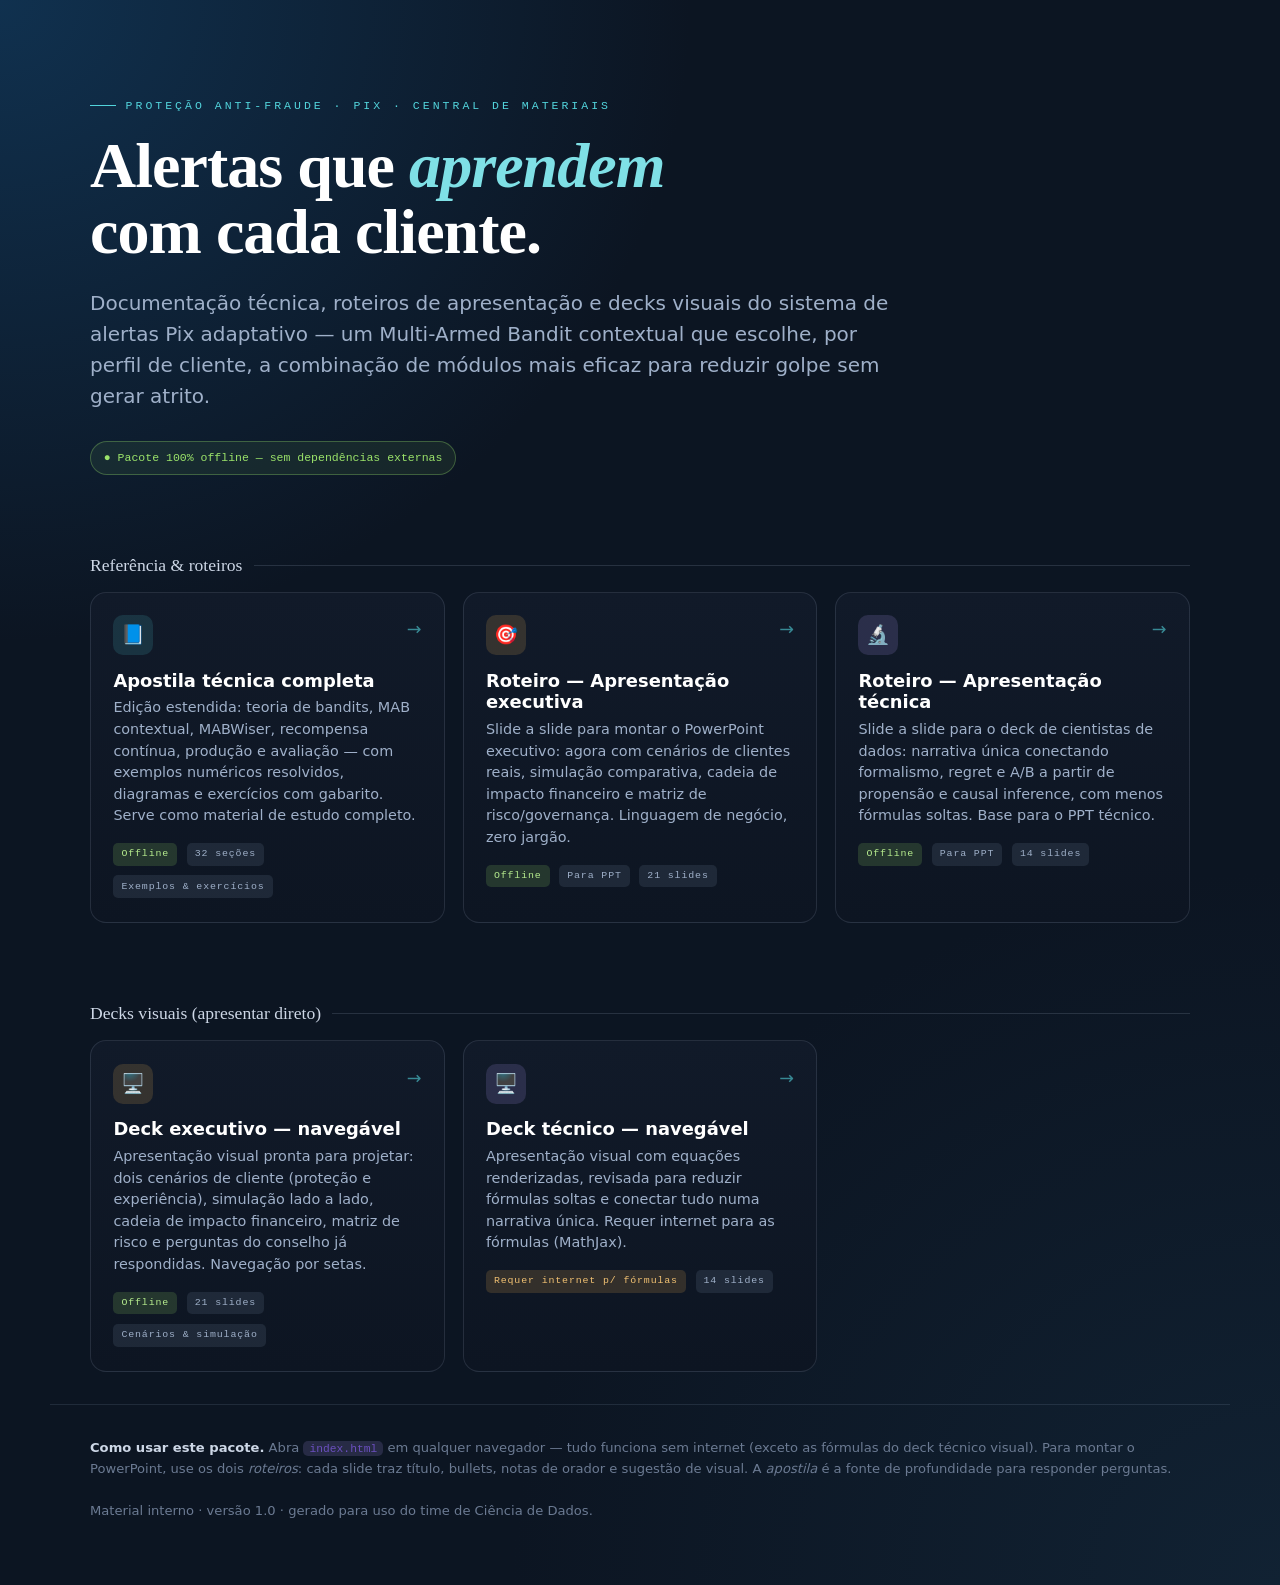
<file: index.html>
<!DOCTYPE html>
<html lang="pt-BR">
<head>
<meta charset="UTF-8">
<meta name="viewport" content="width=device-width, initial-scale=1.0">
<title>MAB Contextual · Alertas Pix Anti-Fraude — Central de Materiais</title>
<link rel="stylesheet" href="assets/style.css">
<style>
  body{background:
    radial-gradient(120% 90% at 0% 0%, #10314f 0%, transparent 45%),
    radial-gradient(120% 90% at 100% 100%, #123 0%, transparent 50%),
    #0c1522;color:#e9eef6}
  .hero{max-width:1180px;margin:0 auto;padding:clamp(3rem,8vw,6rem) clamp(1.2rem,4vw,2.5rem) 2rem}
  .eyebrow{font-family:var(--mono);font-size:.72rem;letter-spacing:.26em;text-transform:uppercase;color:#52d4dc;display:flex;gap:.6rem;align-items:center}
  .eyebrow::before{content:"";width:26px;height:1px;background:#52d4dc}
  .hero h1{font-family:var(--serif);color:#fff;font-size:clamp(2.2rem,6vw,4rem);line-height:1.04;margin:1.1rem 0 0;max-width:20ch;letter-spacing:-.015em}
  .hero h1 em{font-style:italic;color:#7fe0e6}
  .hero p{color:#9fb0c9;font-size:clamp(1rem,1.7vw,1.25rem);max-width:64ch;margin:1.4rem 0 0;line-height:1.55}
  .offline-badge{display:inline-flex;gap:.5rem;align-items:center;margin-top:1.8rem;font-family:var(--mono);font-size:.72rem;color:#9be36a;border:1px solid rgba(155,227,106,.3);background:rgba(155,227,106,.08);padding:.4rem .8rem;border-radius:999px}
  .sec{max-width:1180px;margin:0 auto;padding:1rem clamp(1.2rem,4vw,2.5rem) 2rem}
  .sec h2{font-family:var(--serif);color:#cdd7e6;font-size:1.1rem;font-weight:500;margin:2rem 0 1rem;border:none;padding:0;display:flex;align-items:center;gap:.7rem}
  .sec h2::after{content:"";flex:1;height:1px;background:rgba(159,176,201,.18)}
  .cards{display:grid;grid-template-columns:repeat(auto-fill,minmax(300px,1fr));gap:1.1rem}
  .rc{display:block;text-decoration:none;background:linear-gradient(180deg,#111a29,#0d1522);border:1px solid rgba(159,176,201,.16);
    border-radius:16px;padding:1.4rem 1.4rem 1.5rem;transition:.2s;position:relative;overflow:hidden}
  .rc:hover{border-color:rgba(82,212,220,.45);transform:translateY(-2px)}
  .rc .ic{width:40px;height:40px;border-radius:10px;display:grid;place-items:center;font-size:1.2rem;margin-bottom:.9rem}
  .rc h3{color:#fff;font-family:var(--sans);font-size:1.12rem;font-weight:650;margin:0 0 .4rem}
  .rc p{color:#9fb0c9;font-size:.9rem;margin:0;line-height:1.5}
  .rc .meta{margin-top:1rem;font-family:var(--mono);font-size:.68rem;letter-spacing:.08em;color:#6b7a92;display:flex;gap:.6rem;flex-wrap:wrap}
  .rc .go{position:absolute;top:1.4rem;right:1.4rem;color:#52d4dc;font-size:1.1rem;opacity:.6}
  .b-cyan{background:rgba(82,212,220,.14);color:#7fe0e6}
  .b-violet{background:rgba(179,156,245,.16);color:#c3b2f7}
  .b-amber{background:rgba(240,180,80,.16);color:#f0c072}
  .b-lime{background:rgba(155,227,106,.16);color:#b6ec8e}
  .tag{font-family:var(--mono);font-size:.62rem;padding:.2rem .5rem;border-radius:5px;background:rgba(159,176,201,.12);color:#9fb0c9}
  .tag.on{background:rgba(155,227,106,.16);color:#b6ec8e}
  .tag.net{background:rgba(240,180,80,.16);color:#f0c072}
  .foothub{max-width:1180px;margin:0 auto;padding:2rem clamp(1.2rem,4vw,2.5rem) 4rem;color:#6b7a92;font-size:.82rem;border-top:1px solid rgba(159,176,201,.14);line-height:1.6}
  a.inl{color:#7fe0e6}
</style>
</head>
<body>
  <header class="hero">
    <div class="eyebrow">Proteção Anti-Fraude · Pix · Central de Materiais</div>
    <h1>Alertas que <em>aprendem</em> com cada cliente.</h1>
    <p>Documentação técnica, roteiros de apresentação e decks visuais do sistema de alertas Pix adaptativo — um Multi-Armed Bandit contextual que escolhe, por perfil de cliente, a combinação de módulos mais eficaz para reduzir golpe sem gerar atrito.</p>
    <div class="offline-badge">● Pacote 100% offline — sem dependências externas</div>
  </header>

  <section class="sec">
    <h2>Referência &amp; roteiros</h2>
    <div class="cards">
      <a class="rc" href="apostila.html">
        <span class="go">→</span>
        <div class="ic b-cyan">📘</div>
        <h3>Apostila técnica completa</h3>
        <p>Edição estendida: teoria de bandits, MAB contextual, MABWiser, recompensa contínua, produção e avaliação — com exemplos numéricos resolvidos, diagramas e exercícios com gabarito. Serve como material de estudo completo.</p>
        <div class="meta"><span class="tag on">Offline</span><span class="tag">32 seções</span><span class="tag">Exemplos &amp; exercícios</span></div>
      </a>
      <a class="rc" href="roteiro-executivo.html">
        <span class="go">→</span>
        <div class="ic b-amber">🎯</div>
        <h3>Roteiro — Apresentação executiva</h3>
        <p>Slide a slide para montar o PowerPoint executivo: agora com cenários de clientes reais, simulação comparativa, cadeia de impacto financeiro e matriz de risco/governança. Linguagem de negócio, zero jargão.</p>
        <div class="meta"><span class="tag on">Offline</span><span class="tag">Para PPT</span><span class="tag">21 slides</span></div>
      </a>
      <a class="rc" href="roteiro-tecnico.html">
        <span class="go">→</span>
        <div class="ic b-violet">🔬</div>
        <h3>Roteiro — Apresentação técnica</h3>
        <p>Slide a slide para o deck de cientistas de dados: narrativa única conectando formalismo, regret e A/B a partir de propensão e causal inference, com menos fórmulas soltas. Base para o PPT técnico.</p>
        <div class="meta"><span class="tag on">Offline</span><span class="tag">Para PPT</span><span class="tag">14 slides</span></div>
      </a>
    </div>
  </section>

  <section class="sec">
    <h2>Decks visuais (apresentar direto)</h2>
    <div class="cards">
      <a class="rc" href="deck-executivo.html">
        <span class="go">→</span>
        <div class="ic b-amber">🖥️</div>
        <h3>Deck executivo — navegável</h3>
        <p>Apresentação visual pronta para projetar: dois cenários de cliente (proteção e experiência), simulação lado a lado, cadeia de impacto financeiro, matriz de risco e perguntas do conselho já respondidas. Navegação por setas.</p>
        <div class="meta"><span class="tag on">Offline</span><span class="tag">21 slides</span><span class="tag">Cenários &amp; simulação</span></div>
      </a>
      <a class="rc" href="deck-tecnico.html">
        <span class="go">→</span>
        <div class="ic b-violet">🖥️</div>
        <h3>Deck técnico — navegável</h3>
        <p>Apresentação visual com equações renderizadas, revisada para reduzir fórmulas soltas e conectar tudo numa narrativa única. Requer internet para as fórmulas (MathJax).</p>
        <div class="meta"><span class="tag net">Requer internet p/ fórmulas</span><span class="tag">14 slides</span></div>
      </a>
    </div>
  </section>

  <footer class="foothub">
    <strong style="color:#cdd7e6">Como usar este pacote.</strong> Abra <code style="background:rgba(179,156,245,.16)">index.html</code> em qualquer navegador — tudo funciona sem internet (exceto as fórmulas do deck técnico visual). Para montar o PowerPoint, use os dois <em>roteiros</em>: cada slide traz título, bullets, notas de orador e sugestão de visual. A <em>apostila</em> é a fonte de profundidade para responder perguntas.<br><br>
    Material interno · versão 1.0 · gerado para uso do time de Ciência de Dados.
  </footer>
</body>
</html>
</file>
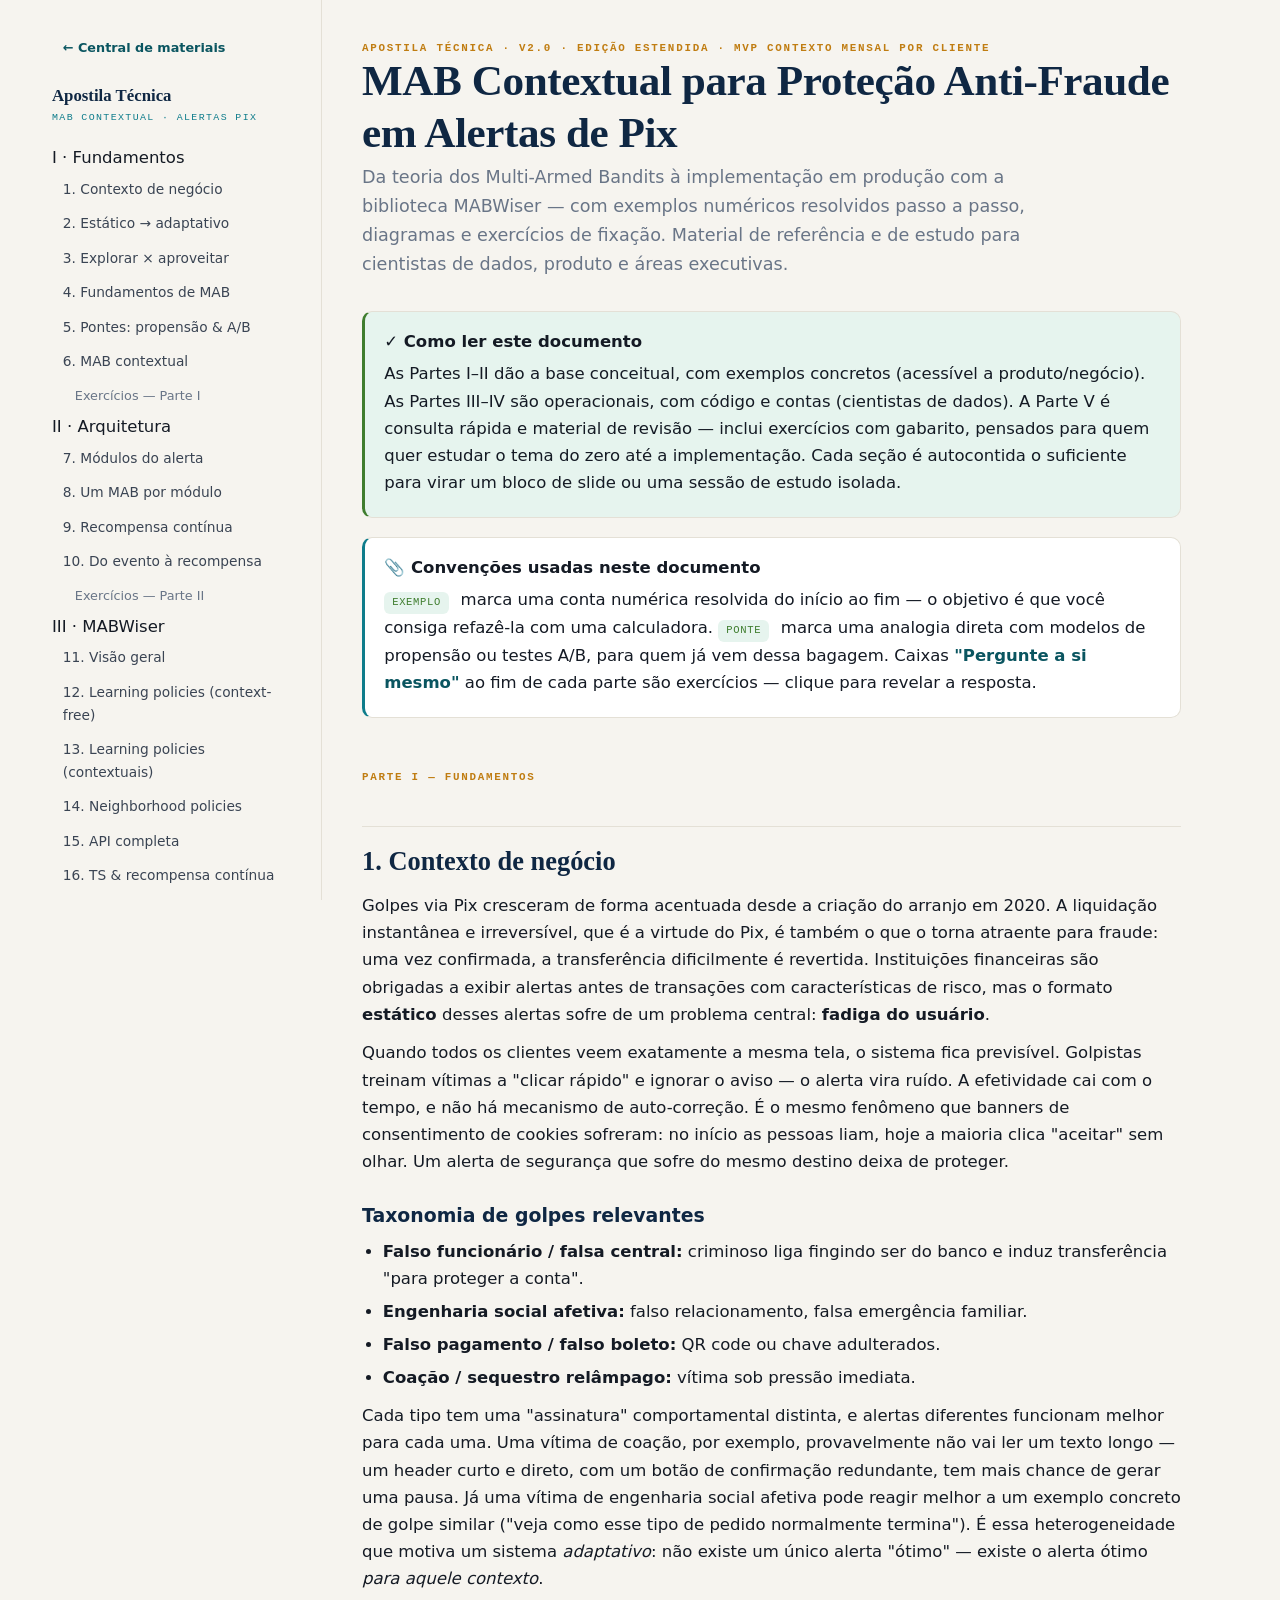
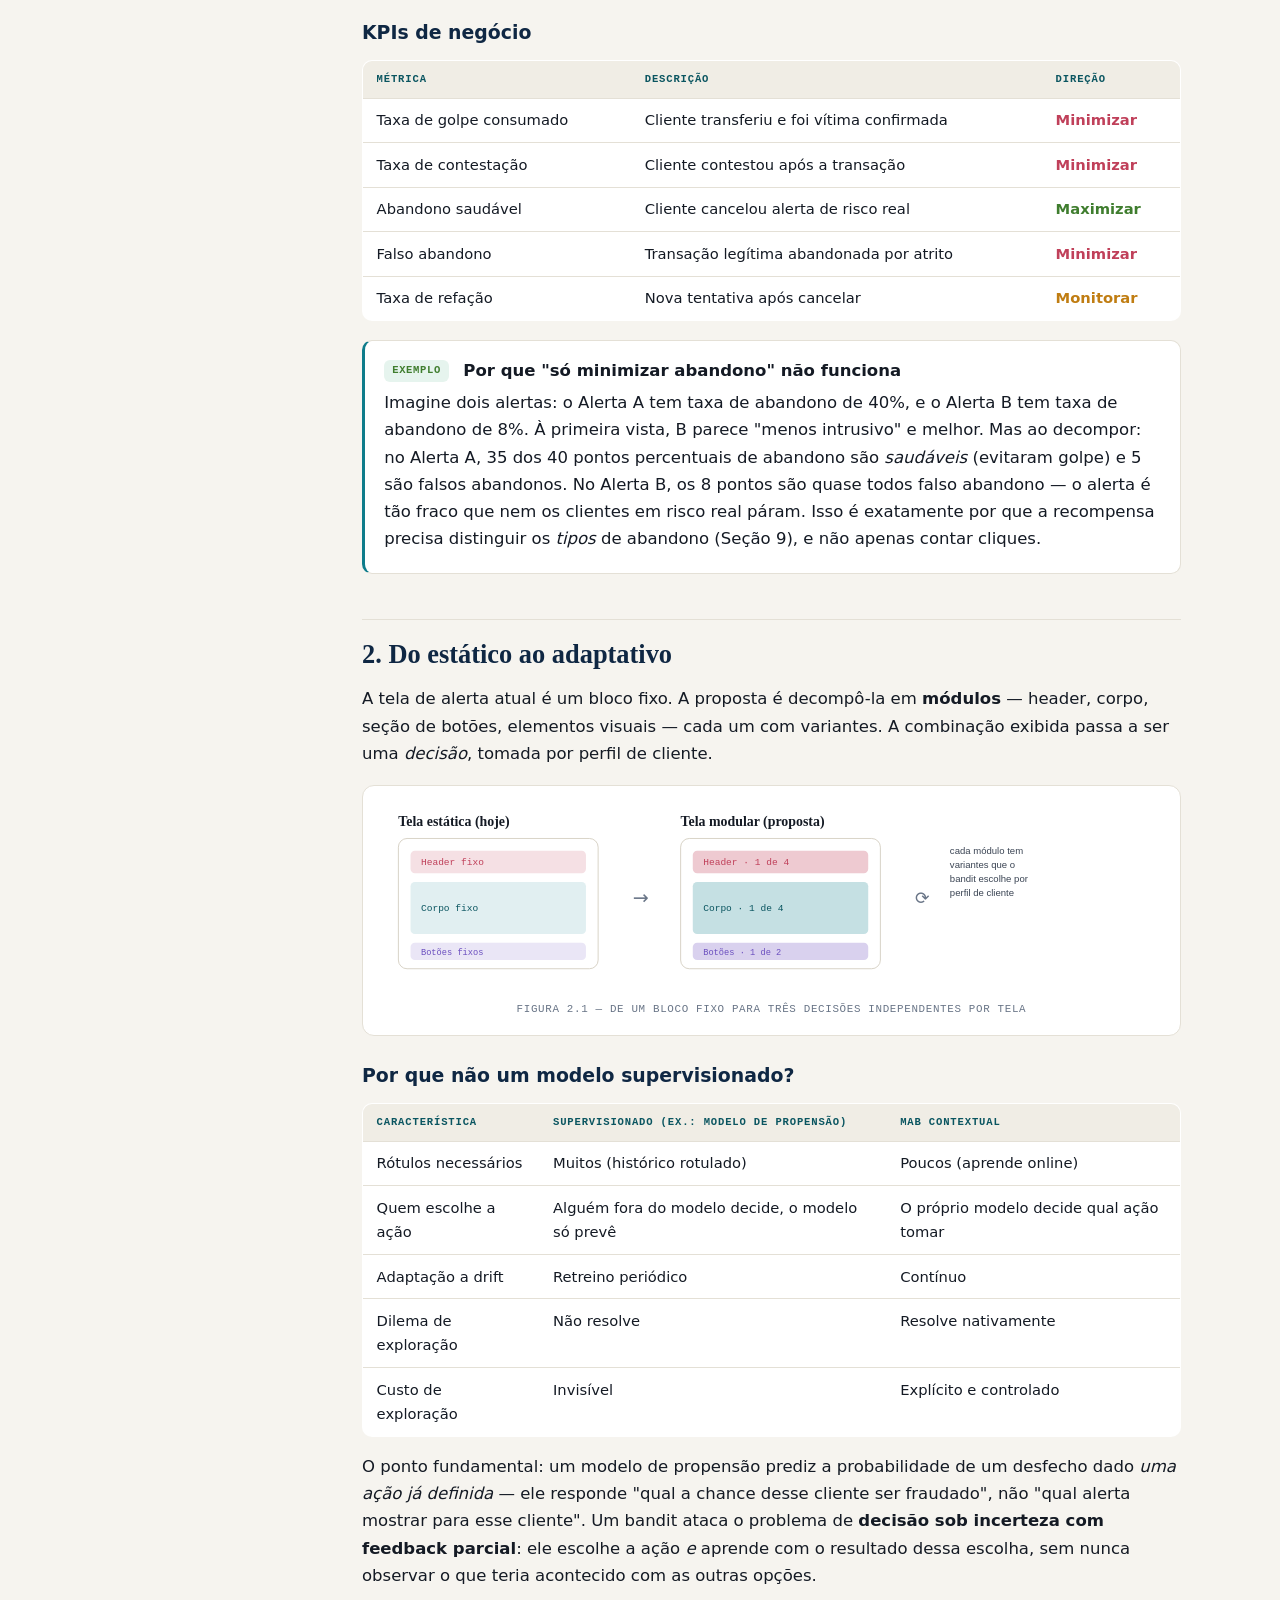
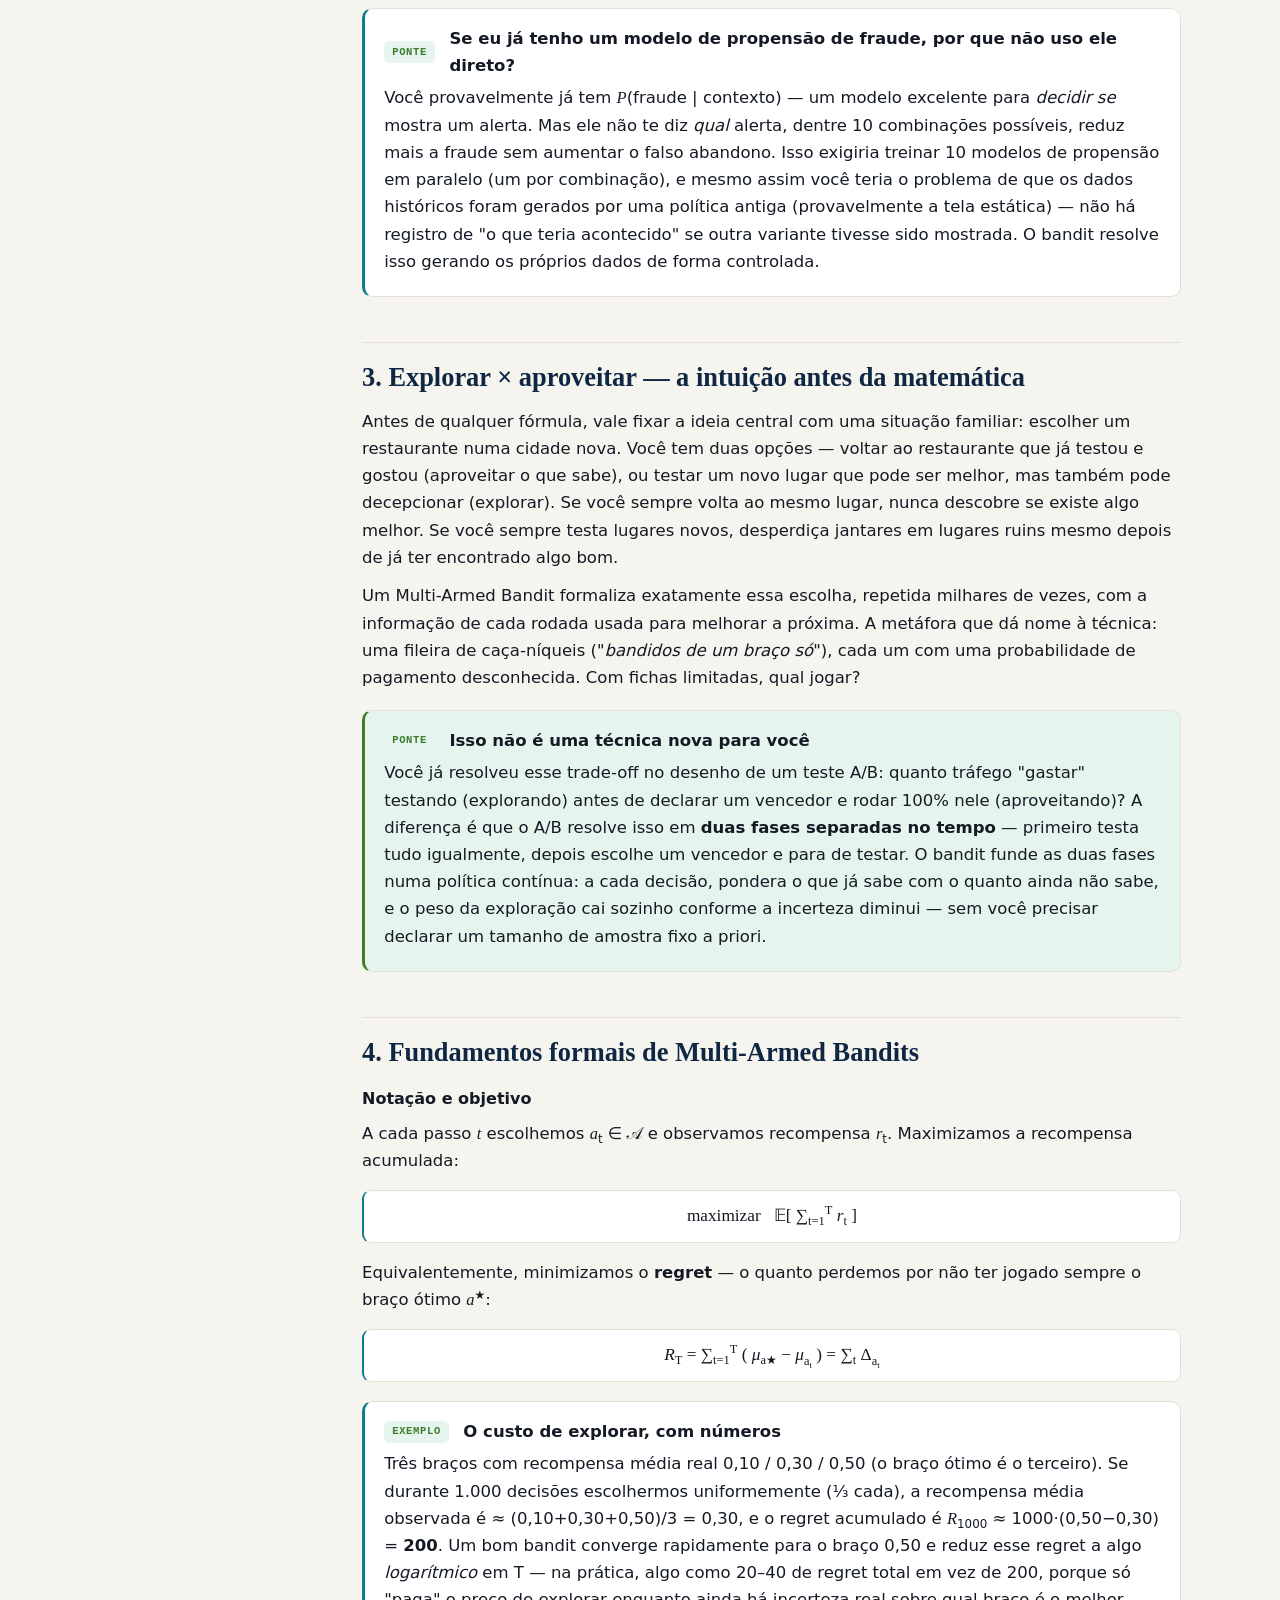
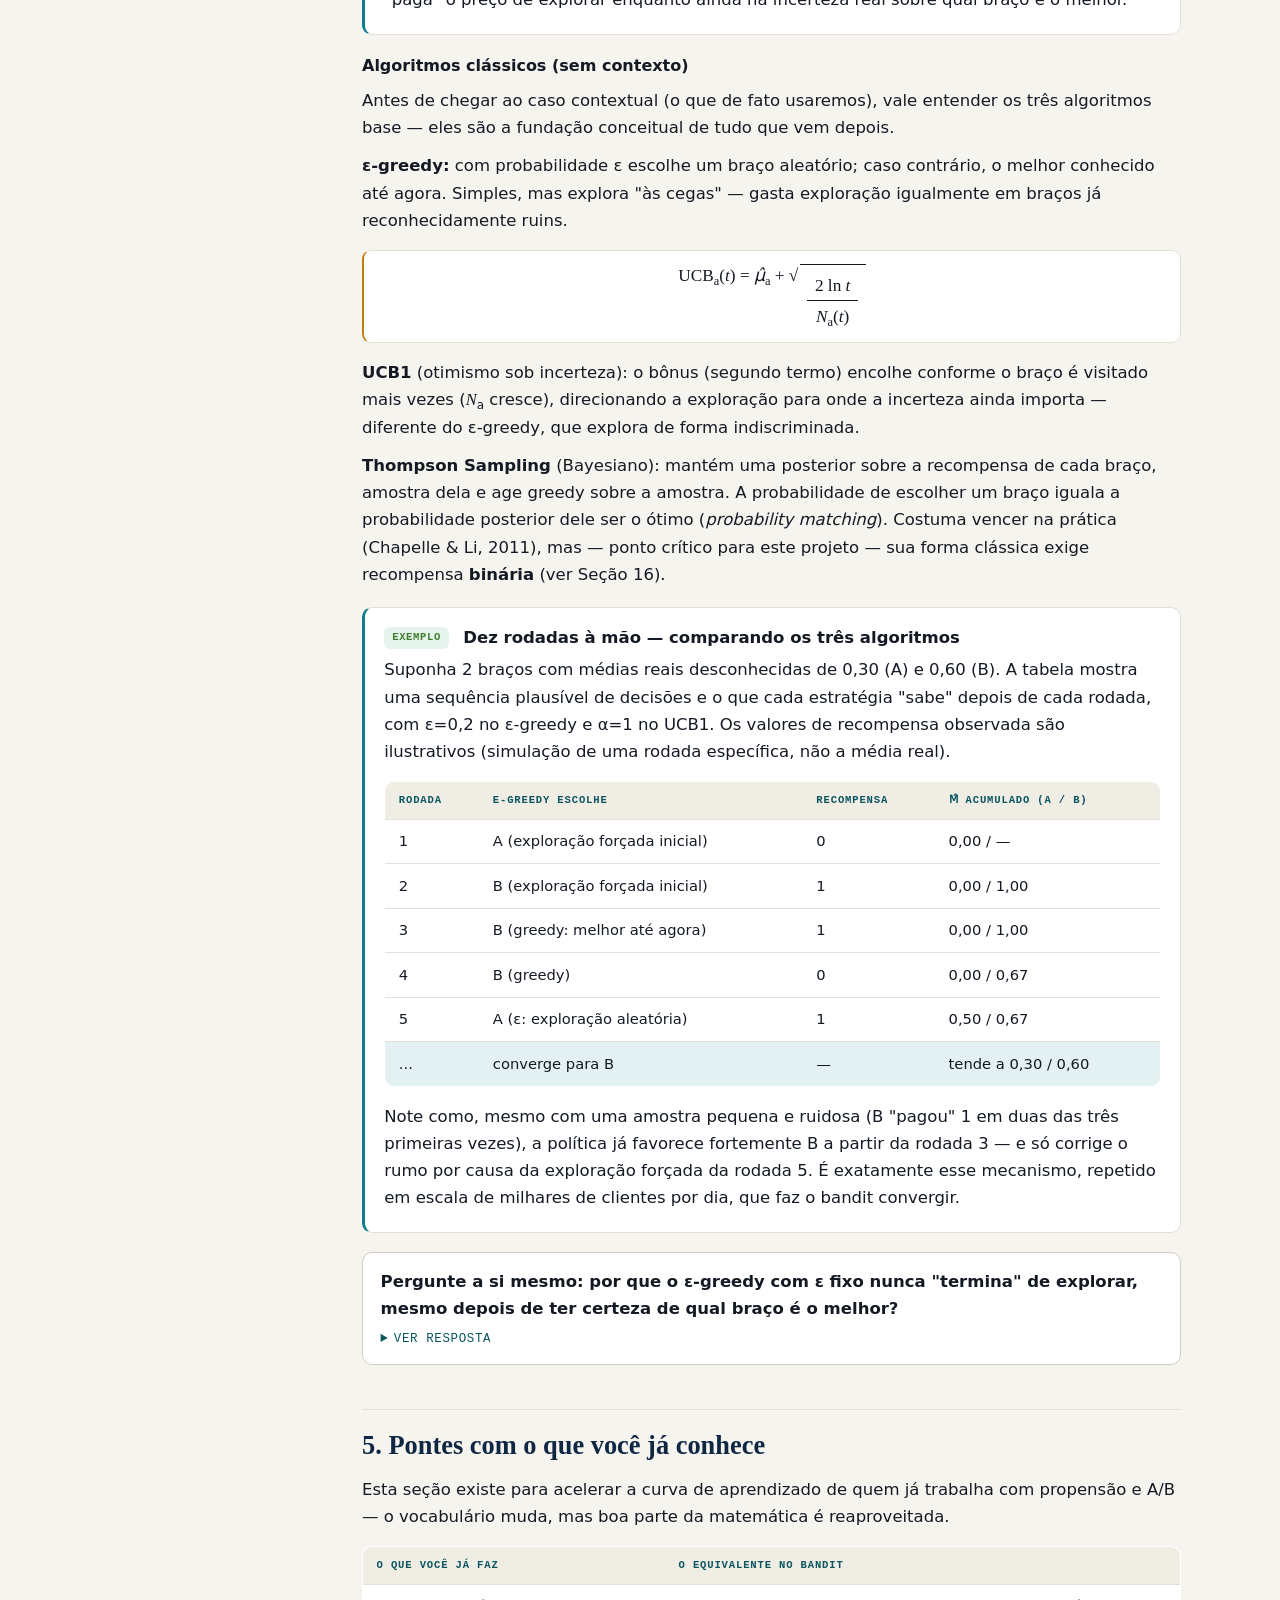
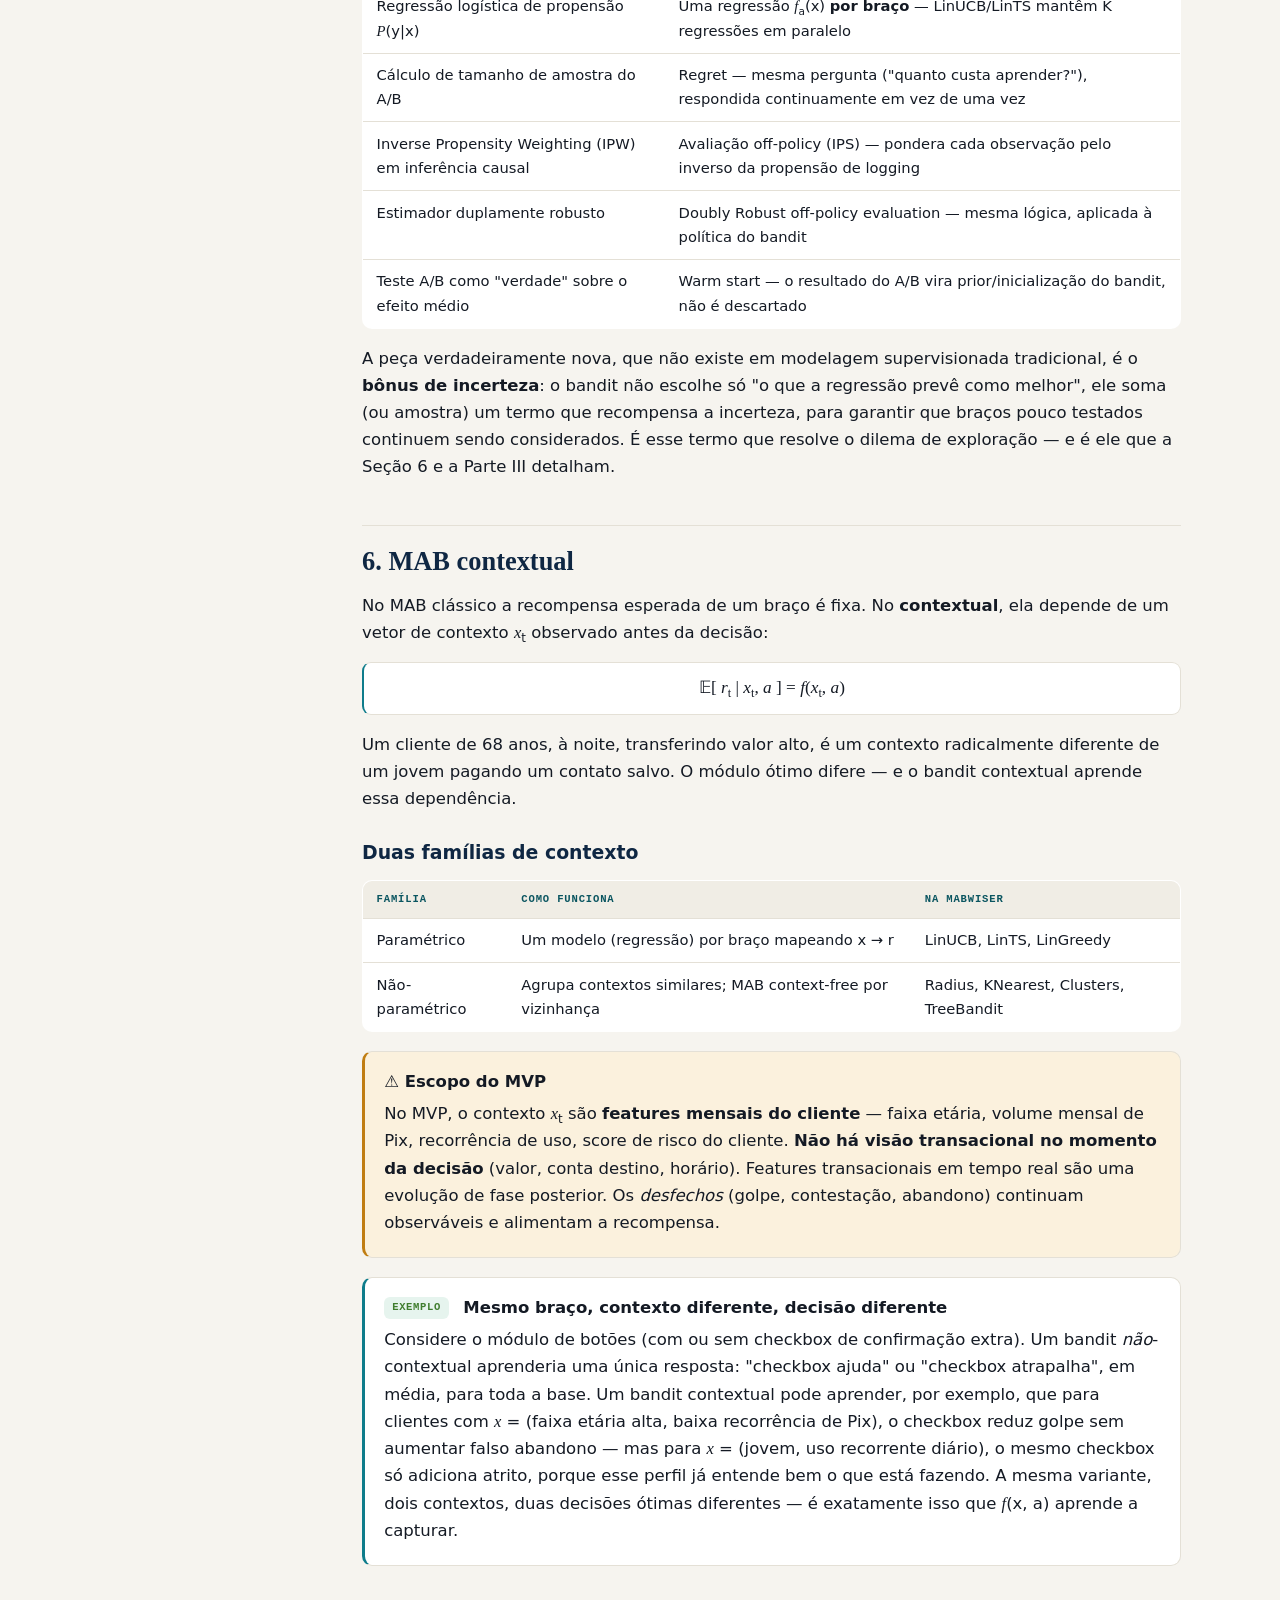
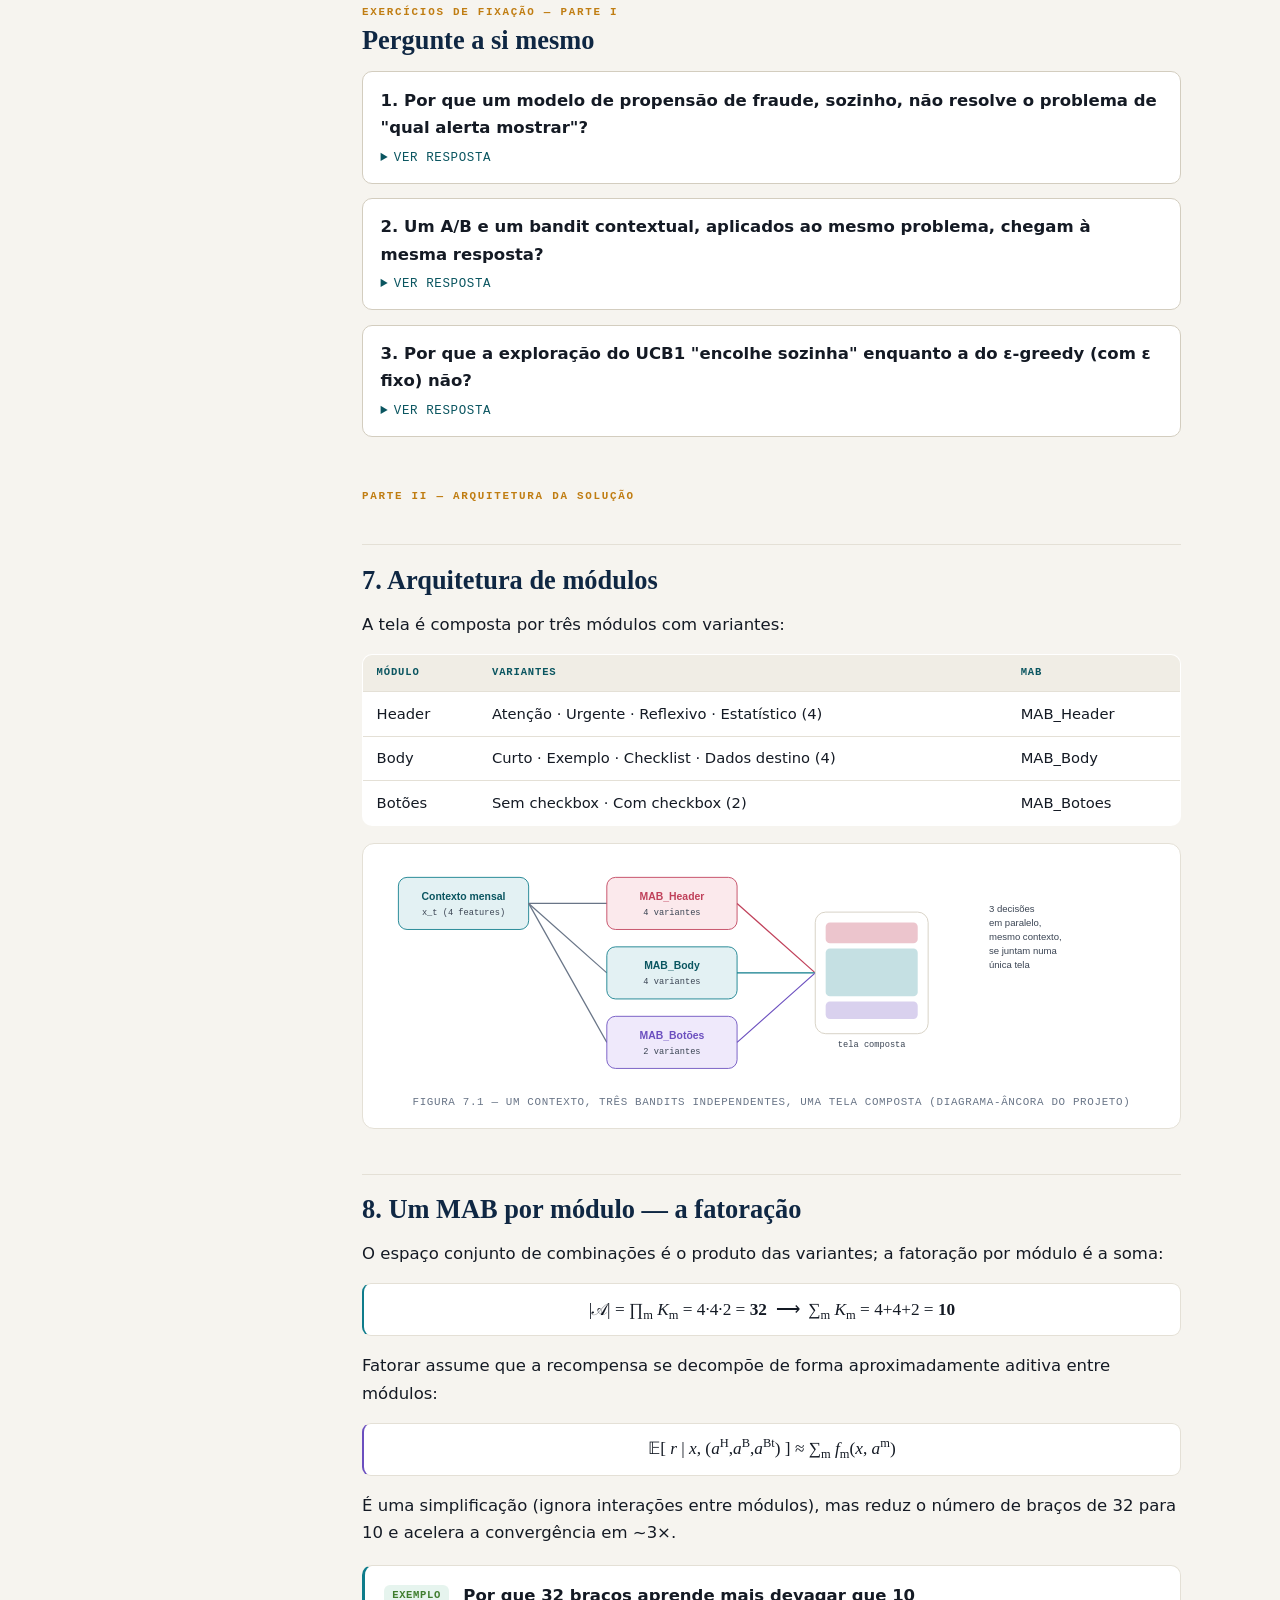
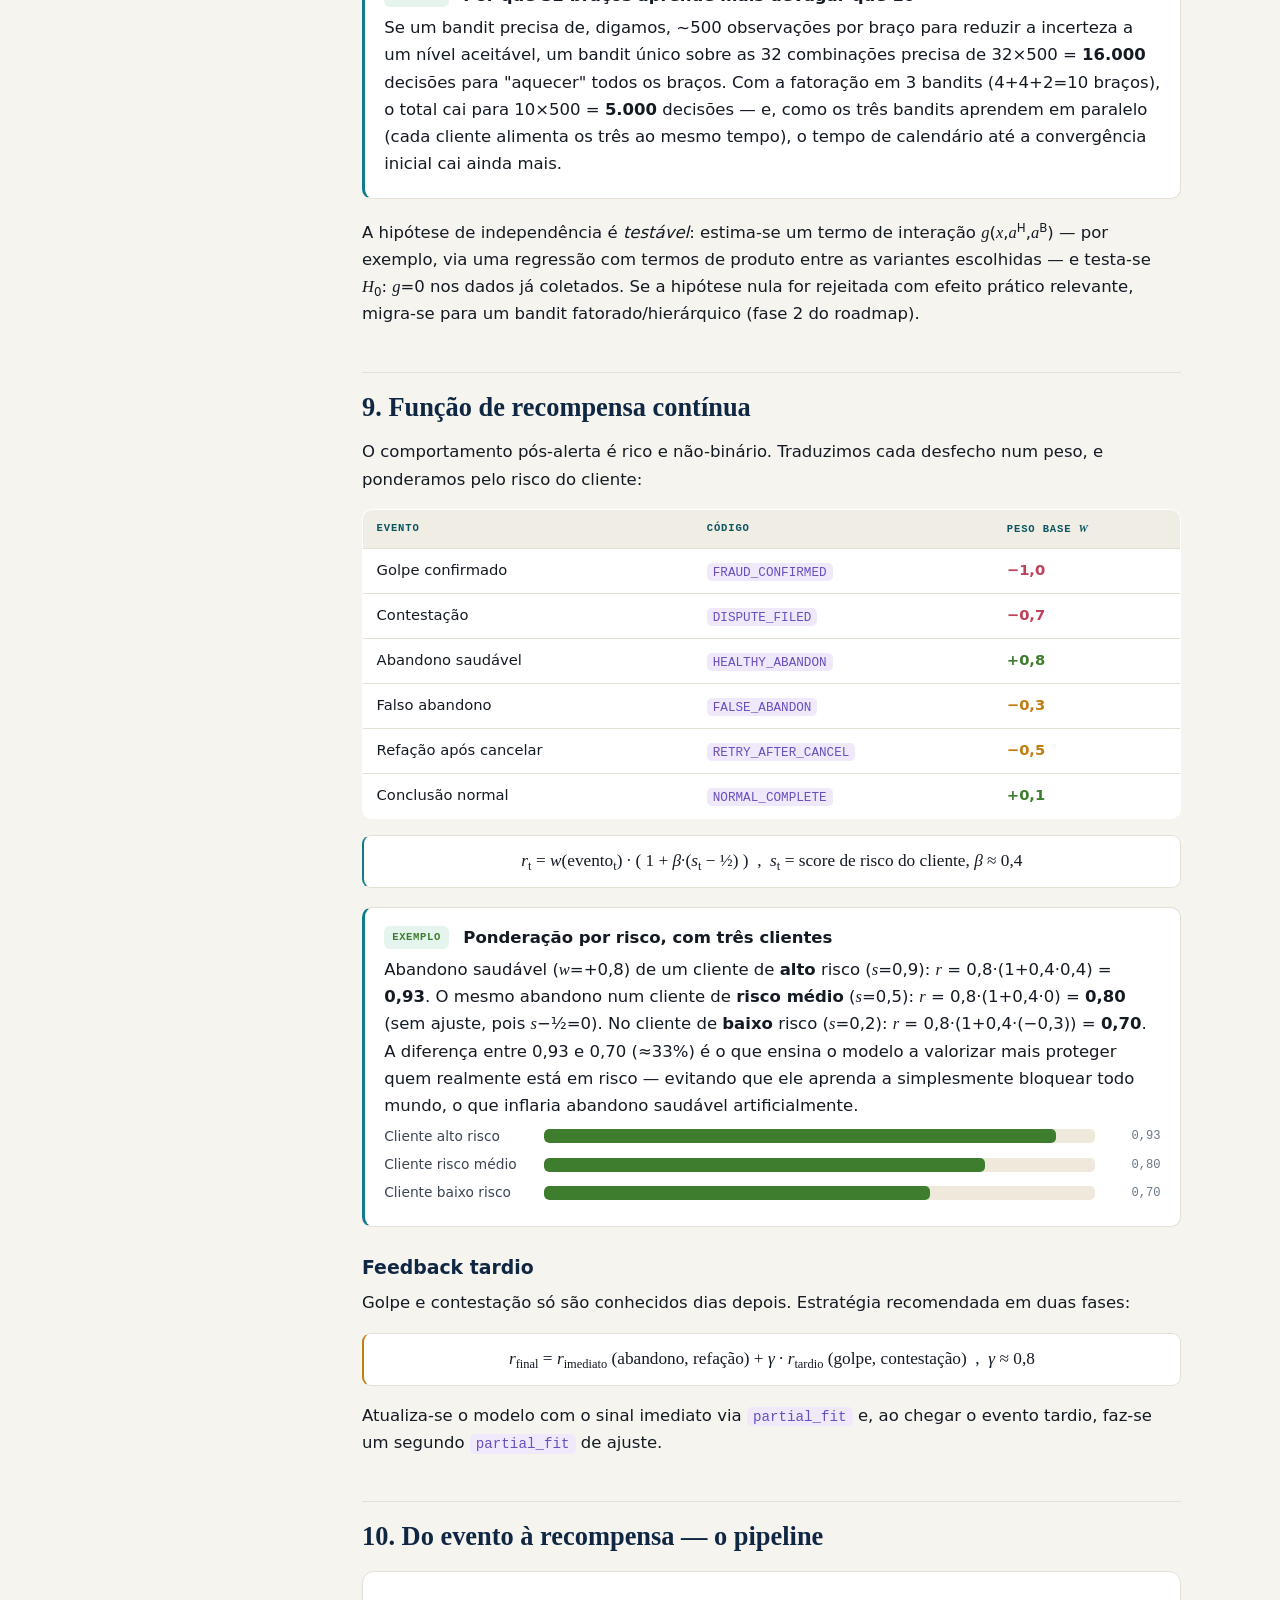
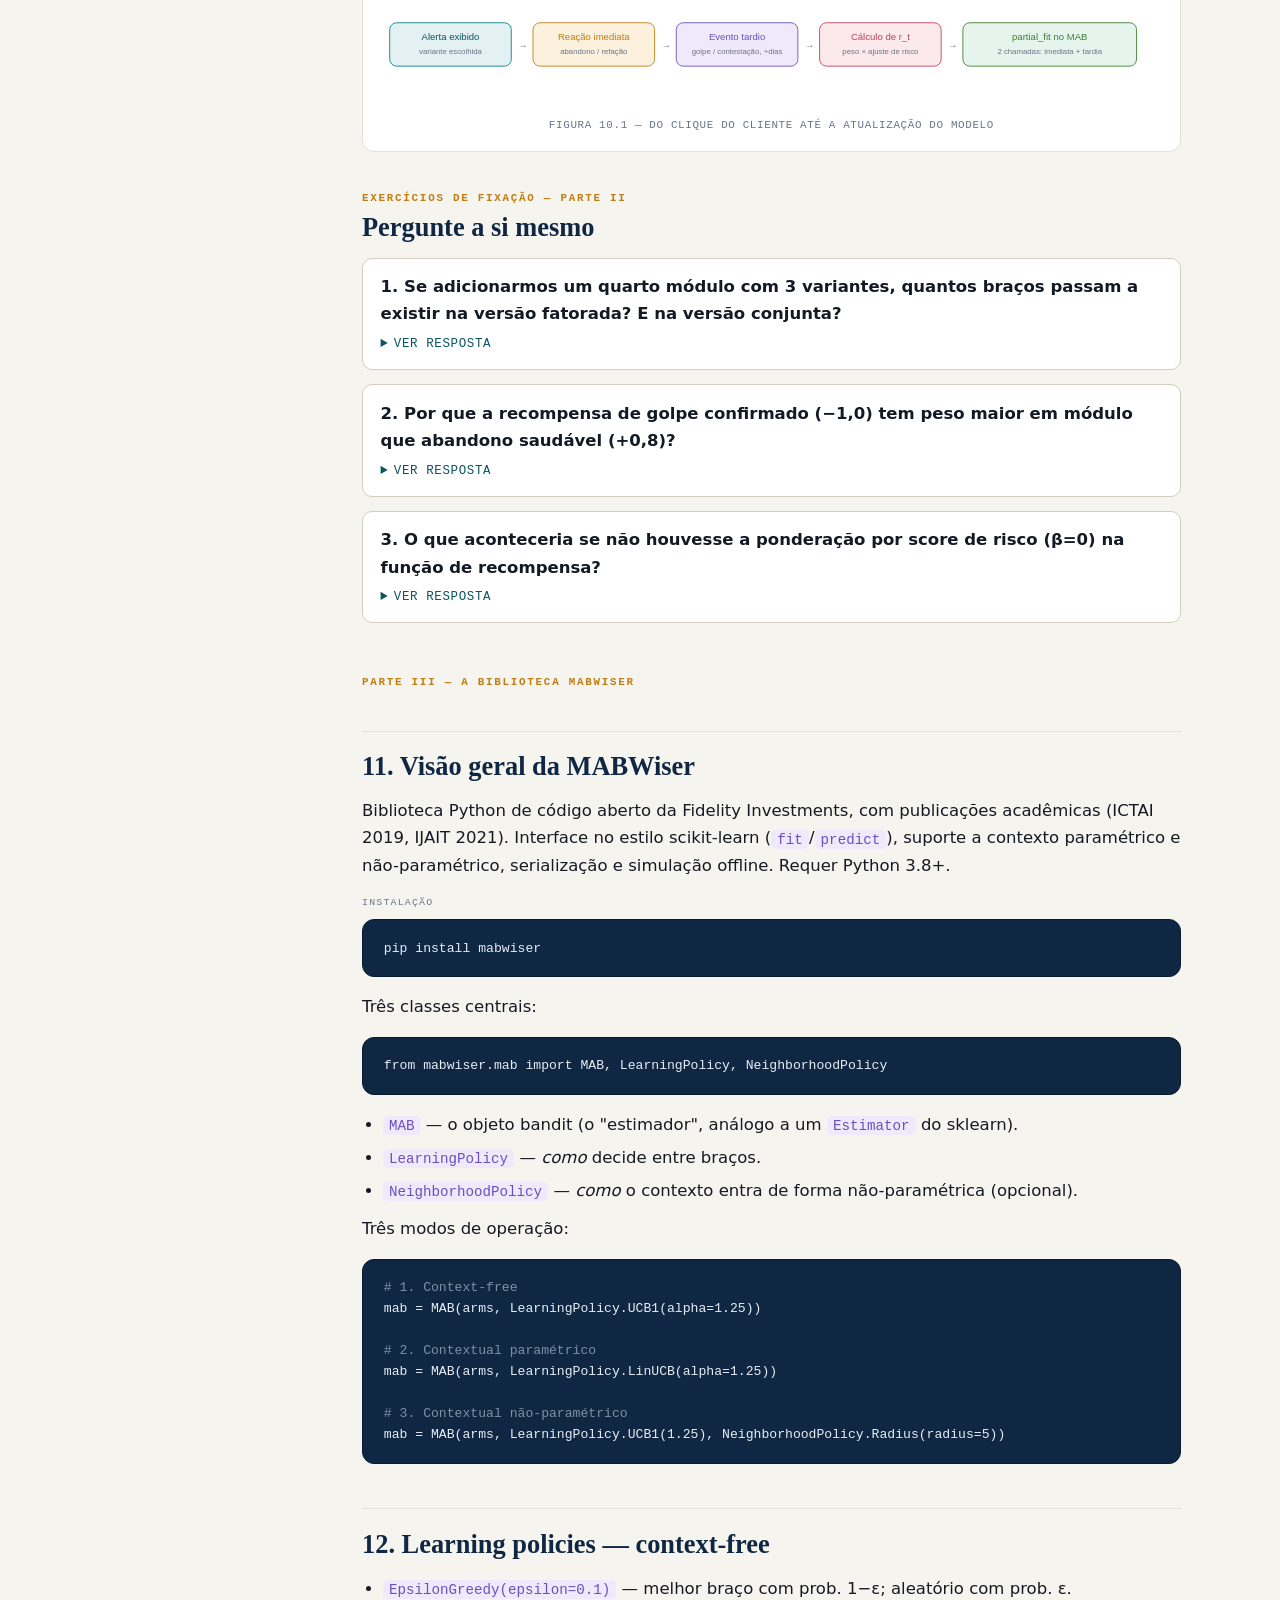
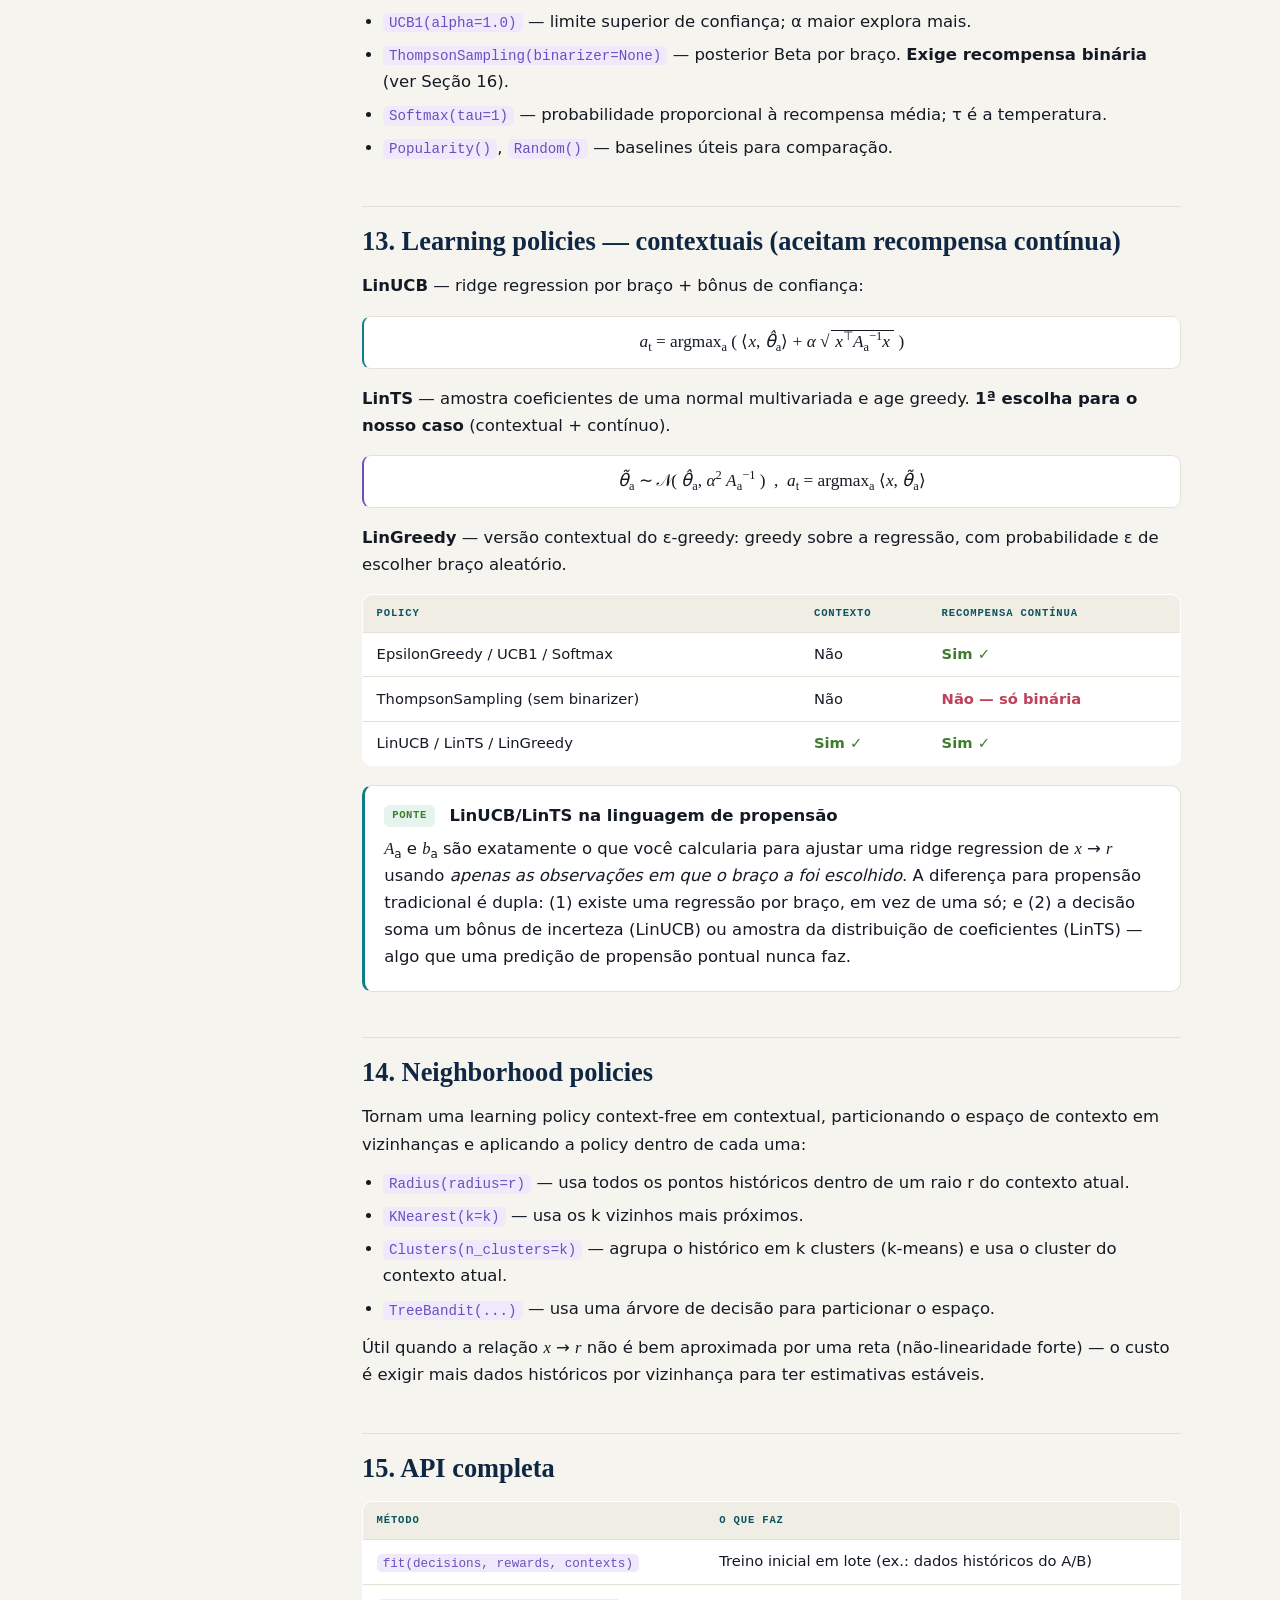
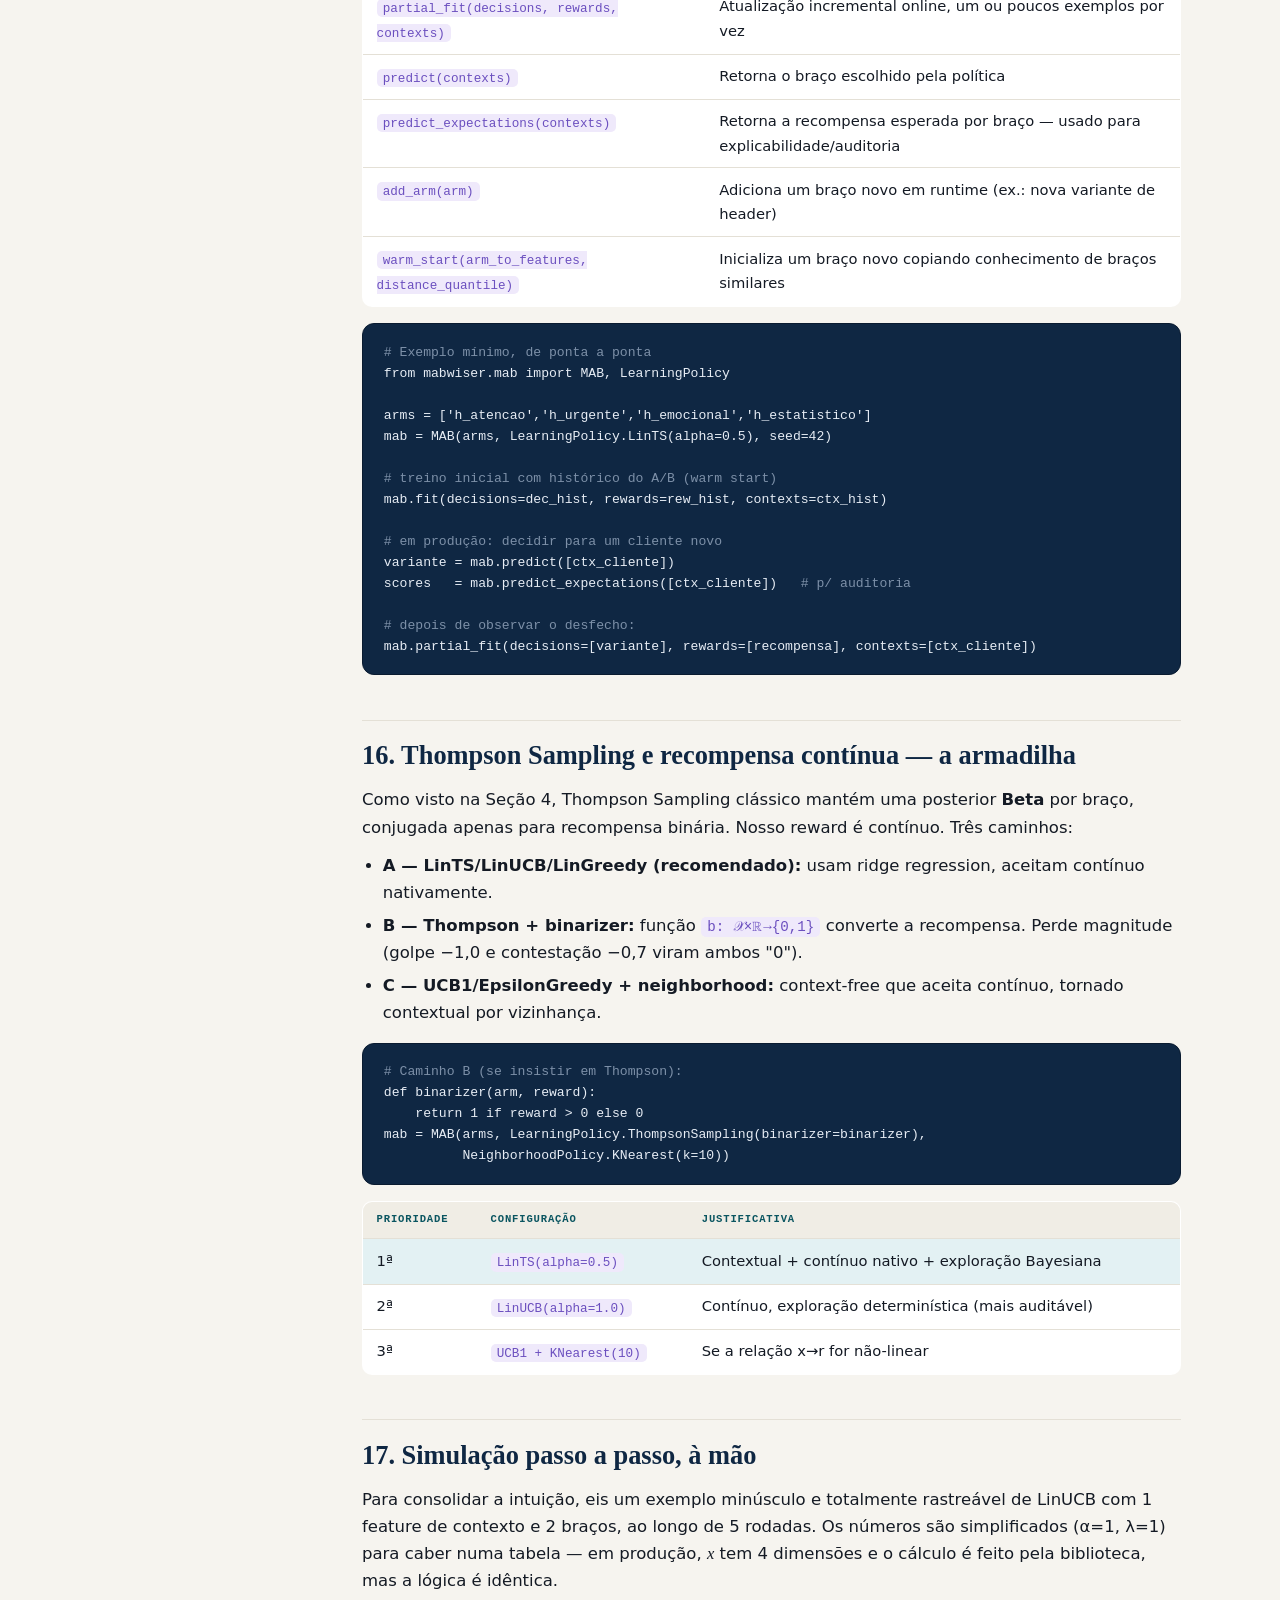
<file: apostila.html>
<!DOCTYPE html>
<html lang="pt-BR">
<head>
<meta charset="UTF-8">
<meta name="viewport" content="width=device-width, initial-scale=1.0">
<title>Apostila — MAB Contextual para Alertas Pix</title>
<link rel="stylesheet" href="assets/style.css">
<style>
  .svgwrap{background:var(--paper);border:1px solid var(--line);border-radius:12px;padding:1rem 1.1rem;margin:1.1rem 0}
  .svgwrap svg{width:100%;height:auto;display:block}
  .svgcap{font-family:var(--mono);font-size:.68rem;letter-spacing:.06em;text-transform:uppercase;color:var(--mut);margin-top:.5rem;text-align:center}
  .qbox{background:var(--paper);border:1px solid var(--line-2);border-radius:10px;padding:.9rem 1.1rem;margin:.9rem 0}
  .qbox .q{font-weight:650;margin-bottom:.4rem}
  .qbox details{margin-top:.4rem}
  .qbox summary{cursor:pointer;color:var(--cyan-ink);font-family:var(--mono);font-size:.78rem;letter-spacing:.05em;text-transform:uppercase}
  .qbox .a{margin-top:.5rem;padding-top:.5rem;border-top:1px dashed var(--line-2);font-size:.93rem;color:var(--ink-2)}
  .stepbar{display:flex;flex-wrap:wrap;gap:.4rem;margin:.8rem 0}
  .stepbar span{font-family:var(--mono);font-size:.72rem;background:var(--paper);border:1px solid var(--line-2);border-radius:7px;padding:.3rem .6rem;color:var(--ink-2)}
  .bpill{display:inline-block;font-family:var(--mono);font-size:.66rem;letter-spacing:.06em;text-transform:uppercase;background:var(--mint-bg);color:var(--lime);border-radius:6px;padding:.15rem .5rem;margin-right:.4rem}
  .checklist{list-style:none;padding-left:0;margin:.8rem 0}
  .checklist li{padding:.4rem .2rem .4rem 1.7rem;position:relative;border-bottom:1px dashed var(--line);font-size:.93rem}
  .checklist li:last-child{border-bottom:none}
  .checklist li::before{content:"☐";position:absolute;left:0;top:.4rem;color:var(--cyan-ink)}
  .barrow{display:flex;align-items:center;gap:.6rem;margin:.35rem 0;font-size:.86rem}
  .barrow .lbl{width:150px;flex:none;color:var(--ink-2)}
  .barrow .track{flex:1;background:#eee9db;border-radius:5px;height:14px;overflow:hidden}
  .barrow .fill{height:100%;border-radius:5px}
  .barrow .val{width:56px;flex:none;font-family:var(--mono);font-size:.76rem;color:var(--mut);text-align:right}
</style>
</head>
<body>
<div class="doc">
  <aside class="toc">
    <a class="home" href="index.html">← Central de materiais</a>
    <div class="brand">Apostila Técnica<small>MAB Contextual · Alertas Pix</small></div>
    <nav>
      <span class="part">I · Fundamentos</span>
      <a href="#s1">1. Contexto de negócio</a>
      <a href="#s2">2. Estático → adaptativo</a>
      <a href="#s3">3. Explorar × aproveitar</a>
      <a href="#s4">4. Fundamentos de MAB</a>
      <a href="#s5">5. Pontes: propensão &amp; A/B</a>
      <a href="#s6">6. MAB contextual</a>
      <a href="#ex1" class="sub">Exercícios — Parte I</a>
      <span class="part">II · Arquitetura</span>
      <a href="#s7">7. Módulos do alerta</a>
      <a href="#s8">8. Um MAB por módulo</a>
      <a href="#s9">9. Recompensa contínua</a>
      <a href="#s10">10. Do evento à recompensa</a>
      <a href="#ex2" class="sub">Exercícios — Parte II</a>
      <span class="part">III · MABWiser</span>
      <a href="#s11">11. Visão geral</a>
      <a href="#s12">12. Learning policies (context-free)</a>
      <a href="#s13">13. Learning policies (contextuais)</a>
      <a href="#s14">14. Neighborhood policies</a>
      <a href="#s15">15. API completa</a>
      <a href="#s16">16. TS &amp; recompensa contínua</a>
      <a href="#s17">17. Simulação passo a passo</a>
      <a href="#s18">18. O Simulator embutido</a>
      <a href="#ex3" class="sub">Exercícios — Parte III</a>
      <span class="part">IV · Produção</span>
      <a href="#s19">19. Implementação</a>
      <a href="#s20">20. Integração com o A/B</a>
      <a href="#s21">21. Exploração × exploitação</a>
      <a href="#s22">22. Não-estacionariedade</a>
      <a href="#s23">23. Pipeline de produção</a>
      <a href="#s24">24. Métricas &amp; monitoramento</a>
      <a href="#s25">25. Avaliação off-policy</a>
      <a href="#ex4" class="sub">Exercícios — Parte IV</a>
      <span class="part">V · Estudo &amp; referência</span>
      <a href="#s26">26. Estudo de caso completo</a>
      <a href="#s27">27. Checklist de implementação</a>
      <a href="#s28">28. Gabarito geral</a>
      <a href="#s29">29. FAQ — Negócio</a>
      <a href="#s30">30. FAQ — Técnico</a>
      <a href="#s31">31. Glossário</a>
      <a href="#s32">32. Referências</a>
    </nav>
  </aside>

  <main>
    <div class="tag-part" style="margin-top:0">Apostila Técnica · v2.0 · Edição estendida · MVP contexto mensal por cliente</div>
    <h1>MAB Contextual para Proteção Anti-Fraude em Alertas de Pix</h1>
    <p class="subtitle">Da teoria dos Multi-Armed Bandits à implementação em produção com a biblioteca MABWiser — com exemplos numéricos resolvidos passo a passo, diagramas e exercícios de fixação. Material de referência e de estudo para cientistas de dados, produto e áreas executivas.</p>

    <div class="callout ok">
      <div class="h">✓ Como ler este documento</div>
      <p>As Partes I–II dão a base conceitual, com exemplos concretos (acessível a produto/negócio). As Partes III–IV são operacionais, com código e contas (cientistas de dados). A Parte V é consulta rápida e material de revisão — inclui exercícios com gabarito, pensados para quem quer estudar o tema do zero até a implementação. Cada seção é autocontida o suficiente para virar um bloco de slide ou uma sessão de estudo isolada.</p>
    </div>

    <div class="callout">
      <div class="h">📎 Convenções usadas neste documento</div>
      <p><span class="bpill">exemplo</span> marca uma conta numérica resolvida do início ao fim — o objetivo é que você consiga refazê-la com uma calculadora. <span class="bpill">ponte</span> marca uma analogia direta com modelos de propensão ou testes A/B, para quem já vem dessa bagagem. Caixas <span style="color:var(--cyan-ink);font-weight:600">"Pergunte a si mesmo"</span> ao fim de cada parte são exercícios — clique para revelar a resposta.</p>
    </div>

    <!-- ============ PART I ============ -->
    <div class="tag-part">Parte I — Fundamentos</div>

    <h2 id="s1">1. Contexto de negócio</h2>
    <p>Golpes via Pix cresceram de forma acentuada desde a criação do arranjo em 2020. A liquidação instantânea e irreversível, que é a virtude do Pix, é também o que o torna atraente para fraude: uma vez confirmada, a transferência dificilmente é revertida. Instituições financeiras são obrigadas a exibir alertas antes de transações com características de risco, mas o formato <strong>estático</strong> desses alertas sofre de um problema central: <strong>fadiga do usuário</strong>.</p>
    <p>Quando todos os clientes veem exatamente a mesma tela, o sistema fica previsível. Golpistas treinam vítimas a "clicar rápido" e ignorar o aviso — o alerta vira ruído. A efetividade cai com o tempo, e não há mecanismo de auto-correção. É o mesmo fenômeno que banners de consentimento de cookies sofreram: no início as pessoas liam, hoje a maioria clica "aceitar" sem olhar. Um alerta de segurança que sofre do mesmo destino deixa de proteger.</p>

    <h3>Taxonomia de golpes relevantes</h3>
    <ul>
      <li><strong>Falso funcionário / falsa central:</strong> criminoso liga fingindo ser do banco e induz transferência "para proteger a conta".</li>
      <li><strong>Engenharia social afetiva:</strong> falso relacionamento, falsa emergência familiar.</li>
      <li><strong>Falso pagamento / falso boleto:</strong> QR code ou chave adulterados.</li>
      <li><strong>Coação / sequestro relâmpago:</strong> vítima sob pressão imediata.</li>
    </ul>
    <p>Cada tipo tem uma "assinatura" comportamental distinta, e alertas diferentes funcionam melhor para cada uma. Uma vítima de coação, por exemplo, provavelmente não vai ler um texto longo — um header curto e direto, com um botão de confirmação redundante, tem mais chance de gerar uma pausa. Já uma vítima de engenharia social afetiva pode reagir melhor a um exemplo concreto de golpe similar ("veja como esse tipo de pedido normalmente termina"). É essa heterogeneidade que motiva um sistema <em>adaptativo</em>: não existe um único alerta "ótimo" — existe o alerta ótimo <em>para aquele contexto</em>.</p>

    <h3>KPIs de negócio</h3>
    <table class="tbl">
      <tr><th>Métrica</th><th>Descrição</th><th>Direção</th></tr>
      <tr><td>Taxa de golpe consumado</td><td>Cliente transferiu e foi vítima confirmada</td><td class="r">Minimizar</td></tr>
      <tr><td>Taxa de contestação</td><td>Cliente contestou após a transação</td><td class="r">Minimizar</td></tr>
      <tr><td>Abandono saudável</td><td>Cliente cancelou alerta de risco real</td><td class="g">Maximizar</td></tr>
      <tr><td>Falso abandono</td><td>Transação legítima abandonada por atrito</td><td class="r">Minimizar</td></tr>
      <tr><td>Taxa de refação</td><td>Nova tentativa após cancelar</td><td class="y">Monitorar</td></tr>
    </table>

    <div class="callout">
      <div class="h"><span class="bpill">exemplo</span> Por que "só minimizar abandono" não funciona</div>
      <p>Imagine dois alertas: o Alerta A tem taxa de abandono de 40%, e o Alerta B tem taxa de abandono de 8%. À primeira vista, B parece "menos intrusivo" e melhor. Mas ao decompor: no Alerta A, 35 dos 40 pontos percentuais de abandono são <em>saudáveis</em> (evitaram golpe) e 5 são falsos abandonos. No Alerta B, os 8 pontos são quase todos falso abandono — o alerta é tão fraco que nem os clientes em risco real páram. Isso é exatamente por que a recompensa precisa distinguir os <em>tipos</em> de abandono (Seção 9), e não apenas contar cliques.</p>
    </div>

    <h2 id="s2">2. Do estático ao adaptativo</h2>
    <p>A tela de alerta atual é um bloco fixo. A proposta é decompô-la em <strong>módulos</strong> — header, corpo, seção de botões, elementos visuais — cada um com variantes. A combinação exibida passa a ser uma <em>decisão</em>, tomada por perfil de cliente.</p>

    <div class="svgwrap">
      <svg viewBox="0 0 900 220" xmlns="http://www.w3.org/2000/svg">
        <text x="20" y="28" font-family="ui-serif,Georgia,serif" font-size="16" font-weight="600" fill="#141a24">Tela estática (hoje)</text>
        <rect x="20" y="42" width="230" height="150" rx="10" fill="#ffffff" stroke="#d3cdbf"/>
        <rect x="34" y="56" width="202" height="26" rx="5" fill="#c0405a" opacity=".16"/>
        <text x="46" y="73" font-size="11" fill="#c0405a" font-family="ui-monospace,monospace">Header fixo</text>
        <rect x="34" y="92" width="202" height="60" rx="5" fill="#0e7c8b" opacity=".12"/>
        <text x="46" y="126" font-size="11" fill="#0a5560" font-family="ui-monospace,monospace">Corpo fixo</text>
        <rect x="34" y="162" width="202" height="20" rx="5" fill="#6b4fbf" opacity=".14"/>
        <text x="46" y="176" font-size="10" fill="#6b4fbf" font-family="ui-monospace,monospace">Botões fixos</text>
        <text x="290" y="118" font-size="22" fill="#697587">→</text>
        <text x="345" y="28" font-family="ui-serif,Georgia,serif" font-size="16" font-weight="600" fill="#141a24">Tela modular (proposta)</text>
        <rect x="345" y="42" width="230" height="150" rx="10" fill="#ffffff" stroke="#d3cdbf"/>
        <rect x="359" y="56" width="202" height="26" rx="5" fill="#c0405a" opacity=".28"/>
        <text x="371" y="73" font-size="11" fill="#c0405a" font-family="ui-monospace,monospace">Header · 1 de 4</text>
        <rect x="359" y="92" width="202" height="60" rx="5" fill="#0e7c8b" opacity=".24"/>
        <text x="371" y="126" font-size="11" fill="#0a5560" font-family="ui-monospace,monospace">Corpo · 1 de 4</text>
        <rect x="359" y="162" width="202" height="20" rx="5" fill="#6b4fbf" opacity=".26"/>
        <text x="371" y="176" font-size="10" fill="#6b4fbf" font-family="ui-monospace,monospace">Botões · 1 de 2</text>
        <text x="615" y="118" font-size="20" fill="#697587">⟳</text>
        <text x="655" y="60" font-size="11" fill="#3a4453" font-family="ui-sans-serif,sans-serif">cada módulo tem</text>
        <text x="655" y="76" font-size="11" fill="#3a4453" font-family="ui-sans-serif,sans-serif">variantes que o</text>
        <text x="655" y="92" font-size="11" fill="#3a4453" font-family="ui-sans-serif,sans-serif">bandit escolhe por</text>
        <text x="655" y="108" font-size="11" fill="#3a4453" font-family="ui-sans-serif,sans-serif">perfil de cliente</text>
      </svg>
      <div class="svgcap">Figura 2.1 — de um bloco fixo para três decisões independentes por tela</div>
    </div>

    <h3>Por que não um modelo supervisionado?</h3>
    <table class="tbl">
      <tr><th>Característica</th><th>Supervisionado (ex.: modelo de propensão)</th><th>MAB contextual</th></tr>
      <tr><td>Rótulos necessários</td><td>Muitos (histórico rotulado)</td><td>Poucos (aprende online)</td></tr>
      <tr><td>Quem escolhe a ação</td><td>Alguém fora do modelo decide, o modelo só prevê</td><td>O próprio modelo decide qual ação tomar</td></tr>
      <tr><td>Adaptação a drift</td><td>Retreino periódico</td><td>Contínuo</td></tr>
      <tr><td>Dilema de exploração</td><td>Não resolve</td><td>Resolve nativamente</td></tr>
      <tr><td>Custo de exploração</td><td>Invisível</td><td>Explícito e controlado</td></tr>
    </table>
    <p>O ponto fundamental: um modelo de propensão prediz a probabilidade de um desfecho dado <em>uma ação já definida</em> — ele responde "qual a chance desse cliente ser fraudado", não "qual alerta mostrar para esse cliente". Um bandit ataca o problema de <strong>decisão sob incerteza com feedback parcial</strong>: ele escolhe a ação <em>e</em> aprende com o resultado dessa escolha, sem nunca observar o que teria acontecido com as outras opções.</p>

    <div class="callout">
      <div class="h"><span class="bpill">ponte</span> Se eu já tenho um modelo de propensão de fraude, por que não uso ele direto?</div>
      <p>Você provavelmente já tem <span class="m">P</span>(fraude | contexto) — um modelo excelente para <em>decidir se</em> mostra um alerta. Mas ele não te diz <em>qual</em> alerta, dentre 10 combinações possíveis, reduz mais a fraude sem aumentar o falso abandono. Isso exigiria treinar 10 modelos de propensão em paralelo (um por combinação), e mesmo assim você teria o problema de que os dados históricos foram gerados por uma política antiga (provavelmente a tela estática) — não há registro de "o que teria acontecido" se outra variante tivesse sido mostrada. O bandit resolve isso gerando os próprios dados de forma controlada.</p>
    </div>

    <h2 id="s3">3. Explorar × aproveitar — a intuição antes da matemática</h2>
    <p>Antes de qualquer fórmula, vale fixar a ideia central com uma situação familiar: escolher um restaurante numa cidade nova. Você tem duas opções — voltar ao restaurante que já testou e gostou (aproveitar o que sabe), ou testar um novo lugar que pode ser melhor, mas também pode decepcionar (explorar). Se você sempre volta ao mesmo lugar, nunca descobre se existe algo melhor. Se você sempre testa lugares novos, desperdiça jantares em lugares ruins mesmo depois de já ter encontrado algo bom.</p>
    <p>Um Multi-Armed Bandit formaliza exatamente essa escolha, repetida milhares de vezes, com a informação de cada rodada usada para melhorar a próxima. A metáfora que dá nome à técnica: uma fileira de caça-níqueis ("<em>bandidos de um braço só</em>"), cada um com uma probabilidade de pagamento desconhecida. Com fichas limitadas, qual jogar?</p>

    <div class="callout ok">
      <div class="h"><span class="bpill">ponte</span> Isso não é uma técnica nova para você</div>
      <p>Você já resolveu esse trade-off no desenho de um teste A/B: quanto tráfego "gastar" testando (explorando) antes de declarar um vencedor e rodar 100% nele (aproveitando)? A diferença é que o A/B resolve isso em <strong>duas fases separadas no tempo</strong> — primeiro testa tudo igualmente, depois escolhe um vencedor e para de testar. O bandit funde as duas fases numa política contínua: a cada decisão, pondera o que já sabe com o quanto ainda não sabe, e o peso da exploração cai sozinho conforme a incerteza diminui — sem você precisar declarar um tamanho de amostra fixo a priori.</p>
    </div>

    <h2 id="s4">4. Fundamentos formais de Multi-Armed Bandits</h2>
    <h4>Notação e objetivo</h4>
    <p>A cada passo <span class="m">t</span> escolhemos <span class="m">a</span><sub>t</sub> ∈ 𝒜 e observamos recompensa <span class="m">r</span><sub>t</sub>. Maximizamos a recompensa acumulada:</p>
    <div class="eq">maximizar &nbsp; 𝔼[ <span class="op">∑</span><sub>t=1</sub><sup>T</sup> <span class="m">r</span><sub>t</sub> ]</div>
    <p>Equivalentemente, minimizamos o <strong>regret</strong> — o quanto perdemos por não ter jogado sempre o braço ótimo <span class="m">a</span><sup>★</sup>:</p>
    <div class="eq"><span class="m">R</span><sub>T</sub> = <span class="op">∑</span><sub>t=1</sub><sup>T</sup> ( <span class="m">μ</span><sub>a★</sub> − <span class="m">μ</span><sub>a<sub>t</sub></sub> ) = <span class="op">∑</span><sub>t</sub> Δ<sub>a<sub>t</sub></sub></div>

    <div class="callout">
      <div class="h"><span class="bpill">exemplo</span> O custo de explorar, com números</div>
      <p>Três braços com recompensa média real 0,10 / 0,30 / 0,50 (o braço ótimo é o terceiro). Se durante 1.000 decisões escolhermos uniformemente (⅓ cada), a recompensa média observada é ≈ (0,10+0,30+0,50)/3 = 0,30, e o regret acumulado é <span class="m">R</span><sub>1000</sub> ≈ 1000·(0,50−0,30) = <strong>200</strong>. Um bom bandit converge rapidamente para o braço 0,50 e reduz esse regret a algo <em>logarítmico</em> em T — na prática, algo como 20–40 de regret total em vez de 200, porque só "paga" o preço de explorar enquanto ainda há incerteza real sobre qual braço é o melhor.</p>
    </div>

    <h4>Algoritmos clássicos (sem contexto)</h4>
    <p>Antes de chegar ao caso contextual (o que de fato usaremos), vale entender os três algoritmos base — eles são a fundação conceitual de tudo que vem depois.</p>
    <p><strong>ε-greedy:</strong> com probabilidade ε escolhe um braço aleatório; caso contrário, o melhor conhecido até agora. Simples, mas explora "às cegas" — gasta exploração igualmente em braços já reconhecidamente ruins.</p>
    <div class="eq a"><span class="op">UCB</span><sub>a</sub>(<span class="m">t</span>) = <span class="m">μ̂</span><sub>a</sub> + <span class="op">√</span><span class="rad"><span class="frac"><span class="n">2 ln <span class="m">t</span></span><span class="d"><span class="m">N</span><sub>a</sub>(<span class="m">t</span>)</span></span></span></div>
    <p><strong>UCB1</strong> (otimismo sob incerteza): o bônus (segundo termo) encolhe conforme o braço é visitado mais vezes (<span class="m">N</span><sub>a</sub> cresce), direcionando a exploração para onde a incerteza ainda importa — diferente do ε-greedy, que explora de forma indiscriminada.</p>
    <p><strong>Thompson Sampling</strong> (Bayesiano): mantém uma posterior sobre a recompensa de cada braço, amostra dela e age greedy sobre a amostra. A probabilidade de escolher um braço iguala a probabilidade posterior dele ser o ótimo (<em>probability matching</em>). Costuma vencer na prática (Chapelle &amp; Li, 2011), mas — ponto crítico para este projeto — sua forma clássica exige recompensa <strong>binária</strong> (ver Seção 16).</p>

    <div class="callout">
      <div class="h"><span class="bpill">exemplo</span> Dez rodadas à mão — comparando os três algoritmos</div>
      <p>Suponha 2 braços com médias reais desconhecidas de 0,30 (A) e 0,60 (B). A tabela mostra uma sequência plausível de decisões e o que cada estratégia "sabe" depois de cada rodada, com ε=0,2 no ε-greedy e α=1 no UCB1. Os valores de recompensa observada são ilustrativos (simulação de uma rodada específica, não a média real).</p>
      <table class="tbl">
        <tr><th>Rodada</th><th>ε-greedy escolhe</th><th>Recompensa</th><th>μ̂ acumulado (A / B)</th></tr>
        <tr><td>1</td><td>A (exploração forçada inicial)</td><td>0</td><td>0,00 / —</td></tr>
        <tr><td>2</td><td>B (exploração forçada inicial)</td><td>1</td><td>0,00 / 1,00</td></tr>
        <tr><td>3</td><td>B (greedy: melhor até agora)</td><td>1</td><td>0,00 / 1,00</td></tr>
        <tr><td>4</td><td>B (greedy)</td><td>0</td><td>0,00 / 0,67</td></tr>
        <tr><td>5</td><td>A (ε: exploração aleatória)</td><td>1</td><td>0,50 / 0,67</td></tr>
        <tr class="hi"><td>...</td><td>converge para B</td><td>—</td><td>tende a 0,30 / 0,60</td></tr>
      </table>
      <p>Note como, mesmo com uma amostra pequena e ruidosa (B "pagou" 1 em duas das três primeiras vezes), a política já favorece fortemente B a partir da rodada 3 — e só corrige o rumo por causa da exploração forçada da rodada 5. É exatamente esse mecanismo, repetido em escala de milhares de clientes por dia, que faz o bandit convergir.</p>
    </div>

    <div class="qbox">
      <div class="q">Pergunte a si mesmo: por que o ε-greedy com ε fixo nunca "termina" de explorar, mesmo depois de ter certeza de qual braço é o melhor?</div>
      <details><summary>Ver resposta</summary><div class="a">Porque a probabilidade de exploração ε é uma constante, independente do quanto já se aprendeu. Mesmo depois de 10 mil rodadas com o braço ótimo claramente identificado, o algoritmo ainda vai escolher aleatoriamente com probabilidade ε — desperdiçando decisões. Isso é o que causa o regret Θ(T) (linear) do ε-greedy com ε fixo: um custo constante por decisão, para sempre. UCB1 e Thompson Sampling não têm esse problema porque a exploração decai naturalmente com a certeza acumulada.</div></details>
    </div>

    <h2 id="s5">5. Pontes com o que você já conhece</h2>
    <p>Esta seção existe para acelerar a curva de aprendizado de quem já trabalha com propensão e A/B — o vocabulário muda, mas boa parte da matemática é reaproveitada.</p>
    <table class="tbl">
      <tr><th>O que você já faz</th><th>O equivalente no bandit</th></tr>
      <tr><td>Regressão logística de propensão <span class="m">P</span>(y|x)</td><td>Uma regressão <span class="m">f</span><sub>a</sub>(x) <strong>por braço</strong> — LinUCB/LinTS mantêm K regressões em paralelo</td></tr>
      <tr><td>Cálculo de tamanho de amostra do A/B</td><td>Regret — mesma pergunta ("quanto custa aprender?"), respondida continuamente em vez de uma vez</td></tr>
      <tr><td>Inverse Propensity Weighting (IPW) em inferência causal</td><td>Avaliação off-policy (IPS) — pondera cada observação pelo inverso da propensão de logging</td></tr>
      <tr><td>Estimador duplamente robusto</td><td>Doubly Robust off-policy evaluation — mesma lógica, aplicada à política do bandit</td></tr>
      <tr><td>Teste A/B como "verdade" sobre o efeito médio</td><td>Warm start — o resultado do A/B vira prior/inicialização do bandit, não é descartado</td></tr>
    </table>
    <p>A peça verdadeiramente nova, que não existe em modelagem supervisionada tradicional, é o <strong>bônus de incerteza</strong>: o bandit não escolhe só "o que a regressão prevê como melhor", ele soma (ou amostra) um termo que recompensa a incerteza, para garantir que braços pouco testados continuem sendo considerados. É esse termo que resolve o dilema de exploração — e é ele que a Seção 6 e a Parte III detalham.</p>

    <h2 id="s6">6. MAB contextual</h2>
    <p>No MAB clássico a recompensa esperada de um braço é fixa. No <strong>contextual</strong>, ela depende de um vetor de contexto <span class="m">x</span><sub>t</sub> observado antes da decisão:</p>
    <div class="eq">𝔼[ <span class="m">r</span><sub>t</sub> | <span class="m">x</span><sub>t</sub>, <span class="m">a</span> ] = <span class="m">f</span>(<span class="m">x</span><sub>t</sub>, <span class="m">a</span>)</div>
    <p>Um cliente de 68 anos, à noite, transferindo valor alto, é um contexto radicalmente diferente de um jovem pagando um contato salvo. O módulo ótimo difere — e o bandit contextual aprende essa dependência.</p>

    <h3>Duas famílias de contexto</h3>
    <table class="tbl">
      <tr><th>Família</th><th>Como funciona</th><th>Na MABWiser</th></tr>
      <tr><td>Paramétrico</td><td>Um modelo (regressão) por braço mapeando x → r</td><td>LinUCB, LinTS, LinGreedy</td></tr>
      <tr><td>Não-paramétrico</td><td>Agrupa contextos similares; MAB context-free por vizinhança</td><td>Radius, KNearest, Clusters, TreeBandit</td></tr>
    </table>

    <div class="callout warn">
      <div class="h">⚠ Escopo do MVP</div>
      <p>No MVP, o contexto <span class="m">x</span><sub>t</sub> são <strong>features mensais do cliente</strong> — faixa etária, volume mensal de Pix, recorrência de uso, score de risco do cliente. <strong>Não há visão transacional no momento da decisão</strong> (valor, conta destino, horário). Features transacionais em tempo real são uma evolução de fase posterior. Os <em>desfechos</em> (golpe, contestação, abandono) continuam observáveis e alimentam a recompensa.</p>
    </div>

    <div class="callout">
      <div class="h"><span class="bpill">exemplo</span> Mesmo braço, contexto diferente, decisão diferente</div>
      <p>Considere o módulo de botões (com ou sem checkbox de confirmação extra). Um bandit <em>não</em>-contextual aprenderia uma única resposta: "checkbox ajuda" ou "checkbox atrapalha", em média, para toda a base. Um bandit contextual pode aprender, por exemplo, que para clientes com <span class="m">x</span> = (faixa etária alta, baixa recorrência de Pix), o checkbox reduz golpe sem aumentar falso abandono — mas para <span class="m">x</span> = (jovem, uso recorrente diário), o mesmo checkbox só adiciona atrito, porque esse perfil já entende bem o que está fazendo. A mesma variante, dois contextos, duas decisões ótimas diferentes — é exatamente isso que <span class="m">f</span>(x, a) aprende a capturar.</p>
    </div>

    <div class="tag-part" style="margin-top:2.4rem">Exercícios de fixação — Parte I</div>
    <h2 id="ex1" style="border-top:none;margin-top:.6rem;padding-top:0">Pergunte a si mesmo</h2>
    <div class="qbox">
      <div class="q">1. Por que um modelo de propensão de fraude, sozinho, não resolve o problema de "qual alerta mostrar"?</div>
      <details><summary>Ver resposta</summary><div class="a">Porque ele prevê a probabilidade de um desfecho dada uma ação fixa — ele não decide entre ações, nem aprende com o resultado da própria decisão. Ele responderia "qual a chance de fraude", não "qual variante de alerta reduz essa chance". Faltaria também dado histórico do tipo certo: registros de "o que aconteceria" com variantes que nunca foram mostradas.</div></details>
    </div>
    <div class="qbox">
      <div class="q">2. Um A/B e um bandit contextual, aplicados ao mesmo problema, chegam à mesma resposta?</div>
      <details><summary>Ver resposta</summary><div class="a">Não necessariamente. O A/B estima um efeito médio (ATE) — "o checkbox é melhor, em média, para toda a base". O bandit contextual pode descobrir que a resposta certa depende do cliente — melhor para uns, pior para outros. As duas respostas podem coexistir sem contradição: a média pode favorecer o checkbox mesmo que ele prejudique um subgrupo específico.</div></details>
    </div>
    <div class="qbox">
      <div class="q">3. Por que a exploração do UCB1 "encolhe sozinha" enquanto a do ε-greedy (com ε fixo) não?</div>
      <details><summary>Ver resposta</summary><div class="a">O bônus do UCB1 tem N_a(t) no denominador — quanto mais vezes o braço foi jogado, menor o bônus, então a decisão passa a depender cada vez mais da média estimada e cada vez menos da incerteza. O ε-greedy usa uma probabilidade constante, desligada de quanto já se sabe sobre cada braço.</div></details>
    </div>

    <!-- ============ PART II ============ -->
    <div class="tag-part">Parte II — Arquitetura da solução</div>

    <h2 id="s7">7. Arquitetura de módulos</h2>
    <p>A tela é composta por três módulos com variantes:</p>
    <table class="tbl">
      <tr><th>Módulo</th><th>Variantes</th><th>MAB</th></tr>
      <tr><td>Header</td><td>Atenção · Urgente · Reflexivo · Estatístico (4)</td><td>MAB_Header</td></tr>
      <tr><td>Body</td><td>Curto · Exemplo · Checklist · Dados destino (4)</td><td>MAB_Body</td></tr>
      <tr><td>Botões</td><td>Sem checkbox · Com checkbox (2)</td><td>MAB_Botoes</td></tr>
    </table>

    <div class="svgwrap">
      <svg viewBox="0 0 900 260" xmlns="http://www.w3.org/2000/svg">
        <rect x="20" y="20" width="150" height="60" rx="10" fill="#e3f1f3" stroke="#0e7c8b"/>
        <text x="95" y="46" text-anchor="middle" font-size="12" fill="#0a5560" font-family="ui-sans-serif,sans-serif" font-weight="600">Contexto mensal</text>
        <text x="95" y="63" text-anchor="middle" font-size="10" fill="#3a4453" font-family="ui-monospace,monospace">x_t (4 features)</text>
        <line x1="170" y1="50" x2="260" y2="50" stroke="#697587" stroke-width="1.4"/>
        <line x1="170" y1="50" x2="260" y2="130" stroke="#697587" stroke-width="1.4"/>
        <line x1="170" y1="50" x2="260" y2="210" stroke="#697587" stroke-width="1.4"/>
        <rect x="260" y="20" width="150" height="60" rx="10" fill="#fbe9ec" stroke="#c0405a"/>
        <text x="335" y="46" text-anchor="middle" font-size="12" fill="#c0405a" font-family="ui-sans-serif,sans-serif" font-weight="600">MAB_Header</text>
        <text x="335" y="63" text-anchor="middle" font-size="10" fill="#3a4453" font-family="ui-monospace,monospace">4 variantes</text>
        <rect x="260" y="100" width="150" height="60" rx="10" fill="#e3f1f3" stroke="#0e7c8b"/>
        <text x="335" y="126" text-anchor="middle" font-size="12" fill="#0a5560" font-family="ui-sans-serif,sans-serif" font-weight="600">MAB_Body</text>
        <text x="335" y="143" text-anchor="middle" font-size="10" fill="#3a4453" font-family="ui-monospace,monospace">4 variantes</text>
        <rect x="260" y="180" width="150" height="60" rx="10" fill="#efe9fb" stroke="#6b4fbf"/>
        <text x="335" y="206" text-anchor="middle" font-size="12" fill="#6b4fbf" font-family="ui-sans-serif,sans-serif" font-weight="600">MAB_Botões</text>
        <text x="335" y="223" text-anchor="middle" font-size="10" fill="#3a4453" font-family="ui-monospace,monospace">2 variantes</text>
        <line x1="410" y1="50" x2="500" y2="130" stroke="#c0405a" stroke-width="1.4"/>
        <line x1="410" y1="130" x2="500" y2="130" stroke="#0e7c8b" stroke-width="1.4"/>
        <line x1="410" y1="210" x2="500" y2="130" stroke="#6b4fbf" stroke-width="1.4"/>
        <rect x="500" y="60" width="130" height="140" rx="12" fill="#ffffff" stroke="#d3cdbf"/>
        <rect x="512" y="72" width="106" height="24" rx="5" fill="#c0405a" opacity=".3"/>
        <rect x="512" y="102" width="106" height="55" rx="5" fill="#0e7c8b" opacity=".24"/>
        <rect x="512" y="163" width="106" height="20" rx="5" fill="#6b4fbf" opacity=".26"/>
        <text x="565" y="215" text-anchor="middle" font-size="10" fill="#3a4453" font-family="ui-monospace,monospace">tela composta</text>
        <text x="700" y="60" font-size="11" fill="#3a4453" font-family="ui-sans-serif,sans-serif">3 decisões</text>
        <text x="700" y="76" font-size="11" fill="#3a4453" font-family="ui-sans-serif,sans-serif">em paralelo,</text>
        <text x="700" y="92" font-size="11" fill="#3a4453" font-family="ui-sans-serif,sans-serif">mesmo contexto,</text>
        <text x="700" y="108" font-size="11" fill="#3a4453" font-family="ui-sans-serif,sans-serif">se juntam numa</text>
        <text x="700" y="124" font-size="11" fill="#3a4453" font-family="ui-sans-serif,sans-serif">única tela</text>
      </svg>
      <div class="svgcap">Figura 7.1 — um contexto, três bandits independentes, uma tela composta (diagrama-âncora do projeto)</div>
    </div>

    <h2 id="s8">8. Um MAB por módulo — a fatoração</h2>
    <p>O espaço conjunto de combinações é o produto das variantes; a fatoração por módulo é a soma:</p>
    <div class="eq">|𝒜| = <span class="op">∏</span><sub>m</sub> <span class="m">K</span><sub>m</sub> = 4·4·2 = <strong>32</strong> &nbsp;⟶&nbsp; <span class="op">∑</span><sub>m</sub> <span class="m">K</span><sub>m</sub> = 4+4+2 = <strong>10</strong></div>
    <p>Fatorar assume que a recompensa se decompõe de forma aproximadamente aditiva entre módulos:</p>
    <div class="eq v">𝔼[ <span class="m">r</span> | <span class="m">x</span>, (<span class="m">a</span><sup>H</sup>,<span class="m">a</span><sup>B</sup>,<span class="m">a</span><sup>Bt</sup>) ] ≈ <span class="op">∑</span><sub>m</sub> <span class="m">f</span><sub>m</sub>(<span class="m">x</span>, <span class="m">a</span><sup>m</sup>)</div>
    <p>É uma simplificação (ignora interações entre módulos), mas reduz o número de braços de 32 para 10 e acelera a convergência em ~3×.</p>

    <div class="callout">
      <div class="h"><span class="bpill">exemplo</span> Por que 32 braços aprende mais devagar que 10</div>
      <p>Se um bandit precisa de, digamos, ~500 observações por braço para reduzir a incerteza a um nível aceitável, um bandit único sobre as 32 combinações precisa de 32×500 = <strong>16.000</strong> decisões para "aquecer" todos os braços. Com a fatoração em 3 bandits (4+4+2=10 braços), o total cai para 10×500 = <strong>5.000</strong> decisões — e, como os três bandits aprendem em paralelo (cada cliente alimenta os três ao mesmo tempo), o tempo de calendário até a convergência inicial cai ainda mais.</p>
    </div>

    <p>A hipótese de independência é <em>testável</em>: estima-se um termo de interação <span class="m">g</span>(<span class="m">x</span>,<span class="m">a</span><sup>H</sup>,<span class="m">a</span><sup>B</sup>) — por exemplo, via uma regressão com termos de produto entre as variantes escolhidas — e testa-se <span class="m">H</span><sub>0</sub>: <span class="m">g</span>=0 nos dados já coletados. Se a hipótese nula for rejeitada com efeito prático relevante, migra-se para um bandit fatorado/hierárquico (fase 2 do roadmap).</p>

    <h2 id="s9">9. Função de recompensa contínua</h2>
    <p>O comportamento pós-alerta é rico e não-binário. Traduzimos cada desfecho num peso, e ponderamos pelo risco do cliente:</p>
    <table class="tbl">
      <tr><th>Evento</th><th>Código</th><th>Peso base <span class="m">w</span></th></tr>
      <tr><td>Golpe confirmado</td><td><code>FRAUD_CONFIRMED</code></td><td class="r">−1,0</td></tr>
      <tr><td>Contestação</td><td><code>DISPUTE_FILED</code></td><td class="r">−0,7</td></tr>
      <tr><td>Abandono saudável</td><td><code>HEALTHY_ABANDON</code></td><td class="g">+0,8</td></tr>
      <tr><td>Falso abandono</td><td><code>FALSE_ABANDON</code></td><td class="y">−0,3</td></tr>
      <tr><td>Refação após cancelar</td><td><code>RETRY_AFTER_CANCEL</code></td><td class="y">−0,5</td></tr>
      <tr><td>Conclusão normal</td><td><code>NORMAL_COMPLETE</code></td><td class="g">+0,1</td></tr>
    </table>
    <div class="eq"><span class="m">r</span><sub>t</sub> = <span class="m">w</span>(evento<sub>t</sub>) · ( 1 + <span class="m">β</span>·(<span class="m">s</span><sub>t</sub> − ½) ) &nbsp;,&nbsp; <span class="m">s</span><sub>t</sub> = score de risco do cliente, <span class="m">β</span> ≈ 0,4</div>

    <div class="callout">
      <div class="h"><span class="bpill">exemplo</span> Ponderação por risco, com três clientes</div>
      <p>Abandono saudável (<span class="m">w</span>=+0,8) de um cliente de <strong>alto</strong> risco (<span class="m">s</span>=0,9): <span class="m">r</span> = 0,8·(1+0,4·0,4) = <strong>0,93</strong>. O mesmo abandono num cliente de <strong>risco médio</strong> (<span class="m">s</span>=0,5): <span class="m">r</span> = 0,8·(1+0,4·0) = <strong>0,80</strong> (sem ajuste, pois <span class="m">s</span>−½=0). No cliente de <strong>baixo</strong> risco (<span class="m">s</span>=0,2): <span class="m">r</span> = 0,8·(1+0,4·(−0,3)) = <strong>0,70</strong>. A diferença entre 0,93 e 0,70 (≈33%) é o que ensina o modelo a valorizar mais proteger quem realmente está em risco — evitando que ele aprenda a simplesmente bloquear todo mundo, o que inflaria abandono saudável artificialmente.</p>
      <div class="barrow"><span class="lbl">Cliente alto risco</span><div class="track"><div class="fill" style="width:93%;background:#3f7d2e"></div></div><span class="val">0,93</span></div>
      <div class="barrow"><span class="lbl">Cliente risco médio</span><div class="track"><div class="fill" style="width:80%;background:#3f7d2e"></div></div><span class="val">0,80</span></div>
      <div class="barrow"><span class="lbl">Cliente baixo risco</span><div class="track"><div class="fill" style="width:70%;background:#3f7d2e"></div></div><span class="val">0,70</span></div>
    </div>

    <h3>Feedback tardio</h3>
    <p>Golpe e contestação só são conhecidos dias depois. Estratégia recomendada em duas fases:</p>
    <div class="eq a"><span class="m">r</span><sub>final</sub> = <span class="m">r</span><sub>imediato</sub> (abandono, refação) + <span class="m">γ</span> · <span class="m">r</span><sub>tardio</sub> (golpe, contestação) &nbsp;,&nbsp; <span class="m">γ</span> ≈ 0,8</div>
    <p>Atualiza-se o modelo com o sinal imediato via <code>partial_fit</code> e, ao chegar o evento tardio, faz-se um segundo <code>partial_fit</code> de ajuste.</p>

    <h2 id="s10">10. Do evento à recompensa — o pipeline</h2>
    <div class="svgwrap">
      <svg viewBox="0 0 900 140" xmlns="http://www.w3.org/2000/svg">
        <g font-family="ui-sans-serif,sans-serif" font-size="11">
          <rect x="10" y="40" width="140" height="50" rx="8" fill="#e3f1f3" stroke="#0e7c8b"/>
          <text x="80" y="60" text-anchor="middle" fill="#0a5560">Alerta exibido</text>
          <text x="80" y="76" text-anchor="middle" fill="#697587" font-size="9">variante escolhida</text>
          <text x="158" y="70" fill="#697587">→</text>
          <rect x="175" y="40" width="140" height="50" rx="8" fill="#fbf1dd" stroke="#c07d12"/>
          <text x="245" y="60" text-anchor="middle" fill="#c07d12">Reação imediata</text>
          <text x="245" y="76" text-anchor="middle" fill="#697587" font-size="9">abandono / refação</text>
          <text x="323" y="70" fill="#697587">→</text>
          <rect x="340" y="40" width="140" height="50" rx="8" fill="#efe9fb" stroke="#6b4fbf"/>
          <text x="410" y="60" text-anchor="middle" fill="#6b4fbf">Evento tardio</text>
          <text x="410" y="76" text-anchor="middle" fill="#697587" font-size="9">golpe / contestação, +dias</text>
          <text x="488" y="70" fill="#697587">→</text>
          <rect x="505" y="40" width="140" height="50" rx="8" fill="#fbe9ec" stroke="#c0405a"/>
          <text x="575" y="60" text-anchor="middle" fill="#c0405a">Cálculo de r_t</text>
          <text x="575" y="76" text-anchor="middle" fill="#697587" font-size="9">peso × ajuste de risco</text>
          <text x="653" y="70" fill="#697587">→</text>
          <rect x="670" y="40" width="200" height="50" rx="8" fill="#e6f4ee" stroke="#3f7d2e"/>
          <text x="770" y="60" text-anchor="middle" fill="#3f7d2e">partial_fit no MAB</text>
          <text x="770" y="76" text-anchor="middle" fill="#697587" font-size="9">2 chamadas: imediata + tardia</text>
        </g>
      </svg>
      <div class="svgcap">Figura 10.1 — do clique do cliente até a atualização do modelo</div>
    </div>

    <div class="tag-part" style="margin-top:2.4rem">Exercícios de fixação — Parte II</div>
    <h2 id="ex2" style="border-top:none;margin-top:.6rem;padding-top:0">Pergunte a si mesmo</h2>
    <div class="qbox">
      <div class="q">1. Se adicionarmos um quarto módulo com 3 variantes, quantos braços passam a existir na versão fatorada? E na versão conjunta?</div>
      <details><summary>Ver resposta</summary><div class="a">Fatorada: 4+4+2+3 = 13 braços. Conjunta: 4×4×2×3 = 96 combinações. A vantagem da fatoração cresce ainda mais conforme se adicionam módulos.</div></details>
    </div>
    <div class="qbox">
      <div class="q">2. Por que a recompensa de golpe confirmado (−1,0) tem peso maior em módulo que abandono saudável (+0,8)?</div>
      <details><summary>Ver resposta</summary><div class="a">É uma escolha de produto: o custo de deixar um golpe acontecer é considerado mais grave do que o ganho de um abandono saudável — refletindo uma assimetria de risco real (perda financeira e de confiança do cliente vs. um pequeno atrito). Essa assimetria é ajustável e deve ser calibrada com a área de risco.</div></details>
    </div>
    <div class="qbox">
      <div class="q">3. O que aconteceria se não houvesse a ponderação por score de risco (β=0) na função de recompensa?</div>
      <details><summary>Ver resposta</summary><div class="a">Um abandono saudável valeria exatamente o mesmo (+0,8) para qualquer cliente, independente do risco real. O modelo perderia o incentivo de "focar a proteção" em quem mais precisa, e teria mais chance de aprender uma política que gera atrito igual para todo mundo — inclusive clientes de baixíssimo risco, para quem esse atrito é puro custo.</div></details>
    </div>

    <!-- ============ PART III ============ -->
    <div class="tag-part">Parte III — A biblioteca MABWiser</div>

    <h2 id="s11">11. Visão geral da MABWiser</h2>
    <p>Biblioteca Python de código aberto da Fidelity Investments, com publicações acadêmicas (ICTAI 2019, IJAIT 2021). Interface no estilo scikit-learn (<code>fit</code>/<code>predict</code>), suporte a contexto paramétrico e não-paramétrico, serialização e simulação offline. Requer Python 3.8+.</p>
    <div class="pre-label">Instalação</div>
    <pre><code>pip install mabwiser</code></pre>
    <p>Três classes centrais:</p>
    <pre><code>from mabwiser.mab import MAB, LearningPolicy, NeighborhoodPolicy</code></pre>
    <ul>
      <li><code>MAB</code> — o objeto bandit (o "estimador", análogo a um <code>Estimator</code> do sklearn).</li>
      <li><code>LearningPolicy</code> — <em>como</em> decide entre braços.</li>
      <li><code>NeighborhoodPolicy</code> — <em>como</em> o contexto entra de forma não-paramétrica (opcional).</li>
    </ul>
    <p>Três modos de operação:</p>
    <pre><code><span class="c"># 1. Context-free</span>
mab = MAB(arms, LearningPolicy.UCB1(alpha=1.25))

<span class="c"># 2. Contextual paramétrico</span>
mab = MAB(arms, LearningPolicy.LinUCB(alpha=1.25))

<span class="c"># 3. Contextual não-paramétrico</span>
mab = MAB(arms, LearningPolicy.UCB1(1.25), NeighborhoodPolicy.Radius(radius=5))</code></pre>

    <h2 id="s12">12. Learning policies — context-free</h2>
    <ul>
      <li><code>EpsilonGreedy(epsilon=0.1)</code> — melhor braço com prob. 1−ε; aleatório com prob. ε.</li>
      <li><code>UCB1(alpha=1.0)</code> — limite superior de confiança; α maior explora mais.</li>
      <li><code>ThompsonSampling(binarizer=None)</code> — posterior Beta por braço. <strong>Exige recompensa binária</strong> (ver Seção 16).</li>
      <li><code>Softmax(tau=1)</code> — probabilidade proporcional à recompensa média; τ é a temperatura.</li>
      <li><code>Popularity()</code>, <code>Random()</code> — baselines úteis para comparação.</li>
    </ul>

    <h2 id="s13">13. Learning policies — contextuais (aceitam recompensa contínua)</h2>
    <p><strong>LinUCB</strong> — ridge regression por braço + bônus de confiança:</p>
    <div class="eq"><span class="m">a</span><sub>t</sub> = <span class="op">argmax</span><sub>a</sub> ( ⟨<span class="m">x</span>, <span class="m">θ̂</span><sub>a</sub>⟩ + <span class="m">α</span> <span class="op">√</span><span class="rad"><span class="m">x</span><sup>⊤</sup><span class="m">A</span><sub>a</sub><sup>−1</sup><span class="m">x</span></span> )</div>
    <p><strong>LinTS</strong> — amostra coeficientes de uma normal multivariada e age greedy. <strong>1ª escolha para o nosso caso</strong> (contextual + contínuo).</p>
    <div class="eq v"><span class="m">θ̃</span><sub>a</sub> ∼ 𝒩( <span class="m">θ̂</span><sub>a</sub>, <span class="m">α</span><sup>2</sup> <span class="m">A</span><sub>a</sub><sup>−1</sup> ) &nbsp;,&nbsp; <span class="m">a</span><sub>t</sub> = <span class="op">argmax</span><sub>a</sub> ⟨<span class="m">x</span>, <span class="m">θ̃</span><sub>a</sub>⟩</div>
    <p><strong>LinGreedy</strong> — versão contextual do ε-greedy: greedy sobre a regressão, com probabilidade ε de escolher braço aleatório.</p>

    <table class="tbl">
      <tr><th>Policy</th><th>Contexto</th><th>Recompensa contínua</th></tr>
      <tr><td>EpsilonGreedy / UCB1 / Softmax</td><td>Não</td><td class="g">Sim ✓</td></tr>
      <tr><td>ThompsonSampling (sem binarizer)</td><td>Não</td><td class="r">Não — só binária</td></tr>
      <tr><td>LinUCB / LinTS / LinGreedy</td><td class="g">Sim ✓</td><td class="g">Sim ✓</td></tr>
    </table>

    <div class="callout">
      <div class="h"><span class="bpill">ponte</span> LinUCB/LinTS na linguagem de propensão</div>
      <p><span class="m">A</span><sub>a</sub> e <span class="m">b</span><sub>a</sub> são exatamente o que você calcularia para ajustar uma ridge regression de <span class="m">x</span> → <span class="m">r</span> usando <em>apenas as observações em que o braço a foi escolhido</em>. A diferença para propensão tradicional é dupla: (1) existe uma regressão por braço, em vez de uma só; e (2) a decisão soma um bônus de incerteza (LinUCB) ou amostra da distribuição de coeficientes (LinTS) — algo que uma predição de propensão pontual nunca faz.</p>
    </div>

    <h2 id="s14">14. Neighborhood policies</h2>
    <p>Tornam uma learning policy context-free em contextual, particionando o espaço de contexto em vizinhanças e aplicando a policy dentro de cada uma:</p>
    <ul>
      <li><code>Radius(radius=r)</code> — usa todos os pontos históricos dentro de um raio r do contexto atual.</li>
      <li><code>KNearest(k=k)</code> — usa os k vizinhos mais próximos.</li>
      <li><code>Clusters(n_clusters=k)</code> — agrupa o histórico em k clusters (k-means) e usa o cluster do contexto atual.</li>
      <li><code>TreeBandit(...)</code> — usa uma árvore de decisão para particionar o espaço.</li>
    </ul>
    <p>Útil quando a relação <span class="m">x</span> → <span class="m">r</span> não é bem aproximada por uma reta (não-linearidade forte) — o custo é exigir mais dados históricos por vizinhança para ter estimativas estáveis.</p>

    <h2 id="s15">15. API completa</h2>
    <table class="tbl">
      <tr><th>Método</th><th>O que faz</th></tr>
      <tr><td><code>fit(decisions, rewards, contexts)</code></td><td>Treino inicial em lote (ex.: dados históricos do A/B)</td></tr>
      <tr><td><code>partial_fit(decisions, rewards, contexts)</code></td><td>Atualização incremental online, um ou poucos exemplos por vez</td></tr>
      <tr><td><code>predict(contexts)</code></td><td>Retorna o braço escolhido pela política</td></tr>
      <tr><td><code>predict_expectations(contexts)</code></td><td>Retorna a recompensa esperada por braço — usado para explicabilidade/auditoria</td></tr>
      <tr><td><code>add_arm(arm)</code></td><td>Adiciona um braço novo em runtime (ex.: nova variante de header)</td></tr>
      <tr><td><code>warm_start(arm_to_features, distance_quantile)</code></td><td>Inicializa um braço novo copiando conhecimento de braços similares</td></tr>
    </table>
    <pre><code><span class="c"># Exemplo mínimo, de ponta a ponta</span>
from mabwiser.mab import MAB, LearningPolicy

arms = ['h_atencao','h_urgente','h_emocional','h_estatistico']
mab = MAB(arms, LearningPolicy.LinTS(alpha=0.5), seed=42)

<span class="c"># treino inicial com histórico do A/B (warm start)</span>
mab.fit(decisions=dec_hist, rewards=rew_hist, contexts=ctx_hist)

<span class="c"># em produção: decidir para um cliente novo</span>
variante = mab.predict([ctx_cliente])
scores   = mab.predict_expectations([ctx_cliente])   <span class="c"># p/ auditoria</span>

<span class="c"># depois de observar o desfecho:</span>
mab.partial_fit(decisions=[variante], rewards=[recompensa], contexts=[ctx_cliente])</code></pre>

    <h2 id="s16">16. Thompson Sampling e recompensa contínua — a armadilha</h2>
    <p>Como visto na Seção 4, Thompson Sampling clássico mantém uma posterior <strong>Beta</strong> por braço, conjugada apenas para recompensa binária. Nosso reward é contínuo. Três caminhos:</p>
    <ul>
      <li><strong>A — LinTS/LinUCB/LinGreedy (recomendado):</strong> usam ridge regression, aceitam contínuo nativamente.</li>
      <li><strong>B — Thompson + binarizer:</strong> função <code>b: 𝒳×ℝ→{0,1}</code> converte a recompensa. Perde magnitude (golpe −1,0 e contestação −0,7 viram ambos "0").</li>
      <li><strong>C — UCB1/EpsilonGreedy + neighborhood:</strong> context-free que aceita contínuo, tornado contextual por vizinhança.</li>
    </ul>
    <pre><code><span class="c"># Caminho B (se insistir em Thompson):</span>
def binarizer(arm, reward):
    return 1 if reward > 0 else 0
mab = MAB(arms, LearningPolicy.ThompsonSampling(binarizer=binarizer),
          NeighborhoodPolicy.KNearest(k=10))</code></pre>
    <table class="tbl">
      <tr><th>Prioridade</th><th>Configuração</th><th>Justificativa</th></tr>
      <tr class="hi"><td>1ª</td><td><code>LinTS(alpha=0.5)</code></td><td>Contextual + contínuo nativo + exploração Bayesiana</td></tr>
      <tr><td>2ª</td><td><code>LinUCB(alpha=1.0)</code></td><td>Contínuo, exploração determinística (mais auditável)</td></tr>
      <tr><td>3ª</td><td><code>UCB1 + KNearest(10)</code></td><td>Se a relação x→r for não-linear</td></tr>
    </table>

    <h2 id="s17">17. Simulação passo a passo, à mão</h2>
    <p>Para consolidar a intuição, eis um exemplo minúsculo e totalmente rastreável de LinUCB com 1 feature de contexto e 2 braços, ao longo de 5 rodadas. Os números são simplificados (α=1, λ=1) para caber numa tabela — em produção, <span class="m">x</span> tem 4 dimensões e o cálculo é feito pela biblioteca, mas a lógica é idêntica.</p>
    <div class="stepbar">
      <span>1. observa x</span><span>2. calcula score por braço (estimativa + bônus)</span><span>3. escolhe o maior</span><span>4. observa r</span><span>5. atualiza A_a, b_a</span>
    </div>
    <table class="tbl">
      <tr><th>Rodada</th><th>x (contexto)</th><th>Score A</th><th>Score B</th><th>Escolhido</th><th>r observado</th></tr>
      <tr><td>1</td><td>0,8</td><td>1,00 (só bônus, sem dado)</td><td>1,00 (só bônus, sem dado)</td><td>A (empate, desempate arbitrário)</td><td>0,20</td></tr>
      <tr><td>2</td><td>0,3</td><td>0,31</td><td>0,95 (ainda sem dado)</td><td>B</td><td>0,55</td></tr>
      <tr><td>3</td><td>0,6</td><td>0,42</td><td>0,71</td><td>B</td><td>0,60</td></tr>
      <tr><td>4</td><td>0,9</td><td>0,52</td><td>0,86</td><td>B</td><td>0,75</td></tr>
      <tr class="hi"><td>5</td><td>0,2</td><td>0,60</td><td>0,44</td><td>A</td><td>0,15</td></tr>
    </table>
    <p>Repare como, mesmo sem nenhum dado no braço B nas rodadas 1–2, o bônus de incerteza é alto o suficiente para o modelo "arriscar" testá-lo — e como, a partir da rodada 3, o braço B já mostra estimativa forte o bastante para dominar mesmo com o bônus decrescente. Na rodada 5, o contexto (0,2, baixo) favorece o braço A porque a regressão aprendida para A tem inclinação diferente da de B — é justamente essa dependência do contexto que torna a decisão "contextual" e não apenas "o braço com maior média histórica".</p>

    <h2 id="s18">18. O Simulator embutido</h2>
    <p>A classe <code>Simulator</code> (em <code>mabwiser.simulator</code>) compara bandits e faz tuning offline <em>antes</em> de produção — ouro para validar a escolha nos seus dados.</p>
    <pre><code>from mabwiser.simulator import Simulator

bandits = [
    ('LinTS_0.25', MAB(arms, LearningPolicy.LinTS(alpha=0.25))),
    ('LinTS_0.5',  MAB(arms, LearningPolicy.LinTS(alpha=0.5))),
    ('LinUCB_1.0', MAB(arms, LearningPolicy.LinUCB(alpha=1.0))),
    ('UCB_KNN10',  MAB(arms, LearningPolicy.UCB1(1.0),
                       NeighborhoodPolicy.KNearest(k=10))),
]
sim = Simulator(bandits, decisions, rewards, contexts,
                scaler=StandardScaler(), test_size=0.5,
                is_ordered=True,   <span class="c"># respeita ordem temporal — sem vazamento</span>
                batch_size=10, seed=123456)
sim.run()</code></pre>
    <p>Use <code>is_ordered=True</code> com os dados do A/B ordenados cronologicamente: simula fielmente o aprendizado online, sem usar informação do futuro.</p>

    <div class="tag-part" style="margin-top:2.4rem">Exercícios de fixação — Parte III</div>
    <h2 id="ex3" style="border-top:none;margin-top:.6rem;padding-top:0">Pergunte a si mesmo</h2>
    <div class="qbox">
      <div class="q">1. Você tem recompensa contínua e quer usar ThompsonSampling porque a equipe já conhece bem esse algoritmo. Isso é possível na MABWiser?</div>
      <details><summary>Ver resposta</summary><div class="a">Só com um binarizer que converte a recompensa contínua em 0/1, o que descarta magnitude (golpe e contestação virariam o mesmo "0", por exemplo). A alternativa recomendada é LinTS, que é "Thompson Sampling" no sentido Bayesiano (posterior sampling), mas com verossimilhança Gaussiana em vez de Beta — aceitando contínuo nativamente.</div></details>
    </div>
    <div class="qbox">
      <div class="q">2. Qual a diferença prática entre chamar fit() e partial_fit()?</div>
      <details><summary>Ver resposta</summary><div class="a">fit() (re)treina o modelo do zero com o lote completo passado — usado tipicamente uma vez, no warm start com dados históricos do A/B. partial_fit() atualiza incrementalmente o modelo já existente com novas observações, sem descartar o que já foi aprendido — usado continuamente em produção, a cada novo desfecho observado.</div></details>
    </div>
    <div class="qbox">
      <div class="q">3. Por que usar is_ordered=True no Simulator ao validar com dados do A/B?</div>
      <details><summary>Ver resposta</summary><div class="a">Porque preserva a ordem cronológica real das decisões, simulando fielmente como o bandit teria aprendido online — sem "ver o futuro". Sem essa opção, o simulador poderia embaralhar os dados e o resultado ficaria otimista de forma artificial (vazamento temporal).</div></details>
    </div>

    <!-- ============ PART IV ============ -->
    <div class="tag-part">Parte IV — Implementação e produção</div>

    <h2 id="s19">19. Implementação para o cenário Pix</h2>
    <div class="pre-label">MABManager — orquestrador (LinTS por módulo)</div>
    <pre><code>from mabwiser.mab import MAB, LearningPolicy
from sklearn.preprocessing import StandardScaler
import pickle

class MABManager:
    MODULOS = {
        'header': ['h_atencao','h_urgente','h_emocional','h_estatistico'],
        'body':   ['b_curto','b_exemplo','b_checklist','b_dados'],
        'botoes': ['btn_sem_checkbox','btn_com_checkbox'],
    }
    def __init__(self, alpha=0.5):
        self.mabs, self.scalers = {}, {}
        for m, arms in self.MODULOS.items():
            self.mabs[m]    = MAB(arms, LearningPolicy.LinTS(alpha=alpha, l2_lambda=1.0), seed=42)
            self.scalers[m] = StandardScaler()

    def treinar_inicial(self, m, dec, rew, ctx):        <span class="c"># warm start com A/B</span>
        X = self.scalers[m].fit_transform(ctx)
        self.mabs[m].fit(decisions=dec, rewards=rew, contexts=X)

    def selecionar(self, ctx):
        out = {}
        for m, mab in self.mabs.items():
            try:
                X = self.scalers[m].transform([ctx])
                out[m] = mab.predict(X)
            except Exception:
                out[m] = self.MODULOS[m][0]              <span class="c"># fallback</span>
        return out

    def explicar(self, m, ctx):                          <span class="c"># auditoria</span>
        return self.mabs[m].predict_expectations(self.scalers[m].transform([ctx]))

    def registrar(self, m, variante, recompensa, ctx):
        X = self.scalers[m].transform([ctx])
        self.mabs[m].partial_fit(decisions=[variante], rewards=[recompensa], contexts=X)</code></pre>

    <div class="pre-label">Contexto do MVP (mensal, por cliente)</div>
    <pre><code>from dataclasses import dataclass

@dataclass
class ContextoCliente:
    faixa_etaria: int          <span class="c"># 1..4</span>
    score_risco_cliente: float <span class="c"># 0..1</span>
    volume_pix_mensal: float   <span class="c"># R$/mês</span>
    recorrencia_uso: float     <span class="c"># nº médio de Pix/mês, normalizado</span>
    <span class="c"># SEM features transacionais no MVP (valor, conta destino, horário) → fase futura</span>

def vetor(ctx: ContextoCliente):
    return [ctx.faixa_etaria, ctx.score_risco_cliente,
            ctx.volume_pix_mensal, ctx.recorrencia_uso]   <span class="c"># StandardScaler normaliza</span></code></pre>

    <h2 id="s20">20. Integração com o teste A/B</h2>
    <p>O A/B do checkbox <strong>não é substituído</strong> — ele alimenta o MAB como warm start. O A/B estima o efeito <em>médio</em>; o MAB contextual descobre <em>para quem e quando</em> cada variante funciona.</p>
    <div class="grid3">
      <div class="card"><h4>A/B (hoje)</h4><p>Efeito médio do checkbox: "melhor ou pior na média".</p></div>
      <div class="card"><h4>MAB Fase 1</h4><p>Warm start com os dados do A/B; refina no agregado.</p></div>
      <div class="card"><h4>MAB Contextual</h4><p>Aprende que o checkbox ajuda idosos com baixo histórico, mas gera atrito em jovens de uso intenso.</p></div>
    </div>
    <pre><code>manager.treinar_inicial(
    m='botoes',
    dec=ab_df['variante'].tolist(),
    rew=ab_df['recompensa'].tolist(),          <span class="c"># recompensa contínua</span>
    ctx=ab_df[['faixa_etaria','score_risco',
               'volume_pix_mensal','recorrencia']].values)</code></pre>
    <div class="callout warn">
      <div class="h">⚠ Cuidado com o prior</div>
      <p>O prior do A/B é <strong>marginal</strong> (sem contexto). Use-o como inicialização suave (regularização), não como verdade — senão atrasa a descoberta contextual.</p>
    </div>

    <div class="callout">
      <div class="h"><span class="bpill">exemplo</span> Quanto o warm start economiza</div>
      <p>Se, do zero, o módulo de botões precisa de ~2.000 decisões para reduzir a incerteza a um nível aceitável, e o A/B já rodou 8.000 decisões históricas (mesmo sem contexto), o warm start pode reduzir esse número para algo como ~1.200 decisões pós-lançamento — uma economia da ordem de 40%, porque o modelo já "sabe" a direção média do efeito e só precisa refinar por segmento. Esse número é ilustrativo; o ganho real deve ser medido no Simulator com os dados reais do A/B.</p>
    </div>

    <h2 id="s21">21. Exploração × exploitação em produção</h2>
    <p>Explorar tem custo (mostrar variante possivelmente pior); não explorar tem custo maior (nunca melhorar, nem detectar drift). Em LinTS/LinUCB a exploração <strong>decai naturalmente</strong> conforme a incerteza (covariância) diminui — sem agendar ε manualmente. Mantenha α &gt; 0 para aprendizado contínuo.</p>
    <div class="callout">
      <div class="h">Custo de regret — enquadramento executivo</div>
      <p>100 mil alertas/dia, taxa de golpe 2% → 2.000 vítimas/dia. Se o ótimo reduz para 1,5% → 1.500/dia, são <strong>500 vítimas/dia</strong> de diferença. Convergência lenta = vítimas adicionais durante o aprendizado — daí a importância do warm start.</p>
    </div>

    <h2 id="s22">22. Não-estacionariedade e drift</h2>
    <p>Padrões de golpe mudam — a política ótima deriva ao longo do tempo. Mecanismos para não "congelar":</p>
    <ul>
      <li><strong>Esquecimento (discounted ridge):</strong> <span class="m">A</span><sub>a</sub> ← <span class="m">γ</span>·<span class="m">A</span><sub>a</sub> + <span class="m">x</span><span class="m">x</span><sup>⊤</sup>, com <span class="m">γ</span>&lt;1 — dá menos peso a observações antigas.</li>
      <li><strong>Piso de exploração:</strong> manter α (ou ε<sub>mín</sub>) &gt; 0 permanentemente, para continuar testando mesmo depois de convergido.</li>
      <li><strong>Detecção de drift:</strong> KS-test ou PSI (population stability index) nas distribuições marginais das features de contexto, comparando janelas recentes com históricas.</li>
    </ul>
    <div class="callout">
      <div class="h"><span class="bpill">ponte</span> Isso é o mesmo problema de "model decay" em modelos de propensão</div>
      <p>Se você já monitora PSI para detectar quando um modelo de propensão precisa de retreino, é o mesmo instrumento aqui — só que aplicado ao contexto do bandit, e com a resposta operacional diferente: em vez de agendar um retreino batch, o bandit já reage continuamente via <code>partial_fit</code>, e o desconto <span class="m">γ</span> ajusta o quanto ele "esquece" o passado.</p>
    </div>

    <h2 id="s23">23. Pipeline de produção</h2>
    <pre><code>App do cliente
     │  requisição de alerta
     ▼
ALERTA SERVICE (API)          latência-alvo &lt; 50ms
  1. coleta contexto mensal do cliente
  2. MABManager.selecionar(ctx)
  3. loga decisão + PROPENSÃO p(a|x)     ← requisito p/ avaliação off-policy
  4. retorna {header, body, botoes}
     │
[cliente interage; desfecho observado]
     ▼
REWARD SERVICE (Kafka/SQS)
  - calcula recompensa contínua
  - MABManager.registrar(...)   (fila serializada por módulo)
     ▼
MODEL STORE (S3/Redis) — serialização periódica + versionamento/rollback</code></pre>
    <div class="callout crit">
      <div class="h">Concorrência: <code>partial_fit</code> muta o objeto</div>
      <p>Serialize as atualizações de recompensa por uma fila (um worker por módulo). Predições (read-only após carga) podem ser distribuídas livremente.</p>
    </div>

    <h2 id="s24">24. Métricas, monitoramento</h2>
    <table class="tbl">
      <tr><th>Métrica</th><th>Alerta se</th></tr>
      <tr><td>Distribuição de braços</td><td>Um braço &gt; 90% (possível colapso)</td></tr>
      <tr><td>Recompensa média móvel</td><td>Queda &gt; 15% em 48h</td></tr>
      <tr><td>Cobertura de braços <span class="m">N</span><sub>a</sub></td><td>Variante com n &lt; 100 após 30 dias</td></tr>
      <tr><td>Drift de contexto (KS/PSI)</td><td>p &lt; 0,05 persistente</td></tr>
    </table>

    <h2 id="s25">25. Avaliação off-policy (OPE)</h2>
    <p>Coleta adaptativa enviesa estimadores clássicos. Para comparar políticas, use logs com a propensão registrada:</p>
    <div class="eq"><span class="m">V̂</span><sub>IPS</sub>(<span class="m">π</span>) = <span class="frac"><span class="n">1</span><span class="d"><span class="m">n</span></span></span> <span class="op">∑</span><sub>i</sub> <span class="frac"><span class="n">𝟙[<span class="m">a</span><sub>i</sub>=<span class="m">π</span>(<span class="m">x</span><sub>i</sub>)]</span><span class="d"><span class="m">p</span>(<span class="m">a</span><sub>i</sub>|<span class="m">x</span><sub>i</sub>)</span></span> <span class="m">r</span><sub>i</sub></div>

    <div class="callout">
      <div class="h"><span class="bpill">ponte</span> IPS é o IPW que você já usa em causal inference</div>
      <p>Se você já aplicou <em>Inverse Propensity Weighting</em> para estimar o efeito de um tratamento em dados observacionais, o estimador acima é literalmente o mesmo objeto: pondera cada observação pelo inverso da probabilidade de ela ter recebido a ação que de fato recebeu (aqui, a propensão de <em>logging</em> do bandit, não de um tratamento médico ou de marketing). A condição de identificação também é a mesma: <strong>overlap</strong> — toda ação precisa ter probabilidade positiva de ser escolhida em qualquer contexto (<span class="m">p</span>(a|x) &gt; 0), ou o estimador não consegue "ver" essa ação nunca.</p>
    </div>

    <p>Não-viesado sob <em>overlap</em> (<span class="m">p</span>&gt;0). Menor variância com o estimador <strong>Doubly Robust</strong>, que combina IPS com um modelo de recompensa <span class="m">r̂</span>:</p>
    <div class="eq v"><span class="m">V̂</span><sub>DR</sub> = <span class="frac"><span class="n">1</span><span class="d"><span class="m">n</span></span></span> <span class="op">∑</span><sub>i</sub> ( <span class="m">r̂</span>(<span class="m">x</span><sub>i</sub>,<span class="m">π</span>(<span class="m">x</span><sub>i</sub>)) + <span class="frac"><span class="n">𝟙[<span class="m">a</span><sub>i</sub>=<span class="m">π</span>(<span class="m">x</span><sub>i</sub>)]</span><span class="d"><span class="m">p</span>(<span class="m">a</span><sub>i</sub>|<span class="m">x</span><sub>i</sub>)</span></span> ( <span class="m">r</span><sub>i</sub> − <span class="m">r̂</span>(<span class="m">x</span><sub>i</sub>,<span class="m">a</span><sub>i</sub>) ) )</div>
    <p>Consistente se o modelo de propensão <em>ou</em> o de recompensa estiver correto — a mesma propriedade de robustez dupla que estimadores causais duplamente robustos têm no seu uso tradicional. Mantenha 10–15% dos clientes num <strong>grupo de controle</strong> estático — a única medida não-confundida do uplift real.</p>

    <div class="callout">
      <div class="h"><span class="bpill">exemplo</span> Por que a propensão pequena explode a variância do IPS</div>
      <p>Se um braço só é escolhido com probabilidade 0,02 num certo contexto, e ele acontece de ser escolhido uma vez com recompensa 1,0, essa observação sozinha contribui 1,0/0,02 = <strong>50</strong> para a soma do IPS — um valor muito maior que a recompensa "real" observada. Isso é o motivo pelo qual variância explode quando há propensões muito pequenas, e por que o Doubly Robust (que reduz a dependência apenas da razão 1/p) costuma ser preferido em produção.</p>
    </div>

    <div class="tag-part" style="margin-top:2.4rem">Exercícios de fixação — Parte IV</div>
    <h2 id="ex4" style="border-top:none;margin-top:.6rem;padding-top:0">Pergunte a si mesmo</h2>
    <div class="qbox">
      <div class="q">1. Por que é obrigatório logar p(a|x) em toda decisão, mesmo que pareça um detalhe operacional secundário?</div>
      <details><summary>Ver resposta</summary><div class="a">Porque, sem essa informação, nenhuma avaliação off-policy honesta é possível depois — não há como reconstruir a propensão de logging retroativamente. É um requisito de projeto, não um "nice to have": sem ela, qualquer auditoria ou comparação futura de políticas fica comprometida.</div></details>
    </div>
    <div class="qbox">
      <div class="q">2. O grupo de controle estático (10–15% na tela antiga) ainda é necessário mesmo com avaliação off-policy disponível?</div>
      <details><summary>Ver resposta</summary><div class="a">Sim — IPS e DR corrigem viés estatisticamente, mas dependem de premissas (overlap, modelo de recompensa correto) que podem falhar de formas sutis. O grupo de controle é a única medida do uplift real, não-confundida por nenhuma dessas premissas, e serve como checagem de sanidade para os estimadores off-policy.</div></details>
    </div>
    <div class="qbox">
      <div class="q">3. Um braço nunca é escolhido para um certo perfil de cliente (p(a|x)=0 nesse contexto). O que isso quebra?</div>
      <details><summary>Ver resposta</summary><div class="a">Quebra a condição de overlap — o IPS (e o DR) não conseguem estimar o valor de uma política que escolheria esse braço para aquele contexto, porque não existe nenhuma observação para "corrigir" via ponderação. Na prática, é preciso garantir um piso mínimo de exploração (α&gt;0) para que nenhuma combinação braço×contexto tenha propensão zero.</div></details>
    </div>

    <!-- ============ PART V ============ -->
    <div class="tag-part">Parte V — Estudo e referência</div>

    <h2 id="s26">26. Estudo de caso completo, ponta a ponta</h2>
    <p>Amarrando tudo: um cliente de 61 anos, risco médio-alto (<span class="m">s</span>=0,7), volume mensal de Pix moderado e baixa recorrência, abre o app para uma transferência de valor incomum.</p>
    <ol>
      <li><strong>Contexto</strong> é montado: <span class="m">x</span> = (faixa_etária=3, score_risco=0,7, volume_mensal=1200, recorrência=0,3), normalizado pelo <code>StandardScaler</code> de cada módulo.</li>
      <li><strong>Decisão</strong>: <code>MABManager.selecionar(x)</code> chama os três MABs. LinTS amostra: Header → "h_emocional", Body → "b_exemplo", Botões → "btn_com_checkbox". A propensão de cada escolha é logada.</li>
      <li><strong>Exibição</strong>: a tela composta é montada a partir dos três módulos escolhidos.</li>
      <li><strong>Reação imediata</strong>: o cliente marca o checkbox, lê o exemplo, e cancela a transação — <code>HEALTHY_ABANDON</code>.</li>
      <li><strong>Recompensa imediata</strong>: <span class="m">r</span> = 0,8·(1+0,4·(0,7−0,5)) = 0,8·1,08 = <strong>0,864</strong>. <code>partial_fit</code> roda nos três MABs.</li>
      <li><strong>Sem evento tardio</strong> (o cliente não voltou a tentar, não houve contestação) — a recompensa final permanece 0,864.</li>
      <li><strong>Monitoramento</strong>: esse evento contribui para a recompensa média móvel e para a cobertura do braço "btn_com_checkbox" nesse segmento de contexto.</li>
      <li><strong>Auditoria</strong>, se solicitada: <code>predict_expectations</code> mostra que, para esse contexto, "btn_com_checkbox" tinha recompensa esperada mais alta que "btn_sem_checkbox" — justificando a decisão perante compliance.</li>
    </ol>

    <h2 id="s27">27. Checklist de implementação</h2>
    <ul class="checklist">
      <li>Contexto mensal do cliente disponível em baixa latência (&lt; 50ms) no momento da decisão</li>
      <li>Um <code>MAB</code> por módulo configurado com <code>LinTS</code> (ou <code>LinUCB</code> como alternativa auditável)</li>
      <li><code>StandardScaler</code> serializado junto de cada modelo, não recalculado em produção</li>
      <li>Warm start com dados do A/B existente (decisão, recompensa contínua, contexto histórico se disponível)</li>
      <li>Propensão <span class="m">p</span>(a|x) logada em toda decisão, sem exceção</li>
      <li>Fila serializada por módulo para as chamadas de <code>partial_fit</code> (evitar condição de corrida)</li>
      <li>Grupo de controle estático de 10–15% mantido na tela/lógica antiga</li>
      <li>Guardrails determinísticos fora do bandit para score de risco extremo</li>
      <li>Dashboards de: distribuição de braços, recompensa média móvel, cobertura por braço, drift de contexto (KS/PSI)</li>
      <li>Validação prévia no <code>Simulator</code> com <code>is_ordered=True</code> comparando LinTS × LinUCB × baseline</li>
      <li>Plano de rollback do model store (S3/Redis) versionado</li>
    </ul>

    <h2 id="s28">28. Gabarito geral — perguntas de revisão adicionais</h2>
    <div class="qbox">
      <div class="q">Explique, em uma frase, a diferença entre regret linear, logarítmico e Õ(d√T).</div>
      <details><summary>Ver resposta</summary><div class="a">Linear (Θ(T)) é o custo de nunca aprender (alocação fixa); logarítmico (O(ln T)) é o custo de um bandit sem contexto convergindo para o braço ótimo; Õ(d√T) é o custo de um bandit contextual linear, que cresce com a dimensão do contexto porque há mais parâmetros a aprender.</div></details>
    </div>
    <div class="qbox">
      <div class="q">Cite dois motivos para preferir LinTS a LinUCB, e um motivo para preferir o contrário.</div>
      <details><summary>Ver resposta</summary><div class="a">A favor de LinTS: aceita recompensa contínua com verossimilhança Gaussiana nativa e sua exploração decai suavemente com a incerteza posterior, sem precisar de agendamento manual. A favor de LinUCB: a decisão é determinística dado o estado do modelo (mesma entrada sempre gera a mesma saída), o que facilita auditoria e reprodutibilidade exata.</div></details>
    </div>
    <div class="qbox">
      <div class="q">Por que a fatoração em um MAB por módulo é uma simplificação, e como testar se ela é aceitável?</div>
      <details><summary>Ver resposta</summary><div class="a">Porque assume que a recompensa se decompõe aditivamente entre módulos, ignorando possíveis interações (ex.: um header urgente combinado com um corpo checklist pode funcionar melhor ou pior do que a soma dos efeitos individuais sugeriria). Testa-se estimando um termo de interação g(x,a^H,a^B) nos dados coletados e checando se ele é estatisticamente e praticamente relevante.</div></details>
    </div>

    <h2 id="s29">29. FAQ — Negócio</h2>
    <h4>O regulador vai aceitar?</h4>
    <p>Sim. O alerta <strong>sempre</strong> é exibido — o MAB decide o formato, não <em>se</em> exibe. Todas as variantes cumprem o mínimo regulatório; cada decisão é logada (auditável), e <code>predict_expectations</code> explica o porquê.</p>
    <h4>Quanto tempo para resultados?</h4>
    <p>Com 100k decisões/dia por módulo: 1–2 semanas para sinais agregados, 4–6 semanas para distinção entre segmentos, 3+ meses para convergência robusta. Warm start reduz ~40%.</p>
    <h4>Pode mostrar alerta fraco para cliente em risco?</h4>
    <p>Guardrail determinístico: score de risco muito alto → sempre a versão mais forte, fora do bandit. O MAB opera só na faixa intermediária.</p>
    <h4>O cliente percebe a mudança?</h4>
    <p>Não — consistência dentro da sessão; variação só entre sessões. A diversidade dificulta que golpistas "treinem" vítimas.</p>

    <h2 id="s30">30. FAQ — Técnico</h2>
    <h4>Por que MABWiser?</h4>
    <p>Interface scikit-learn, feita para bandits, contexto paramétrico e não-paramétrico, e Simulator para tuning offline. Vowpal Wabbit escala mais mas é mais complexo; Ray RLlib é RL completo (overkill).</p>
    <h4>Thompson com recompensa contínua?</h4>
    <p>Use LinTS/LinUCB (contínuo nativo) ou um binarizer no TS (perde magnitude). Ver Seção 16.</p>
    <h4>A independência entre módulos é realista?</h4>
    <p>É simplificação. Teste estimando o termo de interação <span class="m">g</span>(<span class="m">x</span>,<span class="m">a</span><sup>H</sup>,<span class="m">a</span><sup>B</sup>) e verificando <span class="m">H</span><sub>0</sub>: <span class="m">g</span>=0. Se relevante → bandit fatorado/hierárquico (fase 2).</p>
    <h4>Preciso escalar features?</h4>
    <p>Para policies lineares, sim — <code>StandardScaler</code> serializado junto do modelo, ou <code>scale=True</code> na policy.</p>
    <h4>Reprodutibilidade?</h4>
    <p><code>seed</code> no construtor. LinTS usa Cholesky (determinístico dado o seed); por isso α, λ &gt; 0.</p>

    <h2 id="s31">31. Glossário</h2>
    <table class="tbl">
      <tr><th>Termo</th><th>Definição</th></tr>
      <tr><td>Braço (arm)</td><td>Cada variante que o MAB pode escolher</td></tr>
      <tr><td>Regret</td><td>Perda acumulada vs. o braço ótimo</td></tr>
      <tr><td>Bandit feedback</td><td>Só se observa a recompensa da ação tomada</td></tr>
      <tr><td>LinTS / LinUCB</td><td>Bandits contextuais paramétricos (recompensa contínua)</td></tr>
      <tr><td>Binarizer</td><td>Função que converte recompensa contínua em binária p/ Thompson</td></tr>
      <tr><td>Warm start</td><td>Inicializar o modelo com conhecimento prévio (ex.: A/B)</td></tr>
      <tr><td>partial_fit</td><td>Atualização online incremental</td></tr>
      <tr><td>Propensão <span class="m">p</span>(a|x)</td><td>Prob. da política de logging escolher a ação — necessária p/ OPE</td></tr>
      <tr><td>IPS / DR</td><td>Estimadores off-policy (Inverse Propensity / Doubly Robust)</td></tr>
      <tr><td>Concept drift</td><td>Mudança da distribuição dos dados no tempo</td></tr>
      <tr><td>Overlap</td><td>Toda ação tem probabilidade positiva de ser escolhida, para qualquer contexto</td></tr>
      <tr><td>Fatoração de ações</td><td>Dividir um espaço de ações combinatório em bandits independentes menores</td></tr>
    </table>

    <h2 id="s32">32. Referências</h2>
    <ul>
      <li>Lattimore &amp; Szepesvári (2020). <em>Bandit Algorithms</em>. Cambridge University Press.</li>
      <li>Auer (2002). Finite-time Analysis of the Multiarmed Bandit Problem (UCB1).</li>
      <li>Li et al. (2010). A Contextual-Bandit Approach to Personalized News (LinUCB). WWW.</li>
      <li>Abbasi-Yadkori et al. (2011). Improved Algorithms for Linear Stochastic Bandits. NIPS.</li>
      <li>Agrawal &amp; Goyal (2013). Thompson Sampling for Contextual Bandits with Linear Payoffs. ICML.</li>
      <li>Chapelle &amp; Li (2011). An Empirical Evaluation of Thompson Sampling. NIPS.</li>
      <li>Dudík, Langford &amp; Li (2011). Doubly Robust Policy Evaluation and Learning. ICML.</li>
      <li>Strong, Kleynhans &amp; Kadioglu (2021). MABWiser: Parallelizable Contextual MAB. IJAIT.</li>
      <li>Documentação MABWiser: fidelity.github.io/mabwiser</li>
    </ul>

    <div class="footer">
      Apostila Técnica · MAB Contextual para Alertas Pix · v2.0 — edição estendida com exemplos, diagramas e exercícios · Material interno.
      <a class="backtop" href="#top">↑ Voltar ao topo</a> · <a class="backtop" href="index.html">Central de materiais</a>
    </div>
  </main>
</div>
</body>
</html>
</file>
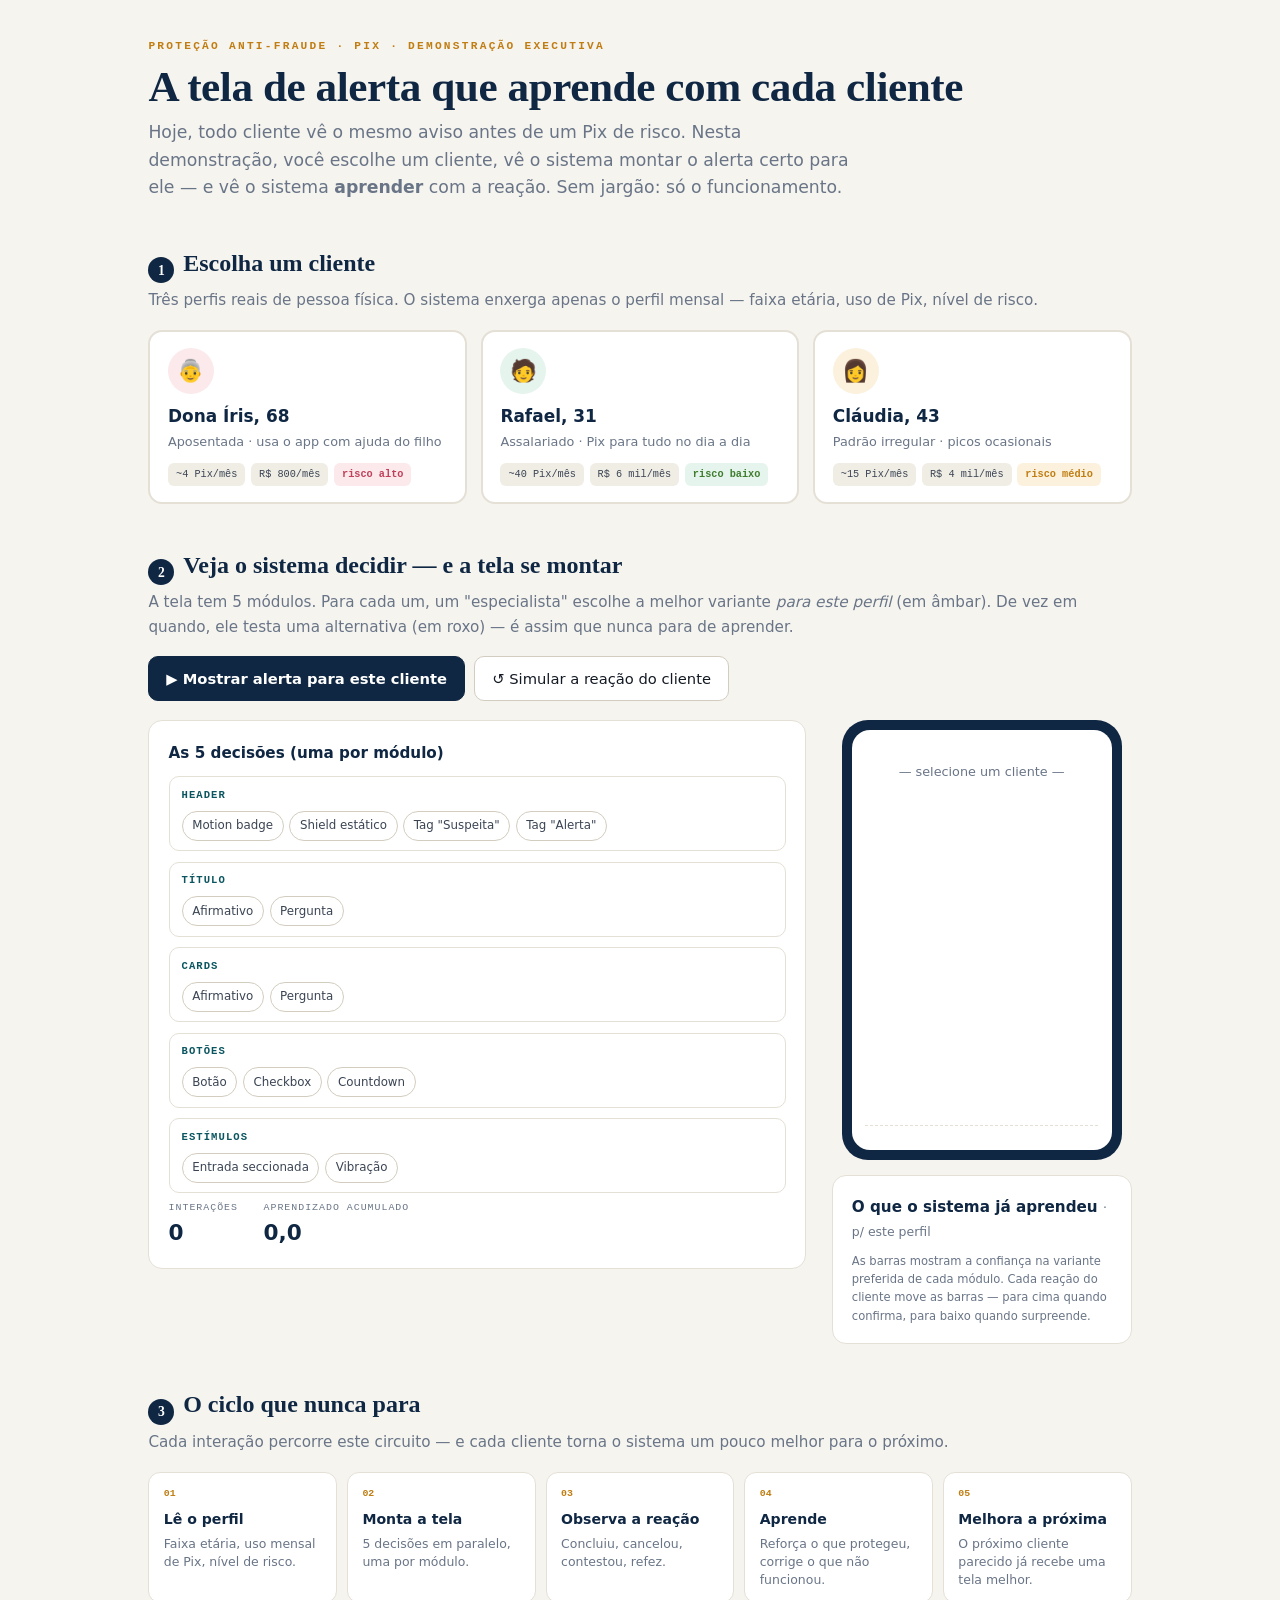
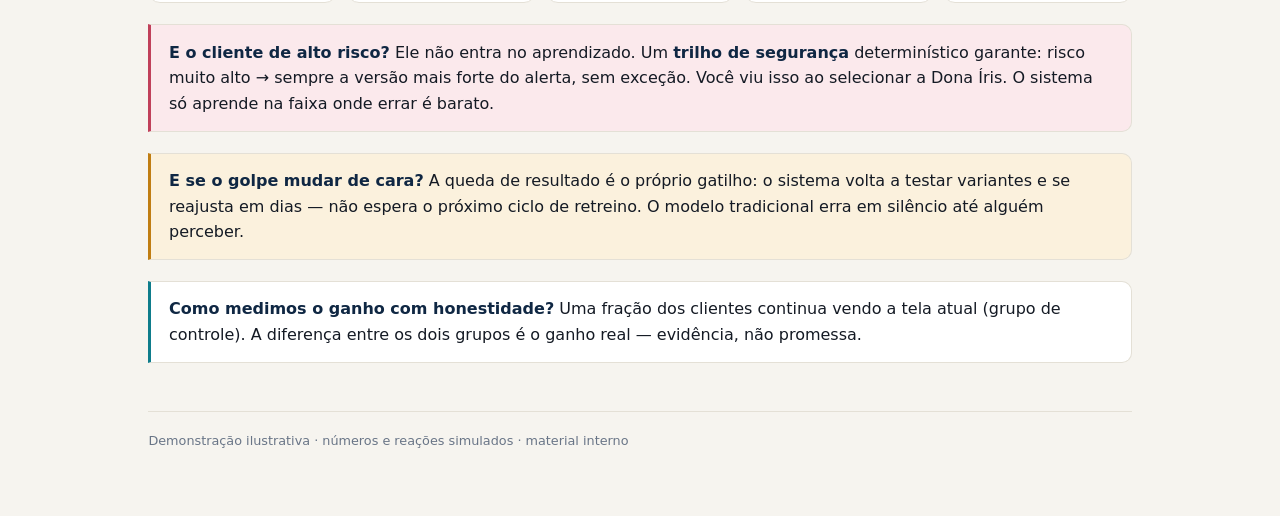
<file: como-funciona.html>
<!DOCTYPE html>
<html lang="pt-BR">
<head>
<meta charset="UTF-8">
<meta name="viewport" content="width=device-width, initial-scale=1.0">
<title>Como funciona — Alertas Pix que aprendem</title>
<style>
:root{
  --sans:ui-sans-serif,system-ui,-apple-system,"Segoe UI",Roboto,Helvetica,Arial,sans-serif;
  --serif:ui-serif,Georgia,"Times New Roman",serif;
  --mono:ui-monospace,Consolas,"Liberation Mono",monospace;
  --bg:#f6f4ef;--paper:#fff;--ink:#141a24;--ink2:#3a4453;--mut:#697587;
  --line:#e4e0d6;--line2:#d3cdbf;--navy:#0f2743;--cyan:#0e7c8b;--cyanink:#0a5560;
  --violet:#6b4fbf;--amber:#c07d12;--amberbg:#fbf1dd;--lime:#3f7d2e;--limebg:#e6f4ee;
  --rose:#c0405a;--rosebg:#fbe9ec;--cyanbg:#e3f1f3;--violetbg:#efe9fb;
}
*{box-sizing:border-box}
body{margin:0;font-family:var(--sans);background:var(--bg);color:var(--ink);line-height:1.6;font-size:16px;-webkit-font-smoothing:antialiased}
.wrap{max-width:1060px;margin:0 auto;padding:2.4rem clamp(1rem,4vw,2.4rem) 4rem}
.eyebrow{font-family:var(--mono);font-size:.7rem;letter-spacing:.2em;text-transform:uppercase;color:var(--amber);font-weight:600}
h1{font-family:var(--serif);font-weight:600;color:var(--navy);font-size:clamp(1.8rem,4.5vw,2.7rem);line-height:1.12;margin:.4rem 0 .5rem;letter-spacing:-.01em}
.sub{color:var(--mut);font-size:1.08rem;max-width:64ch;margin:0 0 1.6rem}
h2{font-family:var(--serif);font-weight:600;color:var(--navy);font-size:1.5rem;margin:2.6rem 0 .3rem}
.h2sub{color:var(--mut);margin:0 0 1.1rem;font-size:.95rem}
.step{display:inline-grid;place-items:center;width:26px;height:26px;border-radius:50%;background:var(--navy);color:#fff;font-size:.85rem;font-weight:650;margin-right:.55rem;vertical-align:-4px}

.personas{display:grid;grid-template-columns:repeat(auto-fit,minmax(230px,1fr));gap:14px;margin:1.1rem 0}
.pcard{background:var(--paper);border:2px solid var(--line);border-radius:14px;padding:1rem 1.1rem;cursor:pointer;transition:.18s;position:relative}
.pcard:hover{border-color:var(--line2);transform:translateY(-2px)}
.pcard.on{border-color:var(--cyan);background:#fdfefe}
.pcard.on::after{content:"✓ selecionado";position:absolute;top:.7rem;right:.8rem;font-family:var(--mono);font-size:.62rem;color:var(--cyanink);background:var(--cyanbg);padding:.2rem .5rem;border-radius:99px}
.pava{width:46px;height:46px;border-radius:50%;display:grid;place-items:center;font-size:1.35rem;margin-bottom:.55rem}
.pcard h3{margin:0 0 .15rem;font-size:1.06rem;color:var(--navy)}
.pcard .prole{font-size:.8rem;color:var(--mut);margin-bottom:.6rem}
.pmeta{display:flex;flex-wrap:wrap;gap:.35rem}
.chip{font-family:var(--mono);font-size:.64rem;padding:.22rem .5rem;border-radius:6px;background:#f0ede5;color:var(--ink2)}
.chip.r-alto{background:var(--rosebg);color:var(--rose);font-weight:600}
.chip.r-baixo{background:var(--limebg);color:var(--lime);font-weight:600}
.chip.r-medio{background:var(--amberbg);color:var(--amber);font-weight:600}

.stage{display:grid;grid-template-columns:minmax(0,1fr) 300px;gap:1.6rem;margin-top:1.2rem;align-items:start}
@media(max-width:820px){.stage{grid-template-columns:1fr}}
.panel{background:var(--paper);border:1px solid var(--line);border-radius:14px;padding:1.1rem 1.2rem}
.panel h4{margin:.1rem 0 .7rem;font-size:.95rem;color:var(--navy)}
.mods{display:flex;flex-direction:column;gap:.65rem}
.mod{border:1px solid var(--line);border-radius:10px;padding:.6rem .75rem}
.mod .mh{display:flex;justify-content:space-between;align-items:center;margin-bottom:.45rem}
.mod .mname{font-family:var(--mono);font-size:.66rem;letter-spacing:.1em;text-transform:uppercase;color:var(--cyanink);font-weight:600}
.mod .mtag{font-family:var(--mono);font-size:.6rem;color:var(--mut)}
.vrow{display:flex;flex-wrap:wrap;gap:.35rem}
.vpill{font-size:.74rem;padding:.28rem .6rem;border-radius:99px;border:1.4px solid var(--line2);color:var(--ink2);background:#fff;transition:.25s}
.vpill.win{border-color:var(--amber);background:var(--amberbg);color:#6a4506;font-weight:650}
.vpill.explore{border-color:var(--violet);background:var(--violetbg);color:var(--violet);font-weight:650}
.vpill.dim{opacity:.45}

.phone{width:280px;margin:0 auto;background:#0f2743;border-radius:26px;padding:10px}
.scr{background:#fff;border-radius:18px;padding:.9rem .85rem 1rem;min-height:420px;display:flex;flex-direction:column;gap:.6rem}
.ph-head{min-height:54px;display:grid;place-items:center;transition:.3s}
.badge-motion{width:44px;height:44px;border-radius:50%;background:var(--rosebg);display:grid;place-items:center;font-size:1.35rem;animation:pulse 1.1s infinite}
@keyframes pulse{0%,100%{transform:scale(1)}50%{transform:scale(1.14)}}
.badge-shield{width:44px;height:44px;border-radius:50%;background:var(--cyanbg);display:grid;place-items:center;font-size:1.3rem}
.tag-susp{font-family:var(--mono);font-size:.62rem;letter-spacing:.12em;background:var(--amberbg);color:#6a4506;border:1px solid #e0c68f;padding:.35rem .8rem;border-radius:99px;font-weight:700}
.tag-alerta{font-family:var(--mono);font-size:.62rem;letter-spacing:.12em;background:var(--rosebg);color:var(--rose);border:1px solid #e6a9b5;padding:.35rem .8rem;border-radius:99px;font-weight:700}
.ph-tit{font-size:.98rem;font-weight:700;color:var(--navy);text-align:center;line-height:1.3;min-height:40px}
.ph-cards{display:flex;flex-direction:column;gap:.4rem}
.ph-card{border:1px solid var(--line);border-radius:9px;padding:.45rem .6rem;font-size:.74rem;color:var(--ink2);background:#fafaf8}
.ph-card b{color:var(--navy)}
.ph-btns{margin-top:auto;display:flex;flex-direction:column;gap:.4rem}
.bb{display:flex;gap:.4rem}
.bb .b1{flex:1;text-align:center;font-size:.78rem;padding:.5rem;border-radius:9px;background:#eef0f3;color:var(--ink2);font-weight:600}
.bb .b2{flex:1;text-align:center;font-size:.78rem;padding:.5rem;border-radius:9px;background:var(--navy);color:#fff;font-weight:600}
.ckb{font-size:.72rem;color:var(--ink2);display:flex;gap:.4rem;align-items:center}
.ckb .sq{width:14px;height:14px;border:1.6px solid var(--line2);border-radius:4px;display:inline-block}
.cdown{font-size:.7rem;color:var(--rose);text-align:center;font-family:var(--mono)}
.cdbar{height:5px;background:var(--rosebg);border-radius:99px;overflow:hidden}
.cdbar i{display:block;height:100%;width:60%;background:var(--rose);border-radius:99px}
.ph-est{font-size:.68rem;color:var(--mut);text-align:center;border-top:1px dashed var(--line);padding-top:.5rem}
.guardband{font-family:var(--mono);font-size:.6rem;letter-spacing:.1em;text-transform:uppercase;text-align:center;background:var(--rosebg);color:var(--rose);border-radius:8px;padding:.35rem;font-weight:700;display:none}

.ctr{display:flex;flex-wrap:wrap;gap:.6rem;margin:1rem 0}
button{font:inherit;font-size:.92rem;padding:.6rem 1.05rem;border-radius:10px;border:1px solid var(--line2);background:var(--paper);cursor:pointer;transition:.15s;color:var(--ink)}
button:hover{background:#f0ede5}button:active{transform:scale(.98)}
button.primary{background:var(--navy);color:#fff;border-color:var(--navy);font-weight:600}
button.primary:hover{background:#173a5f}
.outbox{border-radius:10px;padding:.7rem .9rem;font-size:.9rem;display:none;margin-top:.6rem;border:1px solid var(--line)}
.outbox.good{background:var(--limebg);border-color:#bcd9c8;display:block}
.outbox.bad{background:var(--rosebg);border-color:#e6c3cb;display:block}
.outbox.neutral{background:#f4f2ec;display:block}
.rchip{font-family:var(--mono);font-weight:700;padding:.1rem .45rem;border-radius:6px;background:#fff}

.learn{margin-top:.9rem}
.lrow{display:grid;grid-template-columns:86px 1fr 44px;gap:.5rem;align-items:center;margin:.3rem 0;font-size:.72rem}
.lrow .ln{font-family:var(--mono);color:var(--mut);font-size:.62rem;text-transform:uppercase;letter-spacing:.06em}
.lbar{height:9px;background:#efece4;border-radius:99px;overflow:hidden}
.lbar i{display:block;height:100%;background:var(--cyan);border-radius:99px;transition:width .5s}
.lrow .lv{font-family:var(--mono);color:var(--cyanink);font-weight:600;text-align:right}
.lnote{font-size:.72rem;color:var(--mut);margin-top:.5rem}

.cycle{display:grid;grid-template-columns:repeat(auto-fit,minmax(150px,1fr));gap:10px;margin:1rem 0}
.cyc{background:var(--paper);border:1px solid var(--line);border-radius:12px;padding:.8rem .9rem;position:relative}
.cyc .cn{font-family:var(--mono);font-size:.62rem;color:var(--amber);font-weight:700;margin-bottom:.25rem}
.cyc b{font-size:.88rem;color:var(--navy)}
.cyc p{margin:.25rem 0 0;font-size:.78rem;color:var(--mut);line-height:1.45}

.callout{border:1px solid var(--line);border-left:3px solid var(--cyan);background:var(--paper);border-radius:0 10px 10px 0;padding:.9rem 1.1rem;margin:1.3rem 0}
.callout.warn{border-left-color:var(--amber);background:var(--amberbg)}
.callout.crit{border-left-color:var(--rose);background:var(--rosebg)}
.callout b{color:var(--navy)}
.foot{border-top:1px solid var(--line);margin-top:3rem;padding-top:1.2rem;color:var(--mut);font-size:.8rem}
.klabel{font-family:var(--mono);font-size:.62rem;letter-spacing:.1em;text-transform:uppercase;color:var(--mut)}
.kv{font-size:1.35rem;font-weight:700;color:var(--navy);font-variant-numeric:tabular-nums}
.kpis{display:flex;gap:1.6rem;margin:.4rem 0 0}
</style>
</head>
<body>
<div class="wrap">

  <div class="eyebrow">Proteção anti-fraude · Pix · demonstração executiva</div>
  <h1>A tela de alerta que aprende com cada cliente</h1>
  <p class="sub">Hoje, todo cliente vê o mesmo aviso antes de um Pix de risco. Nesta demonstração, você escolhe um cliente, vê o sistema montar o alerta certo para ele — e vê o sistema <strong>aprender</strong> com a reação. Sem jargão: só o funcionamento.</p>

  <h2><span class="step">1</span>Escolha um cliente</h2>
  <p class="h2sub">Três perfis reais de pessoa física. O sistema enxerga apenas o perfil mensal — faixa etária, uso de Pix, nível de risco.</p>

  <div class="personas">
    <div class="pcard" data-p="iris" onclick="pick('iris')">
      <div class="pava" style="background:var(--rosebg)">👵</div>
      <h3>Dona Íris, 68</h3>
      <div class="prole">Aposentada · usa o app com ajuda do filho</div>
      <div class="pmeta"><span class="chip">~4 Pix/mês</span><span class="chip">R$ 800/mês</span><span class="chip r-alto">risco alto</span></div>
    </div>
    <div class="pcard" data-p="rafael" onclick="pick('rafael')">
      <div class="pava" style="background:var(--limebg)">🧑</div>
      <h3>Rafael, 31</h3>
      <div class="prole">Assalariado · Pix para tudo no dia a dia</div>
      <div class="pmeta"><span class="chip">~40 Pix/mês</span><span class="chip">R$ 6 mil/mês</span><span class="chip r-baixo">risco baixo</span></div>
    </div>
    <div class="pcard" data-p="claudia" onclick="pick('claudia')">
      <div class="pava" style="background:var(--amberbg)">👩</div>
      <h3>Cláudia, 43</h3>
      <div class="prole">Padrão irregular · picos ocasionais</div>
      <div class="pmeta"><span class="chip">~15 Pix/mês</span><span class="chip">R$ 4 mil/mês</span><span class="chip r-medio">risco médio</span></div>
    </div>
  </div>

  <h2><span class="step">2</span>Veja o sistema decidir — e a tela se montar</h2>
  <p class="h2sub">A tela tem 5 módulos. Para cada um, um "especialista" escolhe a melhor variante <em>para este perfil</em> (em âmbar). De vez em quando, ele testa uma alternativa (em roxo) — é assim que nunca para de aprender.</p>

  <div class="ctr">
    <button class="primary" id="btnDecide" onclick="decide()">▶ Mostrar alerta para este cliente</button>
    <button id="btnReact" onclick="react()" disabled>↺ Simular a reação do cliente</button>
  </div>

  <div class="stage">
    <div class="panel">
      <h4>As 5 decisões (uma por módulo)</h4>
      <div class="mods" id="mods"></div>
      <div id="outcome" class="outbox"></div>
      <div class="kpis">
        <div><div class="klabel">interações</div><div class="kv" id="kInt">0</div></div>
        <div><div class="klabel">aprendizado acumulado</div><div class="kv" id="kRew">0,0</div></div>
      </div>
    </div>
    <div>
      <div class="phone"><div class="scr" id="scr">
        <div class="guardband" id="guard">🛡 trilho de segurança ativo</div>
        <div class="ph-head" id="phHead"><span style="color:var(--mut);font-size:.8rem">— selecione um cliente —</span></div>
        <div class="ph-tit" id="phTit"></div>
        <div class="ph-cards" id="phCards"></div>
        <div class="ph-btns" id="phBtns"></div>
        <div class="ph-est" id="phEst"></div>
      </div></div>
      <div class="panel learn">
        <h4 style="margin-bottom:.4rem">O que o sistema já aprendeu <span style="font-weight:400;color:var(--mut);font-size:.78rem">· p/ este perfil</span></h4>
        <div id="learnBars"></div>
        <div class="lnote">As barras mostram a confiança na variante preferida de cada módulo. Cada reação do cliente move as barras — para cima quando confirma, para baixo quando surpreende.</div>
      </div>
    </div>
  </div>

  <h2><span class="step">3</span>O ciclo que nunca para</h2>
  <p class="h2sub">Cada interação percorre este circuito — e cada cliente torna o sistema um pouco melhor para o próximo.</p>
  <div class="cycle">
    <div class="cyc"><div class="cn">01</div><b>Lê o perfil</b><p>Faixa etária, uso mensal de Pix, nível de risco.</p></div>
    <div class="cyc"><div class="cn">02</div><b>Monta a tela</b><p>5 decisões em paralelo, uma por módulo.</p></div>
    <div class="cyc"><div class="cn">03</div><b>Observa a reação</b><p>Concluiu, cancelou, contestou, refez.</p></div>
    <div class="cyc"><div class="cn">04</div><b>Aprende</b><p>Reforça o que protegeu, corrige o que não funcionou.</p></div>
    <div class="cyc"><div class="cn">05</div><b>Melhora a próxima</b><p>O próximo cliente parecido já recebe uma tela melhor.</p></div>
  </div>

  <div class="callout crit"><b>E o cliente de alto risco?</b> Ele não entra no aprendizado. Um <b>trilho de segurança</b> determinístico garante: risco muito alto → sempre a versão mais forte do alerta, sem exceção. Você viu isso ao selecionar a Dona Íris. O sistema só aprende na faixa onde errar é barato.</div>
  <div class="callout warn"><b>E se o golpe mudar de cara?</b> A queda de resultado é o próprio gatilho: o sistema volta a testar variantes e se reajusta em dias — não espera o próximo ciclo de retreino. O modelo tradicional erra em silêncio até alguém perceber.</div>
  <div class="callout"><b>Como medimos o ganho com honestidade?</b> Uma fração dos clientes continua vendo a tela atual (grupo de controle). A diferença entre os dois grupos é o ganho real — evidência, não promessa.</div>

  <div class="foot">Demonstração ilustrativa · números e reações simulados · material interno</div>
</div>

<script>
"use strict";
var MODS=[
 {id:'header', nome:'Header',   vars:['Motion badge','Shield estático','Tag "Suspeita"','Tag "Alerta"']},
 {id:'titulo', nome:'Título',   vars:['Afirmativo','Pergunta']},
 {id:'cards',  nome:'Cards',    vars:['Afirmativo','Pergunta']},
 {id:'botoes', nome:'Botões',   vars:['Botão','Checkbox','Countdown']},
 {id:'estim',  nome:'Estímulos',vars:['Entrada seccionada','Vibração']}
];
var PERS={
 iris:{nome:'Dona Íris', guard:true,  fixed:[0,1,1,2,1], expl:0,
   conf:{header:.97,titulo:.95,cards:.95,botoes:.96,estim:.95},
   outcomes:[[.62,'cancelou o Pix — golpe do falso parente evitado','+0,9','good'],
             [.28,'ligou para o banco antes de concluir — risco checado','+0,6','good'],
             [.10,'concluiu uma transferência legítima','+0,1','neutral']]},
 rafael:{nome:'Rafael', guard:false, pref:[1,0,0,0,0], expl:.12,
   conf:{header:.86,titulo:.80,cards:.78,botoes:.88,estim:.74},
   outcomes:[[.78,'concluiu o pagamento sem fricção','+0,1','neutral'],
             [.12,'conferiu os dados e concluiu','+0,2','good'],
             [.10,'achou o aviso excessivo e quase desistiu','−0,3','bad']]},
 claudia:{nome:'Cláudia', guard:false, pref:[2,1,1,1,1], expl:.25,
   conf:{header:.58,titulo:.55,cards:.52,botoes:.60,estim:.54},
   outcomes:[[.34,'parou, releu e cancelou — destino desconhecido','+0,8','good'],
             [.36,'refletiu e concluiu com segurança','+0,2','good'],
             [.18,'concluiu direto','+0,1','neutral'],
             [.12,'abandonou uma transferência legítima','−0,3','bad']]}
};
var cur=null, lastPick=null, nInt=0, acc=0;

function pick(p){
  cur=p; lastPick=null;
  document.querySelectorAll('.pcard').forEach(function(c){c.classList.toggle('on',c.dataset.p===p);});
  document.getElementById('btnDecide').disabled=false;
  document.getElementById('btnReact').disabled=true;
  document.getElementById('outcome').className='outbox';
  renderMods(null); renderLearn(); renderPhone(null);
  document.getElementById('guard').style.display = PERS[p].guard?'block':'none';
}
function choose(){
  var P=PERS[cur], out=[], flags=[];
  MODS.forEach(function(m,i){
    if(P.guard){ out.push(P.fixed[i]); flags.push('win'); return; }
    if(Math.random()<P.expl){
      var alt=Math.floor(Math.random()*m.vars.length);
      if(alt===P.pref[i]) alt=(alt+1)%m.vars.length;
      out.push(alt); flags.push('explore');
    } else { out.push(P.pref[i]); flags.push('win'); }
  });
  return {sel:out, flags:flags};
}
function decide(){
  if(!cur) return;
  lastPick=choose();
  renderMods(lastPick); renderPhone(lastPick);
  document.getElementById('btnReact').disabled=false;
  document.getElementById('outcome').className='outbox';
}
function react(){
  if(!lastPick) return;
  var P=PERS[cur], r=Math.random(), s=0, ev=P.outcomes[P.outcomes.length-1];
  for(var i=0;i<P.outcomes.length;i++){ s+=P.outcomes[i][0]; if(r<=s){ev=P.outcomes[i];break;} }
  var box=document.getElementById('outcome');
  box.className='outbox '+ev[3];
  box.innerHTML='<b>'+P.nome+'</b> '+ev[1]+' &nbsp;→&nbsp; recompensa <span class="rchip">'+ev[2]+'</span>'
    + (ev[3]==='bad'?'<br><span style="font-size:.8rem;color:var(--mut)">o sistema registra o desconforto e reduz a força desta combinação para este perfil</span>'
    : ev[3]==='good'?'<br><span style="font-size:.8rem;color:var(--mut)">o sistema reforça esta combinação para perfis parecidos</span>':'');
  nInt++; acc+=parseFloat(ev[2].replace('−','-').replace(',','.'));
  document.getElementById('kInt').textContent=nInt;
  document.getElementById('kRew').textContent=acc.toFixed(1).replace('.',',').replace('-','−');
  if(!P.guard){
    var d=(ev[3]==='good')?+0.03:(ev[3]==='bad')?-0.05:+0.01;
    for(var k in P.conf) P.conf[k]=Math.min(.98,Math.max(.3,P.conf[k]+d*(0.6+Math.random()*.8)));
  }
  renderLearn();
  document.getElementById('btnReact').disabled=true;
}
function renderMods(pickd){
  var host=document.getElementById('mods'); host.innerHTML='';
  var P=cur?PERS[cur]:null;
  MODS.forEach(function(m,i){
    var d=document.createElement('div'); d.className='mod';
    var tag = !pickd?'' : (P.guard?'trilho de segurança': (pickd.flags[i]==='explore'?'testando alternativa':'melhor p/ este perfil'));
    d.innerHTML='<div class="mh"><span class="mname">'+m.nome+'</span><span class="mtag">'+tag+'</span></div>';
    var row=document.createElement('div'); row.className='vrow';
    m.vars.forEach(function(v,j){
      var s=document.createElement('span'); s.textContent=v; s.className='vpill';
      if(pickd){ if(j===pickd.sel[i]) s.classList.add(pickd.flags[i]==='explore'?'explore':'win'); else s.classList.add('dim'); }
      row.appendChild(s);
    });
    d.appendChild(row); host.appendChild(d);
  });
}
function renderLearn(){
  var host=document.getElementById('learnBars'); host.innerHTML='';
  if(!cur) return;
  var P=PERS[cur];
  MODS.forEach(function(m){
    var v=P.conf[m.id], r=document.createElement('div'); r.className='lrow';
    r.innerHTML='<span class="ln">'+m.nome+'</span><div class="lbar"><i style="width:'+(v*100).toFixed(0)+'%"></i></div><span class="lv">'+(v*100).toFixed(0)+'%</span>';
    host.appendChild(r);
  });
}
function renderPhone(pickd){
  var head=document.getElementById('phHead'), tit=document.getElementById('phTit'),
      cds=document.getElementById('phCards'), btn=document.getElementById('phBtns'), est=document.getElementById('phEst');
  if(!pickd){ head.innerHTML=cur?'<span style="color:var(--mut);font-size:.8rem">— clique em "Mostrar alerta" —</span>':'<span style="color:var(--mut);font-size:.8rem">— selecione um cliente —</span>';
    tit.textContent=''; cds.innerHTML=''; btn.innerHTML=''; est.innerHTML=''; return; }
  var s=pickd.sel;
  head.innerHTML=[ '<div class="badge-motion">⚠️</div>','<div class="badge-shield">🛡️</div>',
    '<span class="tag-susp">SUSPEITA DE GOLPE</span>','<span class="tag-alerta">⚠ ALERTA</span>'][s[0]];
  tit.textContent = s[1]===0 ? 'Este Pix tem características de golpe.' : 'Você confia em quem vai receber este Pix?';
  cds.innerHTML = s[2]===0
    ? '<div class="ph-card"><b>Conta de destino criada há 3 dias.</b></div><div class="ph-card"><b>Valor acima do seu padrão</b> de transferências.</div>'
    : '<div class="ph-card"><b>Você conhece essa pessoa</b> fora da internet?</div><div class="ph-card"><b>Foi você</b> quem iniciou o contato?</div>';
  var base='<div class="bb"><span class="b1">Cancelar</span><span class="b2">Continuar</span></div>';
  btn.innerHTML = s[3]===0 ? base
    : s[3]===1 ? '<label class="ckb"><span class="sq"></span> Li e entendo o risco desta transferência</label>'+base
    : '<div class="cdown">aguarde para continuar · 5s</div><div class="cdbar"><i></i></div>'+base;
  est.innerHTML = s[4]===0 ? '⌨️ o valor deve ser redigitado para confirmar' : '📳 o celular vibra ao abrir este alerta';
}
renderMods(null);
</script>
</body>
</html>
</file>
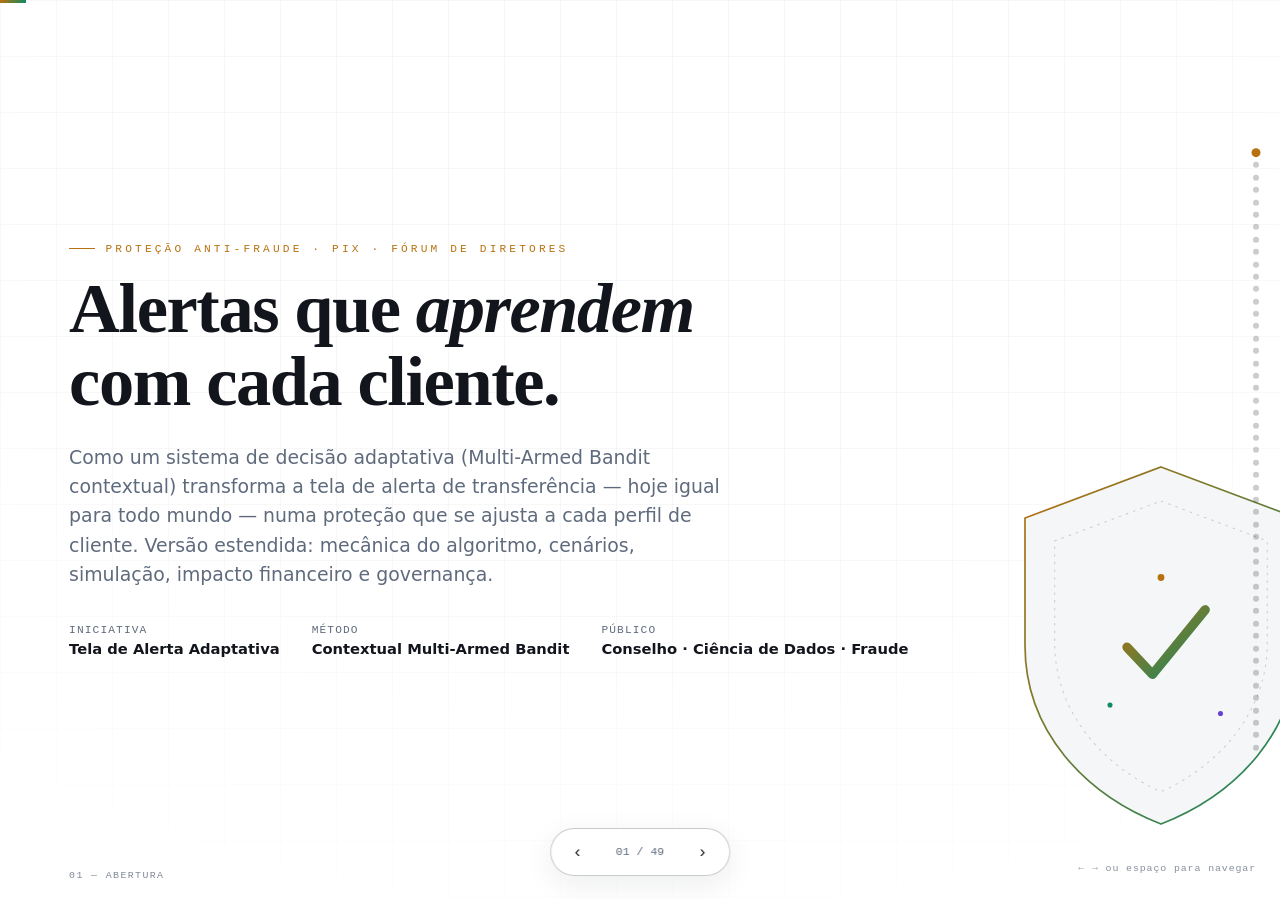
<file: deck-executivo.html>
<!DOCTYPE html>
<html lang="pt-BR">
<head>
<meta charset="UTF-8">
<meta name="viewport" content="width=device-width, initial-scale=1.0">
<title>MAB Contextual · Alertas Pix Anti-Fraude — Fórum de Diretores</title>
<style>
  :root{
    --bg:#ffffff;
    --bg2:#f5f6f8;
    --bg3:#eef0f3;
    --ink:#12151c;
    --ink-2:#333a46;
    --mist:#5f6b7d;
    --line:rgba(18,21,28,.11);
    --line2:rgba(18,21,28,.22);
    --amber:#b8710f;
    --amber-soft:#8f590c;
    --amber-bg:#fdf1dd;
    --mint:#0f8a63;
    --mint-bg:#e2f5ee;
    --coral:#c23a2a;
    --coral-bg:#fbeae6;
    --violet:#6a3fd6;
    --violet-bg:#efe9fc;
    --serif:ui-serif, Georgia, "Times New Roman", Cambria, serif;
    --sans:ui-sans-serif, system-ui, -apple-system, "Segoe UI", Roboto, Helvetica, Arial, sans-serif;
    --mono:ui-monospace, "SF Mono", "Cascadia Code", "Segoe UI Mono", Consolas, "Liberation Mono", monospace;
  }
  *{margin:0;padding:0;box-sizing:border-box}
  html,body{height:100%}
  body{background:var(--bg);font-family:var(--sans);color:var(--ink);overflow:hidden;}

  .deck{position:fixed;inset:0;}
  .slide{
    position:absolute;inset:0;display:flex;flex-direction:column;justify-content:center;
    padding:clamp(1.8rem,5.4vw,6rem);
    opacity:0;visibility:hidden;transform:translateY(22px);
    transition:opacity .5s ease,transform .5s ease,visibility .5s;
    background:var(--bg);
    overflow-y:auto;
  }
  .slide.active{opacity:1;visibility:visible;transform:translateY(0);}
  .slide.active .reveal{animation:rise .65s cubic-bezier(.2,.7,.2,1) both;}
  .slide.active .reveal:nth-child(1){animation-delay:.04s}
  .slide.active .reveal:nth-child(2){animation-delay:.11s}
  .slide.active .reveal:nth-child(3){animation-delay:.18s}
  .slide.active .reveal:nth-child(4){animation-delay:.25s}
  .slide.active .reveal:nth-child(5){animation-delay:.32s}
  .slide.active .reveal:nth-child(6){animation-delay:.39s}
  @keyframes rise{from{opacity:0;transform:translateY(18px)}to{opacity:1;transform:translateY(0)}}

  .slide::before{
    content:"";position:absolute;inset:0;pointer-events:none;
    background-image:linear-gradient(var(--line) 1px,transparent 1px),
                     linear-gradient(90deg,var(--line) 1px,transparent 1px);
    background-size:56px 56px;opacity:.35;
    mask-image:radial-gradient(120% 120% at 50% 20%,#000 25%,transparent 78%);
  }
  .slide > *{position:relative;z-index:1}

  .kicker{font-family:var(--mono);font-size:.7rem;letter-spacing:.28em;text-transform:uppercase;color:var(--amber);margin-bottom:1.1rem;display:flex;gap:.65rem;align-items:center;}
  .kicker::before{content:"";width:26px;height:1px;background:var(--amber);display:inline-block}
  .kicker .part{margin-left:auto;color:var(--mist);letter-spacing:.14em;font-size:.64rem}
  h1{font-family:var(--serif);font-weight:600;line-height:1.03;letter-spacing:-.02em;color:var(--ink)}
  h2{font-family:var(--serif);font-weight:600;font-size:clamp(1.45rem,3vw,2.35rem);line-height:1.12;letter-spacing:-.012em;margin-bottom:1.1rem;color:var(--ink)}
  h2 em{font-style:italic;color:var(--amber-soft);}
  h2 em.mint{color:var(--mint)}
  p.lead{font-size:clamp(.94rem,1.3vw,1.1rem);line-height:1.58;color:var(--mist);max-width:66ch;}
  .em-mint{color:var(--mint)}.em-amber{color:var(--amber-soft)}.em-coral{color:var(--coral)}.em-violet{color:var(--violet)}
  b,strong{color:var(--ink);font-weight:650}

  .cover h1{font-size:clamp(2rem,5.6vw,4.4rem);max-width:19ch;}
  .cover .sub{margin-top:1.6rem;font-size:clamp(.95rem,1.5vw,1.18rem);color:var(--mist);max-width:56ch;line-height:1.55}
  .cover .meta{margin-top:2.2rem;display:flex;gap:2rem;flex-wrap:wrap;font-family:var(--mono);font-size:.7rem;letter-spacing:.1em;color:var(--mist);text-transform:uppercase}
  .cover .meta b{color:var(--ink);font-weight:550;display:block;font-family:var(--sans);font-size:.92rem;letter-spacing:0;text-transform:none;margin-top:.25rem}
  .shield{position:absolute;right:-4%;top:50%;transform:translateY(-50%);width:min(30vw,340px);opacity:.9}

  .cols{display:grid;gap:clamp(.8rem,1.6vw,1.6rem);}
  .c2{grid-template-columns:1fr 1fr}
  .c3{grid-template-columns:repeat(3,1fr)}
  .c4{grid-template-columns:repeat(4,1fr)}
  .card{background:var(--bg2);border:1px solid var(--line);border-radius:16px;padding:1.1rem 1.2rem;}
  .card h3{font-family:var(--sans);font-size:.96rem;font-weight:650;margin-bottom:.5rem;display:flex;align-items:center;gap:.5rem;color:var(--ink)}
  .card p{color:var(--mist);font-size:.87rem;line-height:1.5}
  .dot{width:9px;height:9px;border-radius:50%;display:inline-block;flex:none}

  .stack{display:flex;flex-direction:column;gap:.7rem;max-width:560px}
  .mod{display:flex;align-items:center;gap:1rem;background:var(--bg2);border:1px solid var(--line);border-radius:14px;padding:.8rem 1rem}
  .mod .mname{font-family:var(--mono);font-size:.68rem;letter-spacing:.12em;text-transform:uppercase;color:var(--amber-soft);width:70px;flex:none}
  .mod .variants{display:flex;gap:.45rem;flex-wrap:wrap}
  .pill{font-size:.68rem;padding:.28rem .6rem;border-radius:999px;border:1px solid var(--line2);color:var(--mist);background:var(--bg)}
  .pill.on{background:var(--amber);color:#fff;border-color:transparent;font-weight:600}
  .mod .cnt{margin-left:auto;font-family:var(--mono);font-size:.66rem;color:var(--mist)}

  .flow{display:flex;align-items:stretch;gap:0;flex-wrap:wrap}
  .step{flex:1;min-width:130px;background:var(--bg2);border:1px solid var(--line);border-radius:14px;padding:.9rem .9rem;position:relative}
  .step .n{font-family:var(--mono);font-size:.66rem;color:var(--amber-soft);font-weight:600}
  .step h4{font-family:var(--sans);font-size:.88rem;margin:.28rem 0 .32rem;font-weight:650;color:var(--ink)}
  .step p{font-size:.75rem;color:var(--mist);line-height:1.4}
  .arrow{align-self:center;color:var(--amber);font-size:1.15rem;padding:0 .28rem;flex:none}
  .loopnote{margin-top:.9rem;font-family:var(--mono);font-size:.7rem;color:var(--mint);display:flex;gap:.55rem;align-items:center}
  .loopnote::before{content:"↻";font-size:1rem}

  .rewards{display:flex;flex-direction:column;gap:.55rem;max-width:640px}
  .rw{display:grid;grid-template-columns:210px 1fr 52px;align-items:center;gap:.9rem}
  .rw .lab{font-size:.85rem;color:var(--ink)}
  .rw .track{height:12px;background:var(--bg3);border-radius:999px;position:relative;overflow:hidden}
  .rw .fill{position:absolute;top:0;height:100%;border-radius:999px;width:0}
  .rw .val{font-family:var(--mono);font-size:.75rem;text-align:right}
  .center0{position:absolute;left:50%;top:-3px;bottom:-3px;width:1px;background:var(--line2)}

  .ee{display:grid;grid-template-columns:1fr 1fr;gap:1.3rem;align-items:center}
  .scale{display:flex;align-items:center;justify-content:space-between;background:linear-gradient(90deg,var(--coral-bg),var(--mint-bg));border:1px solid var(--line);border-radius:16px;padding:1.1rem 1.3rem}
  .scale .side{text-align:center}
  .scale .side .big{font-family:var(--serif);font-size:1.3rem}
  .scale .bar{flex:1;height:2px;background:linear-gradient(90deg,var(--coral),var(--mint));margin:0 1.2rem;position:relative}
  .scale .knob{position:absolute;top:50%;left:62%;transform:translate(-50%,-50%);width:15px;height:15px;border-radius:50%;background:var(--amber);box-shadow:0 0 0 6px var(--amber-bg)}

  .stats{display:grid;grid-template-columns:repeat(3,1fr);gap:1.2rem}
  .stat .num{font-family:var(--serif);font-size:clamp(1.9rem,4vw,3rem);line-height:1;font-weight:650}
  .stat .num.mint{color:var(--mint)}.stat .num.amber{color:var(--amber-soft)}.stat .num.coral{color:var(--coral)}
  .stat .cap{margin-top:.5rem;color:var(--mist);font-size:.83rem;line-height:1.42;max-width:24ch}

  .road{display:grid;grid-template-columns:repeat(4,1fr);gap:1rem;}
  .ph{background:var(--bg2);border:1px solid var(--line);border-radius:14px;padding:1.1rem 1rem;position:relative;overflow:hidden}
  .ph .ph-n{font-family:var(--mono);font-size:.66rem;color:var(--amber-soft);letter-spacing:.12em}
  .ph h4{font-family:var(--serif);font-size:1.02rem;margin:.32rem 0 .5rem;font-weight:650;color:var(--ink)}
  .ph p{font-size:.78rem;color:var(--mist);line-height:1.42}
  .ph .tl{position:absolute;left:0;top:0;height:3px;border-radius:3px;background:var(--amber)}

  table.cmp,table.riskm{width:100%;border-collapse:collapse;font-size:.85rem}
  table.cmp{max-width:760px}
  table.cmp th,table.cmp td,table.riskm th,table.riskm td{text-align:left;padding:.6rem .8rem;border-bottom:1px solid var(--line);vertical-align:top}
  table.cmp th,table.riskm th{font-family:var(--mono);font-size:.64rem;letter-spacing:.1em;text-transform:uppercase;color:var(--amber-soft);font-weight:600}
  table.cmp td.good,table.riskm td.mit{color:var(--mint);font-weight:550}
  table.cmp td.bad{color:var(--coral)}
  table.cmp tr.hi td{background:var(--amber-bg)}
  .code-chip{font-family:var(--mono);font-size:.78rem;background:var(--violet-bg);color:var(--violet);padding:.14rem .48rem;border-radius:6px}

  .closing .pts{margin-top:1.7rem;display:flex;flex-direction:column;gap:.8rem;max-width:62ch}
  .closing .pts div{display:flex;gap:.8rem;align-items:flex-start;color:var(--ink);font-size:.96rem;line-height:1.5}
  .closing .pts span{color:var(--amber);font-family:var(--serif);font-size:1.2rem;line-height:1.2;flex:none}

  .nav{position:fixed;bottom:1.5rem;left:50%;transform:translateX(-50%);z-index:50;display:flex;align-items:center;gap:.9rem;background:rgba(255,255,255,.85);backdrop-filter:blur(10px);border:1px solid var(--line2);border-radius:999px;padding:.45rem .65rem;box-shadow:0 8px 30px rgba(18,21,28,.08)}
  .nav button{background:none;border:none;color:var(--ink);cursor:pointer;width:32px;height:32px;border-radius:50%;display:grid;place-items:center;font-size:1.05rem;transition:background .2s}
  .nav button:hover{background:var(--bg3)}
  .nav .count{font-family:var(--mono);font-size:.72rem;color:var(--mist);min-width:64px;text-align:center}
  .progress{position:fixed;top:0;left:0;height:3px;background:linear-gradient(90deg,var(--amber),var(--mint));z-index:60;transition:width .4s ease}
  .dots{position:fixed;right:1.3rem;top:50%;transform:translateY(-50%);z-index:50;display:flex;flex-direction:column;gap:.4rem;max-height:80vh;overflow:visible}
  .dots i{width:6px;height:6px;border-radius:50%;background:var(--line2);cursor:pointer;transition:all .25s;display:block}
  .dots i.on{background:var(--amber);transform:scale(1.5)}
  .hint{position:fixed;bottom:1.6rem;right:1.5rem;font-family:var(--mono);font-size:.62rem;color:var(--mist);letter-spacing:.09em;z-index:50;opacity:.75}
  .pagefoot{position:absolute;bottom:1.2rem;left:clamp(1.8rem,5.4vw,6rem);font-family:var(--mono);font-size:.62rem;letter-spacing:.14em;text-transform:uppercase;color:var(--mist);opacity:.8;z-index:1}

  /* ---------- PERSONA SCENARIOS ---------- */
  .persona{display:grid;grid-template-columns:auto 1fr;gap:1rem;align-items:center;margin-bottom:1rem}
  .avatar{width:52px;height:52px;border-radius:50%;display:grid;place-items:center;font-family:var(--serif);font-size:1.2rem;font-weight:650;color:#fff;flex:none}
  .persona .who b{display:block;font-size:1.08rem;color:var(--ink);font-family:var(--serif)}
  .persona .who span{font-size:.82rem;color:var(--mist)}
  .versus{display:grid;grid-template-columns:1fr 1fr;gap:1.1rem}
  .vcard{border-radius:16px;padding:1.1rem 1.2rem;border:1px solid var(--line)}
  .vcard.bad{background:var(--coral-bg)}
  .vcard.good{background:var(--mint-bg)}
  .vcard .vtag{font-family:var(--mono);font-size:.64rem;letter-spacing:.1em;text-transform:uppercase;margin-bottom:.55rem;display:block;font-weight:700}
  .vcard.bad .vtag{color:var(--coral)}
  .vcard.good .vtag{color:var(--mint)}
  .vcard p{font-size:.85rem;color:var(--ink-2);line-height:1.52;margin-bottom:.45rem}
  .vcard .outcome{margin-top:.65rem;padding-top:.55rem;border-top:1px dashed var(--line2);font-size:.83rem;font-weight:650}
  .vcard.bad .outcome{color:var(--coral)}
  .vcard.good .outcome{color:var(--mint)}

  /* ---------- SIM COMPARISON ---------- */
  .simhead{display:flex;justify-content:space-between;align-items:baseline;margin-bottom:.8rem;font-family:var(--mono);font-size:.68rem;letter-spacing:.1em;text-transform:uppercase;color:var(--mist)}
  .simrow{display:grid;grid-template-columns:190px 1fr 1fr;gap:.9rem;align-items:center;margin:.5rem 0}
  .simrow .slab{font-size:.83rem;color:var(--ink)}
  .simbar{display:flex;align-items:center;gap:.55rem}
  .simbar .track{flex:1;height:15px;background:var(--bg3);border-radius:6px;overflow:hidden}
  .simbar .fill{height:100%;border-radius:6px;width:0}
  .simbar .v{font-family:var(--mono);font-size:.75rem;width:68px;text-align:right;flex:none}

  /* ---------- FUNNEL / IMPACT CHAIN ---------- */
  .chain{display:flex;align-items:center;gap:0;flex-wrap:wrap;margin-top:.9rem}
  .clink{flex:1;min-width:160px;background:var(--bg2);border:1px solid var(--line);border-radius:14px;padding:1rem .9rem;text-align:center}
  .clink .cval{font-family:var(--serif);font-size:1.55rem;font-weight:650;line-height:1.1}
  .clink .clabel{font-size:.73rem;color:var(--mist);margin-top:.35rem;line-height:1.38}
  .carrow{flex:none;color:var(--amber);font-size:1.2rem;padding:0 .25rem}

  .sevpill{font-family:var(--mono);font-size:.62rem;padding:.18rem .5rem;border-radius:5px;display:inline-block;font-weight:650}
  .sevpill.low{background:var(--mint-bg);color:var(--mint)}
  .sevpill.med{background:var(--amber-bg);color:var(--amber-soft)}
  .sevpill.high{background:var(--coral-bg);color:var(--coral)}

  .qa{display:flex;flex-direction:column;gap:.6rem}
  .qacard{background:var(--bg2);border:1px solid var(--line);border-radius:14px;padding:.85rem 1.05rem}
  .qacard .qq{font-weight:650;color:var(--amber-soft);font-size:.88rem;margin-bottom:.32rem;display:flex;gap:.5rem}
  .qacard .aa{color:var(--mist);font-size:.82rem;line-height:1.48}

  .footnote{font-family:var(--mono);font-size:.66rem;color:var(--mist);opacity:.85;margin-top:.8rem}

  /* ---------- ICONS ---------- */
  .iconrow{display:flex;gap:1.1rem;flex-wrap:wrap;margin-top:1rem}
  .iconbox{flex:1;min-width:120px;text-align:center}
  .iconbox svg{width:44px;height:44px;margin-bottom:.5rem}
  .iconbox .ilabel{font-size:.78rem;color:var(--ink-2);line-height:1.35}

  /* ---------- BELIEF / CONFIDENCE VISUAL ---------- */
  .beliefcard{background:var(--bg2);border:1px solid var(--line);border-radius:16px;padding:1.1rem 1.2rem}
  .belief-tag{font-family:var(--mono);font-size:.64rem;letter-spacing:.12em;text-transform:uppercase;margin-bottom:.4rem}

  /* ---------- ANIMATIONS ---------- */
  .slide.active .countup{animation:none}
  .slide.active .fillbar{animation:none}
  .slide.active .rw .fill,.slide.active .simbar .fill{transition:width 1.1s cubic-bezier(.16,.8,.3,1)}
  .drawline{stroke-dasharray:1;stroke-dashoffset:1;pathLength:1}
  .slide.active .drawline{animation:drawpath 1.3s ease forwards}
  @keyframes drawpath{to{stroke-dashoffset:0}}
  .pulse{animation:pulse 2.2s ease-in-out infinite}
  @keyframes pulse{0%,100%{opacity:1}50%{opacity:.45}}
  .float{animation:floaty 3.6s ease-in-out infinite}
  @keyframes floaty{0%,100%{transform:translateY(0)}50%{transform:translateY(-6px)}}

  /* ---------- MISC ---------- */
  .bignum{font-family:var(--serif);font-weight:650}
  .divider{height:1px;background:var(--line);margin:1rem 0;border:none}

  @media(max-width:820px){
    .c2,.c3,.c4,.ee,.stats,.road,.versus,.simrow{grid-template-columns:1fr}
    .flow{flex-direction:column}.arrow{transform:rotate(90deg);align-self:flex-start}
    .rw{grid-template-columns:1fr;gap:.3rem}.rw .val{text-align:left}
    .shield{display:none}
    .chain{flex-direction:column}.carrow{transform:rotate(90deg)}
    .persona{grid-template-columns:1fr}
  }
</style>
</head>
<body>
<div class="progress" id="progress"></div>
<div class="dots" id="dots"></div>

<div class="deck" id="deck">

<!-- ================= PARTE 0 — ABERTURA ================= -->

  <!-- 1 · COVER -->
  <section class="slide cover active">
    <div class="kicker reveal">Proteção Anti-Fraude · Pix · Fórum de Diretores</div>
    <h1 class="reveal">Alertas que <em>aprendem</em> com cada cliente.</h1>
    <p class="sub reveal">Como um sistema de decisão adaptativa (Multi-Armed Bandit contextual) transforma a tela de alerta de transferência — hoje igual para todo mundo — numa proteção que se ajusta a cada perfil de cliente. Versão estendida: mecânica do algoritmo, cenários, simulação, impacto financeiro e governança.</p>
    <div class="meta reveal">
      <div>Iniciativa<b>Tela de Alerta Adaptativa</b></div>
      <div>Método<b>Contextual Multi-Armed Bandit</b></div>
      <div>Público<b>Conselho · Ciência de Dados · Fraude</b></div>
    </div>
    <svg class="shield reveal" viewBox="0 0 400 460" xmlns="http://www.w3.org/2000/svg" aria-hidden="true">
      <defs>
        <linearGradient id="g1" x1="0" y1="0" x2="1" y2="1"><stop offset="0" stop-color="#b8710f"/><stop offset="1" stop-color="#0f8a63"/></linearGradient>
      </defs>
      <path d="M200 20 L360 80 V230 C360 330 290 405 200 440 C110 405 40 330 40 230 V80 Z" fill="#f5f6f8" stroke="url(#g1)" stroke-width="2"/>
      <path d="M200 60 L325 107 V228 C325 308 268 372 200 402 C132 372 75 308 75 228 V107 Z" fill="none" stroke="#c8cdd6" stroke-width="1.2" stroke-dasharray="3 6"/>
      <path d="M160 232 L190 264 L252 188" stroke="url(#g1)" stroke-width="11" stroke-linecap="round" stroke-linejoin="round" fill="none"/>
      <circle class="pulse" cx="200" cy="150" r="4" fill="#b8710f"/><circle class="pulse" cx="140" cy="300" r="3" fill="#0f8a63"/><circle class="pulse" cx="270" cy="310" r="3" fill="#6a3fd6"/>
    </svg>
    <div class="pagefoot">01 — Abertura</div>
  </section>

  <!-- 2 · AGENDA -->
  <section class="slide">
    <div class="kicker reveal">O que vamos cobrir hoje</div>
    <h2 class="reveal">Uma apresentação em <em>oito partes</em>.</h2>
    <div class="cols c4 reveal" style="margin-top:.4rem">
      <div class="card"><h3><span class="dot" style="background:var(--amber)"></span>1. O que é um MAB</h3><p>Mecânica do algoritmo e o menu de opções da MABWiser — slides 3 a 17.</p></div>
      <div class="card"><h3><span class="dot" style="background:var(--coral)"></span>2. O problema</h3><p>Por que a tela estática perde eficácia — slides 18 a 20.</p></div>
      <div class="card"><h3><span class="dot" style="background:var(--violet)"></span>3. Arquitetura</h3><p>Como aplicamos ao caso Pix, módulo a módulo — slides 21 a 30.</p></div>
      <div class="card"><h3><span class="dot" style="background:var(--mint)"></span>4. Cenários &amp; simulação</h3><p>Dois clientes reais e uma simulação numérica — slides 31 a 35.</p></div>
    </div>
    <div class="cols c4 reveal" style="margin-top:.9rem">
      <div class="card"><h3><span class="dot" style="background:var(--amber)"></span>5. Integração</h3><p>O que já existe (A/B) e como acelera o início — slides 36 a 38.</p></div>
      <div class="card"><h3><span class="dot" style="background:var(--coral)"></span>6. Impacto</h3><p>Da proteção ao resultado financeiro — slides 39 a 41.</p></div>
      <div class="card"><h3><span class="dot" style="background:var(--violet)"></span>7. Risco &amp; Fraude</h3><p>Auditoria, integração operacional, modos de falha — slides 42 a 45.</p></div>
      <div class="card"><h3><span class="dot" style="background:var(--mint)"></span>8. Perguntas &amp; roadmap</h3><p>O que o conselho vai perguntar, e os próximos passos — slides 46 a 49.</p></div>
    </div>
    <div class="pagefoot">02 — Agenda</div>
  </section>

<!-- ================= PARTE 1 — O QUE É UM MAB (aprofundado) ================= -->

  <!-- 3 · NAME AND METAPHOR -->
  <section class="slide">
    <div class="kicker reveal">Parte 1 · O que é um MAB<span class="part">01 / 15</span></div>
    <h2 class="reveal">O nome e a metáfora: <em>Multi-Armed Bandit</em>.</h2>
    <div class="cols c2 reveal" style="align-items:center">
      <div>
        <p class="lead">"Bandit" (bandido) é o apelido em inglês para caça-níqueis — porque "rouba" seu dinheiro. Um caça-níqueis com vários braços (alavancas), cada um pagando um valor diferente e <b style="color:var(--ink)">desconhecido de antemão</b>, é um "multi-armed bandit".</p>
        <p class="lead" style="margin-top:1rem">É a metáfora clássica, usada em estatística desde os anos 1950, para <b style="color:var(--ink)">qualquer problema de decisão repetida sob incerteza</b>: você escolhe uma opção, observa o resultado, e usa isso para decidir melhor da próxima vez.</p>
      </div>
      <div class="card" style="padding:1.4rem">
        <svg viewBox="0 0 340 200" width="100%" style="height:auto;display:block" role="img" aria-label="Caça-níqueis com três alavancas de pagamento desconhecido">
          <rect x="20" y="20" width="300" height="150" rx="14" fill="#fff" stroke="#eef0f3" stroke-width="2"/>
          <g font-family="ui-sans-serif,sans-serif">
            <rect x="45" y="45" width="70" height="90" rx="10" fill="#fdf1dd" stroke="#b8710f" stroke-opacity=".4"/>
            <circle cx="80" cy="72" r="14" fill="none" stroke="#b8710f" stroke-width="2"/><text x="80" y="77" text-anchor="middle" font-size="13" fill="#8f590c">?</text>
            <rect x="72" y="100" width="16" height="34" rx="8" fill="#b8710f"/>
            <rect x="135" y="45" width="70" height="90" rx="10" fill="#e2f5ee" stroke="#0f8a63" stroke-opacity=".4"/>
            <circle cx="170" cy="72" r="14" fill="none" stroke="#0f8a63" stroke-width="2"/><text x="170" y="77" text-anchor="middle" font-size="13" fill="#0f8a63">?</text>
            <rect x="162" y="100" width="16" height="34" rx="8" fill="#0f8a63"/>
            <rect x="225" y="45" width="70" height="90" rx="10" fill="#efe9fc" stroke="#6a3fd6" stroke-opacity=".4"/>
            <circle cx="260" cy="72" r="14" fill="none" stroke="#6a3fd6" stroke-width="2"/><text x="260" y="77" text-anchor="middle" font-size="13" fill="#6a3fd6">?</text>
            <rect x="252" y="100" width="16" height="34" rx="8" fill="#6a3fd6"/>
          </g>
        </svg>
        <p style="color:var(--mist);font-size:.82rem;text-align:center;margin-top:.4rem">Cada braço paga diferente — mas você só descobre puxando.</p>
      </div>
    </div>
    <div class="pagefoot">03 — O nome e a metáfora</div>
  </section>

  <!-- 4 · EXPLORE VS EXPLOIT DILEMMA (deep) -->
  <section class="slide">
    <div class="kicker reveal">Parte 1 · O que é um MAB<span class="part">02 / 15</span></div>
    <h2 class="reveal">O dilema central: <em>explorar</em> × <em class="mint">aproveitar</em>.</h2>
    <div class="cols c2 reveal">
      <div class="card">
        <h3><span class="dot" style="background:var(--coral)"></span>Explorar</h3>
        <p style="margin-bottom:.6rem">Testar um braço sobre o qual você tem pouca informação. Custa caro no curto prazo (pode ser a opção pior), mas é o único jeito de aprender.</p>
        <p>Sem exploração, você nunca descobre se existe algo melhor do que já conhece.</p>
      </div>
      <div class="card">
        <h3><span class="dot" style="background:var(--mint)"></span>Aproveitar</h3>
        <p style="margin-bottom:.6rem">Usar o braço que, até agora, parece o melhor. Maximiza o resultado imediato — mas só com base no que já foi observado.</p>
        <p>Sem aproveitamento, você desperdiça decisões testando opções já conhecidas como inferiores.</p>
      </div>
    </div>
    <div class="card reveal" style="margin-top:1.1rem;background:var(--amber-bg);border-color:transparent">
      <p style="color:var(--ink-2);font-size:.9rem;line-height:1.6"><b style="color:var(--amber-soft)">O trade-off nunca desaparece por completo.</b> Mesmo depois de milhões de decisões, vale manter uma fração pequena de exploração — o comportamento do cliente muda, e um braço "vencedor" hoje pode deixar de ser o melhor amanhã (voltamos a esse ponto no slide 29).</p>
    </div>
    <div class="pagefoot">04 — Explorar × aproveitar</div>
  </section>

  <!-- 5 · BELIEF / UNCERTAINTY REPRESENTATION -->
  <section class="slide">
    <div class="kicker reveal">Parte 1 · O que é um MAB<span class="part">03 / 15</span></div>
    <h2 class="reveal">Como o sistema representa <em>"o que sabe"</em>.</h2>
    <p class="lead reveal" style="margin-bottom:.9rem">Para cada braço, o algoritmo não guarda só uma média — guarda uma <b style="color:var(--ink)">faixa de confiança</b>: um intervalo que reflete tanto a estimativa quanto a incerteza sobre ela. Poucos dados → faixa larga. Muitos dados → faixa estreita.</p>
    <div class="beliefcard reveal">
      <div class="belief-tag em-amber">Poucos dados observados</div>
      <div class="barrow" style="display:flex;align-items:center;gap:.8rem;margin:.5rem 0">
        <span style="width:110px;font-size:.82rem;color:var(--ink)">Variante A</span>
        <div style="flex:1;height:26px;position:relative">
          <div style="position:absolute;left:15%;right:45%;top:8px;bottom:8px;background:var(--amber-bg);border-radius:6px"></div>
          <div style="position:absolute;left:32%;top:0;bottom:0;width:2px;background:var(--amber)"></div>
        </div>
      </div>
      <div class="barrow" style="display:flex;align-items:center;gap:.8rem;margin:.5rem 0">
        <span style="width:110px;font-size:.82rem;color:var(--ink)">Variante B</span>
        <div style="flex:1;height:26px;position:relative">
          <div style="position:absolute;left:25%;right:20%;top:8px;bottom:8px;background:var(--mint-bg);border-radius:6px"></div>
          <div style="position:absolute;left:52%;top:0;bottom:0;width:2px;background:var(--mint)"></div>
        </div>
      </div>
      <div class="divider"></div>
      <div class="belief-tag em-mint">Milhares de decisões depois</div>
      <div class="barrow" style="display:flex;align-items:center;gap:.8rem;margin:.5rem 0">
        <span style="width:110px;font-size:.82rem;color:var(--ink)">Variante A</span>
        <div style="flex:1;height:26px;position:relative">
          <div style="position:absolute;left:28%;right:58%;top:8px;bottom:8px;background:var(--amber-bg);border-radius:6px"></div>
          <div style="position:absolute;left:36%;top:0;bottom:0;width:2px;background:var(--amber)"></div>
        </div>
      </div>
      <div class="barrow" style="display:flex;align-items:center;gap:.8rem;margin:.5rem 0">
        <span style="width:110px;font-size:.82rem;color:var(--ink)">Variante B <span style="color:var(--mint);font-weight:700">★</span></span>
        <div style="flex:1;height:26px;position:relative">
          <div style="position:absolute;left:58%;right:14%;top:8px;bottom:8px;background:var(--mint-bg);border-radius:6px"></div>
          <div style="position:absolute;left:70%;top:0;bottom:0;width:2px;background:var(--mint)"></div>
        </div>
      </div>
    </div>
    <p class="footnote reveal">Para quem acompanha estatística de perto: isso é literalmente um intervalo de confiança (ou uma distribuição posterior Bayesiana) por braço, atualizado a cada nova observação — não é uma metáfora solta.</p>
    <div class="pagefoot">05 — A crença do sistema</div>
  </section>

  <!-- 6 · DECISION MECHANISM STEP BY STEP -->
  <section class="slide">
    <div class="kicker reveal">Parte 1 · O que é um MAB<span class="part">04 / 15</span></div>
    <h2 class="reveal">Como a decisão é tomada, <em>passo a passo</em>.</h2>
    <div class="flow reveal">
      <div class="step"><div class="n">01</div><h4>Observa o contexto</h4><p>Perfil do cliente naquele momento.</p></div>
      <div class="arrow">→</div>
      <div class="step"><div class="n">02</div><h4>Calcula um "score" por opção</h4><p>Estimativa + um bônus proporcional à incerteza.</p></div>
      <div class="arrow">→</div>
      <div class="step"><div class="n">03</div><h4>Escolhe o maior score</h4><p>Não necessariamente a maior média — a maior soma.</p></div>
      <div class="arrow">→</div>
      <div class="step"><div class="n">04</div><h4>Observa o resultado</h4><p>O que aconteceu depois da escolha.</p></div>
      <div class="arrow">→</div>
      <div class="step"><div class="n">05</div><h4>Atualiza a crença</h4><p>A faixa de confiança daquela opção estreita.</p></div>
    </div>
    <div class="card reveal" style="margin-top:1.1rem">
      <h3><span class="dot" style="background:var(--violet)"></span>Por que somar um "bônus de incerteza" (passo 02) funciona</h3>
      <p>Uma opção pouco testada recebe um bônus maior — isso é o que garante que ela continue sendo considerada, mesmo que sua média observada até agora pareça baixa. Conforme mais dados chegam, o bônus encolhe sozinho, e a decisão passa a depender cada vez mais da estimativa real. É esse mecanismo — não uma regra manual de "teste X% do tempo" — que faz a exploração diminuir automaticamente.</p>
    </div>
    <div class="pagefoot">06 — Mecanismo de decisão</div>
  </section>

  <!-- 6b · FULL VISUAL SUMMARY OF HOW A MAB WORKS -->
  <section class="slide">
    <div class="kicker reveal">Parte 1 · O que é um MAB<span class="part">05 / 15</span></div>
    <h2 class="reveal">Resumo visual: como um MAB funciona, <em>do início ao fim</em>.</h2>
    <div class="cols c4 reveal" style="margin-bottom:1rem">
      <div class="card" style="text-align:center">
        <svg viewBox="0 0 48 48" style="width:42px;height:42px;margin-bottom:.4rem"><rect x="10" y="10" width="28" height="28" rx="8" fill="none" stroke="#b8710f" stroke-width="2.4"/><circle cx="24" cy="20" r="6" fill="none" stroke="#b8710f" stroke-width="2.2"/><text x="24" y="23.5" text-anchor="middle" font-size="8" fill="#b8710f" font-weight="700">?</text><rect x="21" y="30" width="6" height="10" rx="3" fill="#b8710f"/></svg>
        <h3 style="justify-content:center;font-size:.85rem">1. Braços</h3>
        <p style="font-size:.78rem">Cada opção é um "braço" com pagamento desconhecido de antemão.</p>
      </div>
      <div class="card" style="text-align:center">
        <svg viewBox="0 0 48 48" style="width:42px;height:42px;margin-bottom:.4rem"><rect x="6" y="14" width="36" height="8" rx="4" fill="#0f8a63" opacity=".18"/><rect x="6" y="14" width="14" height="8" rx="4" fill="#0f8a63"/><rect x="6" y="28" width="36" height="8" rx="4" fill="#b8710f" opacity=".18"/><rect x="6" y="28" width="26" height="8" rx="4" fill="#b8710f"/></svg>
        <h3 style="justify-content:center;font-size:.85rem">2. Crença</h3>
        <p style="font-size:.78rem">Guarda uma faixa de confiança por opção — estreita com mais dados.</p>
      </div>
      <div class="card" style="text-align:center">
        <svg viewBox="0 0 48 48" style="width:42px;height:42px;margin-bottom:.4rem"><circle cx="24" cy="24" r="16" fill="none" stroke="#6a3fd6" stroke-width="2.2"/><circle cx="24" cy="24" r="9" fill="none" stroke="#6a3fd6" stroke-width="2.2"/><circle cx="24" cy="24" r="2.6" fill="#6a3fd6"/></svg>
        <h3 style="justify-content:center;font-size:.85rem">3. Decisão</h3>
        <p style="font-size:.78rem">Escolhe o maior score: estimativa + bônus de incerteza.</p>
      </div>
      <div class="card" style="text-align:center">
        <svg viewBox="0 0 48 48" style="width:42px;height:42px;margin-bottom:.4rem"><path d="M12,18 A12,12 0 1 1 12,30" fill="none" stroke="#c23a2a" stroke-width="2.4" stroke-linecap="round"/><path d="M12,30 L12,22 L20,26 Z" fill="#c23a2a"/></svg>
        <h3 style="justify-content:center;font-size:.85rem">4. Aprendizado</h3>
        <p style="font-size:.78rem">Observa o resultado, atualiza a crença, decide de novo.</p>
      </div>
    </div>
    <div class="flow reveal">
      <div class="step"><div class="n">①</div><h4>Contexto</h4><p>Perfil do cliente naquele momento.</p></div>
      <div class="arrow">→</div>
      <div class="step"><div class="n">②</div><h4>Score por opção</h4><p>Estimativa + bônus de incerteza.</p></div>
      <div class="arrow">→</div>
      <div class="step"><div class="n">③</div><h4>Escolha</h4><p>A opção de maior score.</p></div>
      <div class="arrow">→</div>
      <div class="step"><div class="n">④</div><h4>Resultado</h4><p>O que aconteceu depois.</p></div>
      <div class="arrow">→</div>
      <div class="step"><div class="n">⑤</div><h4>Atualização</h4><p>A crença é ajustada — e o ciclo recomeça.</p></div>
    </div>
    <div class="reveal" style="margin-top:1rem">
      <div class="scale" style="max-width:520px">
        <div class="side"><div class="big em-coral" style="font-size:1.05rem">Explorar</div></div>
        <div class="bar"><span class="knob"></span></div>
        <div class="side"><div class="big em-mint" style="font-size:1.05rem">Aproveitar</div></div>
      </div>
      <p class="footnote" style="margin-top:.5rem">Esse equilíbrio se ajusta sozinho a cada decisão — é o que faz o sistema aprender sem intervenção manual.</p>
    </div>
    <div class="pagefoot">07 — Resumo: como o MAB funciona</div>
  </section>

  <!-- 6c · REWARD CALCULATION SUMMARY -->
  <section class="slide">
    <div class="kicker reveal">Parte 1 · O que é um MAB<span class="part">06 / 15</span></div>
    <h2 class="reveal">Cálculo da recompensa, <em>do evento ao número</em>.</h2>
    <div class="card reveal" style="text-align:center;margin-bottom:1rem;padding:.9rem">
      <div style="font-family:var(--serif);font-size:1.25rem;color:var(--ink)"><span class="em-amber">r</span> = <span class="em-violet">w</span>(evento) × ( 1 + <span class="em-mint">β</span> × (score_risco − 0,5) )</div>
      <p style="color:var(--mist);font-size:.8rem;margin-top:.3rem">β ≈ 0,4 — controla o quanto o risco do cliente pesa no ajuste final</p>
    </div>
    <div class="cols c2 reveal" style="align-items:start">
      <div class="card">
        <h3>Peso base por evento (w)</h3>
        <table class="cmp" style="margin-top:.3rem">
          <tr><td>🔴 Golpe confirmado</td><td class="bad" style="text-align:right">−1,0</td></tr>
          <tr><td>🟠 Contestação</td><td class="bad" style="text-align:right">−0,7</td></tr>
          <tr><td>🟠 Refação após cancelar</td><td class="bad" style="text-align:right">−0,5</td></tr>
          <tr><td>🟡 Abandono falso</td><td class="bad" style="text-align:right">−0,3</td></tr>
          <tr><td>🟢 Conclusão normal</td><td class="good" style="text-align:right">+0,1</td></tr>
          <tr class="hi"><td>🟢 Abandono saudável</td><td class="good" style="text-align:right">+0,8</td></tr>
        </table>
      </div>
      <div>
        <div class="flow" style="flex-direction:column;gap:.5rem">
          <div class="step"><div class="n">1</div><h4>Evento observado</h4><p>Abandono saudável (risco real evitado)</p></div>
          <div class="step"><div class="n">2</div><h4>Peso base</h4><p><span class="em-mint" style="font-weight:700">w = +0,8</span></p></div>
          <div class="step"><div class="n">3</div><h4>Ajuste por risco</h4><p>Cliente com score 0,9 → 1 + 0,4 × (0,9 − 0,5) = <b>1,16</b></p></div>
          <div class="step"><div class="n">4</div><h4>Recompensa final</h4><p><span class="em-mint" style="font-weight:700;font-size:1rem">r = 0,8 × 1,16 = 0,93</span></p></div>
        </div>
      </div>
    </div>
    <div class="card reveal" style="margin-top:1rem">
      <h3 style="margin-bottom:.6rem">O mesmo evento, três clientes — o ajuste em ação</h3>
      <div class="simrow" style="grid-template-columns:150px 1fr"><span class="slab">Alto risco (0,9)</span><div class="simbar"><div class="track"><div class="fill" data-w="93" style="background:var(--mint)"></div></div><div class="v">0,93</div></div></div>
      <div class="simrow" style="grid-template-columns:150px 1fr"><span class="slab">Risco médio (0,5)</span><div class="simbar"><div class="track"><div class="fill" data-w="80" style="background:var(--mint)"></div></div><div class="v">0,80</div></div></div>
      <div class="simrow" style="grid-template-columns:150px 1fr"><span class="slab">Baixo risco (0,2)</span><div class="simbar"><div class="track"><div class="fill" data-w="70" style="background:var(--mint)"></div></div><div class="v">0,70</div></div></div>
    </div>
    <div class="pagefoot">08 — Cálculo da recompensa</div>
  </section>

  <!-- 7 · ALGORITHM MENU -->
  <section class="slide">
    <div class="kicker reveal">Parte 1 · O que é um MAB<span class="part">07 / 15</span></div>
    <h2 class="reveal">O <em>menu de algoritmos</em> — qual escolher e por quê.</h2>
    <p class="lead reveal" style="margin-bottom:.8rem">"Bônus de incerteza" (slide 6) é o princípio — mas existem várias formas concretas de calculá-lo. A biblioteca que usamos (MABWiser) oferece um menu de algoritmos prontos; os próximos slides destrincham cada um. Esta tabela é o mapa geral.</p>
    <div class="reveal">
      <table class="cmp" style="max-width:100%">
        <tr><th>Algoritmo</th><th>Ideia central</th><th>Usa contexto?</th><th>Recompensa contínua</th></tr>
        <tr><td>Epsilon-Greedy</td><td>Aleatoriedade controlada</td><td class="bad">Não</td><td class="good">Sim</td></tr>
        <tr><td>UCB1</td><td>Otimismo diante da incerteza</td><td class="bad">Não</td><td class="good">Sim</td></tr>
        <tr><td>Thompson Sampling</td><td>Sorteio bayesiano</td><td class="bad">Não</td><td class="bad">Só binária</td></tr>
        <tr><td>Softmax</td><td>Probabilidade proporcional ao desempenho</td><td class="bad">Não</td><td class="good">Sim</td></tr>
        <tr><td>LinGreedy</td><td>Epsilon-Greedy + regressão por opção</td><td class="good">Sim</td><td class="good">Sim</td></tr>
        <tr><td>LinUCB</td><td>UCB1 + regressão por opção</td><td class="good">Sim</td><td class="good">Sim</td></tr>
        <tr class="hi"><td><span class="code-chip">LinTS</span> — nossa escolha</td><td>Thompson + regressão por opção</td><td class="good">Sim</td><td class="good">Sim</td></tr>
      </table>
    </div>
    <p class="footnote reveal">Os quatro primeiros são "context-free" — aprendem uma resposta única, sem personalizar. Os três últimos (prefixo "Lin") são as versões contextuais, que combinam a mesma ideia central com uma pequena regressão por opção — é o que veremos em detalhe no slide 16.</p>
    <div class="pagefoot">09 — Menu de algoritmos</div>
  </section>

  <!-- 8 · EPSILON GREEDY -->
  <section class="slide">
    <div class="kicker reveal">Parte 1 · O que é um MAB<span class="part">08 / 15</span></div>
    <h2 class="reveal">Epsilon-Greedy: <em>aleatoriedade controlada</em>.</h2>
    <div class="cols c2 reveal" style="align-items:center">
      <div>
        <p class="lead" style="margin-bottom:.8rem">O mais simples de todos. A cada decisão:</p>
        <div class="flow" style="flex-direction:column;gap:.6rem">
          <div class="step"><div class="n">COM PROB. ε (ex.: 10%)</div><h4>Escolhe ao acaso</h4><p>Qualquer variante, sorteada, ignorando o que já se sabe.</p></div>
          <div class="step"><div class="n">COM PROB. 1−ε (ex.: 90%)</div><h4>Escolhe a melhor conhecida</h4><p>A variante com a maior média observada até agora.</p></div>
        </div>
      </div>
      <div class="card" style="background:var(--coral-bg);border-color:transparent">
        <h3><span class="dot" style="background:var(--coral)"></span>A limitação</h3>
        <p style="margin-bottom:.6rem">ε costuma ficar <b>fixo</b> — o sistema continua testando ao acaso 10% do tempo <b>para sempre</b>, mesmo depois de ter certeza de qual é a melhor variante. Não usa o "bônus de incerteza" do slide 6: explora às cegas, sem direcionar o teste para onde a dúvida ainda existe.</p>
        <p>Vantagem: extremamente simples de explicar e auditar. Por isso é um bom ponto de partida didático, mas raramente a escolha final em produção.</p>
      </div>
    </div>
    <div class="pagefoot">10 — Epsilon-Greedy</div>
  </section>

  <!-- 9 · UCB1 -->
  <section class="slide">
    <div class="kicker reveal">Parte 1 · O que é um MAB<span class="part">09 / 15</span></div>
    <h2 class="reveal">UCB1: <em>otimismo</em> diante da incerteza.</h2>
    <div class="cols c2 reveal" style="align-items:center">
      <div>
        <p class="lead" style="margin-bottom:.8rem">Em vez de sortear, o UCB1 sempre escolhe a variante com o <b style="color:var(--ink)">maior score otimista</b> — a estimativa somada a um bônus que cresce quanto menos aquela variante foi testada.</p>
        <p class="lead">É a implementação mais direta do mecanismo do slide 6: pouco dado → bônus grande → a opção parece mais atraente do que a média sozinha sugeriria, garantindo que seja testada. Muito dado → bônus pequeno → a decisão vira, na prática, "use a melhor conhecida".</p>
      </div>
      <div class="card">
        <h3><span class="dot" style="background:var(--mint)"></span>Por que "otimismo" funciona</h3>
        <p style="margin-bottom:.6rem">O nome técnico é <i>"otimismo diante da incerteza"</i>: quando não se sabe o valor real de algo, assume-se provisoriamente o cenário mais favorável dentro do razoável — e testa-se essa aposta.</p>
        <p>Determinístico: a mesma situação sempre leva à mesma decisão — o que facilita auditoria, mas não personaliza por perfil na sua forma original (context-free).</p>
      </div>
    </div>
    <div class="pagefoot">11 — UCB1</div>
  </section>

  <!-- 10 · THOMPSON SAMPLING -->
  <section class="slide">
    <div class="kicker reveal">Parte 1 · O que é um MAB<span class="part">10 / 15</span></div>
    <h2 class="reveal">Thompson Sampling: decisão por <em>sorteio bayesiano</em>.</h2>
    <div class="cols c2 reveal" style="align-items:center">
      <div>
        <p class="lead" style="margin-bottom:.8rem">Em vez de somar um bônus (UCB1), o Thompson Sampling <b style="color:var(--ink)">sorteia um cenário plausível</b> a partir da faixa de confiança de cada variante (slide 5) — e escolhe a que "vence" nesse sorteio específico.</p>
        <p class="lead">Repetido em milhões de decisões, o resultado é elegante: cada variante acaba sendo escolhida, em média, na mesma proporção em que a probabilidade dela ser a melhor de fato.</p>
      </div>
      <div class="card" style="background:var(--amber-bg);border-color:transparent">
        <h3><span class="dot" style="background:var(--amber)"></span>A limitação que nos afeta diretamente</h3>
        <p style="margin-bottom:.6rem">Na forma clássica, o Thompson Sampling exige recompensa <b>binária</b> (sim/não) — a matemática por trás do sorteio (distribuição Beta) só funciona nesse caso.</p>
        <p>Nossa recompensa é contínua (de −1,0 a +0,8) — precisamos distinguir "quase golpe" de "golpe confirmado". Por isso não usamos essa versão diretamente — usamos a versão contextual (<span class="code-chip">LinTS</span>, slide 14), que resolve exatamente essa limitação.</p>
      </div>
    </div>
    <div class="pagefoot">12 — Thompson Sampling</div>
  </section>

  <!-- 11 · SOFTMAX -->
  <section class="slide">
    <div class="kicker reveal">Parte 1 · O que é um MAB<span class="part">11 / 15</span></div>
    <h2 class="reveal">Softmax: probabilidade <em>proporcional</em> ao desempenho.</h2>
    <div class="cols c2 reveal" style="align-items:center">
      <div class="card">
        <h3>Como funciona</h3>
        <p style="margin-bottom:.6rem">Cada variante recebe uma probabilidade de ser escolhida proporcional ao quão bem ela está performando — sem ser "tudo ou nada" como a escolha gulosa do Epsilon-Greedy.</p>
        <p>Um parâmetro de "temperatura" controla o quão concentrada fica essa probabilidade: temperatura alta → escolhas quase aleatórias; temperatura baixa → quase sempre a melhor.</p>
      </div>
      <div class="card">
        <h3><span class="dot" style="background:var(--violet)"></span>Onde ele se encaixa</h3>
        <p style="margin-bottom:.6rem">Fica entre o Epsilon-Greedy (exploração cega) e o UCB1 (exploração direcionada pela incerteza) — mais suave que o primeiro, mas sem o mecanismo de "bônus que encolhe sozinho" do segundo.</p>
        <p>Como o Epsilon-Greedy, a temperatura costuma precisar de ajuste manual — por isso não foi nossa escolha para este projeto.</p>
      </div>
    </div>
    <div class="pagefoot">13 — Softmax</div>
  </section>

  <!-- 12 · CONTEXTUAL VERSIONS -->
  <section class="slide">
    <div class="kicker reveal">Parte 1 · O que é um MAB<span class="part">12 / 15</span></div>
    <h2 class="reveal">As versões contextuais: <em>mesma ideia</em>, mais personalização.</h2>
    <p class="lead reveal" style="margin-bottom:.8rem">Cada algoritmo context-free tem uma versão "Lin" (linear) que troca a média única por uma pequena regressão — a mesma lógica do slide 7, agora aplicada a cada um deles.</p>
    <div class="cols c3 reveal">
      <div class="card"><h3><span class="dot" style="background:var(--amber)"></span>LinGreedy</h3><p>Versão contextual do Epsilon-Greedy: greedy sobre a regressão, com chance ε de explorar ao acaso. Herda a mesma limitação — exploração não direcionada.</p></div>
      <div class="card"><h3><span class="dot" style="background:var(--violet)"></span>LinUCB</h3><p>Versão contextual do UCB1: soma um bônus de incerteza à predição da regressão. Determinístico e auditável — decisão sempre reproduzível.</p></div>
      <div class="card" style="border-color:var(--mint)"><h3 class="em-mint">LinTS <span style="font-weight:400;color:var(--mist);font-size:.78rem">— nossa escolha</span></h3><p>Versão contextual do Thompson Sampling, mas com a matemática trocada para aceitar recompensa contínua nativamente — sem a limitação do slide 10.</p></div>
    </div>
    <div class="pagefoot">14 — Versões contextuais</div>
  </section>

  <!-- 13 · WHY LinTS -->
  <section class="slide">
    <div class="kicker reveal">Parte 1 · O que é um MAB<span class="part">13 / 15</span></div>
    <h2 class="reveal">Por que <em class="mint">LinTS</em> é a nossa escolha.</h2>
    <div class="cols c2 reveal" style="align-items:center">
      <table class="cmp reveal">
        <tr><th>Critério</th><th>LinGreedy</th><th>LinUCB</th><th>LinTS</th></tr>
        <tr><td>Aceita recompensa contínua</td><td class="good">Sim</td><td class="good">Sim</td><td class="good">Sim</td></tr>
        <tr><td>Exploração se auto-ajusta</td><td class="bad">Não</td><td class="good">Sim</td><td class="good">Sim</td></tr>
        <tr><td>Decisão determinística (auditável)</td><td class="good">Sim</td><td class="good">Sim</td><td>Estocástica*</td></tr>
        <tr class="hi"><td>Recomendação</td><td>—</td><td>2ª opção</td><td class="good">1ª opção</td></tr>
      </table>
      <div class="card">
        <h3><span class="dot" style="background:var(--mint)"></span>O motivo prático</h3>
        <p style="margin-bottom:.6rem">Entre as três, só o LinTS soma <b>todas</b> as propriedades que precisamos: contexto, recompensa contínua e exploração que decai sozinha, sem parâmetro manual para reajustar com o tempo.</p>
        <p>*A "aleatoriedade" do LinTS é controlada e reproduzível com uma semente fixa (<code class="code-chip">seed</code>) — não compromete a auditoria, apenas significa que a decisão vem de um sorteio bayesiano em vez de uma fórmula direta como o LinUCB.</p>
      </div>
    </div>
    <div class="pagefoot">15 — Por que LinTS</div>
  </section>

  <!-- 14 · CONTEXTUAL -->
  <section class="slide">
    <div class="kicker reveal">Parte 1 · O que é um MAB<span class="part">14 / 15</span></div>
    <h2 class="reveal">"Contextual": a mesma pergunta, <em>resposta diferente</em> por perfil.</h2>
    <div class="cols c2 reveal" style="align-items:center">
      <div>
        <p class="lead">Um MAB simples aprende <b style="color:var(--ink)">uma única resposta</b> para todo mundo: "a variante B é a melhor, em média". Um MAB <b class="em-mint">contextual</b> aprende uma resposta condicionada ao perfil de quem está decidindo naquele momento.</p>
        <p class="lead" style="margin-top:.9rem">Na prática, isso significa manter, para cada opção, uma <b style="color:var(--ink)">pequena função</b> que recebe o perfil do cliente e devolve uma estimativa — ao invés de uma única média fixa.</p>
      </div>
      <div class="card">
        <h3>Mesma variante, dois contextos</h3>
        <table class="cmp" style="margin-top:.4rem">
          <tr><th>Contexto do cliente</th><th>Checkbox de confirmação</th></tr>
          <tr><td>Idoso · baixo histórico de Pix</td><td class="good">Reduz golpe ✓</td></tr>
          <tr><td>Jovem · uso diário recorrente</td><td class="bad">Só gera atrito ✕</td></tr>
        </table>
        <p style="margin-top:.7rem;font-size:.82rem">Um MAB contextual aprende as duas respostas ao mesmo tempo, sem que ninguém precise programá-las manualmente.</p>
      </div>
    </div>
    <div class="pagefoot">16 — MAB contextual</div>
  </section>

  <!-- 8 · COMPARISON MAB vs A/B vs SUPERVISED -->
  <section class="slide">
    <div class="kicker reveal">Parte 1 · O que é um MAB<span class="part">15 / 15</span></div>
    <h2 class="reveal">MAB, teste A/B e modelo supervisionado: <em>o que cada um resolve</em>.</h2>
    <div class="reveal">
      <table class="cmp" style="max-width:100%">
        <tr><th>Característica</th><th>Modelo supervisionado</th><th>Teste A/B</th><th>MAB contextual</th></tr>
        <tr><td>Quem escolhe a ação</td><td>Alguém fora do modelo</td><td>Alocação fixa e igualitária</td><td class="good">O próprio sistema, aprendendo</td></tr>
        <tr><td>Aprende com o resultado da própria decisão</td><td class="bad">Não</td><td>Só depois de encerrado</td><td class="good">Continuamente</td></tr>
        <tr><td>Personaliza por perfil</td><td>Sim, mas não decide a ação</td><td class="bad">Não — só efeito médio</td><td class="good">Sim, nativamente</td></tr>
        <tr><td>"Desperdício" enquanto aprende</td><td>—</td><td>Alto (tráfego alocado por igual até o fim)</td><td class="good">Decrescente, se ajusta sozinho</td></tr>
        <tr class="hi"><td>Melhor para</td><td>Prever um desfecho conhecido</td><td>Decisão estrutural única, go/no-go</td><td class="good">Otimizar uma decisão repetida e personalizada</td></tr>
      </table>
    </div>
    <p class="footnote reveal">Nenhum dos três é "superior" em absoluto — são ferramentas para perguntas diferentes. O slide 27 mostra como o A/B que já roda hoje continua tendo um papel, alimentando o MAB.</p>
    <div class="pagefoot">17 — MAB × A/B × supervisionado</div>
  </section>

<!-- ================= PARTE 2 — O PROBLEMA ================= -->

  <!-- 9 · PROBLEM -->
  <section class="slide">
    <div class="kicker reveal">Parte 2 · O problema<span class="part">01 / 03</span></div>
    <h2 class="reveal">Um alerta igual para todos <em>perde força</em> com o tempo.</h2>
    <div class="cols c3 reveal" style="margin-top:.4rem">
      <div class="card"><h3><span class="dot" style="background:var(--coral)"></span>Previsível</h3><p>Todos os clientes veem a mesma tela. Golpistas treinam vítimas a "clicar rápido" e ignorar o aviso.</p></div>
      <div class="card"><h3><span class="dot" style="background:var(--coral)"></span>Estático</h3><p>A tela não distingue uma idosa às 22h transferindo para conta nova de um jovem pagando um amigo salvo.</p></div>
      <div class="card"><h3><span class="dot" style="background:var(--coral)"></span>Sem aprendizado</h3><p>Não há mecanismo para descobrir qual formato realmente reduz golpe — só suposição e A/B pontuais.</p></div>
    </div>
    <p class="lead reveal" style="margin-top:1.5rem">Resultado: a mesma fricção para quem não precisa, e proteção insuficiente para quem mais precisa.</p>
    <div class="pagefoot">18 — Diagnóstico</div>
  </section>

  <!-- 10 · COST OF ALERT FATIGUE -->
  <section class="slide">
    <div class="kicker reveal">Parte 2 · O problema<span class="part">02 / 03</span></div>
    <h2 class="reveal">O custo da <em>fadiga de alerta</em>.</h2>
    <div class="cols c2 reveal" style="align-items:center">
      <svg viewBox="0 0 380 220" width="100%" style="height:auto;display:block" role="img" aria-label="Curva decrescente: efetividade do alerta caindo ao longo do tempo por repetição">
        <line x1="36" y1="20" x2="36" y2="184" stroke="var(--line2)" stroke-width="1"/>
        <line x1="36" y1="184" x2="360" y2="184" stroke="var(--line2)" stroke-width="1"/>
        <path class="drawline" d="M36,50 C110,58 160,110 220,140 C270,163 320,172 360,176" fill="none" stroke="#c23a2a" stroke-width="3" stroke-linecap="round" style="stroke-dasharray:1000;stroke-dashoffset:1000;animation:drawpath2 1.6s ease forwards"/>
        <style>@keyframes drawpath2{to{stroke-dashoffset:0}}</style>
        <text x="36" y="204" font-size="11" fill="#5f6b7d" font-family="ui-sans-serif,sans-serif">1ª vez</text>
        <text x="330" y="204" font-size="11" fill="#5f6b7d" font-family="ui-sans-serif,sans-serif">50ª vez</text>
        <text x="10" y="55" font-size="11" fill="#5f6b7d" font-family="ui-sans-serif,sans-serif" transform="rotate(-90 10 55)">Atenção ao alerta</text>
      </svg>
      <div>
        <p class="lead" style="margin-bottom:1rem">Quanto mais vezes um cliente vê o <b style="color:var(--ink)">mesmo</b> alerta, menos atenção ele presta — um fenômeno bem documentado em interfaces de segurança (o mesmo efeito de banners de cookies que ninguém mais lê).</p>
        <p class="lead">Isso cria dois problemas simultâneos: clientes de alto uso ficam "imunizados" contra o alerta exatamente quando mais importa, e o formato nunca evolui para se adaptar a isso.</p>
      </div>
    </div>
    <div class="pagefoot">19 — Fadiga de alerta</div>
  </section>

  <!-- 11 · OPPORTUNITY -->
  <section class="slide">
    <div class="kicker reveal">Parte 2 · O problema<span class="part">03 / 03</span></div>
    <h2 class="reveal">A oportunidade: a tela já é <em>modular</em>.</h2>
    <div class="cols c2 reveal" style="grid-template-columns:1.1fr .9fr;align-items:center">
      <div class="stack">
        <div class="mod"><span class="mname">Header</span><div class="variants"><span class="pill on">Motion Badge</span><span class="pill">Shield Estático</span><span class="pill">Tag "Suspeita"</span><span class="pill">Tag "Alerta"</span></div><span class="cnt">4</span></div>
        <div class="mod"><span class="mname">Título</span><div class="variants"><span class="pill on">Afirmativo</span><span class="pill">Pergunta</span></div><span class="cnt">2</span></div>
        <div class="mod"><span class="mname">Cards</span><div class="variants"><span class="pill on">Afirmativo</span><span class="pill">Pergunta</span></div><span class="cnt">2</span></div>
        <div class="mod"><span class="mname">Botões</span><div class="variants"><span class="pill on">Botão</span><span class="pill">Checkbox</span><span class="pill">Countdown</span></div><span class="cnt">3</span></div>
        <div class="mod"><span class="mname">Estímulos</span><div class="variants"><span class="pill on">Entrada seccionada</span><span class="pill">Vibração</span></div><span class="cnt">2</span></div>
      </div>
      <div class="card">
        <h3>Por que isso é difícil</h3>
        <p style="margin-bottom:1rem">4 × 2 × 2 × 3 × 2 = <b class="em-amber">96 combinações possíveis</b>. Testar todas manualmente, para cada perfil de cliente, é inviável.</p>
        <h3>A ideia</h3>
        <p>Deixar um MAB contextual aprender, em produção e com segurança, qual combinação protege melhor cada cliente.</p>
      </div>
    </div>
    <div class="pagefoot">20 — Oportunidade</div>
  </section>

<!-- ================= PARTE 3 — ARQUITETURA APLICADA ================= -->

  <!-- 12 · MAB PER MODULE -->
  <section class="slide">
    <div class="kicker reveal">Parte 3 · Arquitetura aplicada<span class="part">01 / 10</span></div>
    <h2 class="reveal">Um "aprendiz" <em>por módulo</em> — não um para tudo.</h2>
    <div class="cols c2 reveal" style="grid-template-columns:.85fr 1.15fr;align-items:center">
      <div class="card" style="text-align:center">
        <p style="color:var(--mist);font-size:.86rem">Um único sistema para combinações</p>
        <div style="font-family:var(--serif);font-size:3rem;color:var(--coral);line-height:1.1;margin:.3rem 0">96</div>
        <p style="color:var(--mist);font-size:.86rem">opções · aprendizado lento</p>
        <hr class="divider">
        <p style="color:var(--mist);font-size:.86rem">Um por módulo</p>
        <div style="font-family:var(--serif);font-size:3rem;color:var(--mint);line-height:1.1;margin:.3rem 0">13</div>
        <p style="color:var(--mist);font-size:.86rem">opções · ~7× mais rápido</p>
      </div>
      <div>
        <div class="cols c3" style="gap:.7rem">
          <div class="card"><h3 style="font-size:.84rem"><span class="dot" style="background:var(--amber)"></span>Header</h3><p style="font-size:.8rem">Motion Badge, Shield Estático, Tags — qual abertura chama atenção certa.</p></div>
          <div class="card"><h3 style="font-size:.84rem"><span class="dot" style="background:var(--violet)"></span>Título &amp; Cards</h3><p style="font-size:.8rem">Afirmativo ou pergunta — qual tom de mensagem funciona por perfil.</p></div>
          <div class="card"><h3 style="font-size:.84rem"><span class="dot" style="background:var(--mint)"></span>Botões</h3><p style="font-size:.8rem">Botão, checkbox ou countdown — quando cada um ajuda ou atrapalha.</p></div>
        </div>
        <p class="lead" style="margin-top:1rem;font-size:.9rem">Cinco módulos (Header, Título, Cards, Botões, Estímulos) aprendem em paralelo, compartilhando o mesmo contexto do cliente. Mais simples de auditar, mais rápido de convergir.</p>
      </div>
    </div>
    <div class="pagefoot">21 — Arquitetura modular</div>
  </section>

  <!-- 13 · WHY FACTORING ACCELERATES -->
  <section class="slide">
    <div class="kicker reveal">Parte 3 · Arquitetura aplicada<span class="part">02 / 10</span></div>
    <h2 class="reveal">Por que fatorar <em>acelera</em> o aprendizado.</h2>
    <div class="cols c2 reveal" style="align-items:center">
      <div class="card">
        <h3>A conta, em termos simples</h3>
        <p style="margin-bottom:.6rem">Se cada opção precisa de, digamos, ~500 observações para o sistema ficar confiante:</p>
        <table class="cmp">
          <tr><th>Abordagem</th><th>Opções</th><th>Observações necessárias</th></tr>
          <tr><td>Um sistema para as 96 combinações</td><td>96</td><td class="bad">~48.000</td></tr>
          <tr class="hi"><td>Um sistema por módulo (13 no total)</td><td>13</td><td class="good">~6.500</td></tr>
        </table>
      </div>
      <div class="card">
        <h3><span class="dot" style="background:var(--amber)"></span>O custo dessa simplificação</h3>
        <p style="margin-bottom:.6rem">Assumimos que o efeito de cada módulo é <b style="color:var(--ink)">aproximadamente independente</b> dos outros — o header e os botões, por exemplo, não interagem de forma muito diferente do esperado.</p>
        <p>É uma simplificação testável: se detectarmos que a interação entre módulos importa de verdade, migramos para uma versão que considera essas combinações — é a Fase 4 do roadmap.</p>
      </div>
    </div>
    <div class="pagefoot">22 — Por que fatorar</div>
  </section>

  <!-- 14 · CONTEXT VARIABLES -->
  <section class="slide">
    <div class="kicker reveal">Parte 3 · Arquitetura aplicada<span class="part">03 / 10</span></div>
    <h2 class="reveal">O contexto do cliente: <em>quais variáveis</em> e por quê.</h2>
    <div class="iconrow reveal">
      <div class="iconbox">
        <svg viewBox="0 0 48 48"><circle cx="24" cy="16" r="9" fill="none" stroke="#b8710f" stroke-width="2.4"/><path d="M8,42 C8,30 38,30 38,42" fill="none" stroke="#b8710f" stroke-width="2.4" stroke-linecap="round"/></svg>
        <div class="ilabel"><b style="color:var(--ink)">Faixa etária</b><br>perfis diferentes reagem a formatos diferentes</div>
      </div>
      <div class="iconbox">
        <svg viewBox="0 0 48 48"><path d="M8,34 L18,20 L26,28 L40,10" fill="none" stroke="#0f8a63" stroke-width="2.4" stroke-linecap="round" stroke-linejoin="round"/><path d="M8,40 H40" stroke="#0f8a63" stroke-width="2.4" stroke-linecap="round"/></svg>
        <div class="ilabel"><b style="color:var(--ink)">Volume mensal de Pix</b><br>referência do "normal" para aquele cliente</div>
      </div>
      <div class="iconbox">
        <svg viewBox="0 0 48 48"><circle cx="24" cy="24" r="16" fill="none" stroke="#6a3fd6" stroke-width="2.4"/><path d="M24,14 V24 L31,29" stroke="#6a3fd6" stroke-width="2.4" stroke-linecap="round" fill="none"/></svg>
        <div class="ilabel"><b style="color:var(--ink)">Recorrência de uso</b><br>uso diário vs. esporádico muda a fadiga de alerta</div>
      </div>
      <div class="iconbox">
        <svg viewBox="0 0 48 48"><path d="M24,6 L40,14 V26 C40,34 32,42 24,44 C16,42 8,34 8,26 V14 Z" fill="none" stroke="#c23a2a" stroke-width="2.4" stroke-linejoin="round"/></svg>
        <div class="ilabel"><b style="color:var(--ink)">Score de risco do cliente</b><br>já calculado hoje pela área de Risco</div>
      </div>
    </div>
    <div class="callout-like card reveal" style="margin-top:1.3rem;background:var(--amber-bg);border-color:transparent">
      <p style="color:var(--ink-2);font-size:.88rem;line-height:1.6"><b class="em-amber">Importante para esta fase:</b> o contexto é <b>mensal</b>, calculado a partir do comportamento recente do cliente — não inclui, ainda, dados da transação em si (valor, conta destino, horário exato). Isso é intencional: reduz complexidade e risco no MVP. Trazer contexto transacional em tempo real é a evolução prevista na Fase 4 do roadmap.</p>
    </div>
    <div class="pagefoot">23 — Contexto do cliente</div>
  </section>

  <!-- 15 · REWARD FUNCTION -->
  <section class="slide">
    <div class="kicker reveal">Parte 3 · Arquitetura aplicada<span class="part">04 / 10</span></div>
    <h2 class="reveal">A recompensa: traduzindo <em>desfecho em número</em>.</h2>
    <p class="lead reveal" style="margin-bottom:.8rem">O comportamento pós-alerta é rico — não é só "confirmou" ou "cancelou". Cada desfecho possível recebe um peso, que é o que o sistema aprende a maximizar.</p>
    <div class="rewards reveal">
      <div class="rw"><span class="lab">🟢 Abandono saudável (risco real evitado)</span><div class="track"><span class="center0"></span><span class="fill" data-w="82" style="left:50%;background:var(--mint)"></span></div><span class="val em-mint">+0.8</span></div>
      <div class="rw"><span class="lab">🟢 Conclusão normal</span><div class="track"><span class="center0"></span><span class="fill" data-w="55" style="left:50%;background:var(--mint);opacity:.7"></span></div><span class="val em-mint">+0.1</span></div>
      <div class="rw"><span class="lab">🟡 Abandono falso (transação legítima)</span><div class="track"><span class="center0"></span><span class="fill" data-w="63" style="right:50%;background:var(--amber)"></span></div><span class="val em-amber">−0.3</span></div>
      <div class="rw"><span class="lab">🟠 Refação após cancelar</span><div class="track"><span class="center0"></span><span class="fill" data-w="71" style="right:50%;background:var(--amber)"></span></div><span class="val em-amber">−0.5</span></div>
      <div class="rw"><span class="lab">🟠 Contestação pós-transação</span><div class="track"><span class="center0"></span><span class="fill" data-w="79" style="right:50%;background:var(--coral);opacity:.85"></span></div><span class="val em-coral">−0.7</span></div>
      <div class="rw"><span class="lab">🔴 Golpe confirmado</span><div class="track"><span class="center0"></span><span class="fill" data-w="92" style="right:50%;background:var(--coral)"></span></div><span class="val em-coral">−1.0</span></div>
    </div>
    <div class="pagefoot">24 — Função de recompensa</div>
  </section>

  <!-- 16 · RISK WEIGHTING -->
  <section class="slide">
    <div class="kicker reveal">Parte 3 · Arquitetura aplicada<span class="part">05 / 10</span></div>
    <h2 class="reveal">Ponderação por risco: <em>o mesmo evento vale diferente</em>.</h2>
    <div class="cols c2 reveal" style="align-items:center">
      <div class="card">
        <h3>Abandono saudável, três clientes diferentes</h3>
        <div class="simrow" style="grid-template-columns:140px 1fr"><span class="slab">Alto risco (0,9)</span><div class="simbar"><div class="track"><div class="fill" data-w="93" style="background:var(--mint)"></div></div><div class="v">0.93</div></div></div>
        <div class="simrow" style="grid-template-columns:140px 1fr"><span class="slab">Risco médio (0,5)</span><div class="simbar"><div class="track"><div class="fill" data-w="80" style="background:var(--mint)"></div></div><div class="v">0.80</div></div></div>
        <div class="simrow" style="grid-template-columns:140px 1fr"><span class="slab">Baixo risco (0,2)</span><div class="simbar"><div class="track"><div class="fill" data-w="70" style="background:var(--mint)"></div></div><div class="v">0.70</div></div></div>
      </div>
      <div class="card">
        <h3><span class="dot" style="background:var(--amber)"></span>Por que isso importa</h3>
        <p style="margin-bottom:.6rem">Sem esse ajuste, o sistema teria o mesmo incentivo para gerar abandono em <b>qualquer</b> cliente — inclusive nos de baixíssimo risco, para quem esse abandono é atrito puro, sem ganho de proteção real.</p>
        <p>A ponderação garante que <b class="em-mint">proteger quem está em risco real vale mais</b> do que gerar cautela em quem não precisa dela — é o que evita que o sistema vire um "bloqueador chato".</p>
      </div>
    </div>
    <div class="pagefoot">25 — Ponderação por risco</div>
  </section>

  <!-- 17 · FULL CYCLE -->
  <section class="slide">
    <div class="kicker reveal">Parte 3 · Arquitetura aplicada<span class="part">06 / 10</span></div>
    <h2 class="reveal">O ciclo completo, <em>passo a passo</em>.</h2>
    <div class="flow reveal">
      <div class="step"><div class="n">01</div><h4>Contexto</h4><p>Cliente inicia o Pix. Carregamos seu contexto mensal.</p></div>
      <div class="arrow">→</div>
      <div class="step"><div class="n">02</div><h4>Decisão</h4><p>O sistema escolhe a variante de cada módulo.</p></div>
      <div class="arrow">→</div>
      <div class="step"><div class="n">03</div><h4>Alerta</h4><p>A tela composta é exibida ao cliente.</p></div>
      <div class="arrow">→</div>
      <div class="step"><div class="n">04</div><h4>Reação</h4><p>Confirma, cancela, refaz — e, depois, golpe ou contestação.</p></div>
      <div class="arrow">→</div>
      <div class="step"><div class="n">05</div><h4>Aprendizado</h4><p>O resultado vira uma nota que atualiza o modelo.</p></div>
    </div>
    <div class="loopnote reveal">Cada cliente torna o sistema um pouco mais inteligente para o próximo.</div>
    <div class="pagefoot">26 — Ciclo completo</div>
  </section>

  <!-- 18 · COMPOSITION DIAGRAM -->
  <section class="slide">
    <div class="kicker reveal">Parte 3 · Arquitetura aplicada<span class="part">07 / 10</span></div>
    <h2 class="reveal">Um contexto, três decisões, <em>uma</em> tela.</h2>
    <div class="reveal" style="max-width:900px;margin:0 auto;width:100%">
      <svg viewBox="0 0 920 420" width="100%" style="height:auto;display:block" role="img" aria-label="Diagrama: o contexto mensal do cliente alimenta cinco módulos que compõem a tela de alerta">
        <defs>
          <marker id="ahA" markerWidth="9" markerHeight="9" refX="6" refY="3" orient="auto"><path d="M0,0 L6,3 L0,6 Z" fill="#b8710f"/></marker>
          <marker id="ahV" markerWidth="9" markerHeight="9" refX="6" refY="3" orient="auto"><path d="M0,0 L6,3 L0,6 Z" fill="#6a3fd6"/></marker>
          <marker id="ahM" markerWidth="9" markerHeight="9" refX="6" refY="3" orient="auto"><path d="M0,0 L6,3 L0,6 Z" fill="#0f8a63"/></marker>
          <marker id="ahC" markerWidth="9" markerHeight="9" refX="6" refY="3" orient="auto"><path d="M0,0 L6,3 L0,6 Z" fill="#c23a2a"/></marker>
          <marker id="ahB" markerWidth="9" markerHeight="9" refX="6" refY="3" orient="auto"><path d="M0,0 L6,3 L0,6 Z" fill="#2f6fed"/></marker>
        </defs>
        <text x="105" y="108" text-anchor="middle" fill="#5f6b7d" font-size="12.5" font-family="ui-monospace,monospace" letter-spacing="1">CONTEXTO MENSAL</text>
        <rect x="20" y="121" width="170" height="150" rx="14" fill="#f5f6f8" stroke="#eef0f3"/>
        <g font-family="ui-sans-serif,sans-serif" font-size="11.5" fill="#12151c">
          <rect x="34" y="135" width="142" height="24" rx="7" fill="#fff"/><text x="45" y="151">Faixa etária</text>
          <rect x="34" y="165" width="142" height="24" rx="7" fill="#fff"/><text x="45" y="181">Volume mensal Pix</text>
          <rect x="34" y="195" width="142" height="24" rx="7" fill="#fff"/><text x="45" y="211">Recorrência de uso</text>
          <rect x="34" y="225" width="142" height="24" rx="7" fill="#fff"/><text x="45" y="241">Score de risco</text>
        </g>
        <path class="drawline" d="M190,150 C270,110 300,60 350,52" fill="none" stroke="#b8710f" stroke-width="2" marker-end="url(#ahA)"/>
        <path class="drawline" d="M190,175 C270,150 300,128 350,124" fill="none" stroke="#6a3fd6" stroke-width="2" marker-end="url(#ahV)"/>
        <path class="drawline" d="M190,196 C270,196 300,196 350,196" fill="none" stroke="#0f8a63" stroke-width="2" marker-end="url(#ahM)"/>
        <path class="drawline" d="M190,217 C270,242 300,262 350,268" fill="none" stroke="#c23a2a" stroke-width="2" marker-end="url(#ahC)"/>
        <path class="drawline" d="M190,242 C270,300 300,332 350,340" fill="none" stroke="#2f6fed" stroke-width="2" marker-end="url(#ahB)"/>

        <rect x="350" y="20" width="210" height="64" rx="12" fill="#f5f6f8" stroke="#eef0f3"/>
        <rect x="350" y="20" width="6" height="64" rx="3" fill="#b8710f"/>
        <text x="374" y="46" fill="#12151c" font-size="13.5" font-family="ui-sans-serif,sans-serif" font-weight="650">Header</text>
        <text x="374" y="64" fill="#5f6b7d" font-size="10" font-family="ui-sans-serif,sans-serif">Motion Badge · Shield · Tags</text>

        <rect x="350" y="92" width="210" height="64" rx="12" fill="#f5f6f8" stroke="#eef0f3"/>
        <rect x="350" y="92" width="6" height="64" rx="3" fill="#6a3fd6"/>
        <text x="374" y="118" fill="#12151c" font-size="13.5" font-family="ui-sans-serif,sans-serif" font-weight="650">Título</text>
        <text x="374" y="136" fill="#5f6b7d" font-size="10" font-family="ui-sans-serif,sans-serif">Afirmativo · Pergunta</text>

        <rect x="350" y="164" width="210" height="64" rx="12" fill="#f5f6f8" stroke="#eef0f3"/>
        <rect x="350" y="164" width="6" height="64" rx="3" fill="#0f8a63"/>
        <text x="374" y="190" fill="#12151c" font-size="13.5" font-family="ui-sans-serif,sans-serif" font-weight="650">Cards</text>
        <text x="374" y="208" fill="#5f6b7d" font-size="10" font-family="ui-sans-serif,sans-serif">Afirmativo · Pergunta</text>

        <rect x="350" y="236" width="210" height="64" rx="12" fill="#f5f6f8" stroke="#eef0f3"/>
        <rect x="350" y="236" width="6" height="64" rx="3" fill="#c23a2a"/>
        <text x="374" y="262" fill="#12151c" font-size="13.5" font-family="ui-sans-serif,sans-serif" font-weight="650">Botões</text>
        <text x="374" y="280" fill="#5f6b7d" font-size="10" font-family="ui-sans-serif,sans-serif">Botão · Checkbox · Countdown</text>

        <rect x="350" y="308" width="210" height="64" rx="12" fill="#f5f6f8" stroke="#eef0f3"/>
        <rect x="350" y="308" width="6" height="64" rx="3" fill="#2f6fed"/>
        <text x="374" y="334" fill="#12151c" font-size="13.5" font-family="ui-sans-serif,sans-serif" font-weight="650">Estímulos</text>
        <text x="374" y="352" fill="#5f6b7d" font-size="10" font-family="ui-sans-serif,sans-serif">Entrada seccionada · Vibração</text>

        <path class="drawline" d="M560,52 C630,52 650,67 698,72" fill="none" stroke="#b8710f" stroke-width="2" marker-end="url(#ahA)"/>
        <path class="drawline" d="M560,124 C630,124 650,110 698,106" fill="none" stroke="#6a3fd6" stroke-width="2" marker-end="url(#ahV)"/>
        <path class="drawline" d="M560,196 C630,196 650,164 698,160" fill="none" stroke="#0f8a63" stroke-width="2" marker-end="url(#ahM)"/>
        <path class="drawline" d="M560,268 C630,268 650,222 698,216" fill="none" stroke="#c23a2a" stroke-width="2" marker-end="url(#ahC)"/>
        <path class="drawline" d="M560,340 C630,340 650,258 698,252" fill="none" stroke="#2f6fed" stroke-width="2" marker-end="url(#ahB)"/>

        <text x="792" y="18" text-anchor="middle" fill="#5f6b7d" font-size="12.5" font-family="ui-monospace,monospace" letter-spacing="1">TELA COMPOSTA</text>
        <rect x="702" y="28" width="180" height="356" rx="22" fill="#fff" stroke="#eef0f3" stroke-width="2"/>
        <rect x="714" y="40" width="156" height="332" rx="14" fill="#f9fafb"/>
        <rect x="726" y="52" width="132" height="36" rx="8" fill="#b8710f"/><text x="792" y="75" text-anchor="middle" fill="#fff" font-size="11" font-family="ui-sans-serif,sans-serif" font-weight="700">✦ Motion Badge</text>
        <rect x="726" y="96" width="132" height="20" rx="6" fill="#efe9fc" stroke="#6a3fd6" stroke-opacity=".4"/><text x="792" y="110" text-anchor="middle" fill="#5c3aa8" font-size="9.5" font-family="ui-sans-serif,sans-serif">Título afirmativo</text>
        <rect x="726" y="124" width="132" height="70" rx="8" fill="#e2f5ee" stroke="#0f8a63" stroke-opacity=".4"/>
        <line x1="738" y1="144" x2="846" y2="144" stroke="#0f8a63" stroke-opacity=".55" stroke-width="3" stroke-linecap="round"/>
        <line x1="738" y1="158" x2="830" y2="158" stroke="#0f8a63" stroke-opacity=".4" stroke-width="3" stroke-linecap="round"/>
        <line x1="738" y1="172" x2="814" y2="172" stroke="#0f8a63" stroke-opacity=".4" stroke-width="3" stroke-linecap="round"/>
        <rect x="726" y="202" width="132" height="30" rx="8" fill="#c23a2a"/><text x="792" y="221" text-anchor="middle" fill="#fff" font-size="11" font-family="ui-sans-serif,sans-serif" font-weight="700">☑ Checkbox</text>
        <rect x="726" y="240" width="132" height="20" rx="10" fill="#e8eefd" stroke="#2f6fed" stroke-opacity=".4"/><text x="792" y="254" text-anchor="middle" fill="#2f6fed" font-size="9.5" font-family="ui-sans-serif,sans-serif">📳 vibração</text>
      </svg>
    </div>
    <div class="pagefoot">27 — Composição</div>
  </section>

  <!-- 19 · BELIEF EVOLVES (before/after, animated) -->
  <section class="slide">
    <div class="kicker reveal">Parte 3 · Arquitetura aplicada<span class="part">08 / 10</span></div>
    <h2 class="reveal">Como a crença evolui: <em>antes e depois</em>.</h2>
    <div class="reveal" style="display:flex;gap:1.2rem;margin:.4rem 0 1rem;font-size:.78rem;color:var(--mist)">
      <span><span class="dot" style="background:var(--amber);margin-right:.35rem"></span>Variante A</span>
      <span><span class="dot" style="background:var(--mint);margin-right:.35rem"></span>Variante B</span>
      <span><span class="dot" style="background:var(--violet);margin-right:.35rem"></span>Variante C</span>
    </div>
    <div class="cols c2 reveal" style="align-items:stretch">
      <div class="card">
        <div style="font-family:var(--mono);font-size:.66rem;letter-spacing:.12em;color:var(--coral);text-transform:uppercase;margin-bottom:.4rem">Início · poucos dados</div>
        <svg viewBox="0 0 520 190" width="100%" style="height:auto;display:block">
          <line x1="20" y1="170" x2="500" y2="170" stroke="var(--line2)" stroke-width="1"/>
          <path d="M40,170 C117,170 103,72 180,72 C257,72 243,170 320,170 Z" fill="#b8710f" fill-opacity=".12" stroke="#b8710f" stroke-width="2"/>
          <path d="M125,170 C202,170 188,72 265,72 C342,72 328,170 405,170 Z" fill="#0f8a63" fill-opacity=".12" stroke="#0f8a63" stroke-width="2"/>
          <path d="M210,170 C287,170 273,72 350,72 C427,72 413,170 490,170 Z" fill="#6a3fd6" fill-opacity=".12" stroke="#6a3fd6" stroke-width="2"/>
        </svg>
        <p style="color:var(--mist);font-size:.82rem;margin-top:.4rem">Curvas largas e sobrepostas: ainda não dá para saber qual é a melhor.</p>
      </div>
      <div class="card">
        <div style="font-family:var(--mono);font-size:.66rem;letter-spacing:.12em;color:var(--mint);text-transform:uppercase;margin-bottom:.4rem">Depois · milhares de clientes</div>
        <svg viewBox="0 0 520 190" width="100%" style="height:auto;display:block">
          <line x1="20" y1="170" x2="500" y2="170" stroke="var(--line2)" stroke-width="1"/>
          <path d="M65,170 C95,170 89,100 120,100 C151,100 145,170 175,170 Z" fill="#b8710f" fill-opacity=".14" stroke="#b8710f" stroke-width="2"/>
          <path d="M213,170 C241,170 236,52 265,52 C294,52 289,170 317,170 Z" fill="#0f8a63" fill-opacity=".18" stroke="#0f8a63" stroke-width="2.6"/>
          <path d="M355,170 C385,170 379,114 410,114 C441,114 435,170 465,170 Z" fill="#6a3fd6" fill-opacity=".14" stroke="#6a3fd6" stroke-width="2"/>
          <text x="265" y="42" text-anchor="middle" fill="#0f8a63" font-size="13" font-family="ui-sans-serif,sans-serif" font-weight="650">★ melhor</text>
        </svg>
        <p style="color:var(--mist);font-size:.82rem;margin-top:.4rem">Curvas estreitas e separadas: a vencedora (verde) se destaca com segurança.</p>
      </div>
    </div>
    <div class="pagefoot">28 — A crença evolui</div>
  </section>

  <!-- 20 · LEARNING CURVE -->
  <section class="slide">
    <div class="kicker reveal">Parte 3 · Arquitetura aplicada<span class="part">09 / 10</span></div>
    <h2 class="reveal">Exploração × aproveitamento: a <em>curva de aprendizado</em>.</h2>
    <div class="ee reveal">
      <div>
        <div class="scale">
          <div class="side"><div class="big em-coral">Explorar</div><div style="color:var(--mist);font-size:.76rem;margin-top:.25rem">testar variantes</div></div>
          <div class="bar"><span class="knob"></span></div>
          <div class="side"><div class="big em-mint">Aproveitar</div><div style="color:var(--mist);font-size:.76rem;margin-top:.25rem">usar a melhor</div></div>
        </div>
        <div class="card" style="margin-top:1.1rem;padding:1rem 1.1rem .8rem">
          <div style="font-family:var(--mono);font-size:.62rem;letter-spacing:.12em;text-transform:uppercase;color:var(--mist);margin-bottom:.5rem">Proteção acumulada ao longo do tempo</div>
          <svg viewBox="0 0 460 210" width="100%" style="height:auto;display:block">
            <line x1="46" y1="22" x2="46" y2="184" stroke="var(--line2)" stroke-width="1"/>
            <line x1="46" y1="184" x2="442" y2="184" stroke="var(--line2)" stroke-width="1"/>
            <line x1="46" y1="50" x2="442" y2="50" stroke="#c8cdd6" stroke-width="1" stroke-dasharray="4 5"/>
            <text x="438" y="42" text-anchor="end" fill="#5f6b7d" font-size="11" font-family="ui-monospace,monospace">ótimo</text>
            <path class="drawline" d="M46,180 C150,96 280,60 442,55" fill="none" stroke="#0f8a63" stroke-width="3" stroke-linecap="round" style="stroke-dasharray:900;stroke-dashoffset:900;animation:drawpath3 1.5s ease forwards"/>
            <path class="drawline" d="M46,180 C108,102 180,94 442,98" fill="none" stroke="#b8710f" stroke-width="2.4" stroke-linecap="round" style="stroke-dasharray:900;stroke-dashoffset:900;animation:drawpath3 1.5s .15s ease forwards"/>
            <path class="drawline" d="M46,180 C190,162 330,104 442,72" fill="none" stroke="#c23a2a" stroke-width="2.4" stroke-linecap="round" stroke-dasharray="6 5" style="stroke-dashoffset:900;animation:drawpath3 1.5s .3s ease forwards"/>
            <style>@keyframes drawpath3{to{stroke-dashoffset:0}}</style>
            <text x="244" y="204" text-anchor="middle" fill="#5f6b7d" font-size="11" font-family="ui-sans-serif,sans-serif">tempo · nº de clientes →</text>
          </svg>
          <div style="display:flex;gap:1rem;margin-top:.5rem;font-size:.68rem;color:var(--mist);flex-wrap:wrap">
            <span><span class="dot" style="background:var(--mint);margin-right:.35rem"></span>Equilíbrio (recomendado)</span>
            <span><span class="dot" style="background:var(--amber);margin-right:.35rem"></span>Pouca exploração</span>
            <span><span class="dot" style="background:var(--coral);margin-right:.35rem"></span>Muita exploração</span>
          </div>
        </div>
      </div>
      <div class="card" style="background:var(--amber-bg);border-color:transparent">
        <h3><span class="dot" style="background:var(--amber)"></span>O que cada curva significa</h3>
        <p style="margin-bottom:.7rem"><b class="em-coral">Muita exploração</b> (linha tracejada): testa demais, demora a colher o ganho — mas nunca fica "cego" a mudanças.</p>
        <p style="margin-bottom:.7rem"><b class="em-amber">Pouca exploração</b>: converge rápido, mas pode travar num ótimo abaixo do real e não perceber quando o cenário muda.</p>
        <p><b class="em-mint">Equilíbrio</b>: o que os algoritmos que usamos (detalhe no slide 38) buscam automaticamente — sem precisar de um botão manual.</p>
      </div>
    </div>
    <div class="pagefoot">29 — Curva de aprendizado</div>
  </section>

  <!-- 21 · GUARDRAILS -->
  <section class="slide">
    <div class="kicker reveal">Parte 3 · Arquitetura aplicada<span class="part">10 / 10</span></div>
    <h2 class="reveal">Guardrails: os limites que o algoritmo <em>nunca cruza</em>.</h2>
    <div class="cols c3 reveal">
      <div class="card"><h3><span class="dot" style="background:var(--coral)"></span>Risco extremo</h3><p>Score de risco muito alto → <b>sempre</b> a versão mais forte do alerta, decidido fora do algoritmo, sem exceção.</p></div>
      <div class="card"><h3><span class="dot" style="background:var(--amber)"></span>Piso de exploração</h3><p>Uma fração mínima de tráfego continua testando, mesmo depois de convergido — evita que o sistema "trave" numa opção ruim.</p></div>
      <div class="card"><h3><span class="dot" style="background:var(--mint)"></span>Grupo de controle</h3><p>10–15% dos clientes seguem na tela atual — a única medida honesta do ganho real, sem viés.</p></div>
    </div>
    <p class="lead reveal" style="margin-top:1.3rem;font-size:.92rem">Isso significa que o MAB opera apenas na <b style="color:var(--ink)">faixa de risco intermediária</b> — onde há ganho real a aprender, e onde um erro tem consequência administrável.</p>
    <div class="pagefoot">30 — Guardrails</div>
  </section>

<!-- ================= PARTE 4 — CENÁRIOS & SIMULAÇÃO ================= -->

  <!-- 22 · PERSONA 1 — PROTECTION -->
  <section class="slide">
    <div class="kicker reveal">Parte 4 · Cenários &amp; simulação<span class="part">01 / 05</span></div>
    <h2 class="reveal">Dona Marli, 68 anos, baixo histórico de Pix.</h2>
    <div class="persona reveal">
      <div class="avatar" style="background:linear-gradient(135deg,var(--amber),#d99a3e)">DM</div>
      <div class="who"><b>Dona Marli</b><span>68 anos · faz Pix raramente · recebeu uma ligação de um "funcionário do banco"</span></div>
    </div>
    <div class="versus reveal">
      <div class="vcard bad">
        <span class="vtag">Hoje · tela estática</span>
        <p>Vê o mesmo aviso genérico de sempre, igual ao que ignora quando paga a feira. Não associa aquele texto à situação de pressão que está vivendo no telefone.</p>
        <p>Confirma a transferência.</p>
        <div class="outcome">Resultado: golpe consumado.</div>
      </div>
      <div class="vcard good">
        <span class="vtag">Com o sistema adaptativo</span>
        <p>O contexto (idade alta + baixíssima recorrência + valor incomum) direciona um header com <b>Shield Estático</b>, um card <b>afirmativo</b> com exemplo concreto de golpe parecido, e o botão em formato <b>Checkbox</b> de confirmação extra.</p>
        <p>Ela pausa, estranha o botão, liga para o filho antes de confirmar.</p>
        <div class="outcome">Resultado: abandono saudável — golpe evitado.</div>
      </div>
    </div>
    <div class="pagefoot">31 — Cenário: proteção</div>
  </section>

  <!-- 23 · PERSONA 2 — FRICTION -->
  <section class="slide">
    <div class="kicker reveal">Parte 4 · Cenários &amp; simulação<span class="part">02 / 05</span></div>
    <h2 class="reveal">Lucas, 24 anos, usa Pix todo dia.</h2>
    <div class="persona reveal">
      <div class="avatar" style="background:linear-gradient(135deg,var(--mint),#3fae86)">L</div>
      <div class="who"><b>Lucas</b><span>24 anos · Pix diário para contas e amigos salvos · perfil de risco baixo</span></div>
    </div>
    <div class="versus reveal">
      <div class="vcard bad">
        <span class="vtag">Hoje · tela estática</span>
        <p>Vê o mesmo alerta pesado toda vez que paga a internet ou divide uma conta com um amigo salvo — a mesma fricção de quem está em risco real.</p>
        <p>Depois de algumas semanas, já não lê mais nada — clica "confirmar" no automático.</p>
        <div class="outcome">Resultado: fadiga de alerta.</div>
      </div>
      <div class="vcard good">
        <span class="vtag">Com o sistema adaptativo</span>
        <p>O contexto (jovem + alta recorrência + destinatário habitual + baixo risco) direciona um header com <b>Motion Badge</b> leve e o botão em formato <b>Botão</b> direto, sem checkbox nem countdown — a proteção mínima regulatória continua lá, mas sem fricção desnecessária.</p>
        <p>Ele completa a transação normalmente, sem sensação de atrito.</p>
        <div class="outcome">Resultado: experiência preservada, atenção intacta para quando importar.</div>
      </div>
    </div>
    <div class="pagefoot">32 — Cenário: sem atrito desnecessário</div>
  </section>

  <!-- 24 · SIMULATION COMPARISON -->
  <section class="slide">
    <div class="kicker reveal">Parte 4 · Cenários &amp; simulação<span class="part">03 / 05</span></div>
    <h2 class="reveal">O que muda numa base de <em>10 mil clientes</em> por mês.</h2>
    <p class="lead reveal" style="font-size:.88rem;margin-bottom:.9rem">Simulação ilustrativa de um grupo de 10.000 clientes em situação de risco intermediário, comparando a tela estática de hoje com o sistema adaptativo já maduro.</p>
    <div class="card reveal" style="padding:1.2rem 1.4rem">
      <div class="simhead"><span>Desfecho</span><span style="text-align:center">Tela estática (hoje)</span><span style="text-align:center">Sistema adaptativo</span></div>
      <div class="simrow">
        <span class="slab">🔴 Golpe consumado</span>
        <div class="simbar"><div class="track"><div class="fill" data-w="66" style="background:var(--coral)"></div></div><div class="v">200 clientes</div></div>
        <div class="simbar"><div class="track"><div class="fill" data-w="50" style="background:var(--coral)"></div></div><div class="v">150 clientes</div></div>
      </div>
      <div class="simrow">
        <span class="slab">🟡 Falso abandono (atrito)</span>
        <div class="simbar"><div class="track"><div class="fill" data-w="70" style="background:var(--amber)"></div></div><div class="v">350 clientes</div></div>
        <div class="simbar"><div class="track"><div class="fill" data-w="40" style="background:var(--amber)"></div></div><div class="v">200 clientes</div></div>
      </div>
      <div class="simrow">
        <span class="slab">🟢 Abandono saudável</span>
        <div class="simbar"><div class="track"><div class="fill" data-w="45" style="background:var(--mint)"></div></div><div class="v">450 clientes</div></div>
        <div class="simbar"><div class="track"><div class="fill" data-w="75" style="background:var(--mint)"></div></div><div class="v">750 clientes</div></div>
      </div>
    </div>
    <p class="footnote reveal">Números ilustrativos, pendentes de validação com a área de Risco a partir dos dados reais do A/B em andamento.</p>
    <div class="pagefoot">33 — Simulação comparativa</div>
  </section>

  <!-- 25 · CONTROL GROUP METHODOLOGY -->
  <section class="slide">
    <div class="kicker reveal">Parte 4 · Cenários &amp; simulação<span class="part">04 / 05</span></div>
    <h2 class="reveal">Como medimos o ganho: <em>o grupo de controle</em>.</h2>
    <div class="cols c2 reveal" style="align-items:center">
      <div>
        <p class="lead" style="margin-bottom:.9rem">Uma fração fixa de clientes (10–15%) continua vendo a tela estática atual, por todo o período de operação — não é uma fase temporária.</p>
        <p class="lead">Isso nos dá uma comparação honesta: se o grupo com o sistema adaptativo tem taxa de golpe menor do que o grupo de controle, no mesmo período e com perfis comparáveis, o ganho é real — não coincidência de calendário ou sazonalidade.</p>
      </div>
      <div class="card">
        <h3><span class="dot" style="background:var(--violet)"></span>Por que isso é inegociável</h3>
        <p style="margin-bottom:.6rem">Sem controle, qualquer melhora observada poderia ser explicada por outras causas — uma campanha de conscientização, uma mudança sazonal de golpes, etc.</p>
        <p>O grupo de controle isola o efeito do sistema — é o mesmo princípio metodológico por trás de qualquer teste A/B que a área já usa hoje.</p>
      </div>
    </div>
    <div class="pagefoot">34 — Grupo de controle</div>
  </section>

  <!-- 26 · DASHBOARD -->
  <section class="slide">
    <div class="kicker reveal">Parte 4 · Cenários &amp; simulação<span class="part">05 / 05</span></div>
    <h2 class="reveal">O dashboard: <em>o que olhamos</em> todo dia.</h2>
    <div class="cols c4 reveal">
      <div class="card"><h3 style="font-size:.85rem">Recompensa média móvel</h3><p>Sinal principal de saúde — queda brusca dispara alerta automático.</p></div>
      <div class="card"><h3 style="font-size:.85rem">Distribuição de variantes</h3><p>Nenhuma opção deveria dominar 90%+ sem motivo — sinal de possível colapso.</p></div>
      <div class="card"><h3 style="font-size:.85rem">Cobertura por segmento</h3><p>Todo perfil de cliente precisa ter volume mínimo de decisões para o aprendizado ser confiável.</p></div>
      <div class="card"><h3 style="font-size:.85rem">Comparação vs. controle</h3><p>O número que efetivamente importa para o conselho — atualizado continuamente, não uma vez por trimestre.</p></div>
    </div>
    <div class="pagefoot">35 — Dashboard</div>
  </section>

<!-- ================= PARTE 5 — INTEGRAÇÃO ================= -->

  <!-- 27 · A/B INTEGRATION -->
  <section class="slide">
    <div class="kicker reveal">Parte 5 · Integração<span class="part">01 / 03</span></div>
    <h2 class="reveal">O teste A/B do checkbox <em>vira combustível</em> do sistema.</h2>
    <div class="cols c3 reveal" style="align-items:stretch">
      <div class="card"><h3>Hoje · A/B</h3><p>O teste mede o efeito <b>médio</b> do checkbox: "melhor ou pior, na média".</p></div>
      <div class="card" style="border-color:var(--amber)"><h3 style="color:var(--amber-soft)">Transição</h3><p>Os dados do A/B dão um <b>ponto de partida informado</b> ao sistema — menos exploração às cegas.</p></div>
      <div class="card" style="border-color:var(--mint)"><h3 class="em-mint">Sistema adaptativo</h3><p>Descobre <b>para quem e quando</b> o checkbox protege — e quando só gera atrito.</p></div>
    </div>
    <div class="pagefoot">36 — A/B → Sistema adaptativo</div>
  </section>

  <!-- 28 · WARM START MECHANICS -->
  <section class="slide">
    <div class="kicker reveal">Parte 5 · Integração<span class="part">02 / 03</span></div>
    <h2 class="reveal">Warm start: <em>como o histórico</em> acelera o início.</h2>
    <div class="cols c2 reveal" style="align-items:center">
      <div class="card">
        <h3>Sem warm start</h3>
        <p style="margin-bottom:.6rem">O sistema começa "do zero", com faixas de confiança largas em todas as variantes — precisa gastar decisões reais só para se orientar.</p>
        <div class="chain" style="margin-top:.6rem"><div class="clink"><div class="cval em-coral">~2.000</div><div class="clabel">decisões até reduzir a incerteza a um nível aceitável</div></div></div>
      </div>
      <div class="card">
        <h3 class="em-mint">Com warm start (nosso caso)</h3>
        <p style="margin-bottom:.6rem">Os dados do A/B (decisão, resultado, alguma informação de contexto) inicializam as faixas de confiança antes do primeiro cliente em produção.</p>
        <div class="chain" style="margin-top:.6rem"><div class="clink"><div class="cval em-mint">~1.200</div><div class="clabel">decisões — ~40% mais rápido até o mesmo nível de confiança</div></div></div>
      </div>
    </div>
    <p class="footnote reveal">O prior do A/B é <b>médio</b> (sem contexto) — tratado como ponto de partida, não como verdade fixa, para não atrasar a descoberta de diferenças por perfil.</p>
    <div class="pagefoot">37 — Warm start</div>
  </section>

  <!-- 29 · TECH CHOICE -->
  <section class="slide">
    <div class="kicker reveal">Parte 5 · Integração<span class="part">03 / 03</span></div>
    <h2 class="reveal">Por que este algoritmo — <em>decisão técnica</em>.</h2>
    <div class="cols c2 reveal" style="align-items:start">
      <div>
        <p class="lead" style="font-size:.92rem;margin-bottom:1rem">Usamos a <b style="color:var(--ink)">MABWiser</b>, biblioteca aberta criada pela Fidelity Investments, madura e com publicações acadêmicas. Interface no padrão de mercado, fácil de auditar e manter.</p>
        <table class="cmp">
          <tr><th>Algoritmo</th><th>Recompensa contínua</th><th>Contexto</th></tr>
          <tr class="hi"><td><span class="code-chip">LinTS</span> escolhido</td><td class="good">Sim ✓</td><td class="good">Sim ✓</td></tr>
          <tr><td>LinUCB</td><td class="good">Sim ✓</td><td class="good">Sim ✓</td></tr>
          <tr><td>Thompson clássico</td><td class="bad">Só binária</td><td>via vizinhança</td></tr>
        </table>
      </div>
      <div class="card" style="background:var(--violet-bg);border-color:transparent">
        <h3><span class="dot" style="background:var(--violet)"></span>Por que este algoritmo</h3>
        <p style="margin-bottom:.7rem">Nossa recompensa é <b style="color:var(--ink)">contínua</b> (de −1 a +0,8) — precisa distinguir "quase golpe" de "golpe confirmado", não só sim/não.</p>
        <p>A exploração diminui sozinha conforme o modelo ganha confiança (é o mecanismo do slide 6), sem ajustes manuais — validado num <b>simulador offline</b> antes de produção, com os dados reais do A/B.</p>
      </div>
    </div>
    <div class="pagefoot">38 — Decisão técnica</div>
  </section>

<!-- ================= PARTE 6 — IMPACTO ================= -->

  <!-- 30 · IMPACT CHAIN -->
  <section class="slide">
    <div class="kicker reveal">Parte 6 · Impacto<span class="part">01 / 03</span></div>
    <h2 class="reveal">Da proteção ao <em>resultado financeiro</em>.</h2>
    <div class="chain reveal">
      <div class="clink"><div class="cval em-coral">−0,5pp</div><div class="clabel">redução na taxa de golpe consumado (ilustrativo)</div></div>
      <div class="carrow">→</div>
      <div class="clink"><div class="cval em-amber">~500</div><div class="clabel">clientes/dia protegidos, numa base de ~100 mil alertas/dia</div></div>
      <div class="carrow">→</div>
      <div class="clink"><div class="cval em-mint">R$ X</div><div class="clabel">valor evitado em reembolso e contestação (a validar com Risco)</div></div>
      <div class="carrow">→</div>
      <div class="clink"><div class="cval em-violet">+ NPS</div><div class="clabel">menos atrito para clientes de baixo risco — ganho de experiência</div></div>
    </div>
    <p class="footnote reveal">Deixamos "R$ X" em aberto — depende do ticket médio de fraude e da política de reembolso vigente, dados que pertencem à área de Risco. A cadeia mostra a lógica; o número final vem depois da validação.</p>
    <div class="pagefoot">39 — Cadeia de impacto</div>
  </section>

  <!-- 31 · IMPACT NUMBERS -->
  <section class="slide">
    <div class="kicker reveal">Parte 6 · Impacto<span class="part">02 / 03</span></div>
    <h2 class="reveal">O que isso significa em <em>números</em>.</h2>
    <div class="stats reveal">
      <div class="stat"><div class="num mint">~500</div><div class="cap">clientes/dia potencialmente protegidos com −0,5pp na taxa de golpe</div></div>
      <div class="stat"><div class="num amber">4–6</div><div class="cap">semanas para o sistema distinguir entre segmentos de cliente</div></div>
      <div class="stat"><div class="num coral">~40%</div><div class="cap">de redução no tempo de aprendizado, graças ao warm start</div></div>
    </div>
    <p class="lead reveal" style="margin-top:1.5rem;font-size:.9rem">Números ilustrativos sobre uma base de ~100 mil alertas/dia. O ganho real é medido continuamente contra o grupo de controle.</p>
    <div class="pagefoot">40 — Impacto em números</div>
  </section>

  <!-- 32 · CONVERGENCE TIMELINE -->
  <section class="slide">
    <div class="kicker reveal">Parte 6 · Impacto<span class="part">03 / 03</span></div>
    <h2 class="reveal">Linha do tempo de <em>convergência</em>.</h2>
    <div class="flow reveal">
      <div class="step"><div class="n">SEMANA 1–2</div><h4>Sinais agregados</h4><p>Diferenças médias entre variantes começam a aparecer.</p></div>
      <div class="arrow">→</div>
      <div class="step"><div class="n">SEMANA 4–6</div><h4>Distinção por perfil</h4><p>O sistema já diferencia segmentos de cliente com confiança.</p></div>
      <div class="arrow">→</div>
      <div class="step"><div class="n">MÊS 3+</div><h4>Convergência robusta</h4><p>Faixas de confiança estreitas, decisão estável por segmento.</p></div>
      <div class="arrow">→</div>
      <div class="step"><div class="n">CONTÍNUO</div><h4>Reaprendizado</h4><p>Nunca "termina" — se ajusta a mudanças de padrão de golpe.</p></div>
    </div>
    <div class="pagefoot">41 — Linha do tempo</div>
  </section>

<!-- ================= PARTE 7 — RISCO, GOVERNANÇA & FRAUDE ================= -->

  <!-- 33 · AUDITABILITY -->
  <section class="slide">
    <div class="kicker reveal">Parte 7 · Risco, governança &amp; fraude<span class="part">01 / 04</span></div>
    <h2 class="reveal">Auditabilidade: <em>toda decisão</em> tem explicação.</h2>
    <div class="cols c2 reveal" style="align-items:center">
      <div class="card">
        <h3>O que fica registrado, por decisão</h3>
        <ul style="margin:.4rem 0 0 1.1rem;color:var(--ink-2);font-size:.85rem;line-height:1.8">
          <li>Contexto do cliente usado na decisão</li>
          <li>Variante escolhida, por módulo</li>
          <li>Probabilidade que o sistema atribuiu a cada opção</li>
          <li>Desfecho observado e a nota de recompensa resultante</li>
        </ul>
      </div>
      <div class="card" style="background:var(--mint-bg);border-color:transparent">
        <h3 class="em-mint">Por que isso resolve a maior preocupação de compliance</h3>
        <p style="margin-bottom:.6rem">Qualquer decisão pode ser reconstruída depois: "por que esse cliente viu essa variante?" tem resposta objetiva, não uma caixa-preta.</p>
        <p>É o mesmo padrão de rastreabilidade já exigido de qualquer modelo de decisão em produção no banco.</p>
      </div>
    </div>
    <div class="pagefoot">42 — Auditabilidade</div>
  </section>

  <!-- 34 · FRAUD TEAM INTEGRATION -->
  <section class="slide">
    <div class="kicker reveal">Parte 7 · Risco, governança &amp; fraude<span class="part">02 / 04</span></div>
    <h2 class="reveal">Como isso conversa com o <em>time de Fraude</em>.</h2>
    <div class="cols c3 reveal">
      <div class="card"><h3><span class="dot" style="background:var(--amber)"></span>Não substitui as regras existentes</h3><p>O MAB decide o <b>formato</b> do alerta — as regras de quando bloquear, sinalizar ou escalar um caso continuam com a área de Fraude.</p></div>
      <div class="card"><h3><span class="dot" style="background:var(--violet)"></span>Casos confirmados alimentam a recompensa</h3><p>Quando a análise de um caso de fraude é concluída (confirmado ou não), esse desfecho entra como sinal de recompensa — o mesmo dado que já é gerado hoje.</p></div>
      <div class="card"><h3><span class="dot" style="background:var(--mint)"></span>Novo canal de sinal para os analistas</h3><p>O dashboard mostra quais formatos de alerta estão associados a mais ou menos casos por segmento — informação nova para investigação.</p></div>
    </div>
    <div class="pagefoot">43 — Integração com Fraude</div>
  </section>

  <!-- 35 · FAILURE MODES -->
  <section class="slide">
    <div class="kicker reveal">Parte 7 · Risco, governança &amp; fraude<span class="part">03 / 04</span></div>
    <h2 class="reveal">O que pode dar errado — <em>modos de falha conhecidos</em>.</h2>
    <div class="reveal">
      <table class="riskm">
        <tr><th>Modo de falha</th><th>Como se manifesta</th><th>Mitigação</th></tr>
        <tr><td>Feedback tardio</td><td>Golpe só é confirmado dias depois da decisão</td><td class="mit">Atualização em duas fases: imediata + ajuste tardio quando o desfecho chega</td></tr>
        <tr><td>Interação entre módulos</td><td>Combinação específica funciona diferente da soma das partes</td><td class="mit">Testável nos dados coletados; migra para versão não-fatorada se relevante</td></tr>
        <tr><td>Mudança no padrão de golpe</td><td>O que funcionava deixa de funcionar</td><td class="mit">Monitoramento de deriva + piso de exploração permanente</td></tr>
        <tr><td>Colapso numa variante ruim</td><td>Sistema para de testar cedo demais</td><td class="mit">Piso de exploração + alerta automático de recompensa em queda</td></tr>
      </table>
    </div>
    <div class="pagefoot">44 — Modos de falha</div>
  </section>

  <!-- 36 · RISK MATRIX -->
  <section class="slide">
    <div class="kicker reveal">Parte 7 · Risco, governança &amp; fraude<span class="part">04 / 04</span></div>
    <h2 class="reveal">Matriz de <em>risco e governança</em>.</h2>
    <div class="reveal">
      <table class="riskm">
        <tr><th>Preocupação</th><th>Severidade residual</th><th>Como está endereçado</th></tr>
        <tr><td>Algoritmo "decide sozinho" sem supervisão</td><td><span class="sevpill low">Baixa</span></td><td class="mit">Toda decisão logada e auditável; guardrails tiram do algoritmo os casos de risco extremo</td></tr>
        <tr><td>Modelo aprende algo indevido</td><td><span class="sevpill med">Média</span></td><td class="mit">Contexto restrito a features já usadas hoje em Risco; dashboards por segmento</td></tr>
        <tr><td>Regulador questiona a variabilidade</td><td><span class="sevpill low">Baixa</span></td><td class="mit">O alerta sempre aparece e cumpre o mínimo regulatório — só o formato varia</td></tr>
        <tr><td>Não conseguimos provar que o ganho é real</td><td><span class="sevpill low">Baixa</span></td><td class="mit">Grupo de controle de 10–15% — comparação honesta, permanente</td></tr>
      </table>
    </div>
    <div class="pagefoot">45 — Risco &amp; governança</div>
  </section>

<!-- ================= PARTE 8 — PERGUNTAS & ROADMAP ================= -->

  <!-- 37 · BOARD Q&A -->
  <section class="slide">
    <div class="kicker reveal">Parte 8 · Perguntas &amp; roadmap<span class="part">01 / 04</span></div>
    <h2 class="reveal">Perguntas do conselho, respondidas antes de perguntarem.</h2>
    <div class="qa reveal">
      <div class="qacard"><div class="qq">❓ Isso substitui a decisão de quem faz compliance/risco?</div><div class="aa">Não. O sistema decide apenas <b>o formato</b> do alerta dentro de opções já aprovadas.</div></div>
      <div class="qacard"><div class="qq">❓ Quanto tempo até vermos resultado?</div><div class="aa">Sinais agregados em 1–2 semanas; convergência robusta em 3+ meses (detalhe no slide 41).</div></div>
      <div class="qacard"><div class="qq">❓ E se o modelo errar com um cliente em risco alto?</div><div class="aa">Esse caso está fora do alcance do modelo por desenho — guardrail determinístico (slide 30).</div></div>
      <div class="qacard"><div class="qq">❓ Como o time de Fraude participa disso no dia a dia?</div><div class="aa">Casos confirmados alimentam a recompensa e o dashboard passa a mostrar sinais por formato de alerta (slide 43).</div></div>
    </div>
    <div class="pagefoot">46 — Perguntas do conselho</div>
  </section>

  <!-- 38 · ROADMAP -->
  <section class="slide">
    <div class="kicker reveal">Parte 8 · Perguntas &amp; roadmap<span class="part">02 / 04</span></div>
    <h2 class="reveal">Implantação em fases, segurança em primeiro lugar.</h2>
    <div class="road reveal">
      <div class="ph"><span class="tl" style="width:100%"></span><div class="ph-n">FASE 1</div><h4>Fundação</h4><p>Recompensa definida, guardrails de risco, warm start com dados do A/B.</p></div>
      <div class="ph"><span class="tl" style="width:75%"></span><div class="ph-n">FASE 2</div><h4>Piloto</h4><p>Sistema por módulo em fração da base, com grupo de controle e monitoramento.</p></div>
      <div class="ph"><span class="tl" style="width:50%"></span><div class="ph-n">FASE 3</div><h4>Escala</h4><p>Expansão gradual, tuning via simulador, dashboards executivos.</p></div>
      <div class="ph"><span class="tl" style="width:25%"></span><div class="ph-n">FASE 4</div><h4>Evolução</h4><p>Contexto transacional em tempo real, interações entre módulos.</p></div>
    </div>
    <div class="pagefoot">47 — Roadmap</div>
  </section>

  <!-- 39 · SUCCESS METRICS PER PHASE -->
  <section class="slide">
    <div class="kicker reveal">Parte 8 · Perguntas &amp; roadmap<span class="part">03 / 04</span></div>
    <h2 class="reveal">Métricas de <em>sucesso por fase</em>.</h2>
    <table class="cmp reveal" style="max-width:100%">
      <tr><th>Fase</th><th>O que medimos</th><th>Sinal de sucesso</th></tr>
      <tr><td>1 · Fundação</td><td>Warm start concluído, guardrails ativos</td><td class="good">Sistema pronto para decidir com segurança</td></tr>
      <tr><td>2 · Piloto</td><td>Recompensa média vs. controle</td><td class="good">Diferença consistente e positiva</td></tr>
      <tr><td>3 · Escala</td><td>Taxa de golpe e falso abandono, por segmento</td><td class="good">Ambos melhores que o grupo de controle</td></tr>
      <tr><td>4 · Evolução</td><td>Ganho incremental do contexto transacional</td><td class="good">Justifica o investimento adicional</td></tr>
    </table>
    <div class="pagefoot">48 — Métricas por fase</div>
  </section>

  <!-- 40 · CLOSING -->
  <section class="slide closing">
    <div class="kicker reveal">Em uma frase</div>
    <h1 class="reveal" style="font-size:clamp(1.9rem,4.6vw,3.6rem);max-width:20ch">Cada alerta passa a ser uma <em style="font-style:italic;color:var(--amber-soft)">decisão informada</em>, não um aviso genérico.</h1>
    <div class="pts reveal">
      <div><span>→</span><div>Mais proteção para quem está em risco (Dona Marli), menos atrito para quem não está (Lucas).</div></div>
      <div><span>→</span><div>Auditável e regulatório: o alerta sempre aparece — o sistema decide o formato, com cada decisão registrada.</div></div>
      <div><span>→</span><div>Mensurável: ganho comprovado contra grupo de controle, mês a mês, não por suposição.</div></div>
      <div><span>→</span><div>Integrado ao trabalho de Fraude e Risco existente, não uma caixa-preta paralela.</div></div>
    </div>
    <div class="pagefoot">49 — Encerramento</div>
  </section>

</div>

<div class="nav">
  <button id="prev" aria-label="Anterior">‹</button>
  <span class="count" id="count">01 / 49</span>
  <button id="next" aria-label="Próximo">›</button>
</div>
<div class="hint">← → ou espaço para navegar</div>

<script>
  const slides=[...document.querySelectorAll('.slide')];
  const dots=document.getElementById('dots');
  const progress=document.getElementById('progress');
  const count=document.getElementById('count');
  let i=0;
  slides.forEach((_,idx)=>{const d=document.createElement('i');d.onclick=()=>go(idx);dots.appendChild(d);});
  const dotEls=[...dots.children];
  function pad(n){return String(n+1).padStart(2,'0');}

  function animateSlide(slide){
    // animate reward/sim bar widths from stored data-w
    slide.querySelectorAll('.fill[data-w]').forEach(el=>{
      const target=el.getAttribute('data-w');
      el.style.width='0%';
      requestAnimationFrame(()=>requestAnimationFrame(()=>{ el.style.width=target+'%'; }));
    });
    // re-trigger drawline path animations
    slide.querySelectorAll('.drawline, [style*="drawpath"]').forEach(el=>{
      el.style.animation='none';
      void el.getBoundingClientRect();
      el.style.animation=null;
    });
  }

  function go(n){
    i=Math.max(0,Math.min(slides.length-1,n));
    slides.forEach((s,idx)=>s.classList.toggle('active',idx===i));
    dotEls.forEach((d,idx)=>d.classList.toggle('on',idx===i));
    progress.style.width=((i+1)/slides.length*100)+'%';
    count.textContent=pad(i)+' / '+pad(slides.length-1);
    slides[i].scrollTop=0;
    animateSlide(slides[i]);
  }
  document.getElementById('next').onclick=()=>go(i+1);
  document.getElementById('prev').onclick=()=>go(i-1);
  document.addEventListener('keydown',e=>{
    if(e.key==='ArrowRight'||e.key===' '||e.key==='PageDown'){e.preventDefault();go(i+1);}
    if(e.key==='ArrowLeft'||e.key==='PageUp'){e.preventDefault();go(i-1);}
    if(e.key==='Home')go(0); if(e.key==='End')go(slides.length-1);
  });
  let x0=null;
  addEventListener('touchstart',e=>x0=e.touches[0].clientX,{passive:true});
  addEventListener('touchend',e=>{if(x0===null)return;const dx=e.changedTouches[0].clientX-x0;if(Math.abs(dx)>50)go(i+(dx<0?1:-1));x0=null;},{passive:true});
  go(0);
</script>
</body>
</html>
</file>
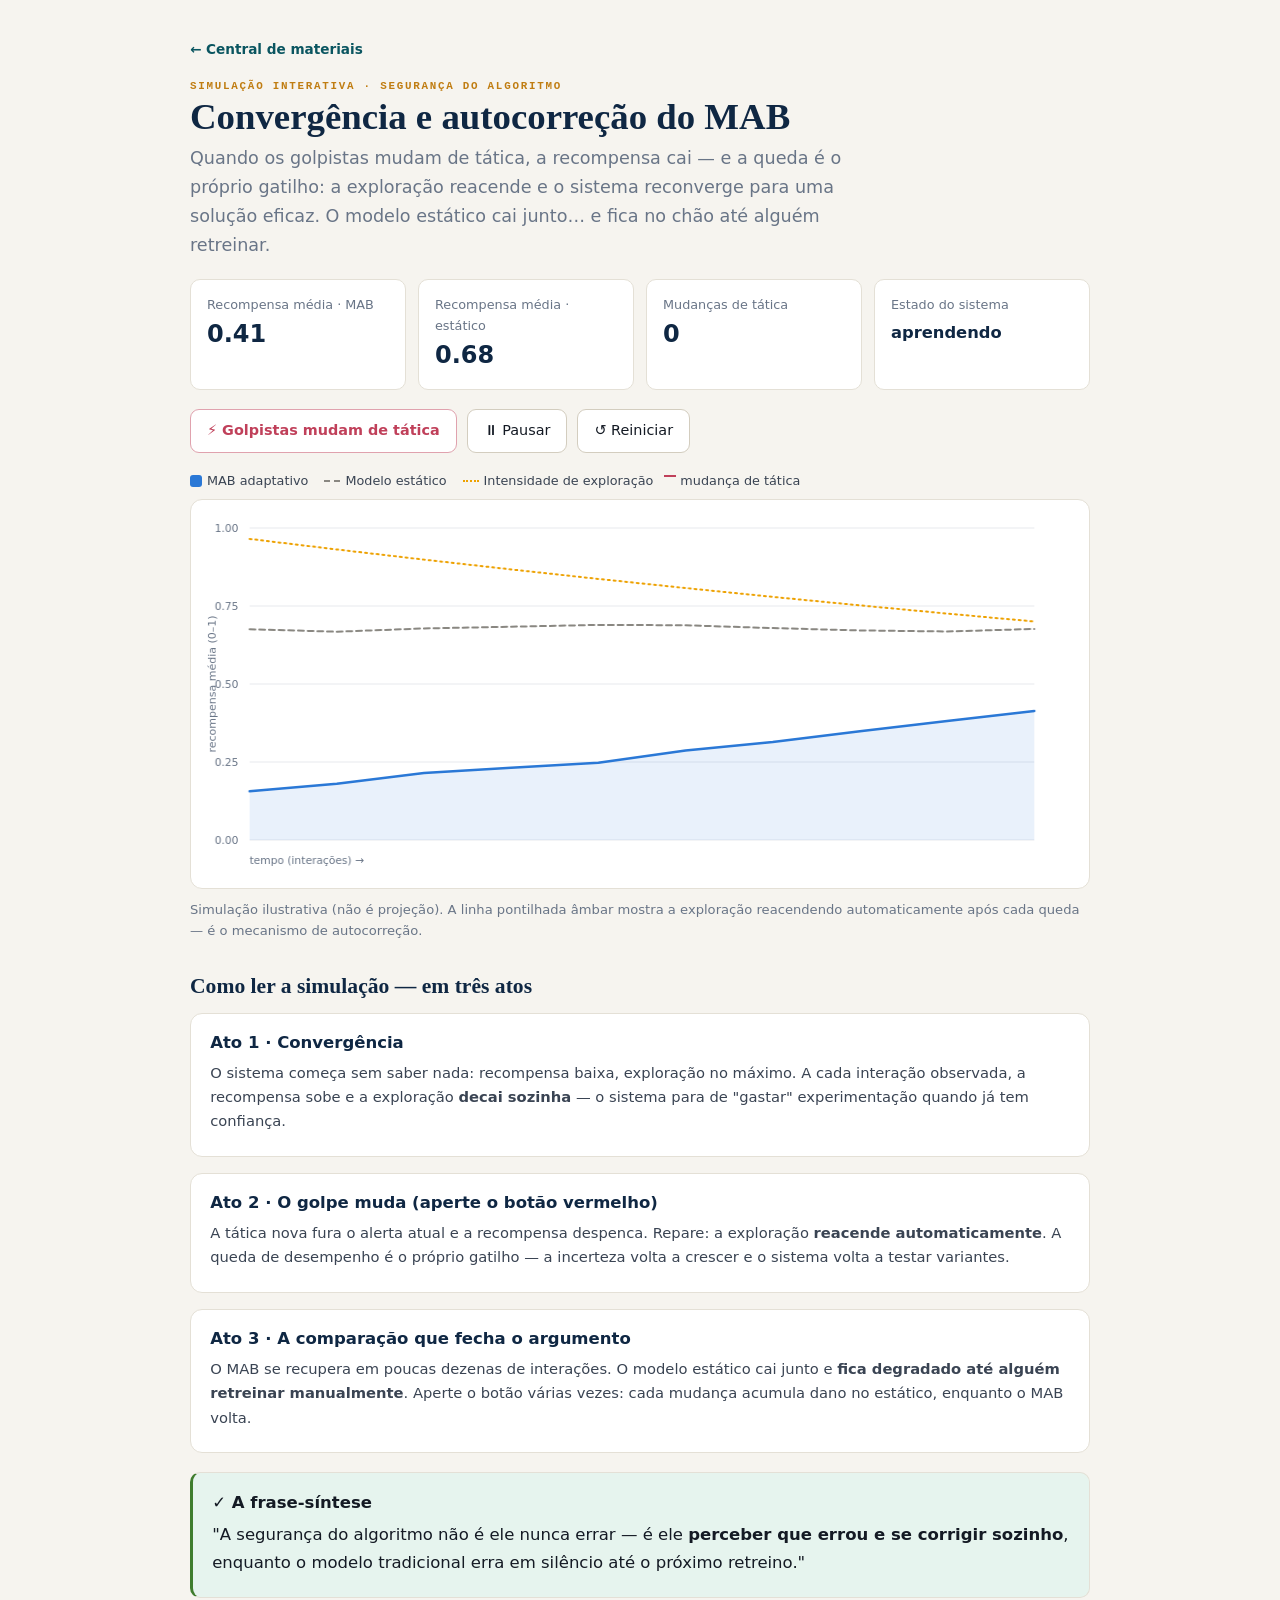
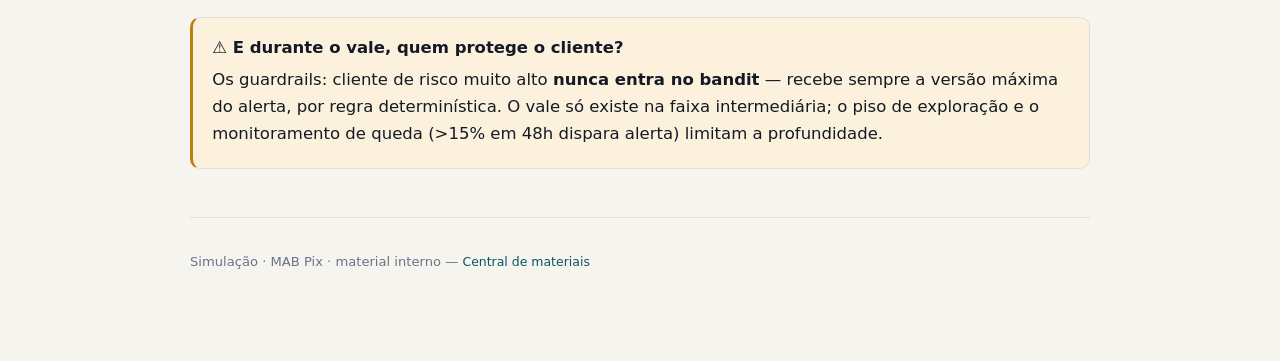
<file: grafico-convergencia.html>
<!DOCTYPE html>
<html lang="pt-BR">
<head>
<meta charset="UTF-8">
<meta name="viewport" content="width=device-width, initial-scale=1.0">
<title>Convergência e autocorreção do MAB — Simulação</title>
<link rel="stylesheet" href="assets/style.css">
<style>
  .simwrap{max-width:980px;margin:0 auto;padding:2.2rem clamp(1rem,4vw,2.5rem) 4rem}
  .kpis{display:grid;grid-template-columns:repeat(auto-fit,minmax(180px,1fr));gap:12px;margin:1.2rem 0}
  .kpi{background:var(--paper);border:1px solid var(--line);border-radius:10px;padding:.85rem 1rem}
  .kpi .l{font-size:.8rem;color:var(--mut)}
  .kpi .v{font-size:1.5rem;font-weight:650;color:var(--navy);font-variant-numeric:tabular-nums}
  .kpi .v.state{font-size:1.02rem;padding-top:.35rem}
  .btns{display:flex;flex-wrap:wrap;gap:10px;margin:1rem 0 1.1rem}
  button{font:inherit;font-size:.9rem;padding:.55rem 1rem;border-radius:9px;border:1px solid var(--line-2);
    background:var(--paper);color:var(--ink);cursor:pointer;transition:.15s}
  button:hover{background:#f0ede5}
  button:active{transform:scale(.98)}
  button.danger{border-color:#e0a2ae;color:var(--rose);font-weight:600}
  button.danger:hover{background:var(--rose-bg)}
  .legend{display:flex;flex-wrap:wrap;gap:16px;font-size:.8rem;color:var(--ink-2);margin-bottom:8px}
  .legend .sw{display:inline-block;width:12px;height:12px;border-radius:3px;vertical-align:-2px;margin-right:5px}
  .legend .ln{display:inline-block;width:16px;border-top:2.5px dashed;vertical-align:3px;margin-right:5px}
  .chartbox{background:var(--paper);border:1px solid var(--line);border-radius:12px;padding:14px}
  canvas{width:100%;display:block}
  .note{font-size:.82rem;color:var(--mut);margin-top:.6rem}
  .explainer{margin-top:2rem}
  .explainer .card{margin-bottom:1rem}
</style>
</head>
<body>
<div class="simwrap">
  <a class="home" style="display:inline-flex;gap:.4rem;font-size:.85rem;color:var(--cyan-ink);text-decoration:none;font-weight:600" href="index.html">← Central de materiais</a>
  <div class="tag-part" style="margin-top:1rem">Simulação interativa · Segurança do algoritmo</div>
  <h1 style="font-family:var(--serif);font-weight:600;color:var(--navy);font-size:clamp(1.7rem,4vw,2.3rem);margin:.3rem 0">Convergência e autocorreção do MAB</h1>
  <p class="subtitle" style="margin-bottom:0">Quando os golpistas mudam de tática, a recompensa cai — e a queda é o próprio gatilho: a exploração reacende e o sistema reconverge para uma solução eficaz. O modelo estático cai junto… e fica no chão até alguém retreinar.</p>

  <div class="kpis">
    <div class="kpi"><div class="l">Recompensa média · MAB</div><div class="v" id="kpiMab">—</div></div>
    <div class="kpi"><div class="l">Recompensa média · estático</div><div class="v" id="kpiStatic">—</div></div>
    <div class="kpi"><div class="l">Mudanças de tática</div><div class="v" id="kpiDrifts">0</div></div>
    <div class="kpi"><div class="l">Estado do sistema</div><div class="v state" id="kpiState">aprendendo</div></div>
  </div>

  <div class="btns">
    <button class="danger" id="btnDrift">⚡ Golpistas mudam de tática</button>
    <button id="btnPause">⏸ Pausar</button>
    <button id="btnReset">↺ Reiniciar</button>
  </div>

  <div class="legend">
    <span><span class="sw" style="background:#2a78d6"></span>MAB adaptativo</span>
    <span><span class="ln" style="border-color:#898781"></span>Modelo estático</span>
    <span><span class="ln" style="border-color:#eda100;border-top-style:dotted"></span>Intensidade de exploração</span>
    <span><span class="ln" style="border-color:#c0405a;border-top-style:solid;width:2px;border-top-width:12px;transform:rotate(90deg);margin-right:9px"></span>mudança de tática</span>
  </div>

  <div class="chartbox">
    <canvas id="cv" height="360" role="img" aria-label="Gráfico de linha: recompensa média do MAB ao longo do tempo, com quedas nas mudanças de tática e reconvergência automática; o modelo estático permanece degradado."></canvas>
  </div>
  <p class="note">Simulação ilustrativa (não é projeção). A linha pontilhada âmbar mostra a exploração reacendendo automaticamente após cada queda — é o mecanismo de autocorreção.</p>

  <div class="explainer">
    <h2 style="font-family:var(--serif);color:var(--navy);font-size:1.35rem;margin-bottom:.8rem">Como ler a simulação — em três atos</h2>
    <div class="card"><h4>Ato 1 · Convergência</h4><p>O sistema começa sem saber nada: recompensa baixa, exploração no máximo. A cada interação observada, a recompensa sobe e a exploração <strong>decai sozinha</strong> — o sistema para de "gastar" experimentação quando já tem confiança.</p></div>
    <div class="card"><h4>Ato 2 · O golpe muda (aperte o botão vermelho)</h4><p>A tática nova fura o alerta atual e a recompensa despenca. Repare: a exploração <strong>reacende automaticamente</strong>. A queda de desempenho é o próprio gatilho — a incerteza volta a crescer e o sistema volta a testar variantes.</p></div>
    <div class="card"><h4>Ato 3 · A comparação que fecha o argumento</h4><p>O MAB se recupera em poucas dezenas de interações. O modelo estático cai junto e <strong>fica degradado até alguém retreinar manualmente</strong>. Aperte o botão várias vezes: cada mudança acumula dano no estático, enquanto o MAB volta.</p></div>
    <div class="callout ok" style="margin-top:1.2rem">
      <div class="h">✓ A frase-síntese</div>
      <p>"A segurança do algoritmo não é ele nunca errar — é ele <strong>perceber que errou e se corrigir sozinho</strong>, enquanto o modelo tradicional erra em silêncio até o próximo retreino."</p>
    </div>
    <div class="callout warn">
      <div class="h">⚠ E durante o vale, quem protege o cliente?</div>
      <p>Os guardrails: cliente de risco muito alto <strong>nunca entra no bandit</strong> — recebe sempre a versão máxima do alerta, por regra determinística. O vale só existe na faixa intermediária; o piso de exploração e o monitoramento de queda (&gt;15% em 48h dispara alerta) limitam a profundidade.</p>
    </div>
  </div>

  <div class="footer">Simulação · MAB Pix · material interno — <a class="backtop" href="index.html">Central de materiais</a></div>
</div>

<script>
(function(){
"use strict";
var cv=document.getElementById('cv'), ctx=cv.getContext('2d');
var MAX=170, t=0, running=true;
var mabTarget=0.75, mabVal=0.12, statVal=0.68, statTarget=0.68, expl=1.0, sinceDrift=999, drifts=0;
var M=[], S=[], E=[], X=[], marks=[];

var C={mab:'#2a78d6', mabFill:'rgba(42,120,214,0.10)', stat:'#898781', expl:'#eda100',
       grid:'rgba(105,117,135,0.16)', ink:'#697587', mark:'#c0405a'};

function resize(){
  var w=cv.parentNode.clientWidth-0;
  var ratio=window.devicePixelRatio||1;
  cv.style.height='360px';
  cv.width=w*ratio; cv.height=360*ratio;
  ctx.setTransform(ratio,0,0,ratio,0,0);
}
window.addEventListener('resize',function(){resize();draw();});
resize();

function step(){
  t++; sinceDrift++;
  expl=Math.max(0.06, expl*0.965);
  mabVal+=(mabTarget-mabVal)*0.055 + (Math.random()-0.5)*0.03;
  statVal+=(statTarget-statVal)*0.15 + (Math.random()-0.5)*0.02;
  mabVal=Math.min(0.95,Math.max(0.02,mabVal));
  X.push(t); M.push(mabVal); S.push(statVal); E.push(expl);
  if(X.length>MAX){X.shift();M.shift();S.shift();E.shift();}
  marks=marks.filter(function(m){return m>=X[0];});
  draw(); kpis();
}

function px(i,w,pad){ var n=X.length; return pad.l+(w-pad.l-pad.r)*(n<=1?0:i/(n-1)); }
function py(v,h,pad){ return pad.t+(h-pad.t-pad.b)*(1-v); }

function line(arr,color,dash,width,h,w,pad){
  ctx.save(); ctx.strokeStyle=color; ctx.lineWidth=width; ctx.lineJoin='round'; ctx.lineCap='round';
  if(dash) ctx.setLineDash(dash);
  ctx.beginPath();
  for(var i=0;i<arr.length;i++){ var x=px(i,w,pad), y=py(arr[i],h,pad); i?ctx.lineTo(x,y):ctx.moveTo(x,y); }
  ctx.stroke(); ctx.restore();
}

function draw(){
  var w=cv.clientWidth, h=360, pad={l:46,r:14,t:14,b:34};
  ctx.clearRect(0,0,w,h);
  ctx.font='11px system-ui,sans-serif'; ctx.fillStyle=C.ink;
  for(var g=0;g<=4;g++){
    var v=g/4, y=py(v,h,pad);
    ctx.strokeStyle=C.grid; ctx.lineWidth=1;
    ctx.beginPath(); ctx.moveTo(pad.l,y); ctx.lineTo(w-pad.r,y); ctx.stroke();
    ctx.fillText(v.toFixed(2), 10, y+4);
  }
  ctx.fillText('tempo (interações) →', pad.l, h-10);
  ctx.save(); ctx.translate(12,py(0.5,h,pad)); ctx.rotate(-Math.PI/2);
  ctx.textAlign='center'; ctx.fillText('recompensa média (0–1)',0,-1); ctx.restore();

  marks.forEach(function(m){
    var i=X.indexOf(m); if(i<0) return;
    var x=px(i,w,pad);
    ctx.save(); ctx.strokeStyle=C.mark; ctx.lineWidth=1.5; ctx.setLineDash([4,4]);
    ctx.beginPath(); ctx.moveTo(x,pad.t); ctx.lineTo(x,h-pad.b); ctx.stroke();
    ctx.setLineDash([]); ctx.fillStyle=C.mark; ctx.font='10px system-ui,sans-serif';
    ctx.fillText('⚡',x-4,pad.t+12); ctx.restore();
  });

  if(M.length>1){
    ctx.save(); ctx.fillStyle=C.mabFill; ctx.beginPath();
    ctx.moveTo(px(0,w,pad),py(M[0],h,pad));
    for(var i=1;i<M.length;i++) ctx.lineTo(px(i,w,pad),py(M[i],h,pad));
    ctx.lineTo(px(M.length-1,w,pad),py(0,h,pad)); ctx.lineTo(px(0,w,pad),py(0,h,pad));
    ctx.closePath(); ctx.fill(); ctx.restore();
  }
  line(E,C.expl,[2,4],2,h,w,pad);
  line(S,C.stat,[6,4],2,h,w,pad);
  line(M,C.mab,null,2.5,h,w,pad);
}

function kpis(){
  document.getElementById('kpiMab').textContent=mabVal.toFixed(2);
  document.getElementById('kpiStatic').textContent=statVal.toFixed(2);
  document.getElementById('kpiDrifts').textContent=drifts;
  var el=document.getElementById('kpiState');
  if(sinceDrift<18){ el.textContent='readaptando…'; el.style.color='#c07d12'; }
  else if(Math.abs(mabTarget-mabVal)<0.08){ el.textContent='convergido'; el.style.color='#3f7d2e'; }
  else { el.textContent='aprendendo'; el.style.color='#0f2743'; }
}

setInterval(function(){ if(running) step(); },110);

document.getElementById('btnDrift').addEventListener('click',function(){
  drifts++; sinceDrift=0;
  marks.push(t+1);
  mabVal=Math.max(0.15,mabVal-0.32-Math.random()*0.08);
  expl=Math.min(1,expl+0.55);
  statTarget=Math.max(0.18,statTarget-0.16-Math.random()*0.06);
  statVal=statTarget+0.05;
  mabTarget=0.70+Math.random()*0.08;
});
document.getElementById('btnPause').addEventListener('click',function(){
  running=!running;
  this.textContent=running?'⏸ Pausar':'▶ Continuar';
});
document.getElementById('btnReset').addEventListener('click',function(){
  t=0;mabVal=0.12;mabTarget=0.75;statVal=0.68;statTarget=0.68;expl=1;sinceDrift=999;drifts=0;
  X.length=0;M.length=0;S.length=0;E.length=0;marks.length=0;
  draw();kpis();
});
draw();
})();
</script>
</body>
</html>
</file>
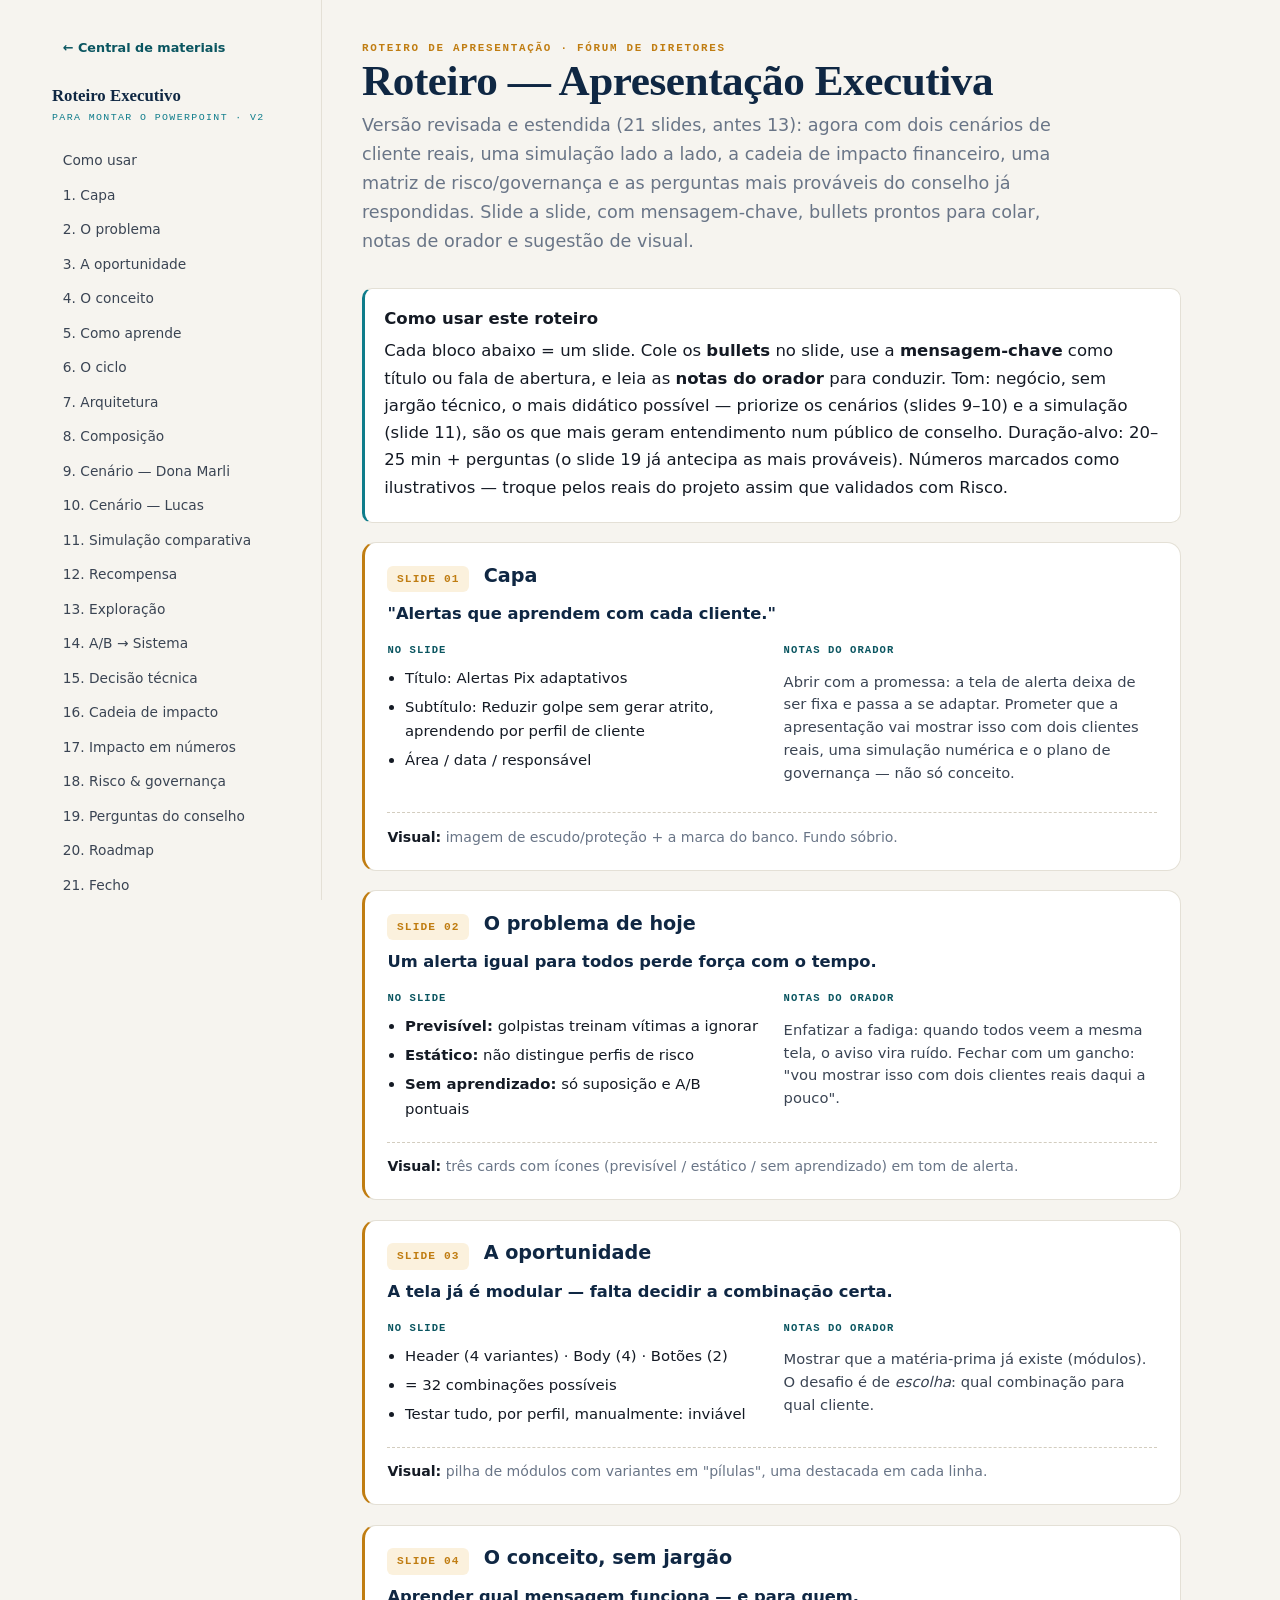
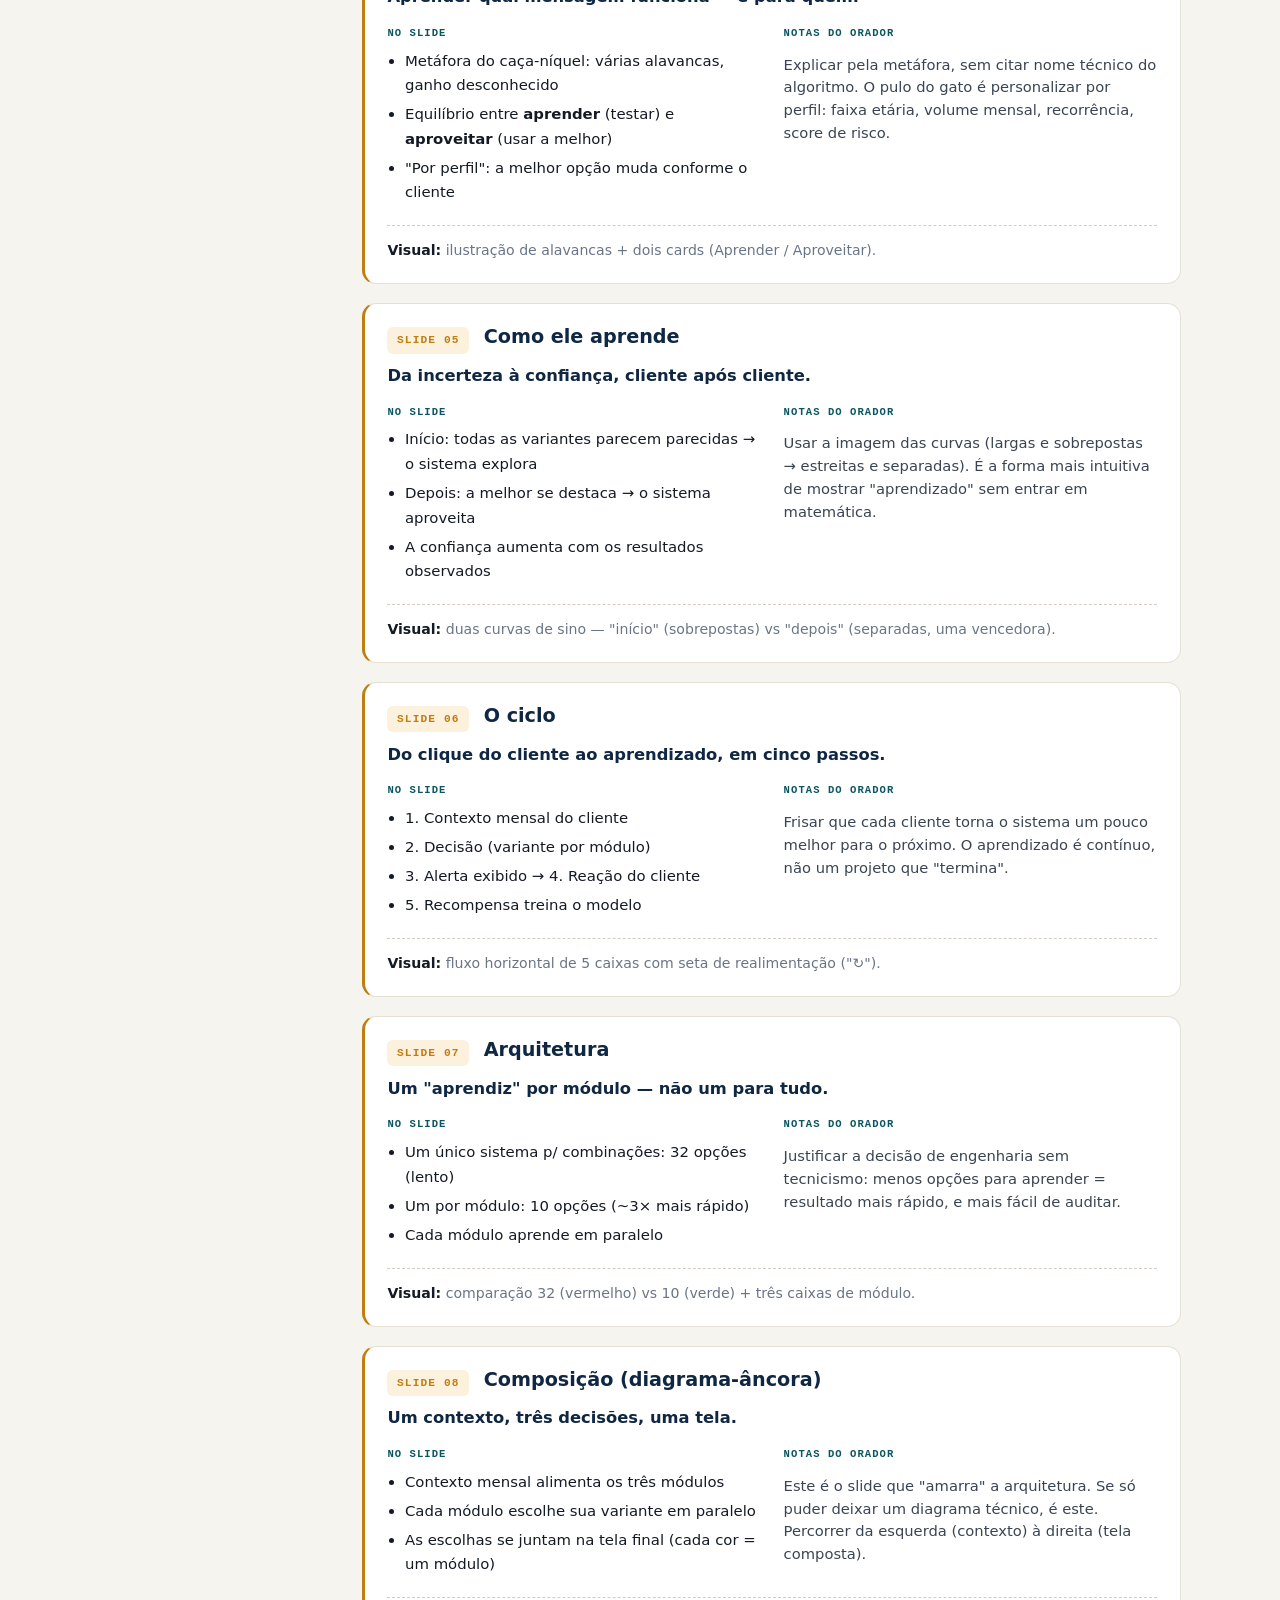
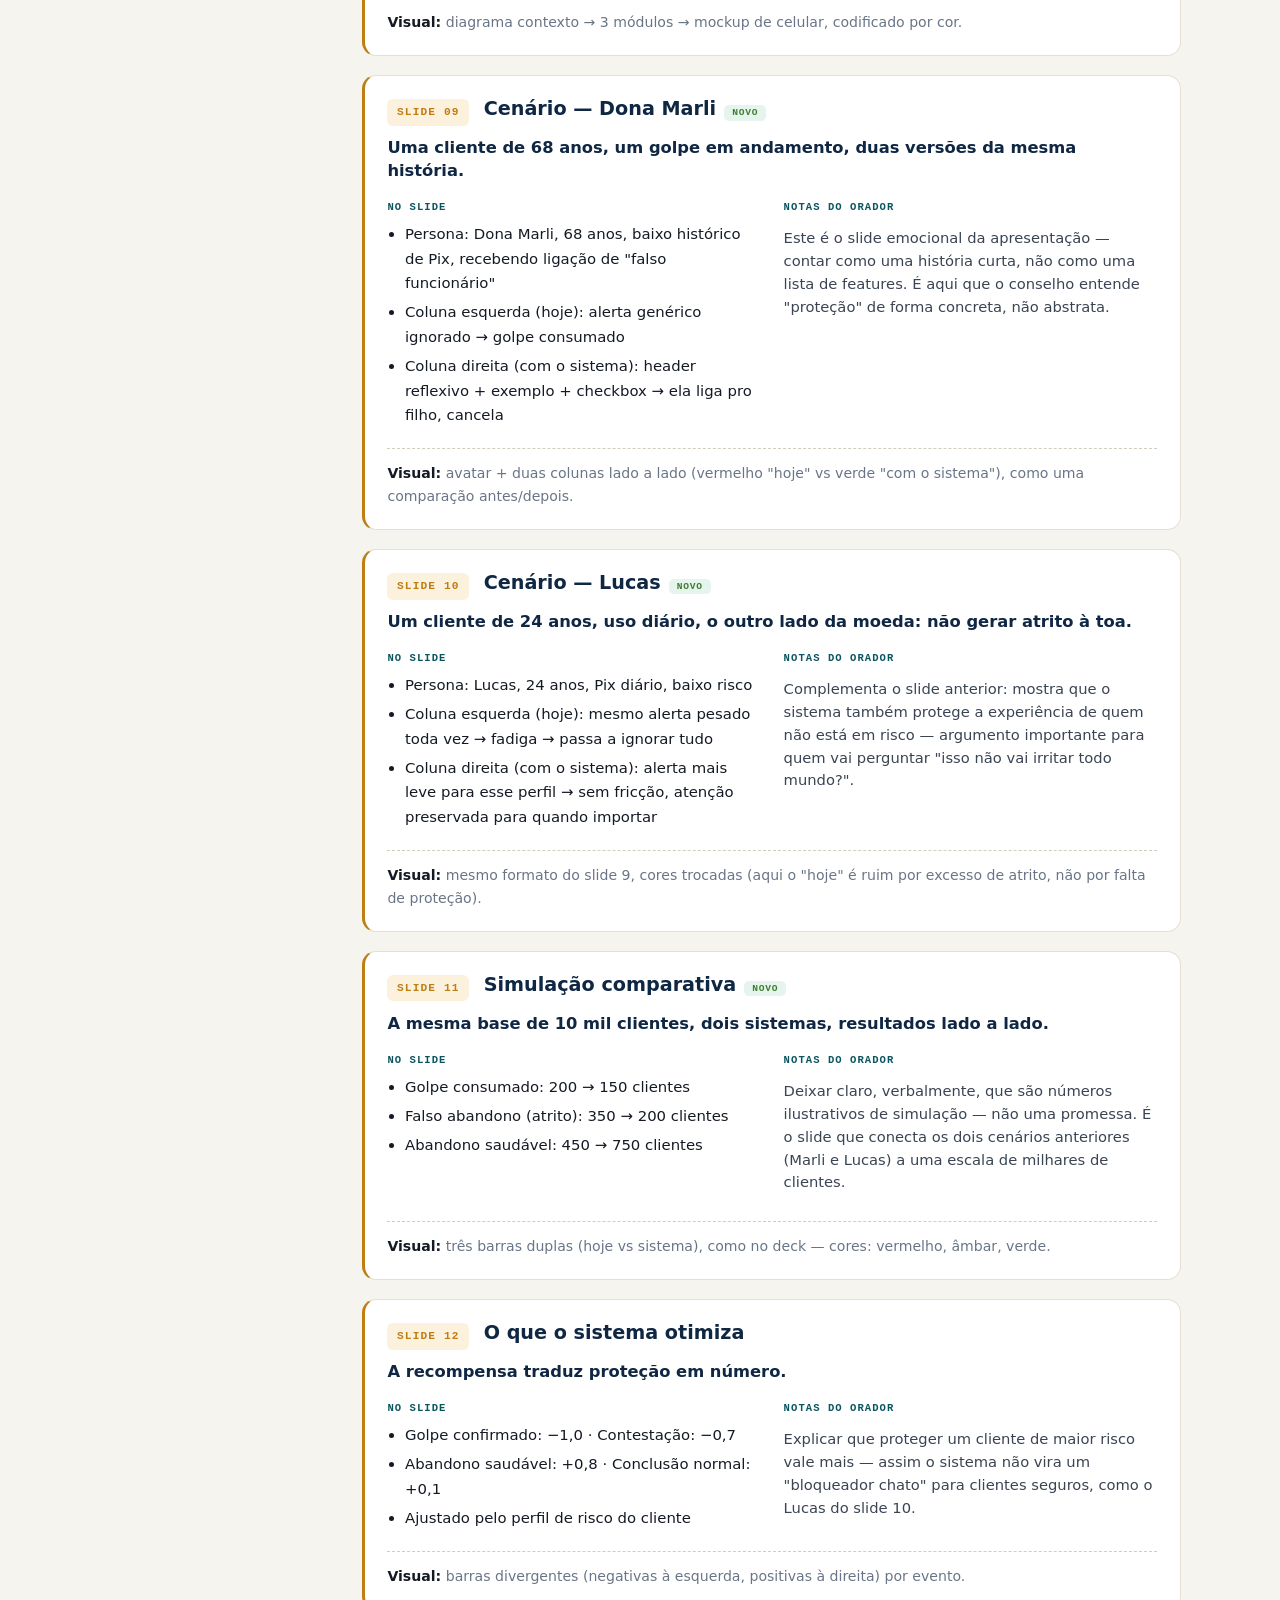
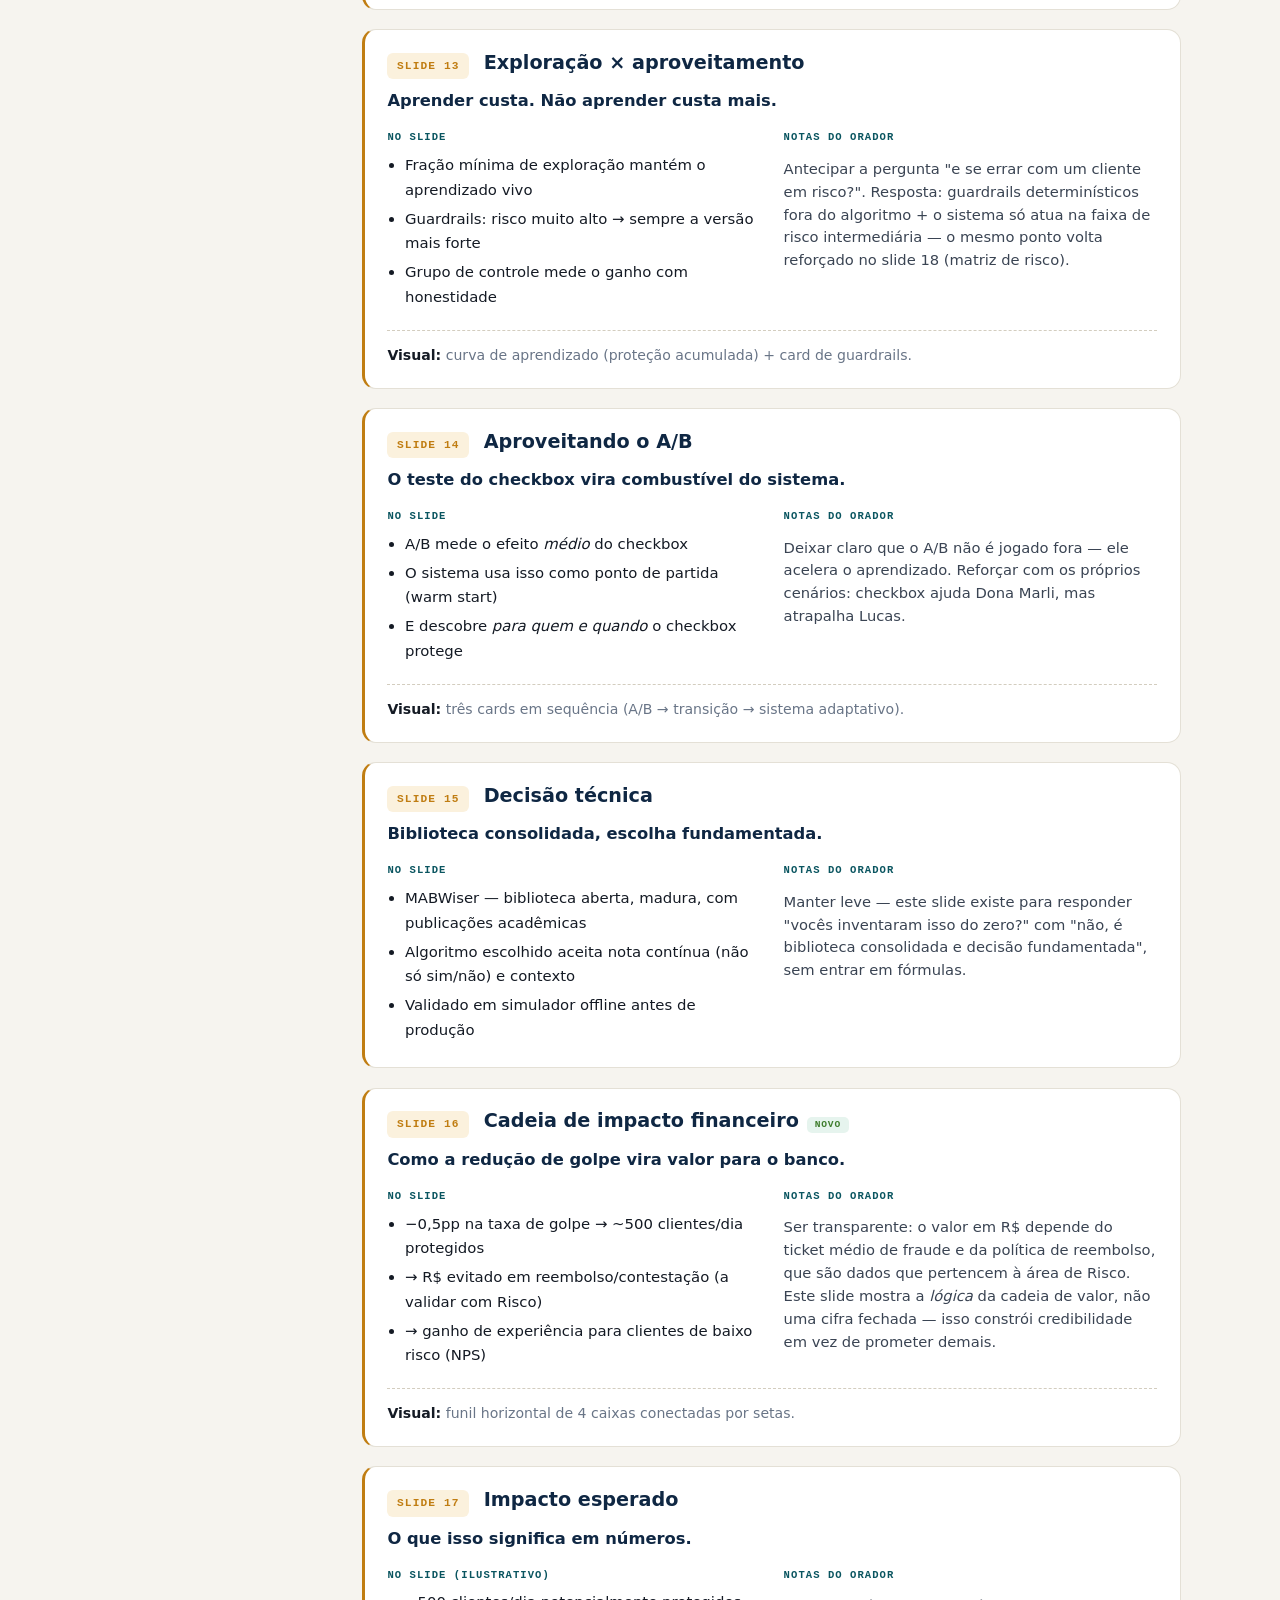
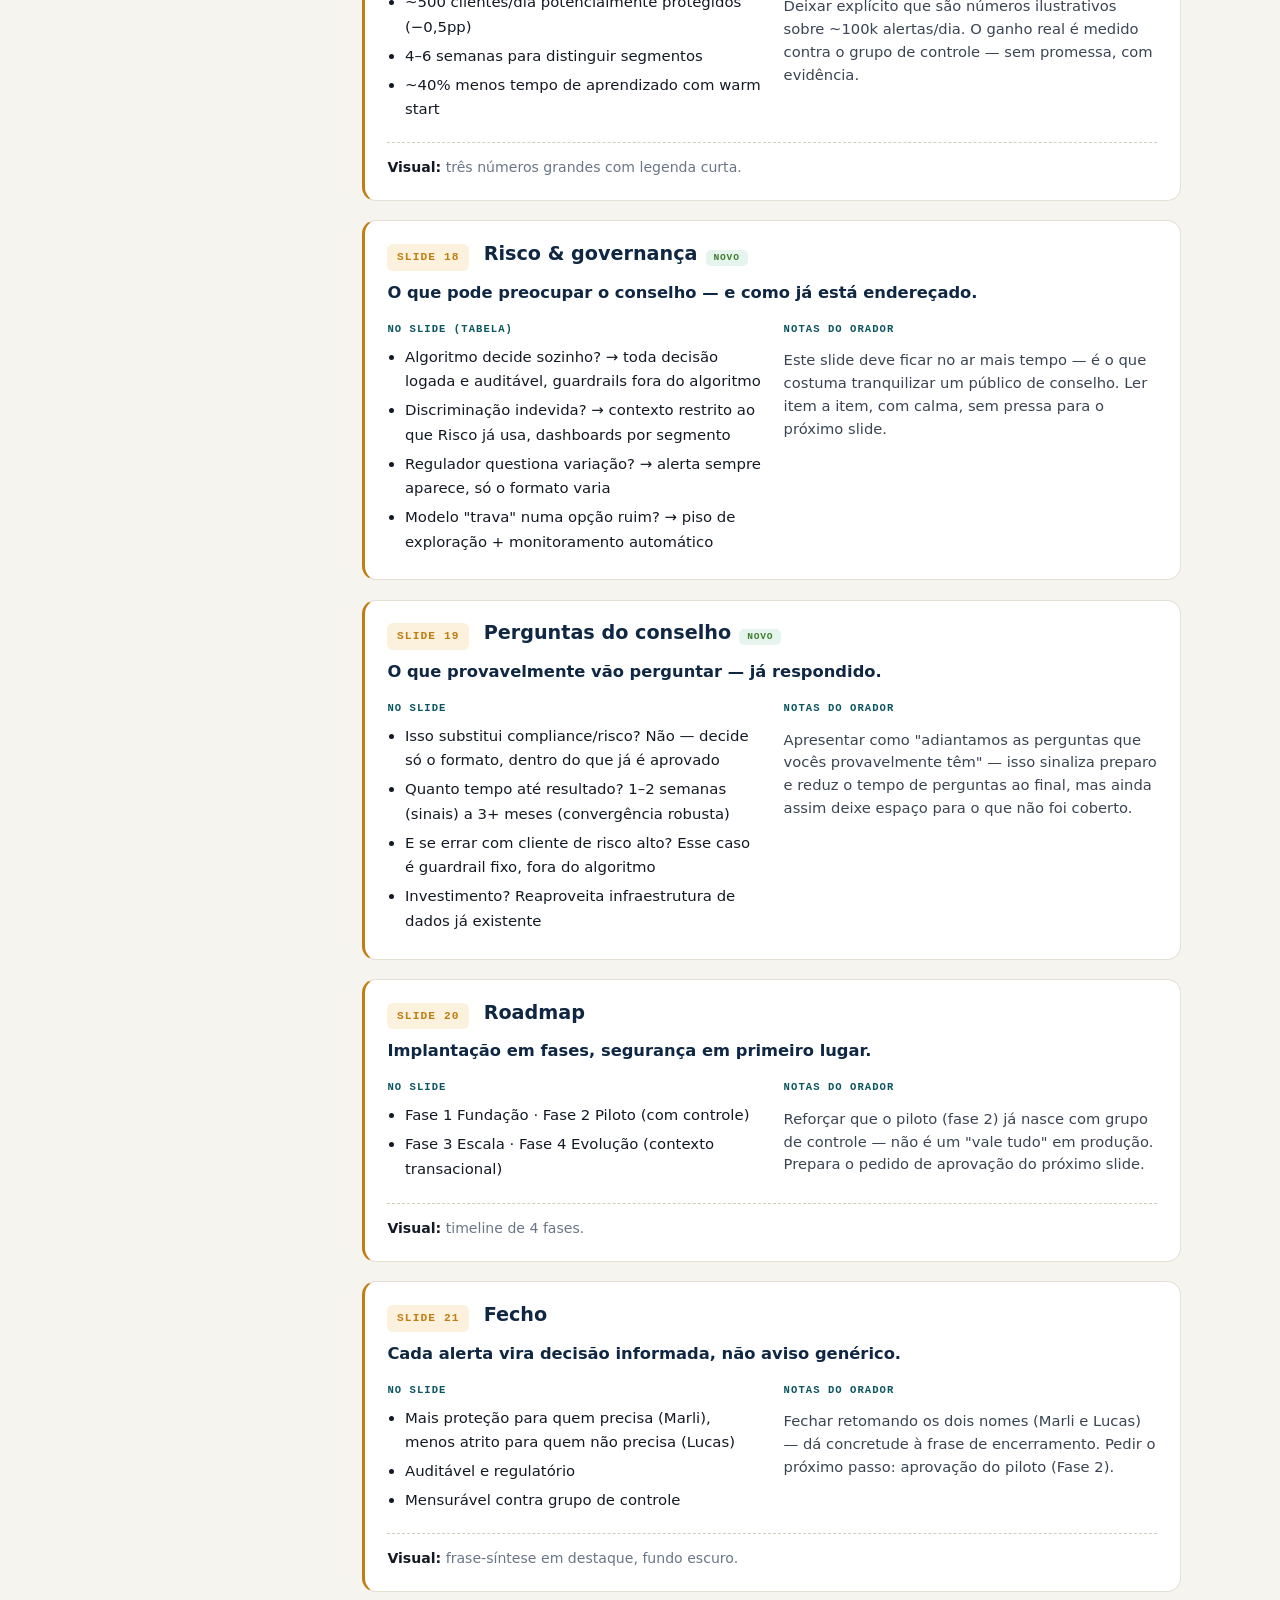
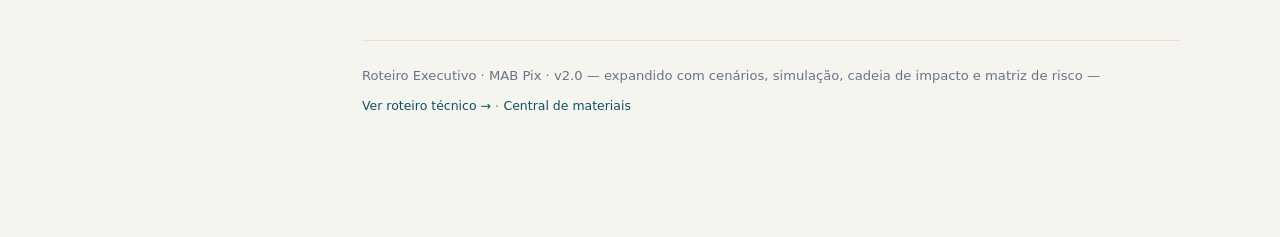
<file: roteiro-executivo.html>
<!DOCTYPE html>
<html lang="pt-BR">
<head>
<meta charset="UTF-8">
<meta name="viewport" content="width=device-width, initial-scale=1.0">
<title>Roteiro — Apresentação Executiva · MAB Pix</title>
<link rel="stylesheet" href="assets/style.css">
<style>
  .sl{background:var(--paper);border:1px solid var(--line);border-radius:14px;padding:1.3rem 1.4rem;margin:1.2rem 0;border-left:3px solid var(--amber)}
  .sl-h{display:flex;align-items:baseline;gap:.9rem;flex-wrap:wrap}
  .sl-n{font-family:var(--mono);font-size:.7rem;letter-spacing:.1em;text-transform:uppercase;color:var(--amber);background:var(--amber-bg);padding:.25rem .6rem;border-radius:6px;font-weight:600}
  .sl-h h3{margin:0;font-size:1.2rem}
  .sl-msg{margin:.7rem 0 1rem;font-size:1.02rem;color:var(--navy);font-weight:600;line-height:1.4}
  .sl-grid{display:grid;grid-template-columns:1fr 1fr;gap:1.4rem}
  .sl h5{font-family:var(--mono);font-size:.66rem;letter-spacing:.1em;text-transform:uppercase;color:var(--cyan-ink);margin:0 0 .4rem}
  .sl ul{margin:.2rem 0;padding-left:1.1rem}
  .sl li{margin:.28rem 0;font-size:.93rem}
  .sl-notes{font-size:.92rem;color:var(--ink-2);line-height:1.55}
  .sl-visual{margin-top:1rem;padding-top:.8rem;border-top:1px dashed var(--line-2);font-size:.88rem;color:var(--mut)}
  .sl-visual strong{color:var(--ink)}
  .newtag{font-family:var(--mono);font-size:.6rem;letter-spacing:.08em;text-transform:uppercase;background:var(--mint-bg);color:var(--lime);padding:.15rem .5rem;border-radius:5px;margin-left:.5rem}
  @media(max-width:720px){.sl-grid{grid-template-columns:1fr}}
</style>
</head>
<body>
<div class="doc">
  <aside class="toc">
    <a class="home" href="index.html">← Central de materiais</a>
    <div class="brand">Roteiro Executivo<small>Para montar o PowerPoint · v2</small></div>
    <nav>
      <a href="#uso">Como usar</a>
      <a href="#s1">1. Capa</a>
      <a href="#s2">2. O problema</a>
      <a href="#s3">3. A oportunidade</a>
      <a href="#s4">4. O conceito</a>
      <a href="#s5">5. Como aprende</a>
      <a href="#s6">6. O ciclo</a>
      <a href="#s7">7. Arquitetura</a>
      <a href="#s8">8. Composição</a>
      <a href="#s9">9. Cenário — Dona Marli</a>
      <a href="#s10">10. Cenário — Lucas</a>
      <a href="#s11">11. Simulação comparativa</a>
      <a href="#s12">12. Recompensa</a>
      <a href="#s13">13. Exploração</a>
      <a href="#s14">14. A/B → Sistema</a>
      <a href="#s15">15. Decisão técnica</a>
      <a href="#s16">16. Cadeia de impacto</a>
      <a href="#s17">17. Impacto em números</a>
      <a href="#s18">18. Risco &amp; governança</a>
      <a href="#s19">19. Perguntas do conselho</a>
      <a href="#s20">20. Roadmap</a>
      <a href="#s21">21. Fecho</a>
    </nav>
  </aside>

  <main>
    <div class="tag-part" style="margin-top:0">Roteiro de apresentação · Fórum de diretores</div>
    <h1>Roteiro — Apresentação Executiva</h1>
    <p class="subtitle">Versão revisada e estendida (21 slides, antes 13): agora com dois cenários de cliente reais, uma simulação lado a lado, a cadeia de impacto financeiro, uma matriz de risco/governança e as perguntas mais prováveis do conselho já respondidas. Slide a slide, com mensagem-chave, bullets prontos para colar, notas de orador e sugestão de visual.</p>

    <div class="callout">
      <div class="h">Como usar este roteiro</div>
      <p>Cada bloco abaixo = um slide. Cole os <strong>bullets</strong> no slide, use a <strong>mensagem-chave</strong> como título ou fala de abertura, e leia as <strong>notas do orador</strong> para conduzir. Tom: negócio, sem jargão técnico, o mais didático possível — priorize os cenários (slides 9–10) e a simulação (slide 11), são os que mais geram entendimento num público de conselho. Duração-alvo: 20–25 min + perguntas (o slide 19 já antecipa as mais prováveis). Números marcados como ilustrativos — troque pelos reais do projeto assim que validados com Risco.</p>
    </div>

    <article class="sl" id="s1">
      <div class="sl-h"><span class="sl-n">Slide 01</span><h3>Capa</h3></div>
      <div class="sl-msg">"Alertas que aprendem com cada cliente."</div>
      <div class="sl-grid">
        <div><h5>No slide</h5><ul>
          <li>Título: Alertas Pix adaptativos</li>
          <li>Subtítulo: Reduzir golpe sem gerar atrito, aprendendo por perfil de cliente</li>
          <li>Área / data / responsável</li>
        </ul></div>
        <div><h5>Notas do orador</h5><p class="sl-notes">Abrir com a promessa: a tela de alerta deixa de ser fixa e passa a se adaptar. Prometer que a apresentação vai mostrar isso com dois clientes reais, uma simulação numérica e o plano de governança — não só conceito.</p></div>
      </div>
      <div class="sl-visual"><strong>Visual:</strong> imagem de escudo/proteção + a marca do banco. Fundo sóbrio.</div>
    </article>

    <article class="sl" id="s2">
      <div class="sl-h"><span class="sl-n">Slide 02</span><h3>O problema de hoje</h3></div>
      <div class="sl-msg">Um alerta igual para todos perde força com o tempo.</div>
      <div class="sl-grid">
        <div><h5>No slide</h5><ul>
          <li><strong>Previsível:</strong> golpistas treinam vítimas a ignorar</li>
          <li><strong>Estático:</strong> não distingue perfis de risco</li>
          <li><strong>Sem aprendizado:</strong> só suposição e A/B pontuais</li>
        </ul></div>
        <div><h5>Notas do orador</h5><p class="sl-notes">Enfatizar a fadiga: quando todos veem a mesma tela, o aviso vira ruído. Fechar com um gancho: "vou mostrar isso com dois clientes reais daqui a pouco".</p></div>
      </div>
      <div class="sl-visual"><strong>Visual:</strong> três cards com ícones (previsível / estático / sem aprendizado) em tom de alerta.</div>
    </article>

    <article class="sl" id="s3">
      <div class="sl-h"><span class="sl-n">Slide 03</span><h3>A oportunidade</h3></div>
      <div class="sl-msg">A tela já é modular — falta decidir a combinação certa.</div>
      <div class="sl-grid">
        <div><h5>No slide</h5><ul>
          <li>Header (4 variantes) · Body (4) · Botões (2)</li>
          <li>= 32 combinações possíveis</li>
          <li>Testar tudo, por perfil, manualmente: inviável</li>
        </ul></div>
        <div><h5>Notas do orador</h5><p class="sl-notes">Mostrar que a matéria-prima já existe (módulos). O desafio é de <em>escolha</em>: qual combinação para qual cliente.</p></div>
      </div>
      <div class="sl-visual"><strong>Visual:</strong> pilha de módulos com variantes em "pílulas", uma destacada em cada linha.</div>
    </article>

    <article class="sl" id="s4">
      <div class="sl-h"><span class="sl-n">Slide 04</span><h3>O conceito, sem jargão</h3></div>
      <div class="sl-msg">Aprender qual mensagem funciona — e para quem.</div>
      <div class="sl-grid">
        <div><h5>No slide</h5><ul>
          <li>Metáfora do caça-níquel: várias alavancas, ganho desconhecido</li>
          <li>Equilíbrio entre <strong>aprender</strong> (testar) e <strong>aproveitar</strong> (usar a melhor)</li>
          <li>"Por perfil": a melhor opção muda conforme o cliente</li>
        </ul></div>
        <div><h5>Notas do orador</h5><p class="sl-notes">Explicar pela metáfora, sem citar nome técnico do algoritmo. O pulo do gato é personalizar por perfil: faixa etária, volume mensal, recorrência, score de risco.</p></div>
      </div>
      <div class="sl-visual"><strong>Visual:</strong> ilustração de alavancas + dois cards (Aprender / Aproveitar).</div>
    </article>

    <article class="sl" id="s5">
      <div class="sl-h"><span class="sl-n">Slide 05</span><h3>Como ele aprende</h3></div>
      <div class="sl-msg">Da incerteza à confiança, cliente após cliente.</div>
      <div class="sl-grid">
        <div><h5>No slide</h5><ul>
          <li>Início: todas as variantes parecem parecidas → o sistema explora</li>
          <li>Depois: a melhor se destaca → o sistema aproveita</li>
          <li>A confiança aumenta com os resultados observados</li>
        </ul></div>
        <div><h5>Notas do orador</h5><p class="sl-notes">Usar a imagem das curvas (largas e sobrepostas → estreitas e separadas). É a forma mais intuitiva de mostrar "aprendizado" sem entrar em matemática.</p></div>
      </div>
      <div class="sl-visual"><strong>Visual:</strong> duas curvas de sino — "início" (sobrepostas) vs "depois" (separadas, uma vencedora).</div>
    </article>

    <article class="sl" id="s6">
      <div class="sl-h"><span class="sl-n">Slide 06</span><h3>O ciclo</h3></div>
      <div class="sl-msg">Do clique do cliente ao aprendizado, em cinco passos.</div>
      <div class="sl-grid">
        <div><h5>No slide</h5><ul>
          <li>1. Contexto mensal do cliente</li>
          <li>2. Decisão (variante por módulo)</li>
          <li>3. Alerta exibido → 4. Reação do cliente</li>
          <li>5. Recompensa treina o modelo</li>
        </ul></div>
        <div><h5>Notas do orador</h5><p class="sl-notes">Frisar que cada cliente torna o sistema um pouco melhor para o próximo. O aprendizado é contínuo, não um projeto que "termina".</p></div>
      </div>
      <div class="sl-visual"><strong>Visual:</strong> fluxo horizontal de 5 caixas com seta de realimentação ("↻").</div>
    </article>

    <article class="sl" id="s7">
      <div class="sl-h"><span class="sl-n">Slide 07</span><h3>Arquitetura</h3></div>
      <div class="sl-msg">Um "aprendiz" por módulo — não um para tudo.</div>
      <div class="sl-grid">
        <div><h5>No slide</h5><ul>
          <li>Um único sistema p/ combinações: 32 opções (lento)</li>
          <li>Um por módulo: 10 opções (~3× mais rápido)</li>
          <li>Cada módulo aprende em paralelo</li>
        </ul></div>
        <div><h5>Notas do orador</h5><p class="sl-notes">Justificar a decisão de engenharia sem tecnicismo: menos opções para aprender = resultado mais rápido, e mais fácil de auditar.</p></div>
      </div>
      <div class="sl-visual"><strong>Visual:</strong> comparação 32 (vermelho) vs 10 (verde) + três caixas de módulo.</div>
    </article>

    <article class="sl" id="s8">
      <div class="sl-h"><span class="sl-n">Slide 08</span><h3>Composição (diagrama-âncora)</h3></div>
      <div class="sl-msg">Um contexto, três decisões, uma tela.</div>
      <div class="sl-grid">
        <div><h5>No slide</h5><ul>
          <li>Contexto mensal alimenta os três módulos</li>
          <li>Cada módulo escolhe sua variante em paralelo</li>
          <li>As escolhas se juntam na tela final (cada cor = um módulo)</li>
        </ul></div>
        <div><h5>Notas do orador</h5><p class="sl-notes">Este é o slide que "amarra" a arquitetura. Se só puder deixar um diagrama técnico, é este. Percorrer da esquerda (contexto) à direita (tela composta).</p></div>
      </div>
      <div class="sl-visual"><strong>Visual:</strong> diagrama contexto → 3 módulos → mockup de celular, codificado por cor.</div>
    </article>

    <article class="sl" id="s9">
      <div class="sl-h"><span class="sl-n">Slide 09</span><h3>Cenário — Dona Marli<span class="newtag">novo</span></h3></div>
      <div class="sl-msg">Uma cliente de 68 anos, um golpe em andamento, duas versões da mesma história.</div>
      <div class="sl-grid">
        <div><h5>No slide</h5><ul>
          <li>Persona: Dona Marli, 68 anos, baixo histórico de Pix, recebendo ligação de "falso funcionário"</li>
          <li>Coluna esquerda (hoje): alerta genérico ignorado → golpe consumado</li>
          <li>Coluna direita (com o sistema): header reflexivo + exemplo + checkbox → ela liga pro filho, cancela</li>
        </ul></div>
        <div><h5>Notas do orador</h5><p class="sl-notes">Este é o slide emocional da apresentação — contar como uma história curta, não como uma lista de features. É aqui que o conselho entende "proteção" de forma concreta, não abstrata.</p></div>
      </div>
      <div class="sl-visual"><strong>Visual:</strong> avatar + duas colunas lado a lado (vermelho "hoje" vs verde "com o sistema"), como uma comparação antes/depois.</div>
    </article>

    <article class="sl" id="s10">
      <div class="sl-h"><span class="sl-n">Slide 10</span><h3>Cenário — Lucas<span class="newtag">novo</span></h3></div>
      <div class="sl-msg">Um cliente de 24 anos, uso diário, o outro lado da moeda: não gerar atrito à toa.</div>
      <div class="sl-grid">
        <div><h5>No slide</h5><ul>
          <li>Persona: Lucas, 24 anos, Pix diário, baixo risco</li>
          <li>Coluna esquerda (hoje): mesmo alerta pesado toda vez → fadiga → passa a ignorar tudo</li>
          <li>Coluna direita (com o sistema): alerta mais leve para esse perfil → sem fricção, atenção preservada para quando importar</li>
        </ul></div>
        <div><h5>Notas do orador</h5><p class="sl-notes">Complementa o slide anterior: mostra que o sistema também protege a experiência de quem não está em risco — argumento importante para quem vai perguntar "isso não vai irritar todo mundo?".</p></div>
      </div>
      <div class="sl-visual"><strong>Visual:</strong> mesmo formato do slide 9, cores trocadas (aqui o "hoje" é ruim por excesso de atrito, não por falta de proteção).</div>
    </article>

    <article class="sl" id="s11">
      <div class="sl-h"><span class="sl-n">Slide 11</span><h3>Simulação comparativa<span class="newtag">novo</span></h3></div>
      <div class="sl-msg">A mesma base de 10 mil clientes, dois sistemas, resultados lado a lado.</div>
      <div class="sl-grid">
        <div><h5>No slide</h5><ul>
          <li>Golpe consumado: 200 → 150 clientes</li>
          <li>Falso abandono (atrito): 350 → 200 clientes</li>
          <li>Abandono saudável: 450 → 750 clientes</li>
        </ul></div>
        <div><h5>Notas do orador</h5><p class="sl-notes">Deixar claro, verbalmente, que são números ilustrativos de simulação — não uma promessa. É o slide que conecta os dois cenários anteriores (Marli e Lucas) a uma escala de milhares de clientes.</p></div>
      </div>
      <div class="sl-visual"><strong>Visual:</strong> três barras duplas (hoje vs sistema), como no deck — cores: vermelho, âmbar, verde.</div>
    </article>

    <article class="sl" id="s12">
      <div class="sl-h"><span class="sl-n">Slide 12</span><h3>O que o sistema otimiza</h3></div>
      <div class="sl-msg">A recompensa traduz proteção em número.</div>
      <div class="sl-grid">
        <div><h5>No slide</h5><ul>
          <li>Golpe confirmado: −1,0 · Contestação: −0,7</li>
          <li>Abandono saudável: +0,8 · Conclusão normal: +0,1</li>
          <li>Ajustado pelo perfil de risco do cliente</li>
        </ul></div>
        <div><h5>Notas do orador</h5><p class="sl-notes">Explicar que proteger um cliente de maior risco vale mais — assim o sistema não vira um "bloqueador chato" para clientes seguros, como o Lucas do slide 10.</p></div>
      </div>
      <div class="sl-visual"><strong>Visual:</strong> barras divergentes (negativas à esquerda, positivas à direita) por evento.</div>
    </article>

    <article class="sl" id="s13">
      <div class="sl-h"><span class="sl-n">Slide 13</span><h3>Exploração × aproveitamento</h3></div>
      <div class="sl-msg">Aprender custa. Não aprender custa mais.</div>
      <div class="sl-grid">
        <div><h5>No slide</h5><ul>
          <li>Fração mínima de exploração mantém o aprendizado vivo</li>
          <li>Guardrails: risco muito alto → sempre a versão mais forte</li>
          <li>Grupo de controle mede o ganho com honestidade</li>
        </ul></div>
        <div><h5>Notas do orador</h5><p class="sl-notes">Antecipar a pergunta "e se errar com um cliente em risco?". Resposta: guardrails determinísticos fora do algoritmo + o sistema só atua na faixa de risco intermediária — o mesmo ponto volta reforçado no slide 18 (matriz de risco).</p></div>
      </div>
      <div class="sl-visual"><strong>Visual:</strong> curva de aprendizado (proteção acumulada) + card de guardrails.</div>
    </article>

    <article class="sl" id="s14">
      <div class="sl-h"><span class="sl-n">Slide 14</span><h3>Aproveitando o A/B</h3></div>
      <div class="sl-msg">O teste do checkbox vira combustível do sistema.</div>
      <div class="sl-grid">
        <div><h5>No slide</h5><ul>
          <li>A/B mede o efeito <em>médio</em> do checkbox</li>
          <li>O sistema usa isso como ponto de partida (warm start)</li>
          <li>E descobre <em>para quem e quando</em> o checkbox protege</li>
        </ul></div>
        <div><h5>Notas do orador</h5><p class="sl-notes">Deixar claro que o A/B não é jogado fora — ele acelera o aprendizado. Reforçar com os próprios cenários: checkbox ajuda Dona Marli, mas atrapalha Lucas.</p></div>
      </div>
      <div class="sl-visual"><strong>Visual:</strong> três cards em sequência (A/B → transição → sistema adaptativo).</div>
    </article>

    <article class="sl" id="s15">
      <div class="sl-h"><span class="sl-n">Slide 15</span><h3>Decisão técnica</h3></div>
      <div class="sl-msg">Biblioteca consolidada, escolha fundamentada.</div>
      <div class="sl-grid">
        <div><h5>No slide</h5><ul>
          <li>MABWiser — biblioteca aberta, madura, com publicações acadêmicas</li>
          <li>Algoritmo escolhido aceita nota contínua (não só sim/não) e contexto</li>
          <li>Validado em simulador offline antes de produção</li>
        </ul></div>
        <div><h5>Notas do orador</h5><p class="sl-notes">Manter leve — este slide existe para responder "vocês inventaram isso do zero?" com "não, é biblioteca consolidada e decisão fundamentada", sem entrar em fórmulas.</p></div>
      </div>
    </article>

    <article class="sl" id="s16">
      <div class="sl-h"><span class="sl-n">Slide 16</span><h3>Cadeia de impacto financeiro<span class="newtag">novo</span></h3></div>
      <div class="sl-msg">Como a redução de golpe vira valor para o banco.</div>
      <div class="sl-grid">
        <div><h5>No slide</h5><ul>
          <li>−0,5pp na taxa de golpe → ~500 clientes/dia protegidos</li>
          <li>→ R$ evitado em reembolso/contestação (a validar com Risco)</li>
          <li>→ ganho de experiência para clientes de baixo risco (NPS)</li>
        </ul></div>
        <div><h5>Notas do orador</h5><p class="sl-notes">Ser transparente: o valor em R$ depende do ticket médio de fraude e da política de reembolso, que são dados que pertencem à área de Risco. Este slide mostra a <em>lógica</em> da cadeia de valor, não uma cifra fechada — isso constrói credibilidade em vez de prometer demais.</p></div>
      </div>
      <div class="sl-visual"><strong>Visual:</strong> funil horizontal de 4 caixas conectadas por setas.</div>
    </article>

    <article class="sl" id="s17">
      <div class="sl-h"><span class="sl-n">Slide 17</span><h3>Impacto esperado</h3></div>
      <div class="sl-msg">O que isso significa em números.</div>
      <div class="sl-grid">
        <div><h5>No slide (ilustrativo)</h5><ul>
          <li>~500 clientes/dia potencialmente protegidos (−0,5pp)</li>
          <li>4–6 semanas para distinguir segmentos</li>
          <li>~40% menos tempo de aprendizado com warm start</li>
        </ul></div>
        <div><h5>Notas do orador</h5><p class="sl-notes">Deixar explícito que são números ilustrativos sobre ~100k alertas/dia. O ganho real é medido contra o grupo de controle — sem promessa, com evidência.</p></div>
      </div>
      <div class="sl-visual"><strong>Visual:</strong> três números grandes com legenda curta.</div>
    </article>

    <article class="sl" id="s18">
      <div class="sl-h"><span class="sl-n">Slide 18</span><h3>Risco &amp; governança<span class="newtag">novo</span></h3></div>
      <div class="sl-msg">O que pode preocupar o conselho — e como já está endereçado.</div>
      <div class="sl-grid">
        <div><h5>No slide (tabela)</h5><ul>
          <li>Algoritmo decide sozinho? → toda decisão logada e auditável, guardrails fora do algoritmo</li>
          <li>Discriminação indevida? → contexto restrito ao que Risco já usa, dashboards por segmento</li>
          <li>Regulador questiona variação? → alerta sempre aparece, só o formato varia</li>
          <li>Modelo "trava" numa opção ruim? → piso de exploração + monitoramento automático</li>
        </ul></div>
        <div><h5>Notas do orador</h5><p class="sl-notes">Este slide deve ficar no ar mais tempo — é o que costuma tranquilizar um público de conselho. Ler item a item, com calma, sem pressa para o próximo slide.</p></div>
      </div>
    </article>

    <article class="sl" id="s19">
      <div class="sl-h"><span class="sl-n">Slide 19</span><h3>Perguntas do conselho<span class="newtag">novo</span></h3></div>
      <div class="sl-msg">O que provavelmente vão perguntar — já respondido.</div>
      <div class="sl-grid">
        <div><h5>No slide</h5><ul>
          <li>Isso substitui compliance/risco? Não — decide só o formato, dentro do que já é aprovado</li>
          <li>Quanto tempo até resultado? 1–2 semanas (sinais) a 3+ meses (convergência robusta)</li>
          <li>E se errar com cliente de risco alto? Esse caso é guardrail fixo, fora do algoritmo</li>
          <li>Investimento? Reaproveita infraestrutura de dados já existente</li>
        </ul></div>
        <div><h5>Notas do orador</h5><p class="sl-notes">Apresentar como "adiantamos as perguntas que vocês provavelmente têm" — isso sinaliza preparo e reduz o tempo de perguntas ao final, mas ainda assim deixe espaço para o que não foi coberto.</p></div>
      </div>
    </article>

    <article class="sl" id="s20">
      <div class="sl-h"><span class="sl-n">Slide 20</span><h3>Roadmap</h3></div>
      <div class="sl-msg">Implantação em fases, segurança em primeiro lugar.</div>
      <div class="sl-grid">
        <div><h5>No slide</h5><ul>
          <li>Fase 1 Fundação · Fase 2 Piloto (com controle)</li>
          <li>Fase 3 Escala · Fase 4 Evolução (contexto transacional)</li>
        </ul></div>
        <div><h5>Notas do orador</h5><p class="sl-notes">Reforçar que o piloto (fase 2) já nasce com grupo de controle — não é um "vale tudo" em produção. Prepara o pedido de aprovação do próximo slide.</p></div>
      </div>
      <div class="sl-visual"><strong>Visual:</strong> timeline de 4 fases.</div>
    </article>

    <article class="sl" id="s21">
      <div class="sl-h"><span class="sl-n">Slide 21</span><h3>Fecho</h3></div>
      <div class="sl-msg">Cada alerta vira decisão informada, não aviso genérico.</div>
      <div class="sl-grid">
        <div><h5>No slide</h5><ul>
          <li>Mais proteção para quem precisa (Marli), menos atrito para quem não precisa (Lucas)</li>
          <li>Auditável e regulatório</li>
          <li>Mensurável contra grupo de controle</li>
        </ul></div>
        <div><h5>Notas do orador</h5><p class="sl-notes">Fechar retomando os dois nomes (Marli e Lucas) — dá concretude à frase de encerramento. Pedir o próximo passo: aprovação do piloto (Fase 2).</p></div>
      </div>
      <div class="sl-visual"><strong>Visual:</strong> frase-síntese em destaque, fundo escuro.</div>
    </article>

    <div class="footer">
      Roteiro Executivo · MAB Pix · v2.0 — expandido com cenários, simulação, cadeia de impacto e matriz de risco —
      <a class="backtop" href="roteiro-tecnico.html">Ver roteiro técnico →</a> ·
      <a class="backtop" href="index.html">Central de materiais</a>
    </div>
  </main>
</div>
</body>
</html>
</file>
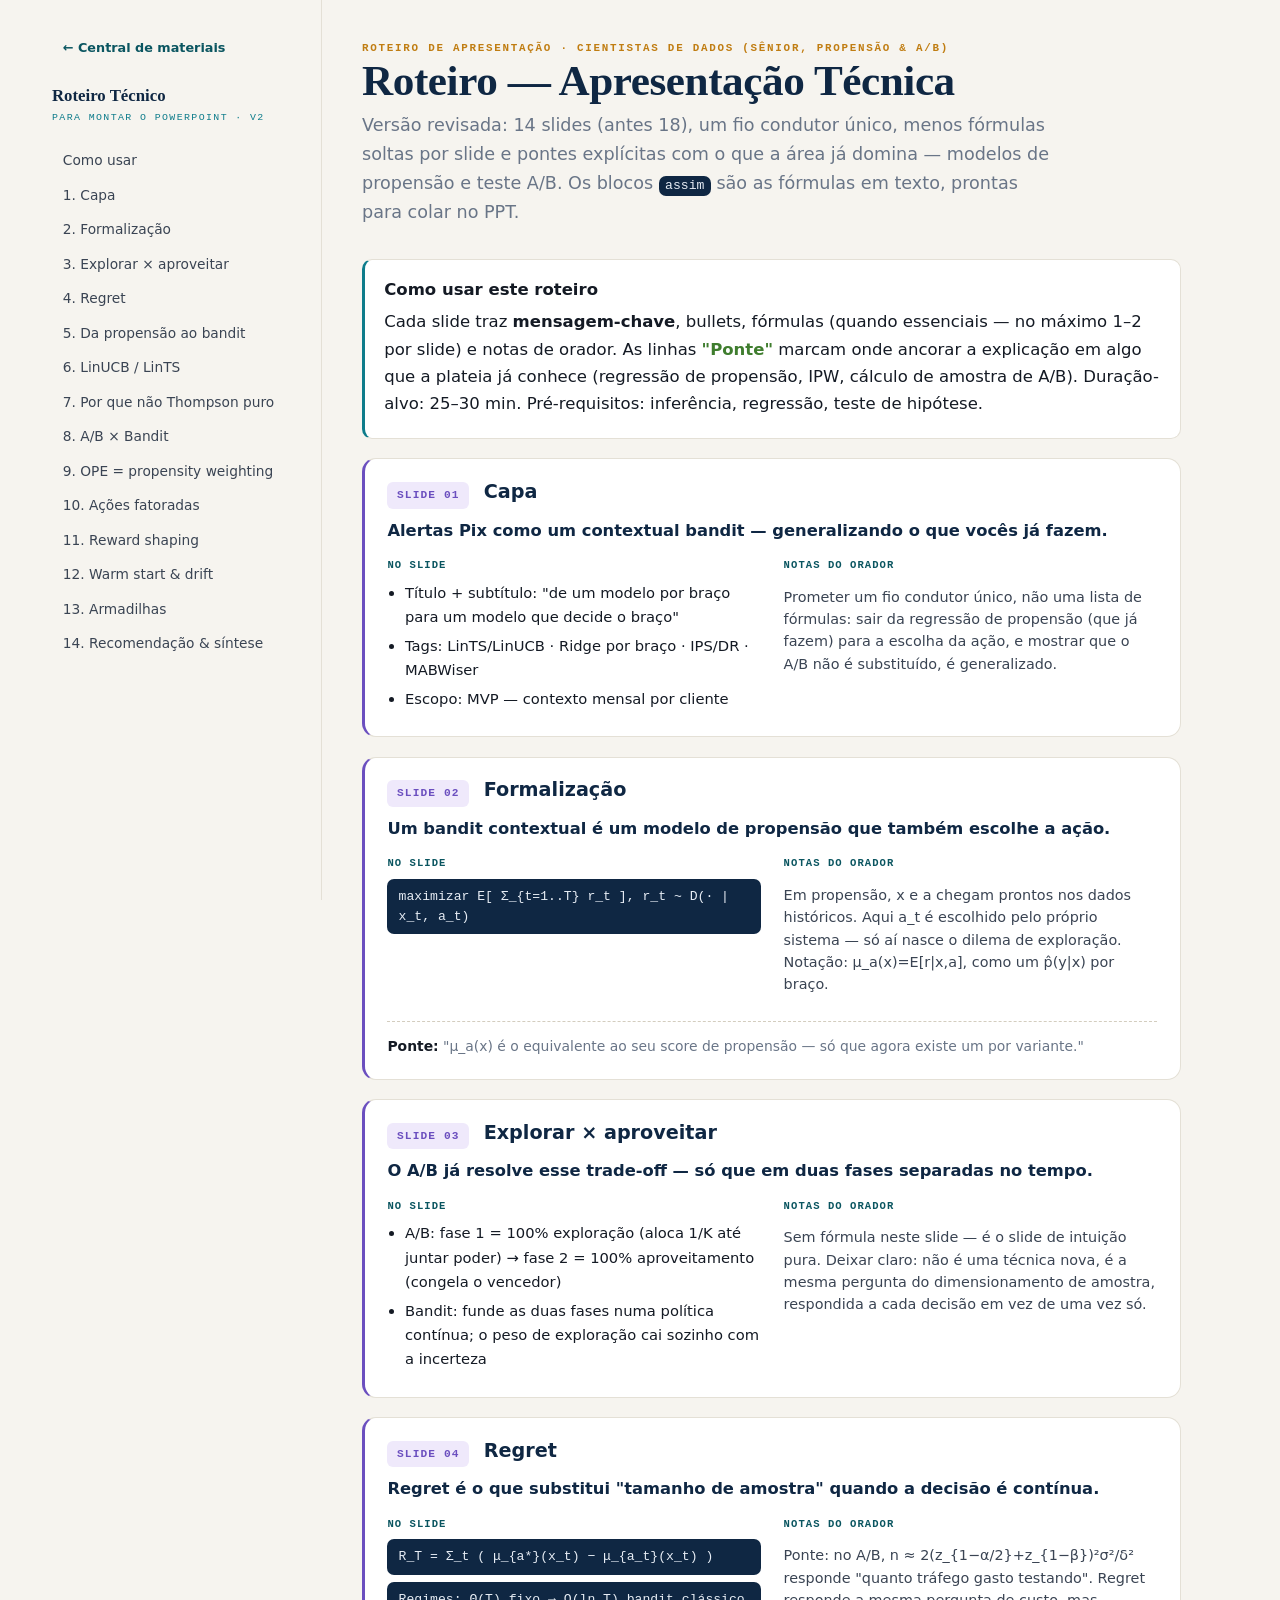
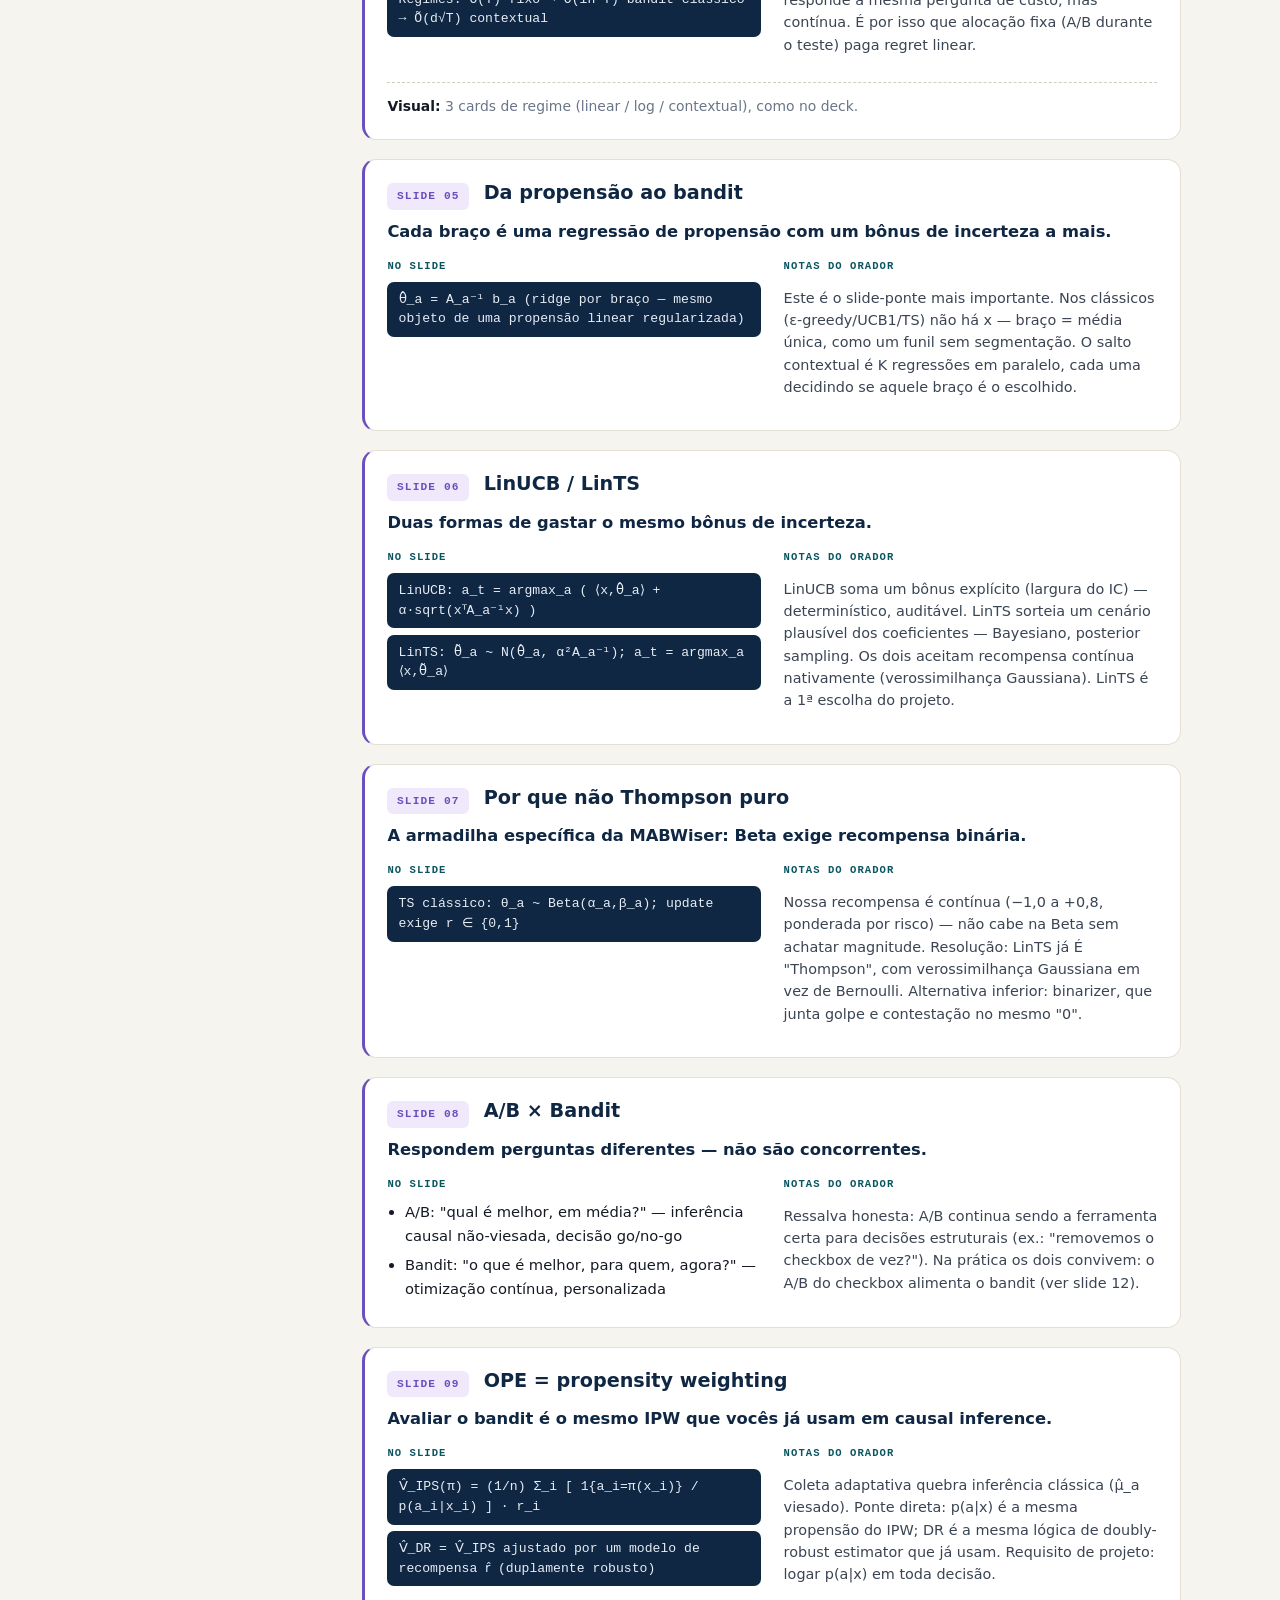
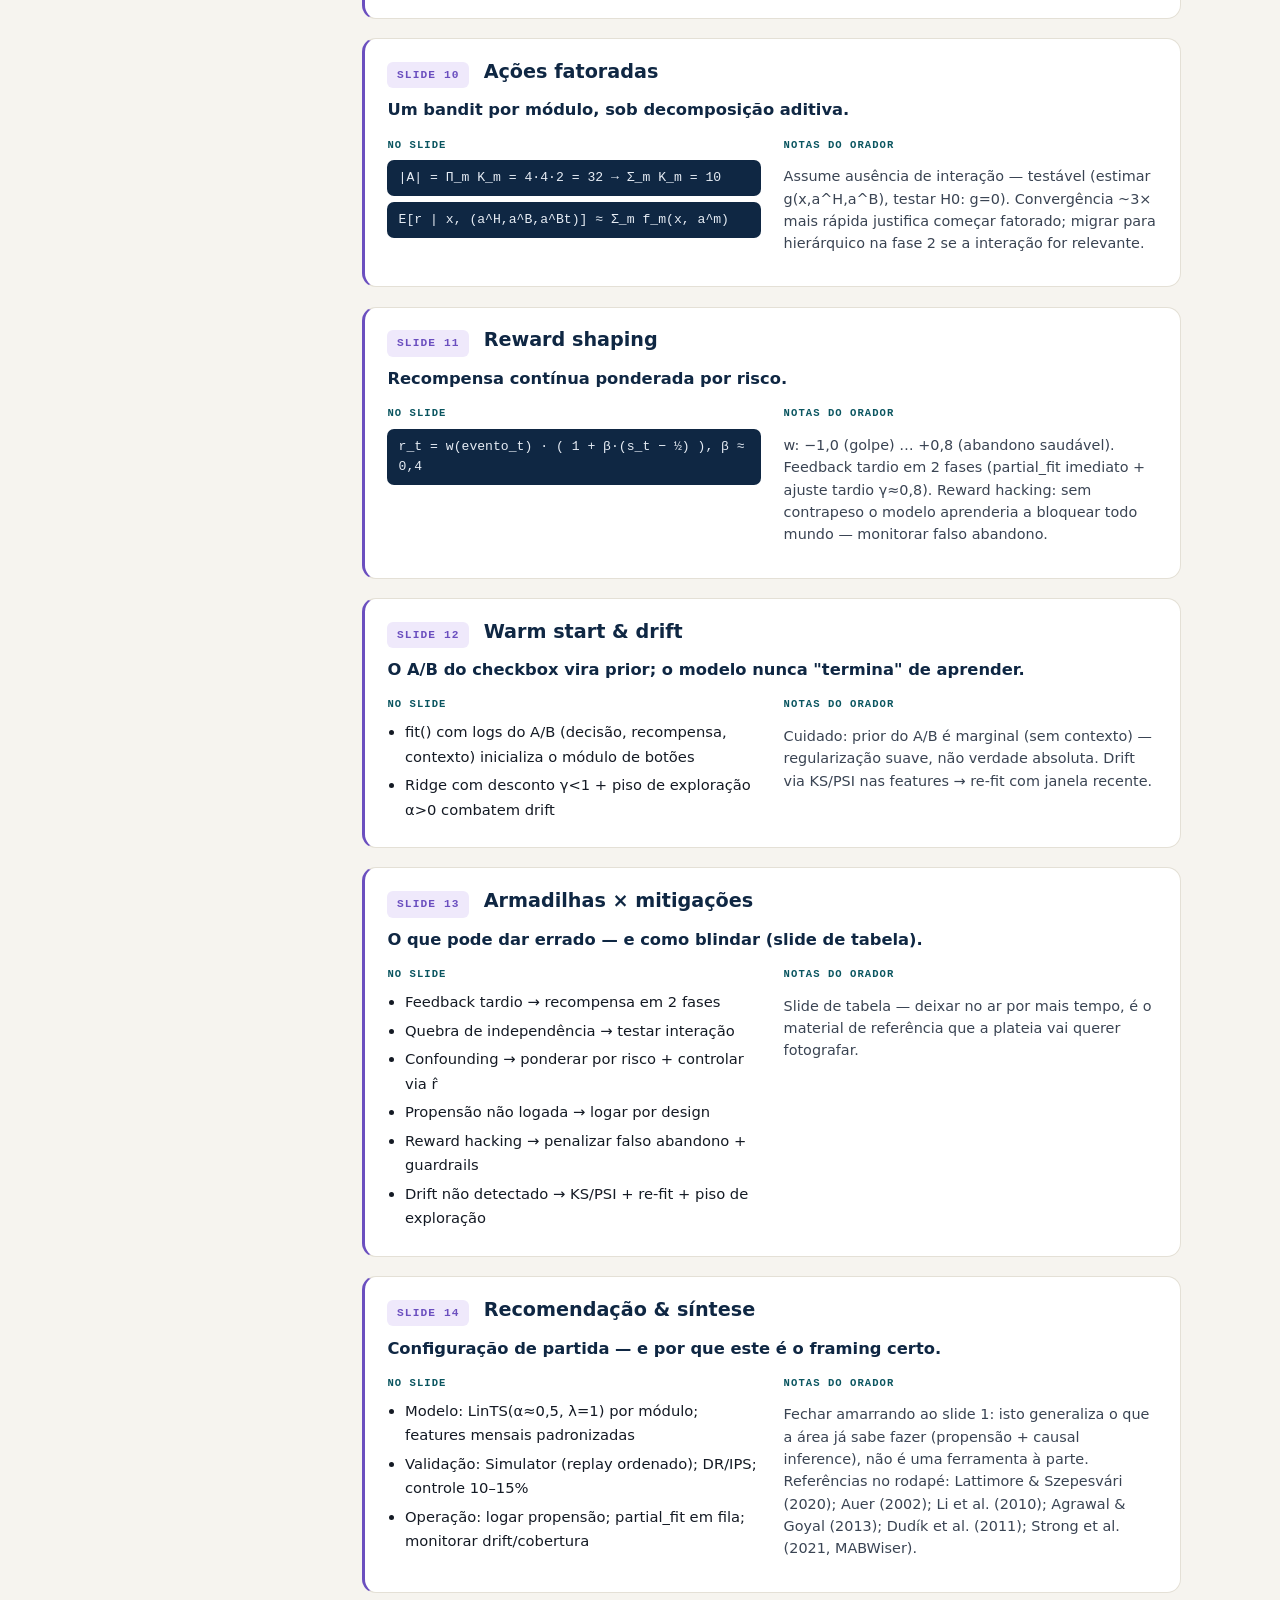
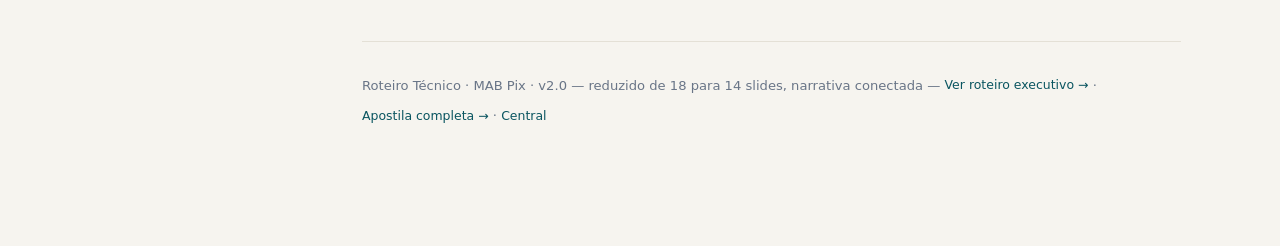
<file: roteiro-tecnico.html>
<!DOCTYPE html>
<html lang="pt-BR">
<head>
<meta charset="UTF-8">
<meta name="viewport" content="width=device-width, initial-scale=1.0">
<title>Roteiro — Apresentação Técnica · MAB Pix</title>
<link rel="stylesheet" href="assets/style.css">
<style>
  .sl{background:var(--paper);border:1px solid var(--line);border-radius:14px;padding:1.3rem 1.4rem;margin:1.2rem 0;border-left:3px solid var(--violet)}
  .sl-h{display:flex;align-items:baseline;gap:.9rem;flex-wrap:wrap}
  .sl-n{font-family:var(--mono);font-size:.7rem;letter-spacing:.1em;text-transform:uppercase;color:var(--violet);background:var(--violet-bg);padding:.25rem .6rem;border-radius:6px;font-weight:600}
  .sl-h h3{margin:0;font-size:1.2rem}
  .sl-msg{margin:.7rem 0 .9rem;font-size:1.02rem;color:var(--navy);font-weight:600;line-height:1.4}
  .sl-bridge{font-family:var(--mono);font-size:.68rem;letter-spacing:.08em;text-transform:uppercase;color:var(--lime);margin:0 0 .7rem}
  .sl-grid{display:grid;grid-template-columns:1fr 1fr;gap:1.4rem}
  .sl h5{font-family:var(--mono);font-size:.66rem;letter-spacing:.1em;text-transform:uppercase;color:var(--cyan-ink);margin:0 0 .4rem}
  .sl ul{margin:.2rem 0;padding-left:1.1rem}.sl li{margin:.28rem 0;font-size:.92rem}
  .sl-notes{font-size:.9rem;color:var(--ink-2);line-height:1.55}
  .fx{font-family:var(--mono);font-size:.82rem;background:#0f2743;color:#e7edf5;padding:.5rem .7rem;border-radius:7px;margin:.4rem 0;display:block;overflow-x:auto;line-height:1.5}
  .sl-visual{margin-top:.9rem;padding-top:.8rem;border-top:1px dashed var(--line-2);font-size:.87rem;color:var(--mut)}
  .sl-visual strong{color:var(--ink)}
  @media(max-width:720px){.sl-grid{grid-template-columns:1fr}}
</style>
</head>
<body>
<div class="doc">
  <aside class="toc">
    <a class="home" href="index.html">← Central de materiais</a>
    <div class="brand">Roteiro Técnico<small>Para montar o PowerPoint · v2</small></div>
    <nav>
      <a href="#uso">Como usar</a>
      <a href="#s1">1. Capa</a>
      <a href="#s2">2. Formalização</a>
      <a href="#s3">3. Explorar × aproveitar</a>
      <a href="#s4">4. Regret</a>
      <a href="#s5">5. Da propensão ao bandit</a>
      <a href="#s6">6. LinUCB / LinTS</a>
      <a href="#s7">7. Por que não Thompson puro</a>
      <a href="#s8">8. A/B × Bandit</a>
      <a href="#s9">9. OPE = propensity weighting</a>
      <a href="#s10">10. Ações fatoradas</a>
      <a href="#s11">11. Reward shaping</a>
      <a href="#s12">12. Warm start &amp; drift</a>
      <a href="#s13">13. Armadilhas</a>
      <a href="#s14">14. Recomendação &amp; síntese</a>
    </nav>
  </aside>

  <main>
    <div class="tag-part" style="margin-top:0">Roteiro de apresentação · Cientistas de dados (sênior, propensão &amp; A/B)</div>
    <h1>Roteiro — Apresentação Técnica</h1>
    <p class="subtitle">Versão revisada: 14 slides (antes 18), um fio condutor único, menos fórmulas soltas por slide e pontes explícitas com o que a área já domina — modelos de propensão e teste A/B. Os blocos <span class="fx" style="display:inline;padding:.15rem .4rem">assim</span> são as fórmulas em texto, prontas para colar no PPT.</p>

    <div class="callout" id="uso">
      <div class="h">Como usar este roteiro</div>
      <p>Cada slide traz <strong>mensagem-chave</strong>, bullets, fórmulas (quando essenciais — no máximo 1–2 por slide) e notas de orador. As linhas <span style="color:var(--lime);font-weight:600">"Ponte"</span> marcam onde ancorar a explicação em algo que a plateia já conhece (regressão de propensão, IPW, cálculo de amostra de A/B). Duração-alvo: 25–30 min. Pré-requisitos: inferência, regressão, teste de hipótese.</p>
    </div>

    <article class="sl" id="s1">
      <div class="sl-h"><span class="sl-n">Slide 01</span><h3>Capa</h3></div>
      <div class="sl-msg">Alertas Pix como um contextual bandit — generalizando o que vocês já fazem.</div>
      <div class="sl-grid">
        <div><h5>No slide</h5><ul>
          <li>Título + subtítulo: "de um modelo por braço para um modelo que decide o braço"</li>
          <li>Tags: LinTS/LinUCB · Ridge por braço · IPS/DR · MABWiser</li>
          <li>Escopo: MVP — contexto mensal por cliente</li>
        </ul></div>
        <div><h5>Notas do orador</h5><p class="sl-notes">Prometer um fio condutor único, não uma lista de fórmulas: sair da regressão de propensão (que já fazem) para a escolha da ação, e mostrar que o A/B não é substituído, é generalizado.</p></div>
      </div>
    </article>

    <article class="sl" id="s2">
      <div class="sl-h"><span class="sl-n">Slide 02</span><h3>Formalização</h3></div>
      <div class="sl-msg">Um bandit contextual é um modelo de propensão que também escolhe a ação.</div>
      <div class="sl-grid">
        <div><h5>No slide</h5>
        <span class="fx">maximizar  E[ Σ_{t=1..T} r_t ],  r_t ~ D(· | x_t, a_t)</span>
        </div>
        <div><h5>Notas do orador</h5><p class="sl-notes">Em propensão, x e a chegam prontos nos dados históricos. Aqui a_t é escolhido pelo próprio sistema — só aí nasce o dilema de exploração. Notação: μ_a(x)=E[r|x,a], como um p̂(y|x) por braço.</p></div>
      </div>
      <div class="sl-visual"><strong>Ponte:</strong> "μ_a(x) é o equivalente ao seu score de propensão — só que agora existe um por variante."</div>
    </article>

    <article class="sl" id="s3">
      <div class="sl-h"><span class="sl-n">Slide 03</span><h3>Explorar × aproveitar</h3></div>
      <div class="sl-msg">O A/B já resolve esse trade-off — só que em duas fases separadas no tempo.</div>
      <div class="sl-grid">
        <div><h5>No slide</h5><ul>
          <li>A/B: fase 1 = 100% exploração (aloca 1/K até juntar poder) → fase 2 = 100% aproveitamento (congela o vencedor)</li>
          <li>Bandit: funde as duas fases numa política contínua; o peso de exploração cai sozinho com a incerteza</li>
        </ul></div>
        <div><h5>Notas do orador</h5><p class="sl-notes">Sem fórmula neste slide — é o slide de intuição pura. Deixar claro: não é uma técnica nova, é a mesma pergunta do dimensionamento de amostra, respondida a cada decisão em vez de uma vez só.</p></div>
      </div>
    </article>

    <article class="sl" id="s4">
      <div class="sl-h"><span class="sl-n">Slide 04</span><h3>Regret</h3></div>
      <div class="sl-msg">Regret é o que substitui "tamanho de amostra" quando a decisão é contínua.</div>
      <div class="sl-grid">
        <div><h5>No slide</h5>
        <span class="fx">R_T = Σ_t ( μ_{a*}(x_t) − μ_{a_t}(x_t) )</span>
        <span class="fx">Regimes:  Θ(T) fixo  →  O(ln T) bandit clássico  →  Õ(d√T) contextual</span>
        </div>
        <div><h5>Notas do orador</h5><p class="sl-notes">Ponte: no A/B, n ≈ 2(z_{1−α/2}+z_{1−β})²σ²/δ² responde "quanto tráfego gasto testando". Regret responde a mesma pergunta de custo, mas contínua. É por isso que alocação fixa (A/B durante o teste) paga regret linear.</p></div>
      </div>
      <div class="sl-visual"><strong>Visual:</strong> 3 cards de regime (linear / log / contextual), como no deck.</div>
    </article>

    <article class="sl" id="s5">
      <div class="sl-h"><span class="sl-n">Slide 05</span><h3>Da propensão ao bandit</h3></div>
      <div class="sl-msg">Cada braço é uma regressão de propensão com um bônus de incerteza a mais.</div>
      <div class="sl-grid">
        <div><h5>No slide</h5>
        <span class="fx">θ̂_a = A_a⁻¹ b_a   (ridge por braço — mesmo objeto de uma propensão linear regularizada)</span>
        </div>
        <div><h5>Notas do orador</h5><p class="sl-notes">Este é o slide-ponte mais importante. Nos clássicos (ε-greedy/UCB1/TS) não há x — braço = média única, como um funil sem segmentação. O salto contextual é K regressões em paralelo, cada uma decidindo se aquele braço é o escolhido.</p></div>
      </div>
    </article>

    <article class="sl" id="s6">
      <div class="sl-h"><span class="sl-n">Slide 06</span><h3>LinUCB / LinTS</h3></div>
      <div class="sl-msg">Duas formas de gastar o mesmo bônus de incerteza.</div>
      <div class="sl-grid">
        <div><h5>No slide</h5>
        <span class="fx">LinUCB:  a_t = argmax_a ( ⟨x,θ̂_a⟩ + α·sqrt(xᵀA_a⁻¹x) )</span>
        <span class="fx">LinTS:  θ̃_a ~ N(θ̂_a, α²A_a⁻¹);  a_t = argmax_a ⟨x,θ̃_a⟩</span>
        </div>
        <div><h5>Notas do orador</h5><p class="sl-notes">LinUCB soma um bônus explícito (largura do IC) — determinístico, auditável. LinTS sorteia um cenário plausível dos coeficientes — Bayesiano, posterior sampling. Os dois aceitam recompensa contínua nativamente (verossimilhança Gaussiana). LinTS é a 1ª escolha do projeto.</p></div>
      </div>
    </article>

    <article class="sl" id="s7">
      <div class="sl-h"><span class="sl-n">Slide 07</span><h3>Por que não Thompson puro</h3></div>
      <div class="sl-msg">A armadilha específica da MABWiser: Beta exige recompensa binária.</div>
      <div class="sl-grid">
        <div><h5>No slide</h5>
        <span class="fx">TS clássico:  θ_a ~ Beta(α_a,β_a);  update exige r ∈ {0,1}</span>
        </div>
        <div><h5>Notas do orador</h5><p class="sl-notes">Nossa recompensa é contínua (−1,0 a +0,8, ponderada por risco) — não cabe na Beta sem achatar magnitude. Resolução: LinTS já É "Thompson", com verossimilhança Gaussiana em vez de Bernoulli. Alternativa inferior: binarizer, que junta golpe e contestação no mesmo "0".</p></div>
      </div>
    </article>

    <article class="sl" id="s8">
      <div class="sl-h"><span class="sl-n">Slide 08</span><h3>A/B × Bandit</h3></div>
      <div class="sl-msg">Respondem perguntas diferentes — não são concorrentes.</div>
      <div class="sl-grid">
        <div><h5>No slide</h5><ul>
          <li>A/B: "qual é melhor, em média?" — inferência causal não-viesada, decisão go/no-go</li>
          <li>Bandit: "o que é melhor, para quem, agora?" — otimização contínua, personalizada</li>
        </ul></div>
        <div><h5>Notas do orador</h5><p class="sl-notes">Ressalva honesta: A/B continua sendo a ferramenta certa para decisões estruturais (ex.: "removemos o checkbox de vez?"). Na prática os dois convivem: o A/B do checkbox alimenta o bandit (ver slide 12).</p></div>
      </div>
    </article>

    <article class="sl" id="s9">
      <div class="sl-h"><span class="sl-n">Slide 09</span><h3>OPE = propensity weighting</h3></div>
      <div class="sl-msg">Avaliar o bandit é o mesmo IPW que vocês já usam em causal inference.</div>
      <div class="sl-grid">
        <div><h5>No slide</h5>
        <span class="fx">V̂_IPS(π) = (1/n) Σ_i [ 1{a_i=π(x_i)} / p(a_i|x_i) ] · r_i</span>
        <span class="fx">V̂_DR = V̂_IPS ajustado por um modelo de recompensa r̂ (duplamente robusto)</span>
        </div>
        <div><h5>Notas do orador</h5><p class="sl-notes">Coleta adaptativa quebra inferência clássica (μ̂_a viesado). Ponte direta: p(a|x) é a mesma propensão do IPW; DR é a mesma lógica de doubly-robust estimator que já usam. Requisito de projeto: logar p(a|x) em toda decisão.</p></div>
      </div>
    </article>

    <article class="sl" id="s10">
      <div class="sl-h"><span class="sl-n">Slide 10</span><h3>Ações fatoradas</h3></div>
      <div class="sl-msg">Um bandit por módulo, sob decomposição aditiva.</div>
      <div class="sl-grid">
        <div><h5>No slide</h5>
        <span class="fx">|A| = Π_m K_m = 4·4·2 = 32  →  Σ_m K_m = 10</span>
        <span class="fx">E[r | x, (a^H,a^B,a^Bt)] ≈ Σ_m f_m(x, a^m)</span>
        </div>
        <div><h5>Notas do orador</h5><p class="sl-notes">Assume ausência de interação — testável (estimar g(x,a^H,a^B), testar H0: g=0). Convergência ~3× mais rápida justifica começar fatorado; migrar para hierárquico na fase 2 se a interação for relevante.</p></div>
      </div>
    </article>

    <article class="sl" id="s11">
      <div class="sl-h"><span class="sl-n">Slide 11</span><h3>Reward shaping</h3></div>
      <div class="sl-msg">Recompensa contínua ponderada por risco.</div>
      <div class="sl-grid">
        <div><h5>No slide</h5>
        <span class="fx">r_t = w(evento_t) · ( 1 + β·(s_t − ½) ),  β ≈ 0,4</span>
        </div>
        <div><h5>Notas do orador</h5><p class="sl-notes">w: −1,0 (golpe) … +0,8 (abandono saudável). Feedback tardio em 2 fases (partial_fit imediato + ajuste tardio γ≈0,8). Reward hacking: sem contrapeso o modelo aprenderia a bloquear todo mundo — monitorar falso abandono.</p></div>
      </div>
    </article>

    <article class="sl" id="s12">
      <div class="sl-h"><span class="sl-n">Slide 12</span><h3>Warm start &amp; drift</h3></div>
      <div class="sl-msg">O A/B do checkbox vira prior; o modelo nunca "termina" de aprender.</div>
      <div class="sl-grid">
        <div><h5>No slide</h5><ul>
          <li>fit() com logs do A/B (decisão, recompensa, contexto) inicializa o módulo de botões</li>
          <li>Ridge com desconto γ&lt;1 + piso de exploração α&gt;0 combatem drift</li>
        </ul></div>
        <div><h5>Notas do orador</h5><p class="sl-notes">Cuidado: prior do A/B é marginal (sem contexto) — regularização suave, não verdade absoluta. Drift via KS/PSI nas features → re-fit com janela recente.</p></div>
      </div>
    </article>

    <article class="sl" id="s13">
      <div class="sl-h"><span class="sl-n">Slide 13</span><h3>Armadilhas × mitigações</h3></div>
      <div class="sl-msg">O que pode dar errado — e como blindar (slide de tabela).</div>
      <div class="sl-grid">
        <div><h5>No slide</h5><ul>
          <li>Feedback tardio → recompensa em 2 fases</li>
          <li>Quebra de independência → testar interação</li>
          <li>Confounding → ponderar por risco + controlar via r̂</li>
          <li>Propensão não logada → logar por design</li>
          <li>Reward hacking → penalizar falso abandono + guardrails</li>
          <li>Drift não detectado → KS/PSI + re-fit + piso de exploração</li>
        </ul></div>
        <div><h5>Notas do orador</h5><p class="sl-notes">Slide de tabela — deixar no ar por mais tempo, é o material de referência que a plateia vai querer fotografar.</p></div>
      </div>
    </article>

    <article class="sl" id="s14">
      <div class="sl-h"><span class="sl-n">Slide 14</span><h3>Recomendação &amp; síntese</h3></div>
      <div class="sl-msg">Configuração de partida — e por que este é o framing certo.</div>
      <div class="sl-grid">
        <div><h5>No slide</h5><ul>
          <li>Modelo: LinTS(α≈0,5, λ=1) por módulo; features mensais padronizadas</li>
          <li>Validação: Simulator (replay ordenado); DR/IPS; controle 10–15%</li>
          <li>Operação: logar propensão; partial_fit em fila; monitorar drift/cobertura</li>
        </ul></div>
        <div><h5>Notas do orador</h5><p class="sl-notes">Fechar amarrando ao slide 1: isto generaliza o que a área já sabe fazer (propensão + causal inference), não é uma ferramenta à parte. Referências no rodapé: Lattimore &amp; Szepesvári (2020); Auer (2002); Li et al. (2010); Agrawal &amp; Goyal (2013); Dudík et al. (2011); Strong et al. (2021, MABWiser).</p></div>
      </div>
    </article>

    <div class="footer">
      Roteiro Técnico · MAB Pix · v2.0 — reduzido de 18 para 14 slides, narrativa conectada —
      <a class="backtop" href="roteiro-executivo.html">Ver roteiro executivo →</a> ·
      <a class="backtop" href="apostila.html">Apostila completa →</a> ·
      <a class="backtop" href="index.html">Central</a>
    </div>
  </main>
</div>
</body>
</html>
</file>
<file: assets/style.css>
/* =========================================================================
   MAB Pix — folha de estilo compartilhada (100% offline, sem CDN)
   Fontes de sistema, math em CSS puro. Tema documentação (claro) + utilitários.
   ========================================================================= */
:root{
  --sans: ui-sans-serif, system-ui, -apple-system, "Segoe UI", Roboto, Helvetica, Arial, sans-serif;
  --serif: ui-serif, Georgia, "Times New Roman", Cambria, serif;
  --mono: ui-monospace, "SF Mono", "Cascadia Code", "Segoe UI Mono", Consolas, "Liberation Mono", monospace;

  --bg:#f6f4ef;            /* parchment */
  --paper:#ffffff;
  --ink:#141a24;
  --ink-2:#3a4453;
  --mut:#697587;
  --line:#e4e0d6;
  --line-2:#d3cdbf;

  --navy:#0f2743;
  --cyan:#0e7c8b;
  --cyan-ink:#0a5560;
  --violet:#6b4fbf;
  --amber:#c07d12;
  --amber-bg:#fbf1dd;
  --lime:#3f7d2e;
  --rose:#c0405a;
  --rose-bg:#fbe9ec;
  --mint-bg:#e6f4ee;
  --cyan-bg:#e3f1f3;
  --violet-bg:#efe9fb;
}

*{box-sizing:border-box}
html{scroll-behavior:smooth}
body{margin:0;font-family:var(--sans);color:var(--ink);background:var(--bg);line-height:1.65;
  -webkit-font-smoothing:antialiased;font-size:16.5px}

/* ---------- layout ---------- */
.wrap{max-width:1180px;margin:0 auto;padding:0 clamp(1rem,4vw,2.5rem)}
.doc{display:grid;grid-template-columns:270px minmax(0,1fr);gap:2.5rem;max-width:1240px;margin:0 auto;
  padding:0 clamp(1rem,3vw,2rem)}
.doc main{min-width:0;padding:2.5rem 0 6rem;max-width:78ch}

/* ---------- sidebar TOC ---------- */
.toc{position:sticky;top:0;align-self:start;height:100vh;overflow-y:auto;padding:2rem 1rem 2rem 0;
  border-right:1px solid var(--line)}
.toc .brand{font-family:var(--serif);font-weight:600;font-size:1.05rem;line-height:1.25;margin-bottom:.3rem;color:var(--navy)}
.toc .brand small{display:block;font-family:var(--mono);font-size:.62rem;letter-spacing:.14em;text-transform:uppercase;color:var(--cyan);margin-top:.35rem;font-weight:500}
.toc nav{margin-top:1.2rem;display:flex;flex-direction:column;gap:.1rem}
.toc a{color:var(--ink-2);text-decoration:none;font-size:.86rem;padding:.32rem .55rem;border-radius:7px;border-left:2px solid transparent;transition:.15s}
.toc a:hover{background:var(--paper);color:var(--ink)}
.toc a.sub{padding-left:1.3rem;font-size:.8rem;color:var(--mut)}
.toc a.part{margin-top:.9rem;font-family:var(--mono);font-size:.62rem;letter-spacing:.13em;text-transform:uppercase;color:var(--amber);pointer-events:none}
.toc .home{display:inline-flex;gap:.4rem;align-items:center;font-size:.8rem;color:var(--cyan-ink);text-decoration:none;margin-bottom:1.4rem;font-weight:600}

/* ---------- typography ---------- */
h1,h2,h3,h4{color:var(--navy);line-height:1.2}
main h1{font-family:var(--serif);font-weight:600;font-size:clamp(1.9rem,4vw,2.7rem);letter-spacing:-.01em;margin:.2rem 0 .3rem}
.subtitle{color:var(--mut);font-size:1.1rem;margin:0 0 2rem;max-width:62ch}
main h2{font-family:var(--serif);font-weight:600;font-size:1.65rem;margin:2.8rem 0 .9rem;padding-top:1.2rem;border-top:1px solid var(--line)}
main h3{font-size:1.18rem;font-weight:650;margin:1.8rem 0 .6rem}
main h4{font-size:1rem;font-weight:650;margin:1.3rem 0 .4rem;color:var(--ink)}
main p{margin:.7rem 0}
main ul,main ol{margin:.7rem 0;padding-left:1.3rem}
main li{margin:.35rem 0}
main strong{font-weight:650;color:var(--ink)}
a{color:var(--cyan-ink)}
.lead{font-size:1.12rem;color:var(--ink-2)}
.mut{color:var(--mut)}
.tag-part{font-family:var(--mono);font-size:.68rem;letter-spacing:.16em;text-transform:uppercase;color:var(--amber);font-weight:600;margin:3.2rem 0 -.4rem}

/* ---------- callouts ---------- */
.callout{border:1px solid var(--line);border-left:3px solid var(--cyan);background:var(--paper);
  border-radius:10px;padding:1rem 1.2rem;margin:1.2rem 0}
.callout.warn{border-left-color:var(--amber);background:var(--amber-bg)}
.callout.crit{border-left-color:var(--rose);background:var(--rose-bg)}
.callout.ok{border-left-color:var(--lime);background:var(--mint-bg)}
.callout .h{font-weight:650;display:flex;gap:.5rem;align-items:center;margin-bottom:.3rem}
.callout p{margin:.3rem 0}
.callout p:first-child{margin-top:0}

/* ---------- code ---------- */
code{font-family:var(--mono);font-size:.86em;background:var(--violet-bg);color:var(--violet);padding:.1rem .38rem;border-radius:5px}
pre{background:var(--navy);color:#e7edf5;border-radius:12px;padding:1.1rem 1.3rem;overflow-x:auto;margin:1rem 0;
  font-family:var(--mono);font-size:.82rem;line-height:1.6;border:1px solid #0a1b30}
pre code{background:none;color:inherit;padding:0;font-size:inherit}
pre .c{color:#7d90a8}  /* comment */
pre .k{color:#8 fd}    /* keyword (unused fallback) */
.pre-label{font-family:var(--mono);font-size:.62rem;letter-spacing:.12em;text-transform:uppercase;color:var(--mut);margin:1rem 0 -.5rem}

/* ---------- tables ---------- */
.tbl{width:100%;border-collapse:collapse;margin:1rem 0;font-size:.92rem;background:var(--paper);
  border:1px solid var(--line);border-radius:10px;overflow:hidden}
.tbl th,.tbl td{text-align:left;padding:.6rem .85rem;border-bottom:1px solid var(--line);vertical-align:top}
.tbl th{background:#f0ede5;font-family:var(--mono);font-size:.66rem;letter-spacing:.08em;text-transform:uppercase;color:var(--cyan-ink);font-weight:600}
.tbl tr:last-child td{border-bottom:none}
.tbl td.g{color:var(--lime);font-weight:600}
.tbl td.r{color:var(--rose);font-weight:600}
.tbl td.y{color:var(--amber);font-weight:600}
.tbl tr.hi td{background:var(--cyan-bg)}

/* ---------- CSS math (offline, sem MathJax) ---------- */
.eq{display:block;overflow-x:auto;background:var(--paper);border:1px solid var(--line);
  border-left:2px solid var(--cyan);border-radius:9px;padding:.7rem 1.1rem;margin:1rem 0;
  font-family:var(--serif);font-size:1.08rem;text-align:center;color:var(--ink)}
.eq.v{border-left-color:var(--violet)}
.eq.a{border-left-color:var(--amber)}
.m{font-family:var(--serif);font-style:italic}          /* variável */
.mn{font-family:var(--serif);font-style:normal}         /* operador/nome */
.frac{display:inline-flex;flex-direction:column;vertical-align:-.55em;text-align:center;margin:0 .18em}
.frac>.n{padding:0 .45em}
.frac>.d{padding:.08em .45em 0;border-top:1.5px solid currentColor}
.rad{border-top:1.5px solid currentColor;padding:.05em .25em 0;margin-left:.08em}
.op{font-style:normal;font-family:var(--serif)}
sub,sup{font-size:.72em;line-height:0}
.eqn-ref{color:var(--mut);font-family:var(--mono);font-size:.8rem;float:right}

/* ---------- misc ---------- */
.pillrow{display:flex;gap:.5rem;flex-wrap:wrap;margin:1rem 0}
.pill{font-family:var(--mono);font-size:.72rem;padding:.3rem .7rem;border-radius:999px;background:var(--paper);
  border:1px solid var(--line-2);color:var(--ink-2)}
.pill.on{background:var(--cyan);color:#fff;border-color:transparent}
.grid2{display:grid;grid-template-columns:1fr 1fr;gap:1.2rem;margin:1rem 0}
.grid3{display:grid;grid-template-columns:repeat(3,1fr);gap:1.1rem;margin:1rem 0}
.card{background:var(--paper);border:1px solid var(--line);border-radius:12px;padding:1.1rem 1.2rem}
.card h4{margin:.1rem 0 .5rem}
.card p{margin:.3rem 0;font-size:.92rem;color:var(--ink-2)}
hr{border:none;border-top:1px solid var(--line);margin:2rem 0}
.footer{border-top:1px solid var(--line);margin-top:3rem;padding:1.5rem 0;color:var(--mut);font-size:.82rem}
.backtop{display:inline-block;margin-top:.6rem;font-size:.78rem;color:var(--cyan-ink);text-decoration:none}

/* ---------- print ---------- */
@media print{
  body{background:#fff;font-size:11.5pt}
  .toc,.nav,.backtop{display:none}
  .doc{display:block}
  .doc main{max-width:100%;padding:0}
  .eq,pre,.card,.tbl{break-inside:avoid}
  main h2{break-after:avoid}
  pre{background:#f4f4f4;color:#111;border-color:#ddd}
  code{background:#eee;color:#333}
}

/* ---------- responsive ---------- */
@media(max-width:860px){
  .doc{grid-template-columns:1fr}
  .toc{position:static;height:auto;border-right:none;border-bottom:1px solid var(--line);padding:1rem 0}
  .toc nav{max-height:none}
  .grid2,.grid3{grid-template-columns:1fr}
}
</file>
